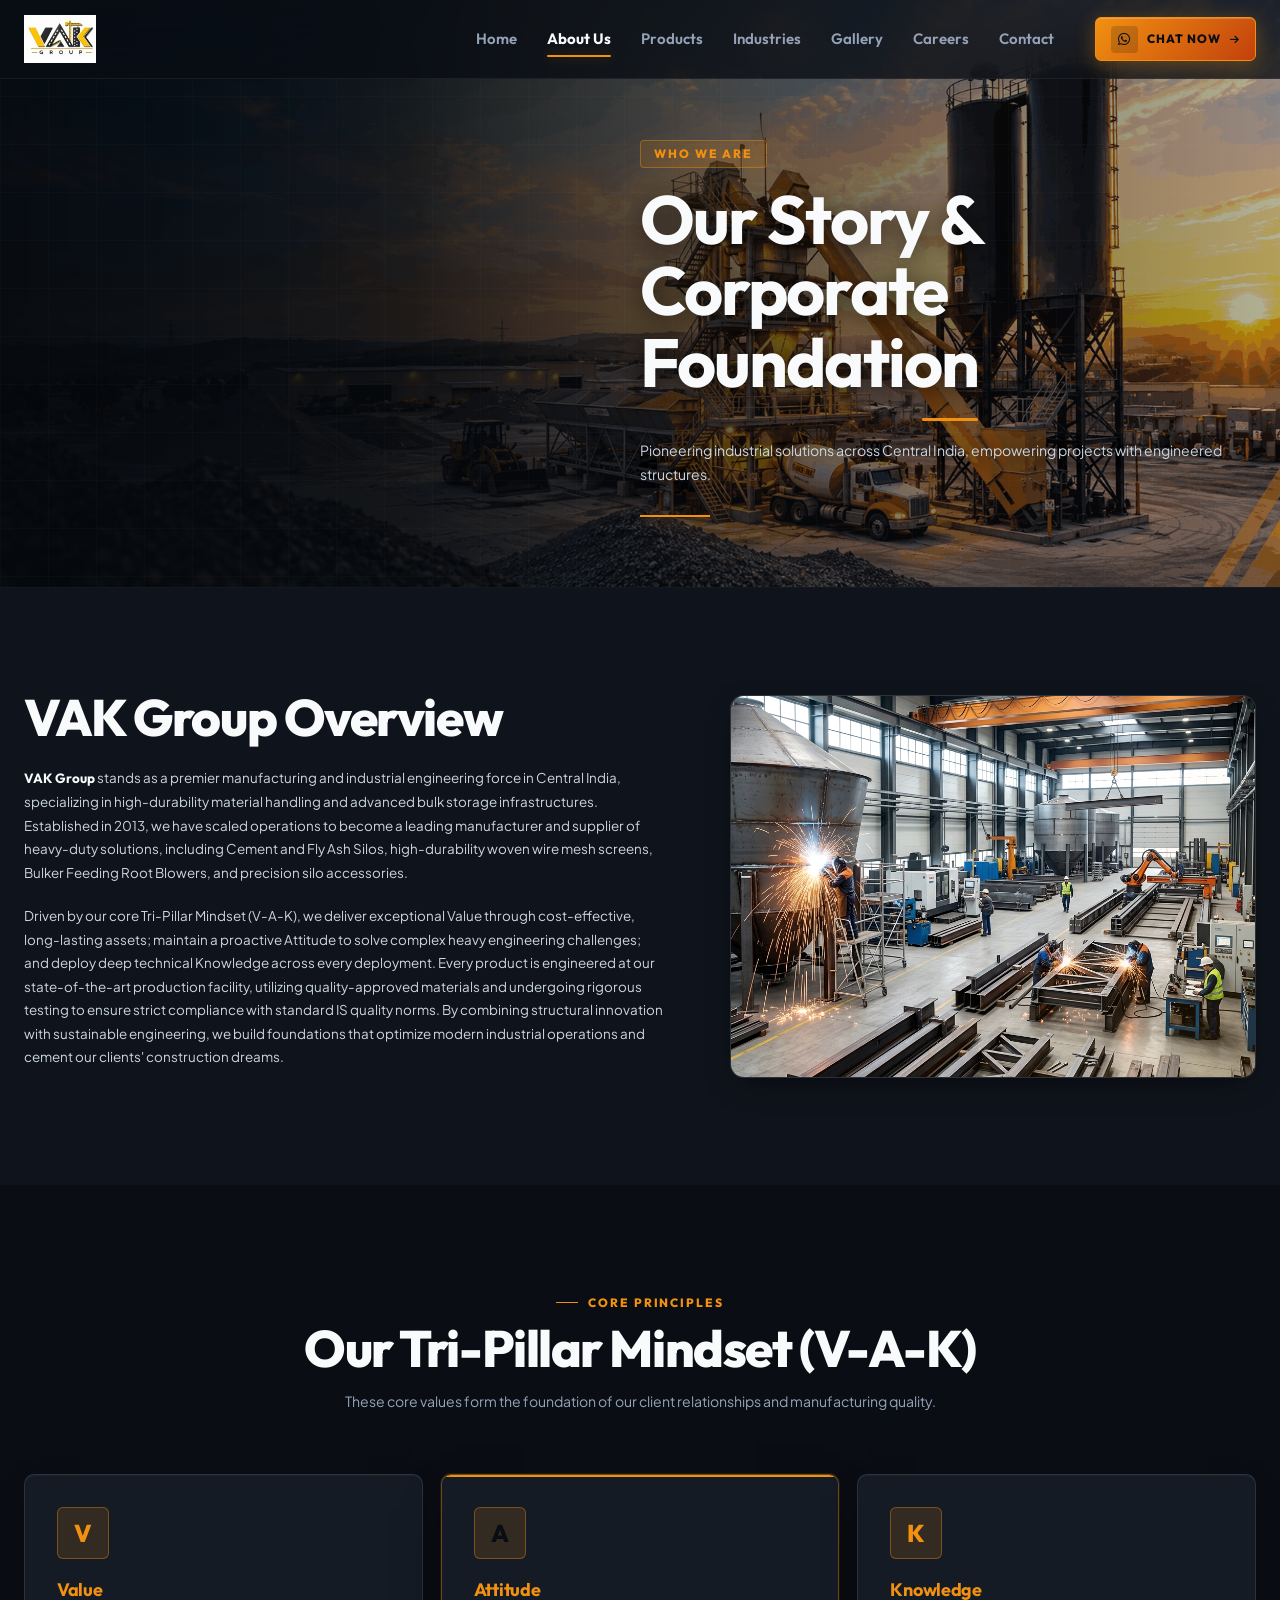
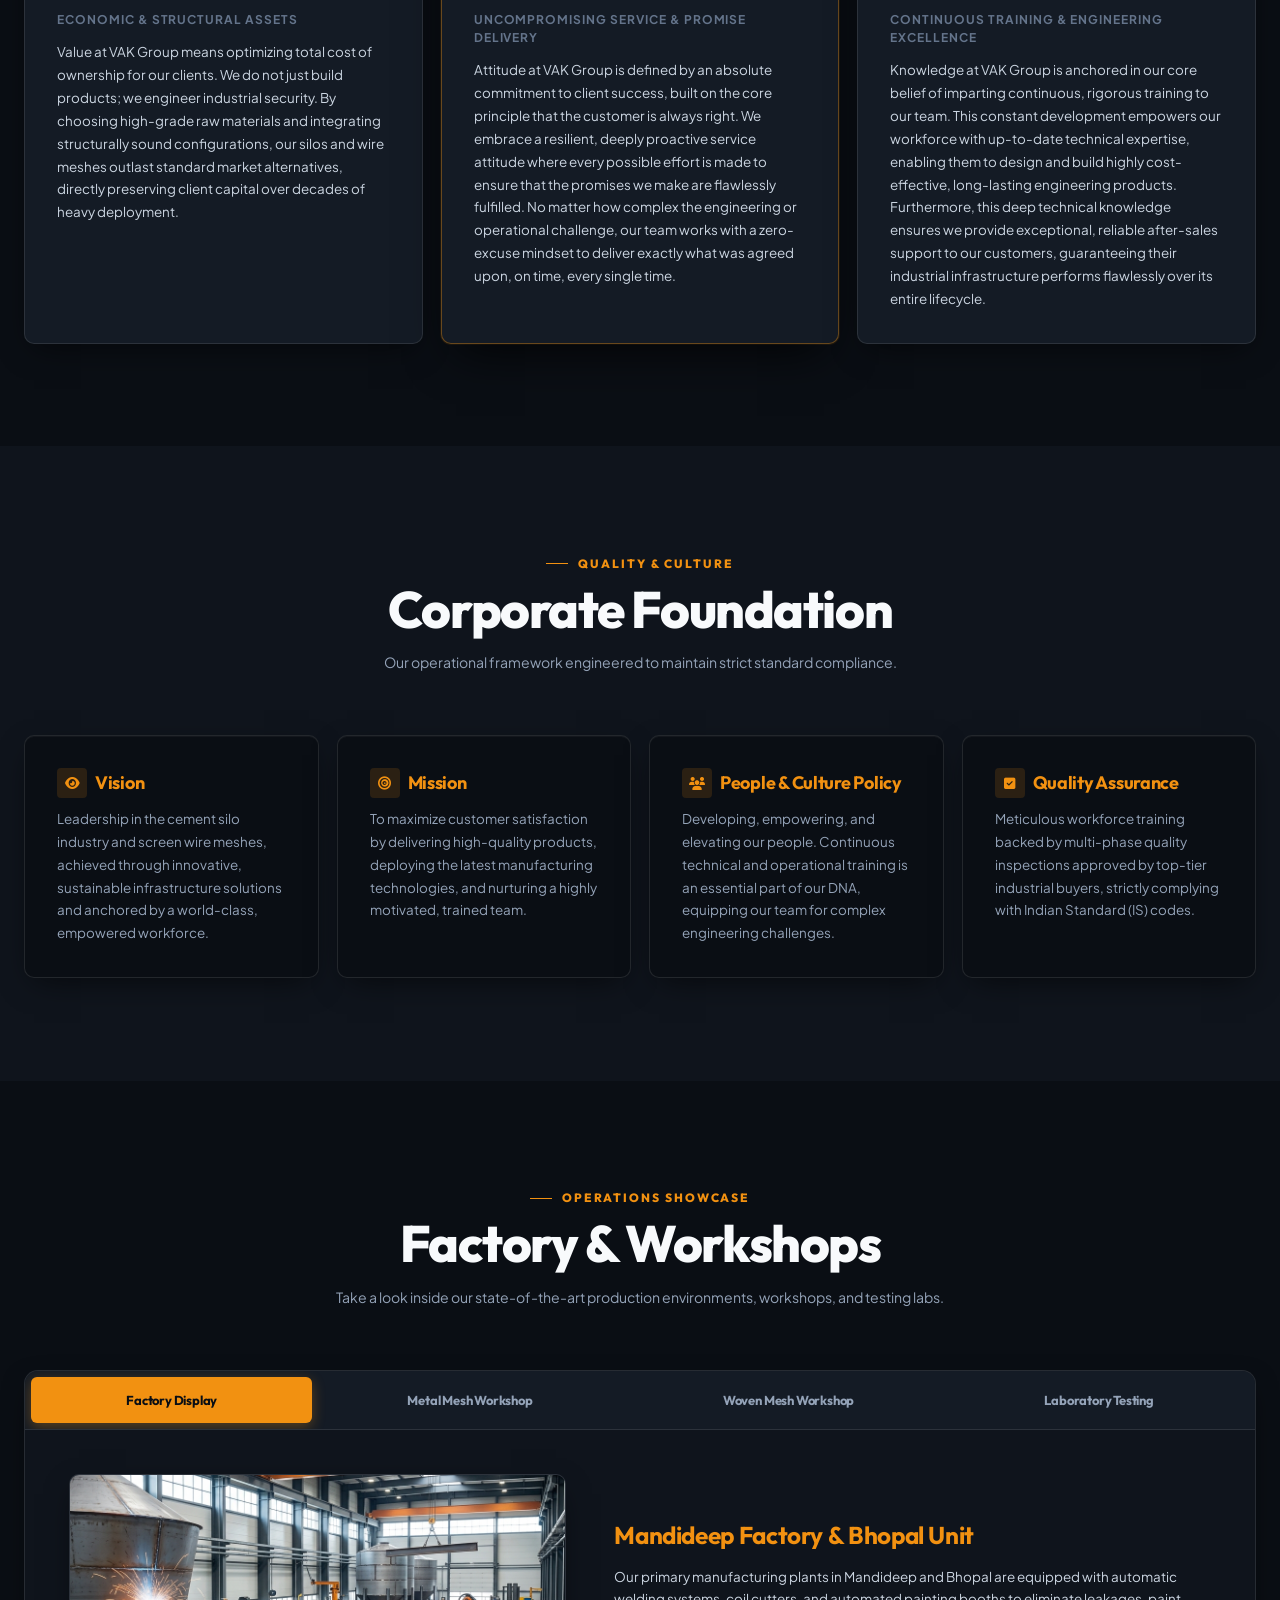
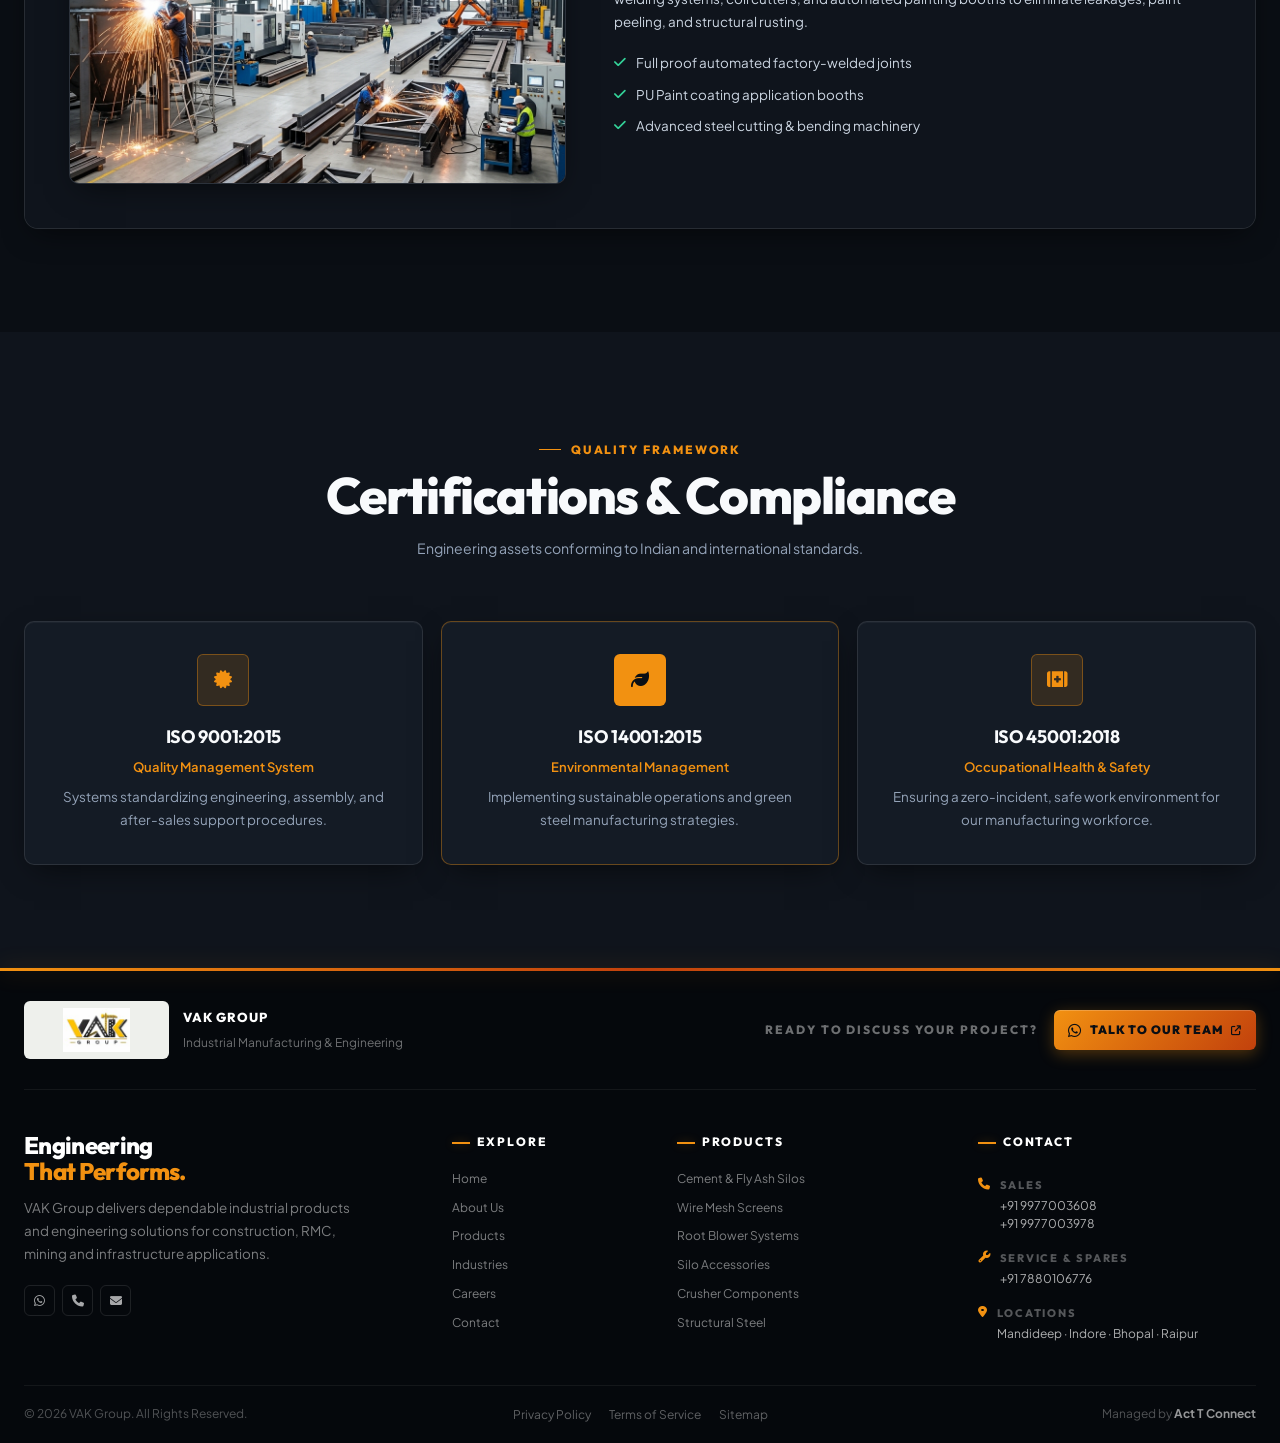
<file: about.html>
<!DOCTYPE html>
<html lang="en">
<head>
    <meta charset="UTF-8">
    <meta name="viewport" content="width=device-width, initial-scale=1.0">
    <title>About Us | VAK Group - Material Handling & Bulk Storage</title>
    <meta name="description" content="Learn about VAK Group, established in 2013, and our Tri-Pillar Mindset (Value, Attitude, Knowledge) driving B2B heavy engineering solutions in Central India.">
    <!-- Font Awesome CDN -->
    <link rel="stylesheet" href="https://cdnjs.cloudflare.com/ajax/libs/font-awesome/6.4.0/css/all.min.css">
    <!-- Custom CSS -->
    <link rel="stylesheet" href="css/dark.css">
    <link rel="stylesheet" href="css/about.css">
</head>
<body>






   <header class="header" id="mainHeader">

    <div class="nav-container">

<!-- LOGO -->
<a href="index.html"
   class="logo-wrapper"
   aria-label="VAK Group Industries">

    <img
        src="images/logo.jpg"
        alt="VAK Group Industries"
        class="logo-image"
    >

</a>


        <!-- DESKTOP NAVIGATION -->
        <nav class="desktop-nav">

            <a href="index.html" class="nav-link ">
                Home
            </a>

            <a href="about.html" class="nav-link active">
                About Us
            </a>

            <a href="products.html" class="nav-link">
                Products
            </a>

            <a href="industries.html" class="nav-link">
                Industries
            </a>

            <a href="gallery.html" class="nav-link">
                Gallery
            </a>

            <a href="careers.html" class="nav-link">
                Careers
            </a>

            <a href="contact.html" class="nav-link">
                Contact
            </a>

        </nav>


        <!-- DESKTOP CTA -->
        <a
            href="#"
            onclick="enquireProduct('General Website Inquiry'); return false;"
            class="nav-cta"
        >
            <span class="cta-whatsapp">
                <i class="fab fa-whatsapp"></i>
            </span>

            <span>Chat Now</span>

            <i class="fas fa-arrow-right cta-arrow"></i>
        </a>


        <!-- MOBILE TOGGLE -->
        <button
            class="menu-toggle"
            id="menuToggle"
            type="button"
            aria-label="Toggle Menu"
            aria-expanded="false"
        >
            <span></span>
            <span></span>
            <span></span>
        </button>

    </div>


    <div class="mobile-menu" id="navMenu">

        <div class="mobile-menu-inner">

            <a href="index.html" class="mobile-nav-link ">
                <span class="menu-number">01</span>
                <span>Home</span>
                <i class="fas fa-arrow-right"></i>
            </a>

            <a href="about.html" class="mobile-nav-link active">
                <span class="menu-number">02</span>
                <span>About Us</span>
                <i class="fas fa-arrow-right"></i>
            </a>

            <a href="products.html" class="mobile-nav-link">
                <span class="menu-number">03</span>
                <span>Products</span>
                <i class="fas fa-arrow-right"></i>
            </a>

            <a href="industries.html" class="mobile-nav-link">
                <span class="menu-number">04</span>
                <span>Industries</span>
                <i class="fas fa-arrow-right"></i>
            </a>

            <a href="gallery.html" class="mobile-nav-link">
                <span class="menu-number">05</span>
                <span>Gallery</span>
                <i class="fas fa-arrow-right"></i>
            </a>

            <a href="careers.html" class="mobile-nav-link">
                <span class="menu-number">06</span>
                <span>Careers</span>
                <i class="fas fa-arrow-right"></i>
            </a>

            <a href="contact.html" class="mobile-nav-link">
                <span class="menu-number">07</span>
                <span>Contact</span>
                <i class="fas fa-arrow-right"></i>
            </a>


            <!-- MOBILE CTA -->
            <a
                href="#"
                onclick="enquireProduct('General Website Inquiry'); return false;"
                class="mobile-cta"
            >
                <span>
                    <i class="fab fa-whatsapp"></i>
                    Chat Now
                </span>

                <i class="fas fa-arrow-right"></i>
            </a>

        </div>

    </div>

</header>






<section class="hero about-hero" id="aboutHero">

    <div class="about-hero-overlay"></div>

    <div class="about-hero-content">

        <span class="hero-tag">
            Who We Are
        </span>

        <h1 class="hero-title">
            Our Story &amp; Corporate Foundation
        </h1>

        <p class="hero-desc">
            Pioneering industrial solutions across Central India,
            empowering projects with engineered structures.
        </p>

        <div class="about-hero-line"></div>

    </div>

</section>

    <!-- Detailed About Us Section -->
    <section class="section section-alt" id="companyIntro">
        <div class="section-container" style="display: grid; grid-template-columns: 1.1fr 0.9fr; gap: 50px; align-items: center;">
            <div>
                <h2 class="section-title" style="text-align: left; margin-bottom: 20px;">VAK Group Overview</h2>
                <p style="margin-bottom: 20px; font-size: 1.05rem; line-height: 1.7; color: var(--text-primary);">
                    <strong>VAK Group</strong> stands as a premier manufacturing and industrial engineering force in Central India, specializing in high-durability material handling and advanced bulk storage infrastructures. Established in 2013, we have scaled operations to become a leading manufacturer and supplier of heavy-duty solutions, including Cement and Fly Ash Silos, high-durability woven wire mesh screens, Bulker Feeding Root Blowers, and precision silo accessories.
                </p>
                <p style="font-size: 1.05rem; line-height: 1.7;">
                    Driven by our core Tri-Pillar Mindset (V-A-K), we deliver exceptional Value through cost-effective, long-lasting assets; maintain a proactive Attitude to solve complex heavy engineering challenges; and deploy deep technical Knowledge across every deployment. Every product is engineered at our state-of-the-art production facility, utilizing quality-approved materials and undergoing rigorous testing to ensure strict compliance with standard IS quality norms. By combining structural innovation with sustainable engineering, we build foundations that optimize modern industrial operations and cement our clients' construction dreams.
                </p>
            </div>
            <div class="hero-visual">
                <div class="hero-image-wrapper">
                    <img src="images/factory_workshop.png" alt="VAK Group Mandideep Factory Floor" width="550" height="400">
                </div>
            </div>
        </div>
    </section>

    <!-- Tri-Pillar Mindset Section -->
    <section class="section" id="triPillarMindset">
        <div class="section-container">
            <div class="section-header">
                <span class="section-tag">Core Principles</span>
                <h2 class="section-title">Our Tri-Pillar Mindset (V-A-K)</h2>
                <p class="section-desc">These core values form the foundation of our client relationships and manufacturing quality.</p>
            </div>
            
            <div class="cards-grid" style="grid-template-columns: repeat(auto-fit, minmax(320px, 1fr));">
                <!-- Value Card -->
                <div class="card">
                    <div class="card-icon" style="background: rgba(242, 145, 17, 0.15); color: var(--accent-color); font-weight: 800; font-size: 1.8rem; font-family: var(--font-heading);">V</div>
                    <h3 class="card-title" style="color: var(--accent-color);">Value</h3>
                    <p class="card-desc" style="font-size: 0.85rem; text-transform: uppercase; margin-bottom: 12px; font-weight: 700; color: var(--text-muted);">Economic & Structural Assets</p>
                    <p class="card-desc" style="color: var(--text-primary);">
                        Value at VAK Group means optimizing total cost of ownership for our clients. We do not just build products; we engineer industrial security. By choosing high-grade raw materials and integrating structurally sound configurations, our silos and wire meshes outlast standard market alternatives, directly preserving client capital over decades of heavy deployment.
                    </p>
                </div>
                
                <!-- Attitude Card -->
                <div class="card" style="border-color: var(--accent-color); box-shadow: 0 0 15px var(--accent-glow);">
                    <div class="card-icon" style="background: var(--accent-color); color: #000; font-weight: 800; font-size: 1.8rem; font-family: var(--font-heading);">A</div>
                    <h3 class="card-title" style="color: var(--accent-color);">Attitude</h3>
                    <p class="card-desc" style="font-size: 0.85rem; text-transform: uppercase; margin-bottom: 12px; font-weight: 700; color: var(--text-muted);">Uncompromising Service & Promise Delivery</p>
                    <p class="card-desc" style="color: var(--text-primary);">
                        Attitude at VAK Group is defined by an absolute commitment to client success, built on the core principle that the customer is always right. We embrace a resilient, deeply proactive service attitude where every possible effort is made to ensure that the promises we make are flawlessly fulfilled. No matter how complex the engineering or operational challenge, our team works with a zero-excuse mindset to deliver exactly what was agreed upon, on time, every single time.
                    </p>
                </div>
                
                <!-- Knowledge Card -->
                <div class="card">
                    <div class="card-icon" style="background: rgba(242, 145, 17, 0.15); color: var(--accent-color); font-weight: 800; font-size: 1.8rem; font-family: var(--font-heading);">K</div>
                    <h3 class="card-title" style="color: var(--accent-color);">Knowledge</h3>
                    <p class="card-desc" style="font-size: 0.85rem; text-transform: uppercase; margin-bottom: 12px; font-weight: 700; color: var(--text-muted);">Continuous Training & Engineering Excellence</p>
                    <p class="card-desc" style="color: var(--text-primary);">
                        Knowledge at VAK Group is anchored in our core belief of imparting continuous, rigorous training to our team. This constant development empowers our workforce with up-to-date technical expertise, enabling them to design and build highly cost-effective, long-lasting engineering products. Furthermore, this deep technical knowledge ensures we provide exceptional, reliable after-sales support to our customers, guaranteeing their industrial infrastructure performs flawlessly over its entire lifecycle.
                    </p>
                </div>
            </div>
        </div>
    </section>

    <!-- Corporate Foundation Section -->
    <section class="section section-alt" id="foundationDetails">
        <div class="section-container">
            <div class="section-header">
                <span class="section-tag">Quality & Culture</span>
                <h2 class="section-title">Corporate Foundation</h2>
                <p class="section-desc">Our operational framework engineered to maintain strict standard compliance.</p>
            </div>
            
            <div class="cards-grid" style="grid-template-columns: repeat(auto-fit, minmax(250px, 1fr));">
                <div class="card" style="background: var(--bg-primary);">
                    <h3 class="card-title" style="color: var(--accent-color); font-size: 1.15rem; margin-bottom: 10px;"><i class="fas fa-eye" style="margin-right: 8px;"></i> Vision</h3>
                    <p class="card-desc">Leadership in the cement silo industry and screen wire meshes, achieved through innovative, sustainable infrastructure solutions and anchored by a world-class, empowered workforce.</p>
                </div>
                <div class="card" style="background: var(--bg-primary);">
                    <h3 class="card-title" style="color: var(--accent-color); font-size: 1.15rem; margin-bottom: 10px;"><i class="fas fa-bullseye" style="margin-right: 8px;"></i> Mission</h3>
                    <p class="card-desc">To maximize customer satisfaction by delivering high-quality products, deploying the latest manufacturing technologies, and nurturing a highly motivated, trained team.</p>
                </div>
                <div class="card" style="background: var(--bg-primary);">
                    <h3 class="card-title" style="color: var(--accent-color); font-size: 1.15rem; margin-bottom: 10px;"><i class="fas fa-users" style="margin-right: 8px;"></i> People & Culture Policy</h3>
                    <p class="card-desc">Developing, empowering, and elevating our people. Continuous technical and operational training is an essential part of our DNA, equipping our team for complex engineering challenges.</p>
                </div>
                <div class="card" style="background: var(--bg-primary);">
                    <h3 class="card-title" style="color: var(--accent-color); font-size: 1.15rem; margin-bottom: 10px;"><i class="fas fa-square-check" style="margin-right: 8px;"></i> Quality Assurance</h3>
                    <p class="card-desc">Meticulous workforce training backed by multi-phase quality inspections approved by top-tier industrial buyers, strictly complying with Indian Standard (IS) codes.</p>
                </div>
            </div>
        </div>
    </section>

    <!-- Factory & Workshop Tabs Section -->
    <section class="section" id="workshopShowcase">
        <div class="section-container">
            <div class="section-header">
                <span class="section-tag">Operations Showcase</span>
                <h2 class="section-title">Factory & Workshops</h2>
                <p class="section-desc">Take a look inside our state-of-the-art production environments, workshops, and testing labs.</p>
            </div>
            
            <div class="tab-container">
                <div class="tab-nav">
                    <button class="tab-btn active" data-tab="factoryShow">Factory Display</button>
                    <button class="tab-btn" data-tab="metalMesh">Metal Mesh Workshop</button>
                    <button class="tab-btn" data-tab="wovenMesh">Woven Mesh Workshop</button>
                    <button class="tab-btn" data-tab="testingLab">Laboratory Testing</button>
                </div>
                
                <!-- Factory Tab -->
                <div class="tab-content active" id="factoryShow">
                    <div style="display: grid; grid-template-columns: 1fr 1.2fr; gap: 40px; align-items: center;">
                        <img src="images/factory_workshop.png" alt="Factory Floor Display" style="border-radius: 8px; border: 1px solid var(--border-color);">
                        <div>
                            <h3 style="font-size: 1.6rem; color: var(--accent-color); margin-bottom: 15px;">Mandideep Factory & Bhopal Unit</h3>
                            <p style="margin-bottom: 15px;">Our primary manufacturing plants in Mandideep and Bhopal are equipped with automatic welding systems, coil cutters, and automated painting booths to eliminate leakages, paint peeling, and structural rusting.</p>
                            <ul style="list-style: none; display: flex; flex-direction: column; gap: 10px;">
                                <li><i class="fas fa-check" style="color: #4ade80; margin-right: 10px;"></i> Full proof automated factory-welded joints</li>
                                <li><i class="fas fa-check" style="color: #4ade80; margin-right: 10px;"></i> PU Paint coating application booths</li>
                                <li><i class="fas fa-check" style="color: #4ade80; margin-right: 10px;"></i> Advanced steel cutting & bending machinery</li>
                            </ul>
                        </div>
                    </div>
                </div>

                <!-- Metal Mesh Tab -->
                <div class="tab-content" id="metalMesh">
                    <div style="display: grid; grid-template-columns: 1fr 1.2fr; gap: 40px; align-items: center;">
                        <img src="images/wire_mesh.png" alt="Metal Mesh Workshop" style="border-radius: 8px; border: 1px solid var(--border-color);">
                        <div>
                            <h3 style="font-size: 1.6rem; color: var(--accent-color); margin-bottom: 15px;">Metal Mesh & Screen Panel Workshop</h3>
                            <p style="margin-bottom: 15px;">Dedicated section for designing and manufacturing screen panels, anti-clog wire meshes, Knap-ex screens, and polyurethane screen systems for mineral screening and aggregate crushers.</p>
                            <ul style="list-style: none; display: flex; flex-direction: column; gap: 10px;">
                                <li><i class="fas fa-check" style="color: #4ade80; margin-right: 10px;"></i> Specialized weaving looms for lock-crimp and flat-top styles</li>
                                <li><i class="fas fa-check" style="color: #4ade80; margin-right: 10px;"></i> High tensile spring steel wire raw materials</li>
                                <li><i class="fas fa-check" style="color: #4ade80; margin-right: 10px;"></i> Custom aperture size tolerances strictly controlled</li>
                            </ul>
                        </div>
                    </div>
                </div>

                <!-- Woven Mesh Tab -->
                <div class="tab-content" id="wovenMesh">
                    <div style="display: grid; grid-template-columns: 1fr 1.2fr; gap: 40px; align-items: center;">
                        <img src="images/wire_mesh.png" alt="Woven Mesh Production" style="border-radius: 8px; border: 1px solid var(--border-color);">
                        <div>
                            <h3 style="font-size: 1.6rem; color: var(--accent-color); margin-bottom: 15px;">Woven Mesh Production Lines</h3>
                            <p style="margin-bottom: 15px;">Our heavy-duty weaving section handles heavy wire diameters, creating wear-resistant screening products used by major mining groups and quarry operators across Central India.</p>
                            <ul style="list-style: none; display: flex; flex-direction: column; gap: 10px;">
                                <li><i class="fas fa-check" style="color: #4ade80; margin-right: 10px;"></i> Manganese steel and high carbon wire options</li>
                                <li><i class="fas fa-check" style="color: #4ade80; margin-right: 10px;"></i> Anti-Clog wave configurations (A & B styles)</li>
                                <li><i class="fas fa-check" style="color: #4ade80; margin-right: 10px;"></i> Reinforced hooks for quick screen tensioning</li>
                            </ul>
                        </div>
                    </div>
                </div>

                <!-- Testing Lab Tab -->
                <div class="tab-content" id="testingLab">
                    <div style="display: grid; grid-template-columns: 1fr 1.2fr; gap: 40px; align-items: center;">
                        <img src="images/factory_workshop.png" alt="Quality Control Laboratory" style="border-radius: 8px; border: 1px solid var(--border-color);">
                        <div>
                            <h3 style="font-size: 1.6rem; color: var(--accent-color); margin-bottom: 15px;">Laboratory & Quality Testing</h3>
                            <p style="margin-bottom: 15px;">Strict metallurgical and stress-testing processes. Every batch of steel plates, wire rolls, and accessories undergoes comprehensive inspections to guarantee field durability.</p>
                            <ul style="list-style: none; display: flex; flex-direction: column; gap: 10px;">
                                <li><i class="fas fa-check" style="color: #4ade80; margin-right: 10px;"></i> Tensile strength testing for spring steel wires</li>
                                <li><i class="fas fa-check" style="color: #4ade80; margin-right: 10px;"></i> Weld penetration ultrasound checking for silo shells</li>
                                <li><i class="fas fa-check" style="color: #4ade80; margin-right: 10px;"></i> PU paint thickness (DFT) checks</li>
                            </ul>
                        </div>
                    </div>
                </div>
            </div>
        </div>
    </section>

    <!-- Certifications Section -->
    <section class="section section-alt" id="certifications">
        <div class="section-container">
            <div class="section-header">
                <span class="section-tag">Quality Framework</span>
                <h2 class="section-title">Certifications & Compliance</h2>
                <p class="section-desc">Engineering assets conforming to Indian and international standards.</p>
            </div>
            
            <div class="cards-grid" style="grid-template-columns: repeat(auto-fit, minmax(280px, 1fr)); text-align: center;">
                <div class="card">
                    <div class="card-icon" style="margin: 0 auto 20px auto;"><i class="fas fa-certificate"></i></div>
                    <h3 class="card-title">ISO 9001:2015</h3>
                    <p class="card-desc" style="color: var(--accent-color); font-weight: 600; margin-bottom: 8px;">Quality Management System</p>
                    <p class="card-desc">Systems standardizing engineering, assembly, and after-sales support procedures.</p>
                </div>
                <div class="card" style="border-color: var(--accent-color);">
                    <div class="card-icon" style="margin: 0 auto 20px auto; background: var(--accent-color); color: #000;"><i class="fas fa-leaf"></i></div>
                    <h3 class="card-title">ISO 14001:2015</h3>
                    <p class="card-desc" style="color: var(--accent-color); font-weight: 600; margin-bottom: 8px;">Environmental Management</p>
                    <p class="card-desc">Implementing sustainable operations and green steel manufacturing strategies.</p>
                </div>
                <div class="card">
                    <div class="card-icon" style="margin: 0 auto 20px auto;"><i class="fas fa-kit-medical"></i></div>
                    <h3 class="card-title">ISO 45001:2018</h3>
                    <p class="card-desc" style="color: var(--accent-color); font-weight: 600; margin-bottom: 8px;">Occupational Health & Safety</p>
                    <p class="card-desc">Ensuring a zero-incident, safe work environment for our manufacturing workforce.</p>
                </div>
            </div>
        </div>
    </section>





<footer class="site-footer">

    <!-- Accent line -->
    <div class="footer-accent"></div>

    <div class="footer-container">

        <!-- =====================
             TOP BRAND ROW
        ====================== -->
        <div class="footer-top">

            <div class="footer-brand">

                <div class="footer-logo">
                    <img
                        src="images/VAK_logo.jpg"
                        alt="VAK Group"
                    >
                </div>

                <div class="footer-brand-text">
                    <span>VAK GROUP</span>
                    <p>
                        Industrial Manufacturing & Engineering
                    </p>
                </div>

            </div>


            <div class="footer-connect">

                <span>READY TO DISCUSS YOUR PROJECT?</span>

                <a
                    href="https://wa.me/919977003608"
                    target="_blank"
                    rel="noreferrer"
                    class="footer-whatsapp"
                >
                    <i class="fab fa-whatsapp"></i>
                    Talk to Our Team
                    <i class="fas fa-arrow-up-right-from-square"></i>
                </a>

            </div>

        </div>


        <!-- =====================
             MAIN FOOTER
        ====================== -->
        <div class="footer-main">


            <!-- Company -->
            <div class="footer-company">

                <h3>
                    Engineering
                    <span>That Performs.</span>
                </h3>

                <p>
                    VAK Group delivers dependable industrial products
                    and engineering solutions for construction, RMC,
                    mining and infrastructure applications.
                </p>

                <div class="footer-social">

                    <a
                        href="https://wa.me/919977003608"
                        target="_blank"
                        rel="noreferrer"
                        aria-label="WhatsApp"
                    >
                        <i class="fab fa-whatsapp"></i>
                    </a>

                    <a
                        href="tel:+919977003608"
                        aria-label="Phone"
                    >
                        <i class="fas fa-phone"></i>
                    </a>

                    <a
                        href="mailto:sales@vakgroup.com"
                        aria-label="Email"
                    >
                        <i class="fas fa-envelope"></i>
                    </a>

                </div>

            </div>


            <!-- Navigation -->
            <div class="footer-column">

                <h4>EXPLORE</h4>

                <a href="#">Home</a>
                <a href="#about">About Us</a>
                <a href="#products">Products</a>
                <a href="#industries">Industries</a>
                <a href="#careers">Careers</a>
                <a href="#contact">Contact</a>

            </div>


            <!-- Products -->
            <div class="footer-column">

                <h4>PRODUCTS</h4>

                <a href="#products">
                    Cement & Fly Ash Silos
                </a>

                <a href="#products">
                    Wire Mesh Screens
                </a>

                <a href="#products">
                    Root Blower Systems
                </a>

                <a href="#products">
                    Silo Accessories
                </a>

                <a href="#products">
                    Crusher Components
                </a>

                <a href="#products">
                    Structural Steel
                </a>

            </div>


            <!-- Contact -->
            <div class="footer-column footer-contact">

                <h4>CONTACT</h4>

                <div class="footer-contact-item">

                    <i class="fas fa-phone"></i>

                    <div>
                        <span>SALES</span>

                        <a href="tel:+919977003608">
                            +91 9977003608
                        </a>

                        <a href="tel:+919977003978">
                            +91 9977003978
                        </a>
                    </div>

                </div>


                <div class="footer-contact-item">

                    <i class="fas fa-wrench"></i>

                    <div>
                        <span>SERVICE & SPARES</span>

                        <a href="tel:+917880106776">
                            +91 7880106776
                        </a>
                    </div>

                </div>


                <div class="footer-contact-item">

                    <i class="fas fa-location-dot"></i>

                    <div>
                        <span>LOCATIONS</span>

                        <p>
                            Mandideep · Indore · Bhopal · Raipur
                        </p>
                    </div>

                </div>

            </div>

        </div>


        <!-- =====================
             BOTTOM
        ====================== -->
        <div class="footer-bottom">

            <p>
                © 2026 VAK Group. All Rights Reserved.
            </p>

            <div class="footer-bottom-links">

                <a href="#">
                    Privacy Policy
                </a>

                <a href="#">
                    Terms of Service
                </a>

                <a href="#">
                    Sitemap
                </a>

            </div>

            <p class="footer-managed">
                Managed by
                <a
                    href="https://acttconnect.com"
                    target="_blank"
                    rel="noopener noreferrer"
                >
                    Act T Connect
                </a>
            </p>

        </div>

    </div>

</footer>



    <!-- Main JavaScript -->
    <script src="js/main.js"></script>
</body>
</html>
</file>
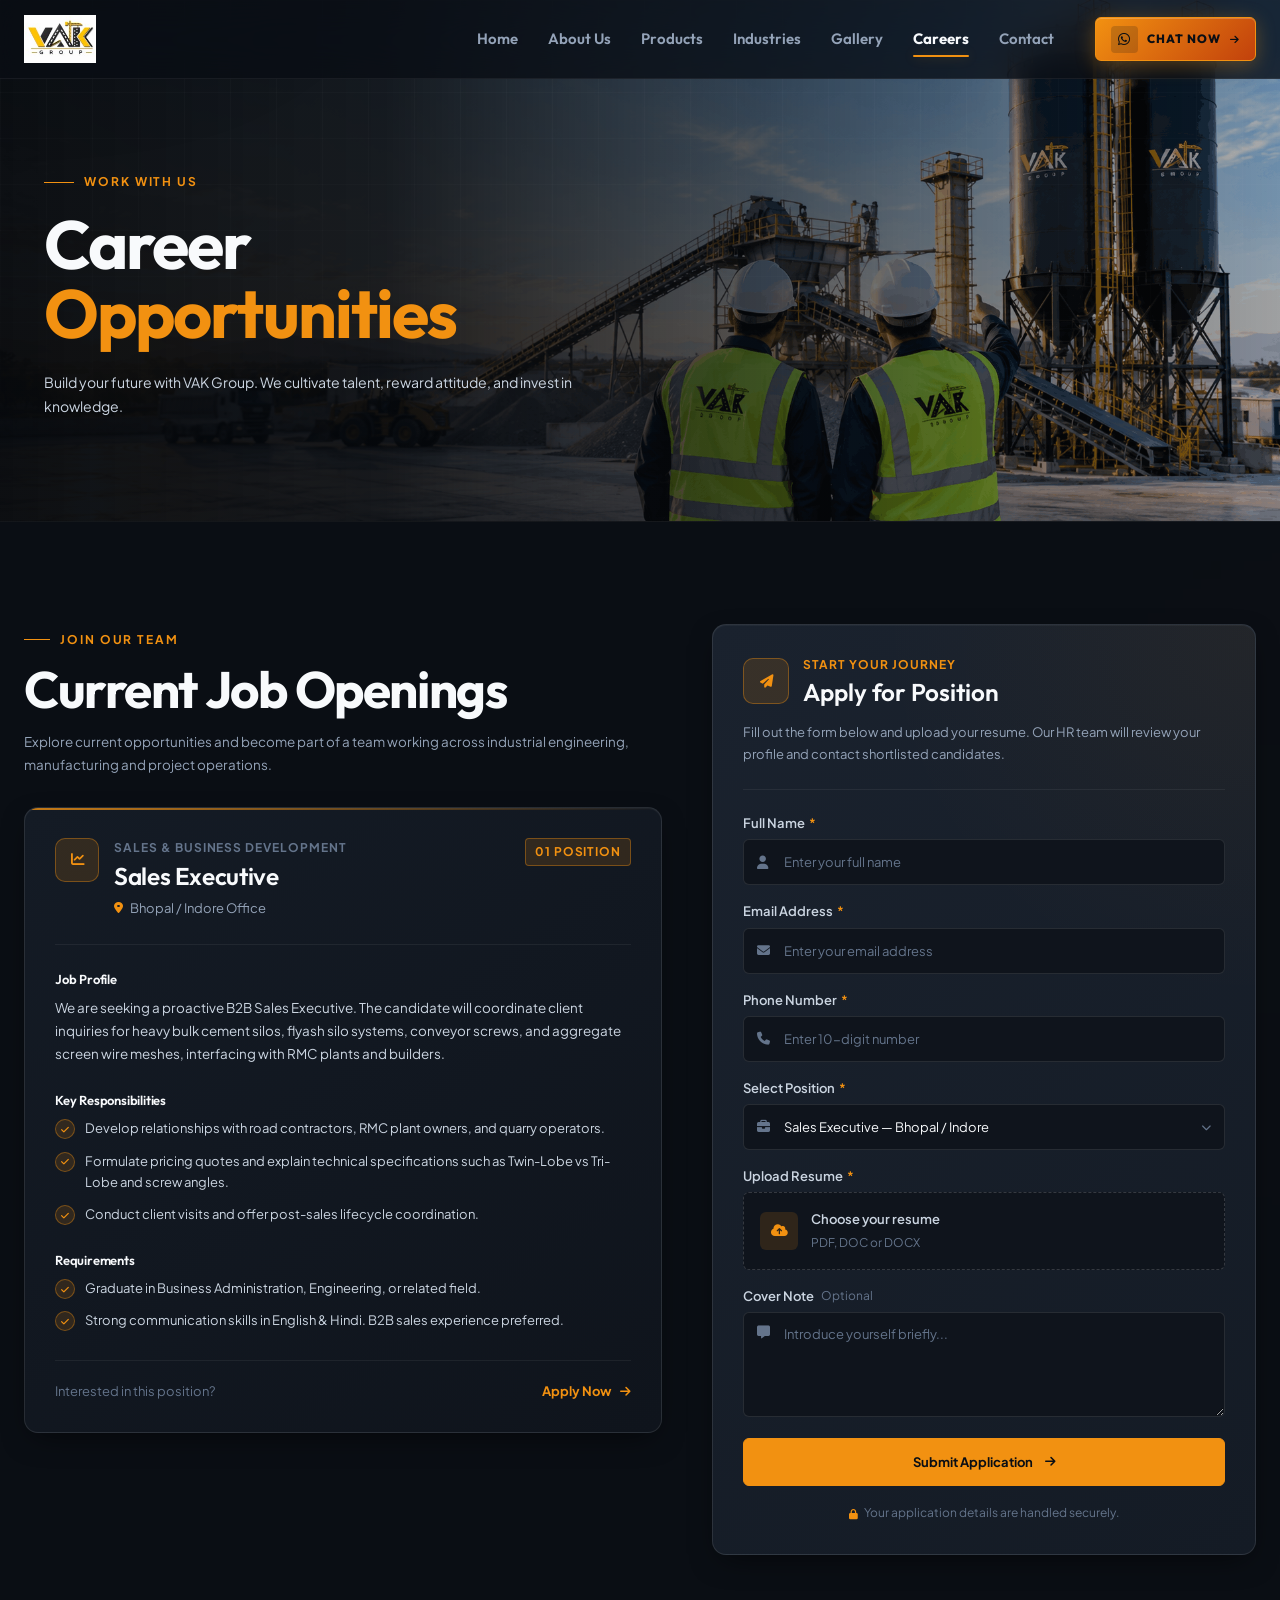
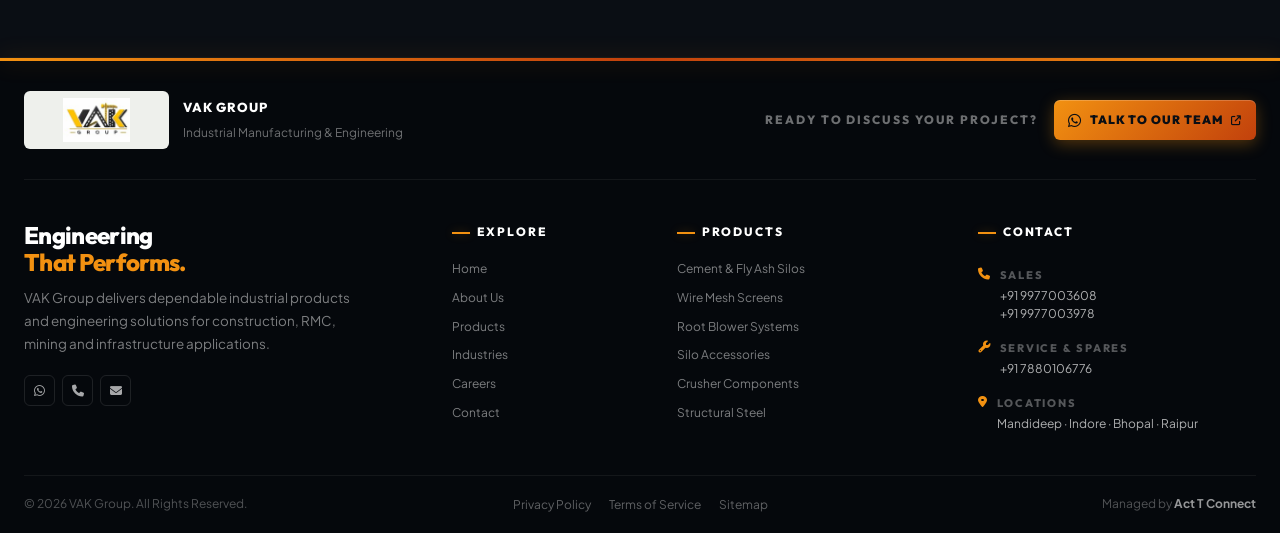
<file: careers.html>
<!DOCTYPE html>
<html lang="en">
<head>
    <meta charset="UTF-8">
    <meta name="viewport" content="width=device-width, initial-scale=1.0">
    <title>Careers | VAK Group - Heavy Engineering Jobs</title>
    <meta name="description" content="Join VAK Group, Central India's leading industrial manufacturer. Explore current B2B engineering and sales openings.">
    <!-- Font Awesome CDN -->
    <link rel="stylesheet" href="https://cdnjs.cloudflare.com/ajax/libs/font-awesome/6.4.0/css/all.min.css">
    <!-- Custom CSS -->
    <!-- <link rel="stylesheet" href="css/style.css"> -->
     <link rel="stylesheet" href="css/dark.css">
     <link rel="stylesheet" href="css/careers.css">
</head>
<body>


 
   <header class="header" id="mainHeader">

    <div class="nav-container">

<!-- LOGO -->
<a href="index.html"
   class="logo-wrapper"
   aria-label="VAK Group Industries">

    <img
        src="images/logo.jpg"
        alt="VAK Group Industries"
        class="logo-image"
    >

</a>


        <!-- DESKTOP NAVIGATION -->
        <nav class="desktop-nav">

            <a href="index.html" class="nav-link ">
                Home
            </a>

            <a href="about.html" class="nav-link">
                About Us
            </a>

            <a href="products.html" class="nav-link">
                Products
            </a>

            <a href="industries.html" class="nav-link">
                Industries
            </a>

            <a href="gallery.html" class="nav-link">
                Gallery
            </a>

            <a href="careers.html" class="nav-link active">
                Careers
            </a>

            <a href="contact.html" class="nav-link">
                Contact
            </a>

        </nav>


        <!-- DESKTOP CTA -->
        <a
            href="#"
            onclick="enquireProduct('General Website Inquiry'); return false;"
            class="nav-cta"
        >
            <span class="cta-whatsapp">
                <i class="fab fa-whatsapp"></i>
            </span>

            <span>Chat Now</span>

            <i class="fas fa-arrow-right cta-arrow"></i>
        </a>


        <!-- MOBILE TOGGLE -->
        <button
            class="menu-toggle"
            id="menuToggle"
            type="button"
            aria-label="Toggle Menu"
            aria-expanded="false"
        >
            <span></span>
            <span></span>
            <span></span>
        </button>

    </div>


    <div class="mobile-menu" id="navMenu">

        <div class="mobile-menu-inner">

            <a href="index.html" class="mobile-nav-link">
                <span class="menu-number">01</span>
                <span>Home</span>
                <i class="fas fa-arrow-right"></i>
            </a>

            <a href="about.html" class="mobile-nav-link">
                <span class="menu-number">02</span>
                <span>About Us</span>
                <i class="fas fa-arrow-right"></i>
            </a>

            <a href="products.html" class="mobile-nav-link">
                <span class="menu-number">03</span>
                <span>Products</span>
                <i class="fas fa-arrow-right"></i>
            </a>

            <a href="industries.html" class="mobile-nav-link">
                <span class="menu-number">04</span>
                <span>Industries</span>
                <i class="fas fa-arrow-right"></i>
            </a>

            <a href="gallery.html" class="mobile-nav-link">
                <span class="menu-number">05</span>
                <span>Gallery</span>
                <i class="fas fa-arrow-right"></i>
            </a>

            <a href="careers.html" class="mobile-nav-link  active">
                <span class="menu-number">06</span>
                <span>Careers</span>
                <i class="fas fa-arrow-right"></i>
            </a>

            <a href="contact.html" class="mobile-nav-link">
                <span class="menu-number">07</span>
                <span>Contact</span>
                <i class="fas fa-arrow-right"></i>
            </a>


            <!-- MOBILE CTA -->
            <a
                href="#"
                onclick="enquireProduct('General Website Inquiry'); return false;"
                class="mobile-cta"
            >
                <span>
                    <i class="fab fa-whatsapp"></i>
                    Chat Now
                </span>

                <i class="fas fa-arrow-right"></i>
            </a>

        </div>

    </div>

</header>

<!-- =========================================================
     CAREERS HERO
     ========================================================= -->

<section class="new-careers-hero" id="new-careers-hero">

    <div class="new-careers-hero-overlay"></div>

    <div class="new-careers-hero-inner">

        <span class="new-careers-hero-eyebrow">
            Work With Us
        </span>

        <h1 class="new-careers-hero-title">
            Career
            <span>Opportunities</span>
        </h1>

        <p class="new-careers-hero-description">
            Build your future with VAK Group. We cultivate talent,
            reward attitude, and invest in knowledge.
        </p>

    </div>

</section>


<!-- =========================================================
     CAREERS CONTENT
     ========================================================= -->

<section class="new-careers-section" id="new-careers-section">

    <div class="new-careers-container">

        <div class="new-careers-layout">


            <!-- =================================================
                 LEFT — JOB OPENINGS
                 ================================================= -->

            <div class="new-careers-openings">

                <div class="new-careers-heading-block">

                    <span class="new-careers-section-label">
                        Join Our Team
                    </span>

                    <h2 class="new-careers-section-title">
                        Current Job Openings
                    </h2>

                    <p class="new-careers-section-description">
                        Explore current opportunities and become part
                        of a team working across industrial engineering,
                        manufacturing and project operations.
                    </p>

                </div>


                <!-- Job Card -->
                <article class="new-careers-job-card">

                    <div class="new-careers-job-top">

                        <div class="new-careers-job-heading">

                            <div class="new-careers-job-icon">
                                <i class="fas fa-chart-line"></i>
                            </div>

                            <div>

                                <span class="new-careers-job-department">
                                    Sales & Business Development
                                </span>

                                <h3 class="new-careers-job-title">
                                    Sales Executive
                                </h3>

                                <div class="new-careers-job-location">
                                    <i class="fas fa-location-dot"></i>
                                    Bhopal / Indore Office
                                </div>

                            </div>

                        </div>

                        <span class="new-careers-position-badge">
                            01 POSITION
                        </span>

                    </div>


                    <div class="new-careers-divider"></div>


                    <!-- Job Profile -->
                    <div class="new-careers-job-section">

                        <h4 class="new-careers-job-subtitle">
                            Job Profile
                        </h4>

                        <p class="new-careers-job-text">
                            We are seeking a proactive B2B Sales Executive.
                            The candidate will coordinate client inquiries
                            for heavy bulk cement silos, flyash silo systems,
                            conveyor screws, and aggregate screen wire meshes,
                            interfacing with RMC plants and builders.
                        </p>

                    </div>


                    <!-- Responsibilities -->
                    <div class="new-careers-job-section">

                        <h4 class="new-careers-job-subtitle">
                            Key Responsibilities
                        </h4>

                        <ul class="new-careers-list">

                            <li>
                                <span class="new-careers-check">
                                    <i class="fas fa-check"></i>
                                </span>

                                <span>
                                    Develop relationships with road contractors,
                                    RMC plant owners, and quarry operators.
                                </span>
                            </li>

                            <li>
                                <span class="new-careers-check">
                                    <i class="fas fa-check"></i>
                                </span>

                                <span>
                                    Formulate pricing quotes and explain technical
                                    specifications such as Twin-Lobe vs Tri-Lobe
                                    and screw angles.
                                </span>
                            </li>

                            <li>
                                <span class="new-careers-check">
                                    <i class="fas fa-check"></i>
                                </span>

                                <span>
                                    Conduct client visits and offer post-sales
                                    lifecycle coordination.
                                </span>
                            </li>

                        </ul>

                    </div>


                    <!-- Requirements -->
                    <div class="new-careers-job-section">

                        <h4 class="new-careers-job-subtitle">
                            Requirements
                        </h4>

                        <ul class="new-careers-list">

                            <li>
                                <span class="new-careers-check">
                                    <i class="fas fa-check"></i>
                                </span>

                                <span>
                                    Graduate in Business Administration,
                                    Engineering, or related field.
                                </span>
                            </li>

                            <li>
                                <span class="new-careers-check">
                                    <i class="fas fa-check"></i>
                                </span>

                                <span>
                                    Strong communication skills in English
                                    & Hindi. B2B sales experience preferred.
                                </span>
                            </li>

                        </ul>

                    </div>


                    <div class="new-careers-job-footer">

                        <span class="new-careers-job-footer-text">
                            Interested in this position?
                        </span>

                        <a
                            href="#new-application-card"
                            class="new-careers-apply-link"
                        >
                            Apply Now
                            <i class="fas fa-arrow-right"></i>
                        </a>

                    </div>

                </article>

            </div>


            <!-- =================================================
                 RIGHT — APPLICATION FORM
                 ================================================= -->

            <aside
                class="new-careers-application-card"
                id="new-application-card"
            >

                <div class="new-careers-application-header">

                    <div class="new-careers-application-icon">
                        <i class="fas fa-paper-plane"></i>
                    </div>

                    <div>

                        <span class="new-careers-application-label">
                            Start Your Journey
                        </span>

                        <h3 class="new-careers-application-title">
                            Apply for Position
                        </h3>

                    </div>

                </div>


                <p class="new-careers-application-description">
                    Fill out the form below and upload your resume.
                    Our HR team will review your profile and contact
                    shortlisted candidates.
                </p>


                <div class="new-careers-form-divider"></div>


                <form
                    class="new-careers-form"
                    id="new-job-application-form"
                    onsubmit="event.preventDefault(); alert('Thank you for applying. VAK Group HR team will review your application.'); this.reset();"
                >

                    <!-- Full Name -->
                    <div class="new-careers-form-group">

                        <label
                            class="new-careers-form-label"
                            for="new-applicant-name"
                        >
                            Full Name
                            <span>*</span>
                        </label>

                        <div class="new-careers-input-wrap">

                            <i class="fas fa-user"></i>

                            <input
                                type="text"
                                id="new-applicant-name"
                                class="new-careers-form-control"
                                placeholder="Enter your full name"
                                required
                            >

                        </div>

                    </div>


                    <!-- Email -->
                    <div class="new-careers-form-group">

                        <label
                            class="new-careers-form-label"
                            for="new-applicant-email"
                        >
                            Email Address
                            <span>*</span>
                        </label>

                        <div class="new-careers-input-wrap">

                            <i class="fas fa-envelope"></i>

                            <input
                                type="email"
                                id="new-applicant-email"
                                class="new-careers-form-control"
                                placeholder="Enter your email address"
                                required
                            >

                        </div>

                    </div>


                    <!-- Phone -->
                    <div class="new-careers-form-group">

                        <label
                            class="new-careers-form-label"
                            for="new-applicant-phone"
                        >
                            Phone Number
                            <span>*</span>
                        </label>

                        <div class="new-careers-input-wrap">

                            <i class="fas fa-phone"></i>

                            <input
                                type="tel"
                                id="new-applicant-phone"
                                class="new-careers-form-control"
                                placeholder="Enter 10-digit number"
                                required
                            >

                        </div>

                    </div>


                    <!-- Position -->
                    <div class="new-careers-form-group">

                        <label
                            class="new-careers-form-label"
                            for="new-applied-position"
                        >
                            Select Position
                            <span>*</span>
                        </label>

                        <div class="new-careers-input-wrap">

                            <i class="fas fa-briefcase"></i>

                            <select
                                id="new-applied-position"
                                class="new-careers-form-control new-careers-select"
                                required
                            >
                                <option value="Sales Executive">
                                    Sales Executive — Bhopal / Indore
                                </option>

                                <option value="Mechanical Engineer">
                                    Mechanical Design Engineer — Bhopal
                                </option>

                                <option value="Factory Welder">
                                    Automatic Welding Specialist — Mandideep
                                </option>

                                <option value="Other">
                                    Other / General Profile
                                </option>
                            </select>

                        </div>

                    </div>


                    <!-- Resume -->
                    <div class="new-careers-form-group">

                        <label
                            class="new-careers-form-label"
                            for="new-resume-upload"
                        >
                            Upload Resume
                            <span>*</span>
                        </label>

                        <label
                            class="new-careers-file-upload"
                            for="new-resume-upload"
                        >

                            <i class="fas fa-cloud-arrow-up"></i>

                            <span>
                                <strong>
                                    Choose your resume
                                </strong>

                                <small>
                                    PDF, DOC or DOCX
                                </small>
                            </span>

                        </label>

                        <input
                            type="file"
                            id="new-resume-upload"
                            class="new-careers-file-input"
                            accept=".pdf,.doc,.docx"
                            required
                        >

                    </div>


                    <!-- Cover Note -->
                    <div class="new-careers-form-group">

                        <label
                            class="new-careers-form-label"
                            for="new-applicant-cover"
                        >
                            Cover Note
                            <small>Optional</small>
                        </label>

                        <div class="new-careers-input-wrap new-careers-textarea-wrap">

                            <i class="fas fa-message"></i>

                            <textarea
                                id="new-applicant-cover"
                                class="new-careers-form-control new-careers-textarea"
                                placeholder="Introduce yourself briefly..."
                            ></textarea>

                        </div>

                    </div>


                    <!-- Submit -->
                    <button
                        type="submit"
                        class="new-careers-submit"
                    >

                        <span>
                            Submit Application
                        </span>

                        <i class="fas fa-arrow-right"></i>

                    </button>


                    <p class="new-careers-form-note">
                        <i class="fas fa-lock"></i>
                        Your application details are handled securely.
                    </p>

                </form>

            </aside>

        </div>

    </div>

</section>






<footer class="site-footer">

    <!-- Accent line -->
    <div class="footer-accent"></div>

    <div class="footer-container">

        <!-- =====================
             TOP BRAND ROW
        ====================== -->
        <div class="footer-top">

            <div class="footer-brand">

                <div class="footer-logo">
                    <img
                        src="images/VAK_logo.jpg"
                        alt="VAK Group"
                    >
                </div>

                <div class="footer-brand-text">
                    <span>VAK GROUP</span>
                    <p>
                        Industrial Manufacturing & Engineering
                    </p>
                </div>

            </div>


            <div class="footer-connect">

                <span>READY TO DISCUSS YOUR PROJECT?</span>

                <a
                    href="https://wa.me/919977003608"
                    target="_blank"
                    rel="noreferrer"
                    class="footer-whatsapp"
                >
                    <i class="fab fa-whatsapp"></i>
                    Talk to Our Team
                    <i class="fas fa-arrow-up-right-from-square"></i>
                </a>

            </div>

        </div>


        <!-- =====================
             MAIN FOOTER
        ====================== -->
        <div class="footer-main">


            <!-- Company -->
            <div class="footer-company">

                <h3>
                    Engineering
                    <span>That Performs.</span>
                </h3>

                <p>
                    VAK Group delivers dependable industrial products
                    and engineering solutions for construction, RMC,
                    mining and infrastructure applications.
                </p>

                <div class="footer-social">

                    <a
                        href="https://wa.me/919977003608"
                        target="_blank"
                        rel="noreferrer"
                        aria-label="WhatsApp"
                    >
                        <i class="fab fa-whatsapp"></i>
                    </a>

                    <a
                        href="tel:+919977003608"
                        aria-label="Phone"
                    >
                        <i class="fas fa-phone"></i>
                    </a>

                    <a
                        href="mailto:sales@vakgroup.com"
                        aria-label="Email"
                    >
                        <i class="fas fa-envelope"></i>
                    </a>

                </div>

            </div>


            <!-- Navigation -->
            <div class="footer-column">

                <h4>EXPLORE</h4>

                <a href="#">Home</a>
                <a href="#about">About Us</a>
                <a href="#products">Products</a>
                <a href="#industries">Industries</a>
                <a href="#careers">Careers</a>
                <a href="#contact">Contact</a>

            </div>


            <!-- Products -->
            <div class="footer-column">

                <h4>PRODUCTS</h4>

                <a href="#products">
                    Cement & Fly Ash Silos
                </a>

                <a href="#products">
                    Wire Mesh Screens
                </a>

                <a href="#products">
                    Root Blower Systems
                </a>

                <a href="#products">
                    Silo Accessories
                </a>

                <a href="#products">
                    Crusher Components
                </a>

                <a href="#products">
                    Structural Steel
                </a>

            </div>


            <!-- Contact -->
            <div class="footer-column footer-contact">

                <h4>CONTACT</h4>

                <div class="footer-contact-item">

                    <i class="fas fa-phone"></i>

                    <div>
                        <span>SALES</span>

                        <a href="tel:+919977003608">
                            +91 9977003608
                        </a>

                        <a href="tel:+919977003978">
                            +91 9977003978
                        </a>
                    </div>

                </div>


                <div class="footer-contact-item">

                    <i class="fas fa-wrench"></i>

                    <div>
                        <span>SERVICE & SPARES</span>

                        <a href="tel:+917880106776">
                            +91 7880106776
                        </a>
                    </div>

                </div>


                <div class="footer-contact-item">

                    <i class="fas fa-location-dot"></i>

                    <div>
                        <span>LOCATIONS</span>

                        <p>
                            Mandideep · Indore · Bhopal · Raipur
                        </p>
                    </div>

                </div>

            </div>

        </div>


        <!-- =====================
             BOTTOM
        ====================== -->
        <div class="footer-bottom">

            <p>
                © 2026 VAK Group. All Rights Reserved.
            </p>

            <div class="footer-bottom-links">

                <a href="#">
                    Privacy Policy
                </a>

                <a href="#">
                    Terms of Service
                </a>

                <a href="#">
                    Sitemap
                </a>

            </div>

            <p class="footer-managed">
                Managed by
                <a
                    href="https://acttconnect.com"
                    target="_blank"
                    rel="noopener noreferrer"
                >
                    Act T Connect
                </a>
            </p>

        </div>

    </div>

</footer>

    <!-- Main JavaScript -->
    <script src="js/main.js"></script>
</body>
</html>
</file>
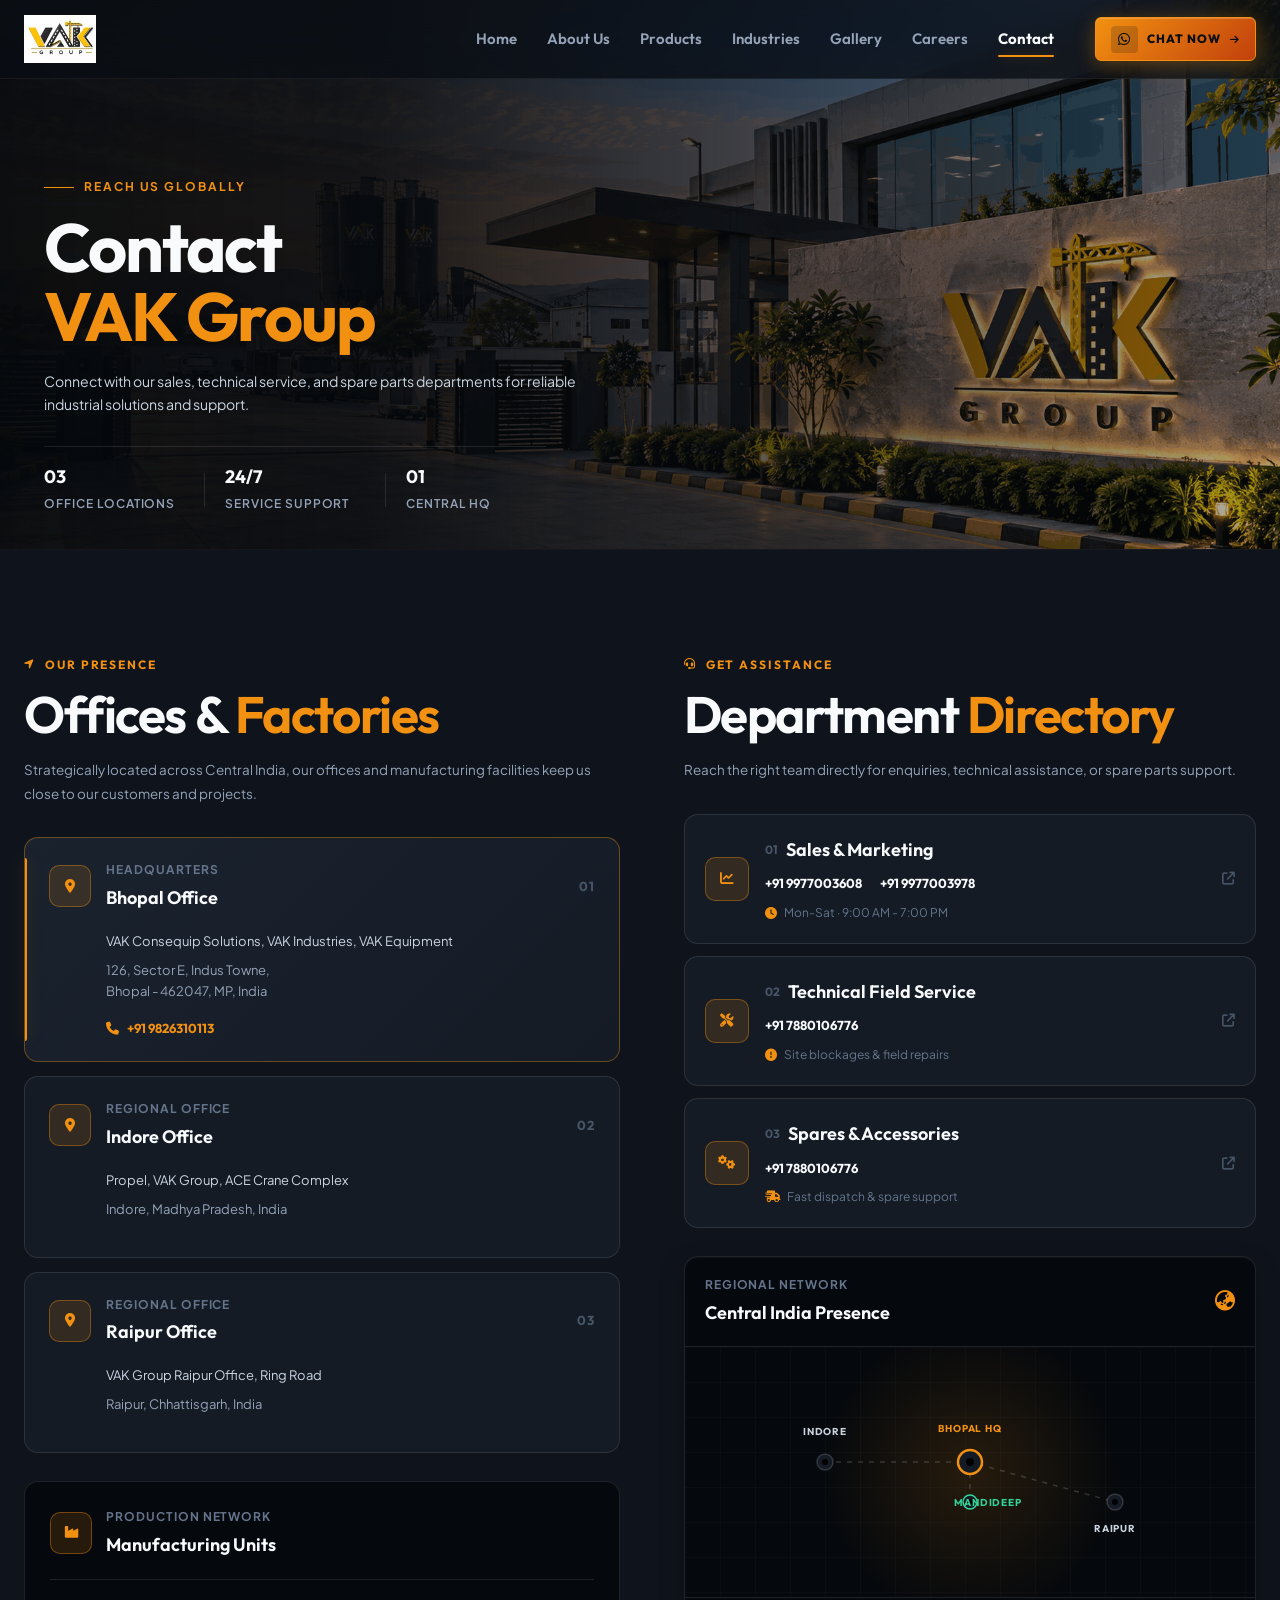
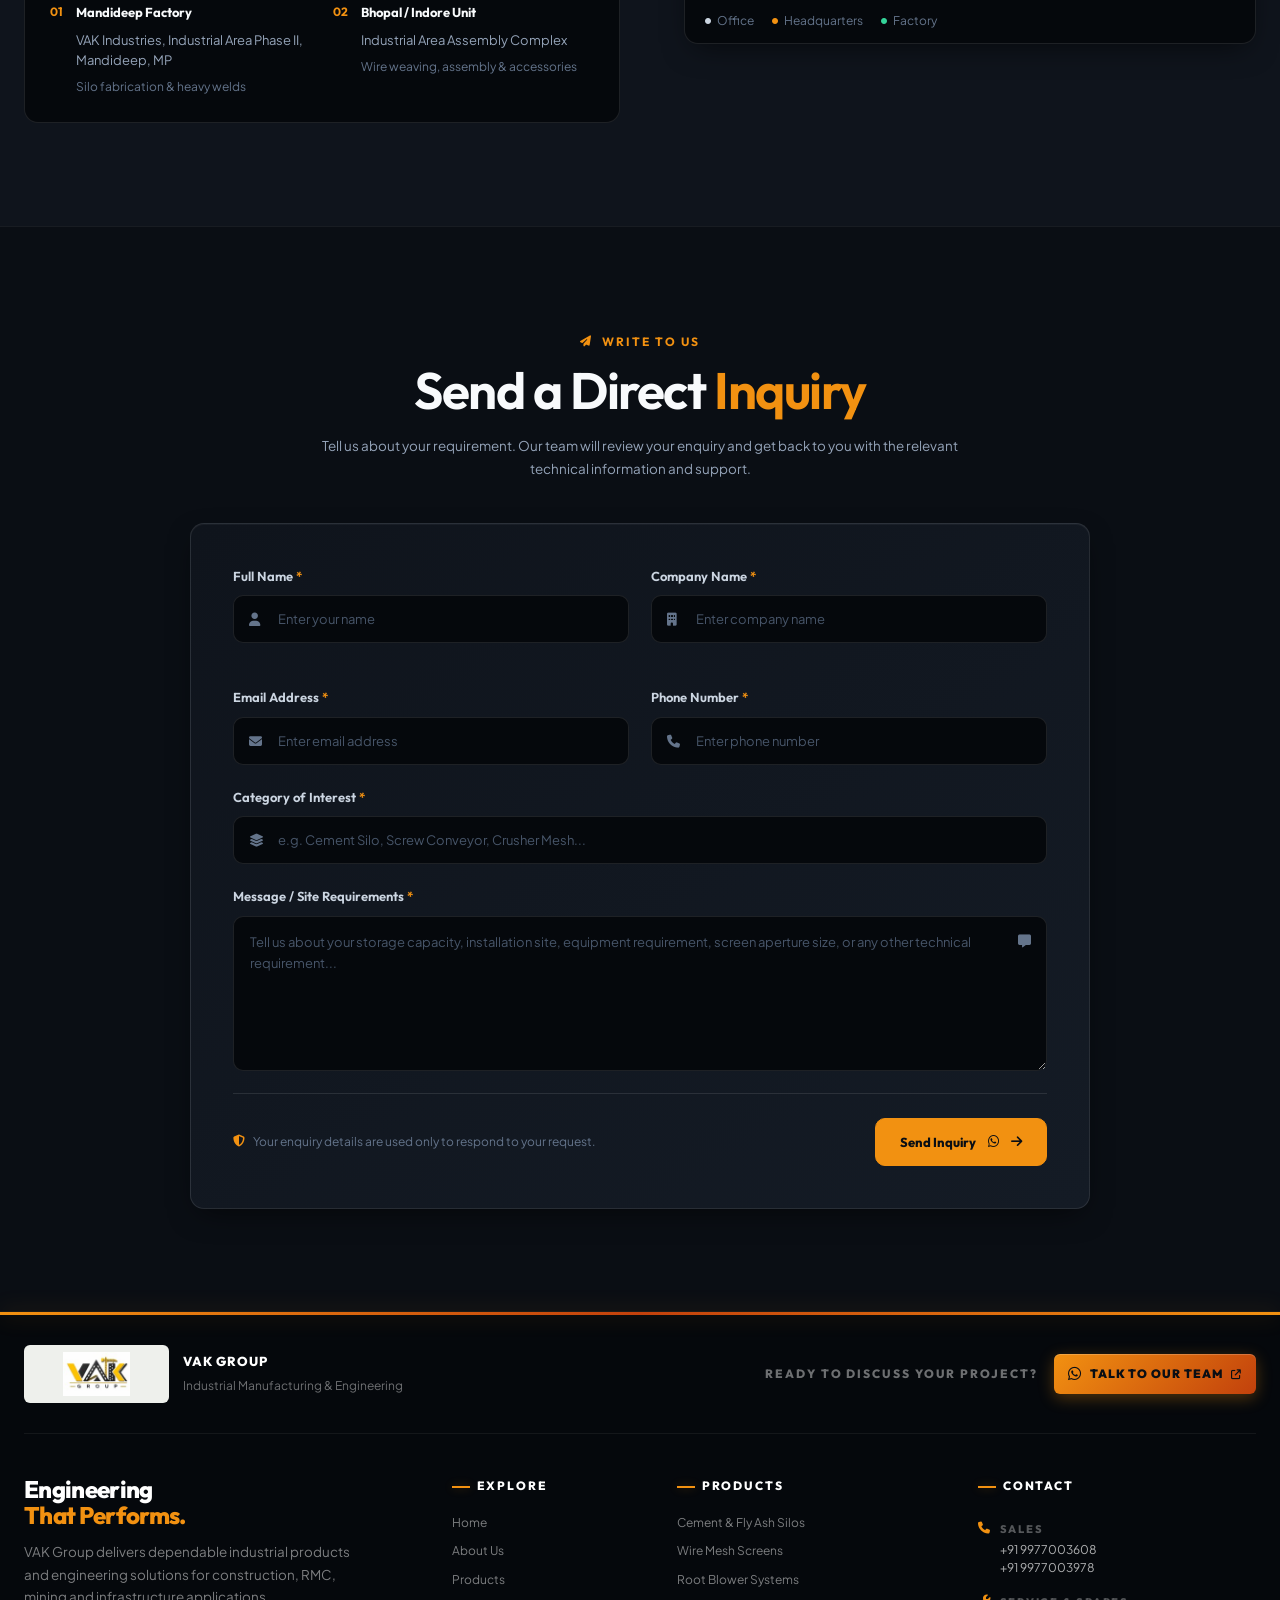
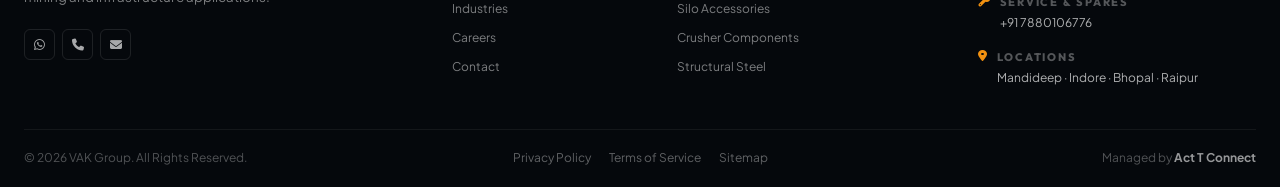
<file: contact.html>
<!DOCTYPE html>
<html lang="en">
<head>
    <meta charset="UTF-8">
    <meta name="viewport" content="width=device-width, initial-scale=1.0">
    <title>Contact Us | VAK Group - Silos & Heavy Engineering</title>
    <meta name="description" content="Get in touch with VAK Group. Sales, Service, and Spares support contact numbers. Office locations in Bhopal, Indore, Raipur, and Mandideep Factory.">
    <!-- Font Awesome CDN -->
    <link rel="stylesheet" href="https://cdnjs.cloudflare.com/ajax/libs/font-awesome/6.4.0/css/all.min.css">
    <!-- Custom CSS -->
    <!-- <link rel="stylesheet" href="css/style.css"> -->
     <link rel="stylesheet" href="css/dark.css">
     <link rel="stylesheet" href="css/contact.css">

</head>
<body>



   <header class="header" id="mainHeader">

    <div class="nav-container">

<!-- LOGO -->
<a href="index.html"
   class="logo-wrapper"
   aria-label="VAK Group Industries">

    <img
        src="images/logo.jpg"
        alt="VAK Group Industries"
        class="logo-image"
    >

</a>


        <!-- DESKTOP NAVIGATION -->
        <nav class="desktop-nav">

            <a href="index.html" class="nav-link ">
                Home
            </a>

            <a href="about.html" class="nav-link">
                About Us
            </a>

            <a href="products.html" class="nav-link">
                Products
            </a>

            <a href="industries.html" class="nav-link">
                Industries
            </a>

            <a href="gallery.html" class="nav-link">
                Gallery
            </a>

            <a href="careers.html" class="nav-link">
                Careers
            </a>

            <a href="contact.html" class="nav-link active">
                Contact
            </a>

        </nav>


        <!-- DESKTOP CTA -->
        <a
            href="#"
            onclick="enquireProduct('General Website Inquiry'); return false;"
            class="nav-cta"
        >
            <span class="cta-whatsapp">
                <i class="fab fa-whatsapp"></i>
            </span>

            <span>Chat Now</span>

            <i class="fas fa-arrow-right cta-arrow"></i>
        </a>


        <!-- MOBILE TOGGLE -->
        <button
            class="menu-toggle"
            id="menuToggle"
            type="button"
            aria-label="Toggle Menu"
            aria-expanded="false"
        >
            <span></span>
            <span></span>
            <span></span>
        </button>

    </div>


    <div class="mobile-menu" id="navMenu">

        <div class="mobile-menu-inner">

            <a href="index.html" class="mobile-nav-link">
                <span class="menu-number">01</span>
                <span>Home</span>
                <i class="fas fa-arrow-right"></i>
            </a>

            <a href="about.html" class="mobile-nav-link">
                <span class="menu-number">02</span>
                <span>About Us</span>
                <i class="fas fa-arrow-right"></i>
            </a>

            <a href="products.html" class="mobile-nav-link">
                <span class="menu-number">03</span>
                <span>Products</span>
                <i class="fas fa-arrow-right"></i>
            </a>

            <a href="industries.html" class="mobile-nav-link">
                <span class="menu-number">04</span>
                <span>Industries</span>
                <i class="fas fa-arrow-right"></i>
            </a>

            <a href="gallery.html" class="mobile-nav-link">
                <span class="menu-number">05</span>
                <span>Gallery</span>
                <i class="fas fa-arrow-right"></i>
            </a>

            <a href="careers.html" class="mobile-nav-link">
                <span class="menu-number">06</span>
                <span>Careers</span>
                <i class="fas fa-arrow-right"></i>
            </a>

            <a href="contact.html" class="mobile-nav-link  active">
                <span class="menu-number">07</span>
                <span>Contact</span>
                <i class="fas fa-arrow-right"></i>
            </a>


            <!-- MOBILE CTA -->
            <a
                href="#"
                onclick="enquireProduct('General Website Inquiry'); return false;"
                class="mobile-cta"
            >
                <span>
                    <i class="fab fa-whatsapp"></i>
                    Chat Now
                </span>

                <i class="fas fa-arrow-right"></i>
            </a>

        </div>

    </div>

</header>


<!-- ============================================
     CONTACT HERO
============================================= -->
<!-- =============================================
     CONTACT HERO
============================================= -->

<section class="new-contact-hero" id="new-contact-hero">

    <div class="new-contact-hero-inner">

        <div class="new-contact-hero-content">

            <span class="new-contact-eyebrow">
                <span class="new-contact-eyebrow-line"></span>
                Reach Us Globally
            </span>

            <h1 class="new-contact-hero-title">
                Contact <span>VAK Group</span>
            </h1>

            <p class="new-contact-hero-description">
                Connect with our sales, technical service, and spare parts
                departments for reliable industrial solutions and support.
            </p>

        </div>

        <div class="new-contact-hero-meta">

            <div class="new-contact-meta-item">
                <span class="new-contact-meta-value">03</span>
                <span class="new-contact-meta-label">
                    Office Locations
                </span>
            </div>

            <div class="new-contact-meta-divider"></div>

            <div class="new-contact-meta-item">
                <span class="new-contact-meta-value">24/7</span>
                <span class="new-contact-meta-label">
                    Service Support
                </span>
            </div>

            <div class="new-contact-meta-divider"></div>

            <div class="new-contact-meta-item">
                <span class="new-contact-meta-value">01</span>
                <span class="new-contact-meta-label">
                    Central HQ
                </span>
            </div>

        </div>

    </div>

</section>

<!-- ============================================
     CONTACT INFORMATION
============================================= -->
<section class="new-contact-info-section" id="new-contact-info">
    <div class="new-contact-container">

        <div class="new-contact-info-grid">

            <!-- LEFT : LOCATIONS -->
            <div class="new-contact-locations">

                <div class="new-contact-section-heading">
                    <span class="new-contact-section-label">
                        <i class="fas fa-location-arrow"></i>
                        Our Presence
                    </span>

                    <h2 class="new-contact-section-title">
                        Offices &amp; <span>Factories</span>
                    </h2>

                    <p class="new-contact-section-description">
                        Strategically located across Central India, our offices
                        and manufacturing facilities keep us close to our
                        customers and projects.
                    </p>
                </div>


                <!-- LOCATION CARD -->
                <article class="new-contact-location-card new-contact-location-featured">

                    <div class="new-contact-location-top">

                        <div class="new-contact-location-icon">
                            <i class="fas fa-location-dot"></i>
                        </div>

                        <div class="new-contact-location-heading">
                            <span class="new-contact-location-type">
                                Headquarters
                            </span>

                            <h3>Bhopal Office</h3>
                        </div>

                        <span class="new-contact-location-number">01</span>

                    </div>

                    <div class="new-contact-location-body">

                        <p>
                            VAK Consequip Solutions, VAK Industries,
                            VAK Equipment
                        </p>

                        <p>
                            126, Sector E, Indus Towne,<br>
                            Bhopal - 462047, MP, India
                        </p>

                        <a href="tel:+919826310113" class="new-contact-location-phone">
                            <i class="fas fa-phone"></i>
                            <span>+91 9826310113</span>
                        </a>

                    </div>

                </article>


                <!-- LOCATION CARD -->
                <article class="new-contact-location-card">

                    <div class="new-contact-location-top">

                        <div class="new-contact-location-icon">
                            <i class="fas fa-location-dot"></i>
                        </div>

                        <div class="new-contact-location-heading">
                            <span class="new-contact-location-type">
                                Regional Office
                            </span>

                            <h3>Indore Office</h3>
                        </div>

                        <span class="new-contact-location-number">02</span>

                    </div>

                    <div class="new-contact-location-body">

                        <p>
                            Propel, VAK Group, ACE Crane Complex
                        </p>

                        <p>
                            Indore, Madhya Pradesh, India
                        </p>

                    </div>

                </article>


                <!-- LOCATION CARD -->
                <article class="new-contact-location-card">

                    <div class="new-contact-location-top">

                        <div class="new-contact-location-icon">
                            <i class="fas fa-location-dot"></i>
                        </div>

                        <div class="new-contact-location-heading">
                            <span class="new-contact-location-type">
                                Regional Office
                            </span>

                            <h3>Raipur Office</h3>
                        </div>

                        <span class="new-contact-location-number">03</span>

                    </div>

                    <div class="new-contact-location-body">

                        <p>
                            VAK Group Raipur Office, Ring Road
                        </p>

                        <p>
                            Raipur, Chhattisgarh, India
                        </p>

                    </div>

                </article>


                <!-- MANUFACTURING -->
                <div class="new-contact-manufacturing">

                    <div class="new-contact-manufacturing-header">

                        <div class="new-contact-manufacturing-icon">
                            <i class="fas fa-industry"></i>
                        </div>

                        <div>
                            <span>Production Network</span>
                            <h3>Manufacturing Units</h3>
                        </div>

                    </div>

                    <div class="new-contact-manufacturing-grid">

                        <div class="new-contact-unit">
                            <span class="new-contact-unit-number">01</span>

                            <div>
                                <h4>Mandideep Factory</h4>
                                <p>
                                    VAK Industries, Industrial Area Phase II,
                                    Mandideep, MP
                                </p>
                                <small>
                                    Silo fabrication &amp; heavy welds
                                </small>
                            </div>
                        </div>

                        <div class="new-contact-unit">
                            <span class="new-contact-unit-number">02</span>

                            <div>
                                <h4>Bhopal / Indore Unit</h4>
                                <p>
                                    Industrial Area Assembly Complex
                                </p>
                                <small>
                                    Wire weaving, assembly &amp; accessories
                                </small>
                            </div>
                        </div>

                    </div>

                </div>

            </div>


            <!-- RIGHT : DEPARTMENTS -->
            <div class="new-contact-departments">

                <div class="new-contact-section-heading">
                    <span class="new-contact-section-label">
                        <i class="fas fa-headset"></i>
                        Get Assistance
                    </span>

                    <h2 class="new-contact-section-title">
                        Department <span>Directory</span>
                    </h2>

                    <p class="new-contact-section-description">
                        Reach the right team directly for enquiries,
                        technical assistance, or spare parts support.
                    </p>
                </div>


                <div class="new-contact-department-list">

                    <!-- SALES -->
                    <article class="new-contact-department-card">

                        <div class="new-contact-department-icon">
                            <i class="fas fa-chart-line"></i>
                        </div>

                        <div class="new-contact-department-content">

                            <div class="new-contact-department-heading">
                                <span>01</span>
                                <h3>Sales &amp; Marketing</h3>
                            </div>

                            <div class="new-contact-phone-list">

                                <a href="tel:+919977003608">
                                    +91 9977003608
                                </a>

                                <a href="tel:+919977003978">
                                    +91 9977003978
                                </a>

                            </div>

                            <span class="new-contact-department-note">
                                <i class="fas fa-clock"></i>
                                Mon-Sat · 9:00 AM - 7:00 PM
                            </span>

                        </div>

                        <i class="fas fa-arrow-up-right-from-square new-contact-department-arrow"></i>

                    </article>


                    <!-- SERVICE -->
                    <article class="new-contact-department-card">

                        <div class="new-contact-department-icon">
                            <i class="fas fa-screwdriver-wrench"></i>
                        </div>

                        <div class="new-contact-department-content">

                            <div class="new-contact-department-heading">
                                <span>02</span>
                                <h3>Technical Field Service</h3>
                            </div>

                            <div class="new-contact-phone-list">

                                <a href="tel:+917880106776">
                                    +91 7880106776
                                </a>

                            </div>

                            <span class="new-contact-department-note">
                                <i class="fas fa-circle-exclamation"></i>
                                Site blockages &amp; field repairs
                            </span>

                        </div>

                        <i class="fas fa-arrow-up-right-from-square new-contact-department-arrow"></i>

                    </article>


                    <!-- SPARES -->
                    <article class="new-contact-department-card">

                        <div class="new-contact-department-icon">
                            <i class="fas fa-gears"></i>
                        </div>

                        <div class="new-contact-department-content">

                            <div class="new-contact-department-heading">
                                <span>03</span>
                                <h3>Spares &amp; Accessories</h3>
                            </div>

                            <div class="new-contact-phone-list">

                                <a href="tel:+917880106776">
                                    +91 7880106776
                                </a>

                            </div>

                            <span class="new-contact-department-note">
                                <i class="fas fa-truck-fast"></i>
                                Fast dispatch &amp; spare support
                            </span>

                        </div>

                        <i class="fas fa-arrow-up-right-from-square new-contact-department-arrow"></i>

                    </article>

                </div>


                <!-- MAP -->
                <div class="new-contact-map">

                    <div class="new-contact-map-header">
                        <div>
                            <span>Regional Network</span>
                            <h3>Central India Presence</h3>
                        </div>

                        <i class="fas fa-globe-asia"></i>
                    </div>

                    <div class="new-contact-map-canvas">

                        <svg
                            viewBox="0 0 500 230"
                            class="new-contact-map-svg"
                            aria-label="VAK Group Central India locations"
                        >

                            <!-- Routes -->
                            <path
                                d="M105 105 L250 105 L395 145"
                                class="new-contact-map-route"
                            />

                            <path
                                d="M250 105 L250 145"
                                class="new-contact-map-route"
                            />

                            <!-- Indore -->
                            <g class="new-contact-map-node new-contact-map-node-muted">
                                <circle cx="105" cy="105" r="8"></circle>
                                <circle cx="105" cy="105" r="3"></circle>

                                <text x="105" y="78">
                                    INDORE
                                </text>
                            </g>

                            <!-- Bhopal -->
                            <g class="new-contact-map-node new-contact-map-node-main">
                                <circle cx="250" cy="105" r="12"></circle>
                                <circle cx="250" cy="105" r="4"></circle>

                                <text x="250" y="75">
                                    BHOPAL HQ
                                </text>
                            </g>

                            <!-- Mandideep -->
                            <g class="new-contact-map-node new-contact-map-node-factory">
                                <circle cx="250" cy="145" r="7"></circle>
                                <circle cx="250" cy="145" r="3"></circle>

                                <text x="268" y="149">
                                    MANDIDEEP
                                </text>
                            </g>

                            <!-- Raipur -->
                            <g class="new-contact-map-node new-contact-map-node-muted">
                                <circle cx="395" cy="145" r="8"></circle>
                                <circle cx="395" cy="145" r="3"></circle>

                                <text x="395" y="175">
                                    RAIPUR
                                </text>
                            </g>

                        </svg>

                    </div>

                    <div class="new-contact-map-footer">
                        <span>
                            <i class="fas fa-circle"></i>
                            Office
                        </span>

                        <span>
                            <i class="fas fa-circle"></i>
                            Headquarters
                        </span>

                        <span>
                            <i class="fas fa-circle"></i>
                            Factory
                        </span>
                    </div>

                </div>

            </div>

        </div>

    </div>
</section>


<!-- ============================================
     CONTACT FORM
============================================= -->
<section class="new-contact-form-section" id="new-contact-form">

    <div class="new-contact-form-container">

        <div class="new-contact-form-header">

            <span class="new-contact-section-label">
                <i class="fas fa-paper-plane"></i>
                Write To Us
            </span>

            <h2 class="new-contact-form-title">
                Send a Direct <span>Inquiry</span>
            </h2>

            <p class="new-contact-form-description">
                Tell us about your requirement. Our team will review your
                enquiry and get back to you with the relevant technical
                information and support.
            </p>

        </div>


        <div class="new-contact-form-card">

           <form
    id="new-contact-form-element"
>

    <div class="new-contact-form-grid">

        <!-- Full Name -->
        <div class="new-contact-form-group">
            <label for="new-contact-name">
                Full Name <span>*</span>
            </label>

            <div class="new-contact-input-wrap">
                <i class="fas fa-user"></i>

                <input
                    type="text"
                    id="new-contact-name"
                    class="new-contact-form-control"
                    placeholder="Enter your name"
                    required
                >
            </div>
        </div>


        <!-- Company -->
        <div class="new-contact-form-group">
            <label for="new-contact-company">
                Company Name <span>*</span>
            </label>

            <div class="new-contact-input-wrap">
                <i class="fas fa-building"></i>

                <input
                    type="text"
                    id="new-contact-company"
                    class="new-contact-form-control"
                    placeholder="Enter company name"
                    required
                >
            </div>
        </div>


        <!-- Email -->
        <div class="new-contact-form-group">
            <label for="new-contact-email">
                Email Address <span>*</span>
            </label>

            <div class="new-contact-input-wrap">
                <i class="fas fa-envelope"></i>

                <input
                    type="email"
                    id="new-contact-email"
                    class="new-contact-form-control"
                    placeholder="Enter email address"
                    required
                >
            </div>
        </div>


        <!-- Phone -->
        <div class="new-contact-form-group">
            <label for="new-contact-phone">
                Phone Number <span>*</span>
            </label>

            <div class="new-contact-input-wrap">
                <i class="fas fa-phone"></i>

                <input
                    type="tel"
                    id="new-contact-phone"
                    class="new-contact-form-control"
                    placeholder="Enter phone number"
                    required
                >
            </div>
        </div>

    </div>


    <!-- Category of Interest - TEXT INPUT -->
    <div class="new-contact-form-group">

        <label for="new-contact-interest">
            Category of Interest <span>*</span>
        </label>

        <div class="new-contact-input-wrap">
            <i class="fas fa-layer-group"></i>

            <input
                type="text"
                id="new-contact-interest"
                class="new-contact-form-control"
                placeholder="e.g. Cement Silo, Screw Conveyor, Crusher Mesh..."
                required
            >

        </div>

    </div>


    <!-- Message -->
    <div class="new-contact-form-group">

        <label for="new-contact-message">
            Message / Site Requirements <span>*</span>
        </label>

        <div class="new-contact-textarea-wrap">

            <textarea
                id="new-contact-message"
                class="new-contact-textarea"
                placeholder="Tell us about your storage capacity, installation site, equipment requirement, screen aperture size, or any other technical requirement..."
                required
            ></textarea>

            <span class="new-contact-textarea-icon">
                <i class="fas fa-message"></i>
            </span>

        </div>

    </div>


    <!-- Bottom -->
    <div class="new-contact-form-bottom">

        <p class="new-contact-form-note">
            <i class="fas fa-shield-halved"></i>

            Your enquiry details are used only to respond to your request.
        </p>


        <button
            type="submit"
            class="new-contact-submit"
        >

            <span>
                Send Inquiry
            </span>

            <i class="fab fa-whatsapp"></i>

            <i class="fas fa-arrow-right"></i>

        </button>

    </div>

</form>

        </div>

    </div>

</section>





<script>
document.addEventListener("DOMContentLoaded", function () {

    const contactForm = document.getElementById(
        "new-contact-form-element"
    );

    if (!contactForm) return;


    contactForm.addEventListener("submit", function (event) {

        event.preventDefault();


        // Get form values
        const name = document
            .getElementById("new-contact-name")
            .value
            .trim();

        const company = document
            .getElementById("new-contact-company")
            .value
            .trim();

        const email = document
            .getElementById("new-contact-email")
            .value
            .trim();

        const phone = document
            .getElementById("new-contact-phone")
            .value
            .trim();

        const interest = document
            .getElementById("new-contact-interest")
            .value
            .trim();

        const message = document
            .getElementById("new-contact-message")
            .value
            .trim();


        // Validate
        if (
            !name ||
            !company ||
            !email ||
            !phone ||
            !interest ||
            !message
        ) {

            alert("Please fill in all required fields.");

            return;
        }


        // Create WhatsApp message
        const whatsappMessage = `Hello VAK Group,

I would like to make an enquiry.

━━━━━━━━━━━━━━━━━━
CUSTOMER DETAILS
━━━━━━━━━━━━━━━━━━

Name: ${name}

Company: ${company}

Email: ${email}

Phone: ${phone}

Category of Interest:
${interest}

━━━━━━━━━━━━━━━━━━
REQUIREMENTS
━━━━━━━━━━━━━━━━━━

${message}

━━━━━━━━━━━━━━━━━━

Please contact me regarding this enquiry.

Thank you.`;



        // VAK Group WhatsApp Number
        const whatsappNumber = "919977003608";


        // Create WhatsApp URL
        const whatsappURL =
            "https://wa.me/" +
            whatsappNumber +
            "?text=" +
            encodeURIComponent(whatsappMessage);


        // Open WhatsApp
        window.open(
            whatsappURL,
            "_blank"
        );


        // Reset form
        contactForm.reset();

    });

});

</script>


    <!-- Footer -->
<footer class="site-footer">

    <!-- Accent line -->
    <div class="footer-accent"></div>

    <div class="footer-container">

        <!-- =====================
             TOP BRAND ROW
        ====================== -->
        <div class="footer-top">

            <div class="footer-brand">

                <div class="footer-logo">
                    <img
                        src="images/VAK_logo.jpg"
                        alt="VAK Group"
                    >
                </div>

                <div class="footer-brand-text">
                    <span>VAK GROUP</span>
                    <p>
                        Industrial Manufacturing & Engineering
                    </p>
                </div>

            </div>


            <div class="footer-connect">

                <span>READY TO DISCUSS YOUR PROJECT?</span>

                <a
                    href="https://wa.me/919977003608"
                    target="_blank"
                    rel="noreferrer"
                    class="footer-whatsapp"
                >
                    <i class="fab fa-whatsapp"></i>
                    Talk to Our Team
                    <i class="fas fa-arrow-up-right-from-square"></i>
                </a>

            </div>

        </div>


        <!-- =====================
             MAIN FOOTER
        ====================== -->
        <div class="footer-main">


            <!-- Company -->
            <div class="footer-company">

                <h3>
                    Engineering
                    <span>That Performs.</span>
                </h3>

                <p>
                    VAK Group delivers dependable industrial products
                    and engineering solutions for construction, RMC,
                    mining and infrastructure applications.
                </p>

                <div class="footer-social">

                    <a
                        href="https://wa.me/919977003608"
                        target="_blank"
                        rel="noreferrer"
                        aria-label="WhatsApp"
                    >
                        <i class="fab fa-whatsapp"></i>
                    </a>

                    <a
                        href="tel:+919977003608"
                        aria-label="Phone"
                    >
                        <i class="fas fa-phone"></i>
                    </a>

                    <a
                        href="mailto:sales@vakgroup.com"
                        aria-label="Email"
                    >
                        <i class="fas fa-envelope"></i>
                    </a>

                </div>

            </div>


            <!-- Navigation -->
            <div class="footer-column">

                <h4>EXPLORE</h4>

                <a href="#">Home</a>
                <a href="#about">About Us</a>
                <a href="#products">Products</a>
                <a href="#industries">Industries</a>
                <a href="#careers">Careers</a>
                <a href="#contact">Contact</a>

            </div>


            <!-- Products -->
            <div class="footer-column">

                <h4>PRODUCTS</h4>

                <a href="#products">
                    Cement & Fly Ash Silos
                </a>

                <a href="#products">
                    Wire Mesh Screens
                </a>

                <a href="#products">
                    Root Blower Systems
                </a>

                <a href="#products">
                    Silo Accessories
                </a>

                <a href="#products">
                    Crusher Components
                </a>

                <a href="#products">
                    Structural Steel
                </a>

            </div>


            <!-- Contact -->
            <div class="footer-column footer-contact">

                <h4>CONTACT</h4>

                <div class="footer-contact-item">

                    <i class="fas fa-phone"></i>

                    <div>
                        <span>SALES</span>

                        <a href="tel:+919977003608">
                            +91 9977003608
                        </a>

                        <a href="tel:+919977003978">
                            +91 9977003978
                        </a>
                    </div>

                </div>


                <div class="footer-contact-item">

                    <i class="fas fa-wrench"></i>

                    <div>
                        <span>SERVICE & SPARES</span>

                        <a href="tel:+917880106776">
                            +91 7880106776
                        </a>
                    </div>

                </div>


                <div class="footer-contact-item">

                    <i class="fas fa-location-dot"></i>

                    <div>
                        <span>LOCATIONS</span>

                        <p>
                            Mandideep · Indore · Bhopal · Raipur
                        </p>
                    </div>

                </div>

            </div>

        </div>


        <!-- =====================
             BOTTOM
        ====================== -->
        <div class="footer-bottom">

            <p>
                © 2026 VAK Group. All Rights Reserved.
            </p>

            <div class="footer-bottom-links">

                <a href="#">
                    Privacy Policy
                </a>

                <a href="#">
                    Terms of Service
                </a>

                <a href="#">
                    Sitemap
                </a>

            </div>

            <p class="footer-managed">
                Managed by
                <a
                    href="https://acttconnect.com"
                    target="_blank"
                    rel="noopener noreferrer"
                >
                    Act T Connect
                </a>
            </p>

        </div>

    </div>

</footer>


    <!-- Main JavaScript -->
    <script src="js/main.js"></script>
</body>
</html>
</file>
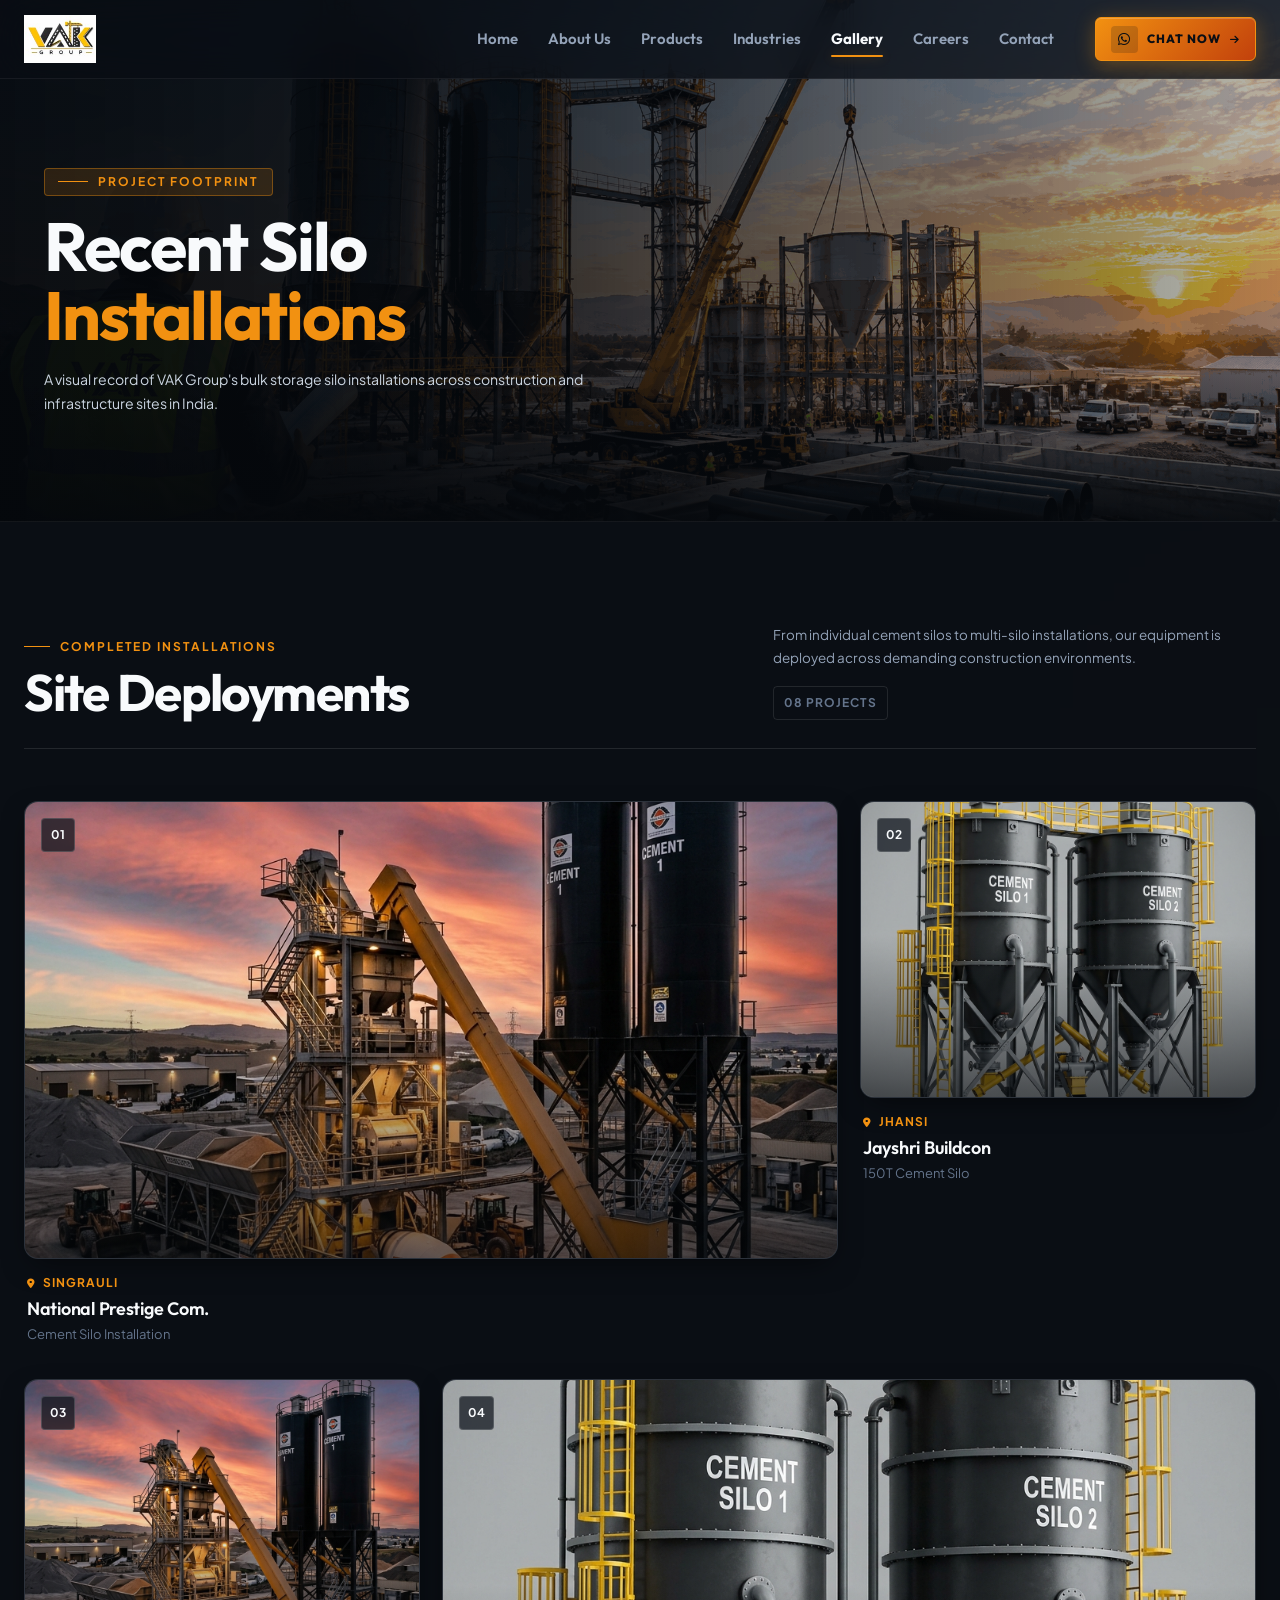
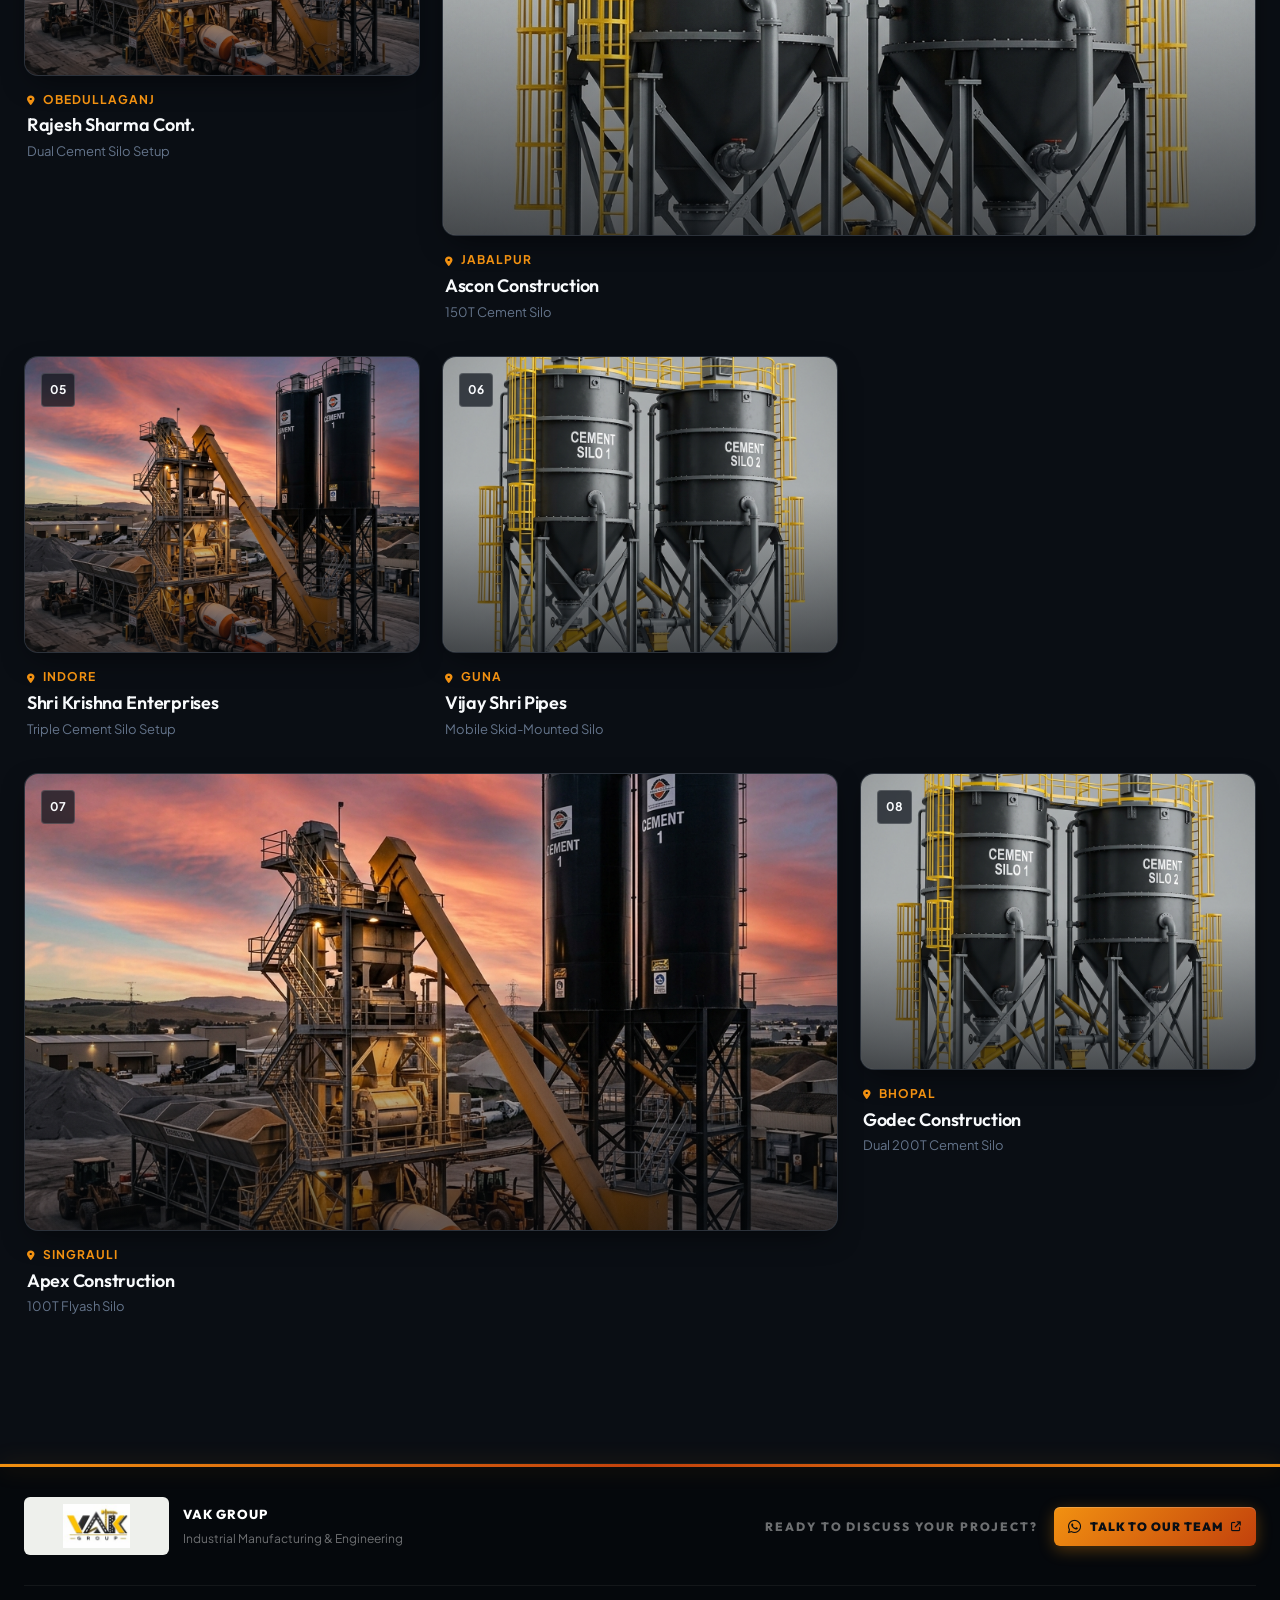
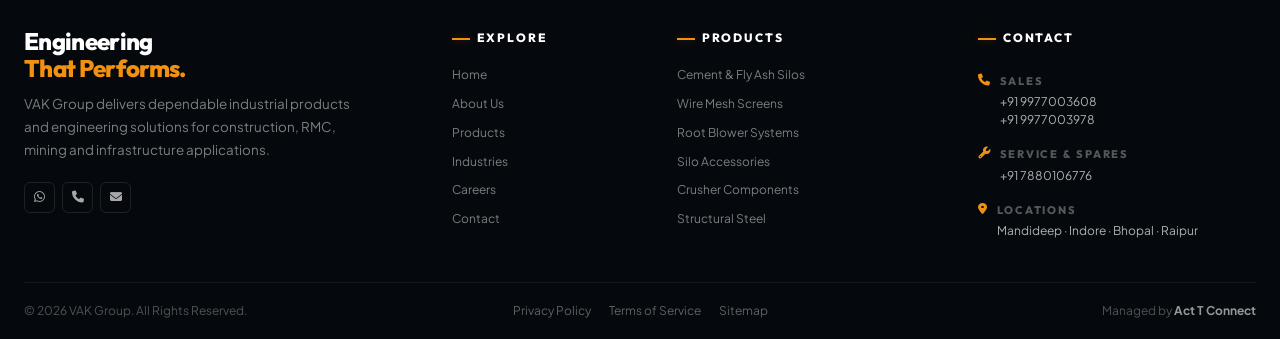
<file: gallery.html>
<!DOCTYPE html>
<html lang="en">
<head>
    <meta charset="UTF-8">
    <meta name="viewport" content="width=device-width, initial-scale=1.0">
    <title>Installation Gallery | VAK Group - Silos & Screen Installations</title>
    <meta name="description" content="View our portfolio of recent cement and flyash silo installations at Singrauli, Jhansi, Indore, Bhopal, Guna, and Jabalpur.">
    <!-- Font Awesome CDN -->
    <link rel="stylesheet" href="https://cdnjs.cloudflare.com/ajax/libs/font-awesome/6.4.0/css/all.min.css">
    <!-- Custom CSS -->
    <!-- <link rel="stylesheet" href="css/style.css"> -->
     <link rel="stylesheet" href="css/dark.css">
     <link rel="stylesheet" href="css/gallery.css">
</head>
<body>


   <header class="header" id="mainHeader">

    <div class="nav-container">

<!-- LOGO -->
<a href="index.html"
   class="logo-wrapper"
   aria-label="VAK Group Industries">

    <img
        src="images/logo.jpg"
        alt="VAK Group Industries"
        class="logo-image"
    >

</a>


        <!-- DESKTOP NAVIGATION -->
        <nav class="desktop-nav">

            <a href="index.html" class="nav-link ">
                Home
            </a>

            <a href="about.html" class="nav-link">
                About Us
            </a>

            <a href="products.html" class="nav-link">
                Products
            </a>

            <a href="industries.html" class="nav-link">
                Industries
            </a>

            <a href="gallery.html" class="nav-link active">
                Gallery
            </a>

            <a href="careers.html" class="nav-link">
                Careers
            </a>

            <a href="contact.html" class="nav-link">
                Contact
            </a>

        </nav>


        <!-- DESKTOP CTA -->
        <a
            href="#"
            onclick="enquireProduct('General Website Inquiry'); return false;"
            class="nav-cta"
        >
            <span class="cta-whatsapp">
                <i class="fab fa-whatsapp"></i>
            </span>

            <span>Chat Now</span>

            <i class="fas fa-arrow-right cta-arrow"></i>
        </a>


        <!-- MOBILE TOGGLE -->
        <button
            class="menu-toggle"
            id="menuToggle"
            type="button"
            aria-label="Toggle Menu"
            aria-expanded="false"
        >
            <span></span>
            <span></span>
            <span></span>
        </button>

    </div>


    <div class="mobile-menu" id="navMenu">

        <div class="mobile-menu-inner">

            <a href="index.html" class="mobile-nav-link">
                <span class="menu-number">01</span>
                <span>Home</span>
                <i class="fas fa-arrow-right"></i>
            </a>

            <a href="about.html" class="mobile-nav-link">
                <span class="menu-number">02</span>
                <span>About Us</span>
                <i class="fas fa-arrow-right"></i>
            </a>

            <a href="products.html" class="mobile-nav-link">
                <span class="menu-number">03</span>
                <span>Products</span>
                <i class="fas fa-arrow-right"></i>
            </a>

            <a href="industries.html" class="mobile-nav-link">
                <span class="menu-number">04</span>
                <span>Industries</span>
                <i class="fas fa-arrow-right"></i>
            </a>

            <a href="gallery.html" class="mobile-nav-link  active">
                <span class="menu-number">05</span>
                <span>Gallery</span>
                <i class="fas fa-arrow-right"></i>
            </a>

            <a href="careers.html" class="mobile-nav-link">
                <span class="menu-number">06</span>
                <span>Careers</span>
                <i class="fas fa-arrow-right"></i>
            </a>

            <a href="contact.html" class="mobile-nav-link">
                <span class="menu-number">07</span>
                <span>Contact</span>
                <i class="fas fa-arrow-right"></i>
            </a>


            <!-- MOBILE CTA -->
            <a
                href="#"
                onclick="enquireProduct('General Website Inquiry'); return false;"
                class="mobile-cta"
            >
                <span>
                    <i class="fab fa-whatsapp"></i>
                    Chat Now
                </span>

                <i class="fas fa-arrow-right"></i>
            </a>

        </div>

    </div>

</header>

    <!-- =========================================================
     GALLERY HERO
     ========================================================= -->

<section class="new-gallery-hero" id="new-gallery-hero">
    <div class="new-gallery-hero-inner">

        <div class="new-gallery-hero-content">

            <span class="new-gallery-eyebrow">
                Project Footprint
            </span>

            <h1 class="new-gallery-title">
                Recent Silo
                <span>Installations</span>
            </h1>

            <p class="new-gallery-description">
                A visual record of VAK Group's bulk storage silo
                installations across construction and infrastructure
                sites in India.
            </p>

        </div>

    </div>
</section>


<!-- =========================================================
     PROJECT GALLERY
     ========================================================= -->

<section class="new-gallery-section" id="new-gallery-section">

    <div class="new-gallery-container">

        <!-- Section Intro -->
        <div class="new-gallery-intro">

            <div class="new-gallery-intro-left">

                <span class="new-gallery-label">
                    Completed Installations
                </span>

                <h2 class="new-gallery-heading">
                    Site Deployments
                </h2>

            </div>

            <div class="new-gallery-intro-right">

                <p class="new-gallery-intro-text">
                    From individual cement silos to multi-silo
                    installations, our equipment is deployed across
                    demanding construction environments.
                </p>

                <span class="new-gallery-count">
                    08 PROJECTS
                </span>

            </div>

        </div>


        <!-- Gallery -->
        <div class="new-gallery-grid" id="new-installations-gallery">


            <!-- =================================================
                 PROJECT 01
                 ================================================= -->

            <article
                class="new-gallery-item new-gallery-item-large"
                data-src="images/hero_silos.png"
                data-caption="Cement Silo setup at Singrauli for National Prestige Com."
            >

                <div class="new-gallery-image-wrap">

                    <img
                        class="new-gallery-image"
                        src="images/hero_silos.png"
                        alt="National Prestige Com. Cement Silo Installation at Singrauli"
                        loading="lazy"
                    >

                    <div class="new-gallery-image-number">
                        01
                    </div>

                    <div class="new-gallery-view">
                        <span>View Project</span>
                        <i class="fas fa-arrow-up-right-from-square"></i>
                    </div>

                </div>

                <div class="new-gallery-info">

                    <div class="new-gallery-location">
                        <i class="fas fa-location-dot"></i>
                        Singrauli
                    </div>

                    <h3 class="new-gallery-project-title">
                        National Prestige Com.
                    </h3>

                    <p class="new-gallery-project-type">
                        Cement Silo Installation
                    </p>

                </div>

            </article>


            <!-- =================================================
                 PROJECT 02
                 ================================================= -->

            <article
                class="new-gallery-item"
                data-src="images/silo_tank.png"
                data-caption="Cement Silo 150T at Jhansi for Jayshri Buildcon"
            >

                <div class="new-gallery-image-wrap">

                    <img
                        class="new-gallery-image"
                        src="images/silo_tank.png"
                        alt="Jayshri Buildcon Cement Silo Installation at Jhansi"
                        loading="lazy"
                    >

                    <div class="new-gallery-image-number">
                        02
                    </div>

                    <div class="new-gallery-view">
                        <span>View Project</span>
                        <i class="fas fa-arrow-up-right-from-square"></i>
                    </div>

                </div>

                <div class="new-gallery-info">

                    <div class="new-gallery-location">
                        <i class="fas fa-location-dot"></i>
                        Jhansi
                    </div>

                    <h3 class="new-gallery-project-title">
                        Jayshri Buildcon
                    </h3>

                    <p class="new-gallery-project-type">
                        150T Cement Silo
                    </p>

                </div>

            </article>


            <!-- =================================================
                 PROJECT 03
                 ================================================= -->

            <article
                class="new-gallery-item"
                data-src="images/hero_silos.png"
                data-caption="Dual Cement Silo setup at Obedullaganj for Rajesh Sharma Cont."
            >

                <div class="new-gallery-image-wrap">

                    <img
                        class="new-gallery-image"
                        src="images/hero_silos.png"
                        alt="Rajesh Sharma Construction Cement Silo Installation at Obedullaganj"
                        loading="lazy"
                    >

                    <div class="new-gallery-image-number">
                        03
                    </div>

                    <div class="new-gallery-view">
                        <span>View Project</span>
                        <i class="fas fa-arrow-up-right-from-square"></i>
                    </div>

                </div>

                <div class="new-gallery-info">

                    <div class="new-gallery-location">
                        <i class="fas fa-location-dot"></i>
                        Obedullaganj
                    </div>

                    <h3 class="new-gallery-project-title">
                        Rajesh Sharma Cont.
                    </h3>

                    <p class="new-gallery-project-type">
                        Dual Cement Silo Setup
                    </p>

                </div>

            </article>


            <!-- =================================================
                 PROJECT 04
                 ================================================= -->

            <article
                class="new-gallery-item new-gallery-item-wide"
                data-src="images/silo_tank.png"
                data-caption="150T Cement Silo at Dindori Jabalpur for Ascon Construction"
            >

                <div class="new-gallery-image-wrap">

                    <img
                        class="new-gallery-image"
                        src="images/silo_tank.png"
                        alt="Ascon Construction Cement Silo Installation at Jabalpur"
                        loading="lazy"
                    >

                    <div class="new-gallery-image-number">
                        04
                    </div>

                    <div class="new-gallery-view">
                        <span>View Project</span>
                        <i class="fas fa-arrow-up-right-from-square"></i>
                    </div>

                </div>

                <div class="new-gallery-info">

                    <div class="new-gallery-location">
                        <i class="fas fa-location-dot"></i>
                        Jabalpur
                    </div>

                    <h3 class="new-gallery-project-title">
                        Ascon Construction
                    </h3>

                    <p class="new-gallery-project-type">
                        150T Cement Silo
                    </p>

                </div>

            </article>


            <!-- =================================================
                 PROJECT 05
                 ================================================= -->

            <article
                class="new-gallery-item"
                data-src="images/hero_silos.png"
                data-caption="Triple Cement Silo setup at Indore for Shri Krishna Enterprises"
            >

                <div class="new-gallery-image-wrap">

                    <img
                        class="new-gallery-image"
                        src="images/hero_silos.png"
                        alt="Shri Krishna Enterprises Triple Cement Silo Installation at Indore"
                        loading="lazy"
                    >

                    <div class="new-gallery-image-number">
                        05
                    </div>

                    <div class="new-gallery-view">
                        <span>View Project</span>
                        <i class="fas fa-arrow-up-right-from-square"></i>
                    </div>

                </div>

                <div class="new-gallery-info">

                    <div class="new-gallery-location">
                        <i class="fas fa-location-dot"></i>
                        Indore
                    </div>

                    <h3 class="new-gallery-project-title">
                        Shri Krishna Enterprises
                    </h3>

                    <p class="new-gallery-project-type">
                        Triple Cement Silo Setup
                    </p>

                </div>

            </article>


            <!-- =================================================
                 PROJECT 06
                 ================================================= -->

            <article
                class="new-gallery-item"
                data-src="images/silo_tank.png"
                data-caption="Mobile Skid-mounted Cement Silo at Guna for Vijay Shri Pipes"
            >

                <div class="new-gallery-image-wrap">

                    <img
                        class="new-gallery-image"
                        src="images/silo_tank.png"
                        alt="Vijay Shri Pipes Mobile Cement Silo Installation at Guna"
                        loading="lazy"
                    >

                    <div class="new-gallery-image-number">
                        06
                    </div>

                    <div class="new-gallery-view">
                        <span>View Project</span>
                        <i class="fas fa-arrow-up-right-from-square"></i>
                    </div>

                </div>

                <div class="new-gallery-info">

                    <div class="new-gallery-location">
                        <i class="fas fa-location-dot"></i>
                        Guna
                    </div>

                    <h3 class="new-gallery-project-title">
                        Vijay Shri Pipes
                    </h3>

                    <p class="new-gallery-project-type">
                        Mobile Skid-Mounted Silo
                    </p>

                </div>

            </article>


            <!-- =================================================
                 PROJECT 07
                 ================================================= -->

            <article
                class="new-gallery-item new-gallery-item-large"
                data-src="images/hero_silos.png"
                data-caption="100T Flyash Silo at Singrauli for Apex Construction"
            >

                <div class="new-gallery-image-wrap">

                    <img
                        class="new-gallery-image"
                        src="images/hero_silos.png"
                        alt="Apex Construction Flyash Silo Installation at Singrauli"
                        loading="lazy"
                    >

                    <div class="new-gallery-image-number">
                        07
                    </div>

                    <div class="new-gallery-view">
                        <span>View Project</span>
                        <i class="fas fa-arrow-up-right-from-square"></i>
                    </div>

                </div>

                <div class="new-gallery-info">

                    <div class="new-gallery-location">
                        <i class="fas fa-location-dot"></i>
                        Singrauli
                    </div>

                    <h3 class="new-gallery-project-title">
                        Apex Construction
                    </h3>

                    <p class="new-gallery-project-type">
                        100T Flyash Silo
                    </p>

                </div>

            </article>


            <!-- =================================================
                 PROJECT 08
                 ================================================= -->

            <article
                class="new-gallery-item"
                data-src="images/silo_tank.png"
                data-caption="Dual Cement Silo 200T setup at Bhopal for Godec Construction"
            >

                <div class="new-gallery-image-wrap">

                    <img
                        class="new-gallery-image"
                        src="images/silo_tank.png"
                        alt="Godec Construction Dual Cement Silo Installation at Bhopal"
                        loading="lazy"
                    >

                    <div class="new-gallery-image-number">
                        08
                    </div>

                    <div class="new-gallery-view">
                        <span>View Project</span>
                        <i class="fas fa-arrow-up-right-from-square"></i>
                    </div>

                </div>

                <div class="new-gallery-info">

                    <div class="new-gallery-location">
                        <i class="fas fa-location-dot"></i>
                        Bhopal
                    </div>

                    <h3 class="new-gallery-project-title">
                        Godec Construction
                    </h3>

                    <p class="new-gallery-project-type">
                        Dual 200T Cement Silo
                    </p>

                </div>

            </article>

        </div>

    </div>

</section>






<br>
<br>



    <footer class="site-footer">

    <!-- Accent line -->
    <div class="footer-accent"></div>

    <div class="footer-container">

        <!-- =====================
             TOP BRAND ROW
        ====================== -->
        <div class="footer-top">

            <div class="footer-brand">

                <div class="footer-logo">
                    <img
                        src="images/VAK_logo.jpg"
                        alt="VAK Group"
                    >
                </div>

                <div class="footer-brand-text">
                    <span>VAK GROUP</span>
                    <p>
                        Industrial Manufacturing & Engineering
                    </p>
                </div>

            </div>


            <div class="footer-connect">

                <span>READY TO DISCUSS YOUR PROJECT?</span>

                <a
                    href="https://wa.me/919977003608"
                    target="_blank"
                    rel="noreferrer"
                    class="footer-whatsapp"
                >
                    <i class="fab fa-whatsapp"></i>
                    Talk to Our Team
                    <i class="fas fa-arrow-up-right-from-square"></i>
                </a>

            </div>

        </div>


        <!-- =====================
             MAIN FOOTER
        ====================== -->
        <div class="footer-main">


            <!-- Company -->
            <div class="footer-company">

                <h3>
                    Engineering
                    <span>That Performs.</span>
                </h3>

                <p>
                    VAK Group delivers dependable industrial products
                    and engineering solutions for construction, RMC,
                    mining and infrastructure applications.
                </p>

                <div class="footer-social">

                    <a
                        href="https://wa.me/919977003608"
                        target="_blank"
                        rel="noreferrer"
                        aria-label="WhatsApp"
                    >
                        <i class="fab fa-whatsapp"></i>
                    </a>

                    <a
                        href="tel:+919977003608"
                        aria-label="Phone"
                    >
                        <i class="fas fa-phone"></i>
                    </a>

                    <a
                        href="mailto:sales@vakgroup.com"
                        aria-label="Email"
                    >
                        <i class="fas fa-envelope"></i>
                    </a>

                </div>

            </div>


            <!-- Navigation -->
            <div class="footer-column">

                <h4>EXPLORE</h4>

                <a href="#">Home</a>
                <a href="#about">About Us</a>
                <a href="#products">Products</a>
                <a href="#industries">Industries</a>
                <a href="#careers">Careers</a>
                <a href="#contact">Contact</a>

            </div>


            <!-- Products -->
            <div class="footer-column">

                <h4>PRODUCTS</h4>

                <a href="#products">
                    Cement & Fly Ash Silos
                </a>

                <a href="#products">
                    Wire Mesh Screens
                </a>

                <a href="#products">
                    Root Blower Systems
                </a>

                <a href="#products">
                    Silo Accessories
                </a>

                <a href="#products">
                    Crusher Components
                </a>

                <a href="#products">
                    Structural Steel
                </a>

            </div>


            <!-- Contact -->
            <div class="footer-column footer-contact">

                <h4>CONTACT</h4>

                <div class="footer-contact-item">

                    <i class="fas fa-phone"></i>

                    <div>
                        <span>SALES</span>

                        <a href="tel:+919977003608">
                            +91 9977003608
                        </a>

                        <a href="tel:+919977003978">
                            +91 9977003978
                        </a>
                    </div>

                </div>


                <div class="footer-contact-item">

                    <i class="fas fa-wrench"></i>

                    <div>
                        <span>SERVICE & SPARES</span>

                        <a href="tel:+917880106776">
                            +91 7880106776
                        </a>
                    </div>

                </div>


                <div class="footer-contact-item">

                    <i class="fas fa-location-dot"></i>

                    <div>
                        <span>LOCATIONS</span>

                        <p>
                            Mandideep · Indore · Bhopal · Raipur
                        </p>
                    </div>

                </div>

            </div>

        </div>


        <!-- =====================
             BOTTOM
        ====================== -->
        <div class="footer-bottom">

            <p>
                © 2026 VAK Group. All Rights Reserved.
            </p>

            <div class="footer-bottom-links">

                <a href="#">
                    Privacy Policy
                </a>

                <a href="#">
                    Terms of Service
                </a>

                <a href="#">
                    Sitemap
                </a>

            </div>

            <p class="footer-managed">
                Managed by
                <a
                    href="https://acttconnect.com"
                    target="_blank"
                    rel="noopener noreferrer"
                >
                    Act T Connect
                </a>
            </p>

        </div>

    </div>

</footer>


    <!-- Main JavaScript -->
    <script src="js/main.js"></script>
</body>
</html>
</file>
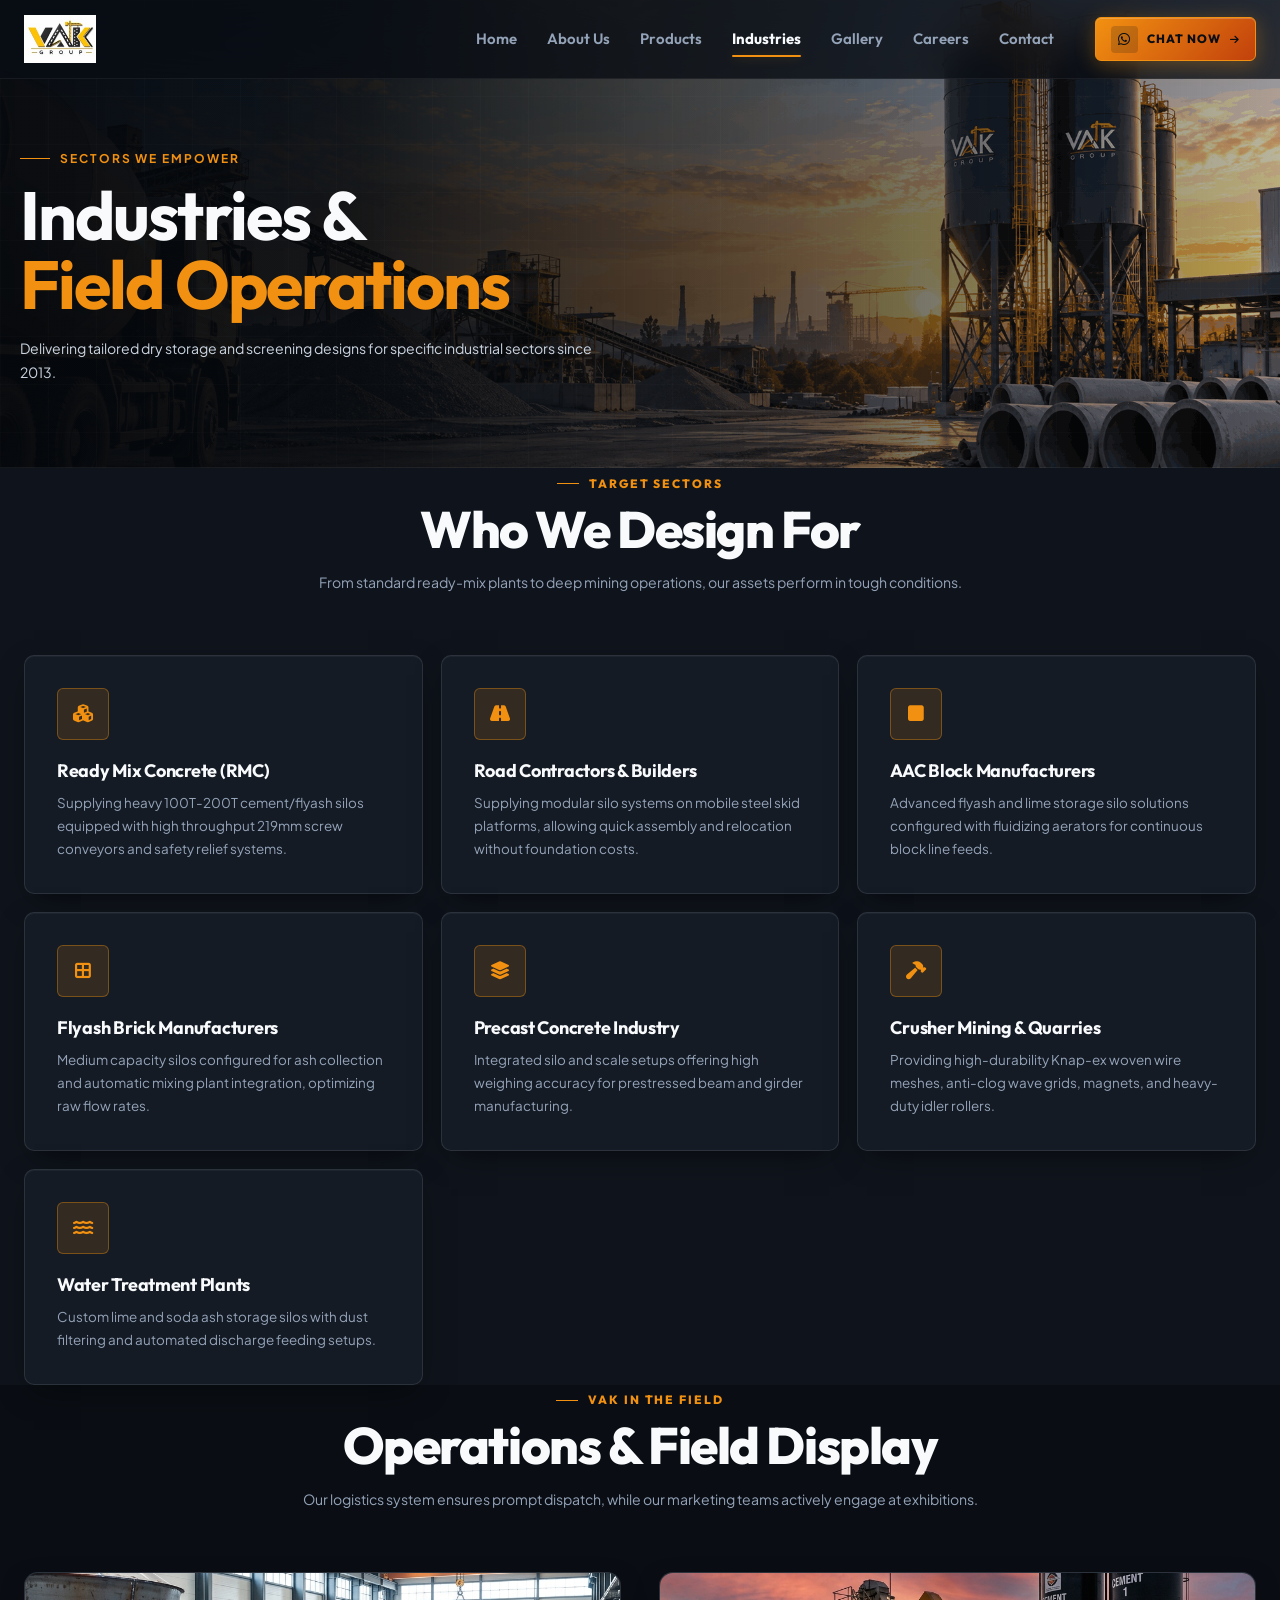
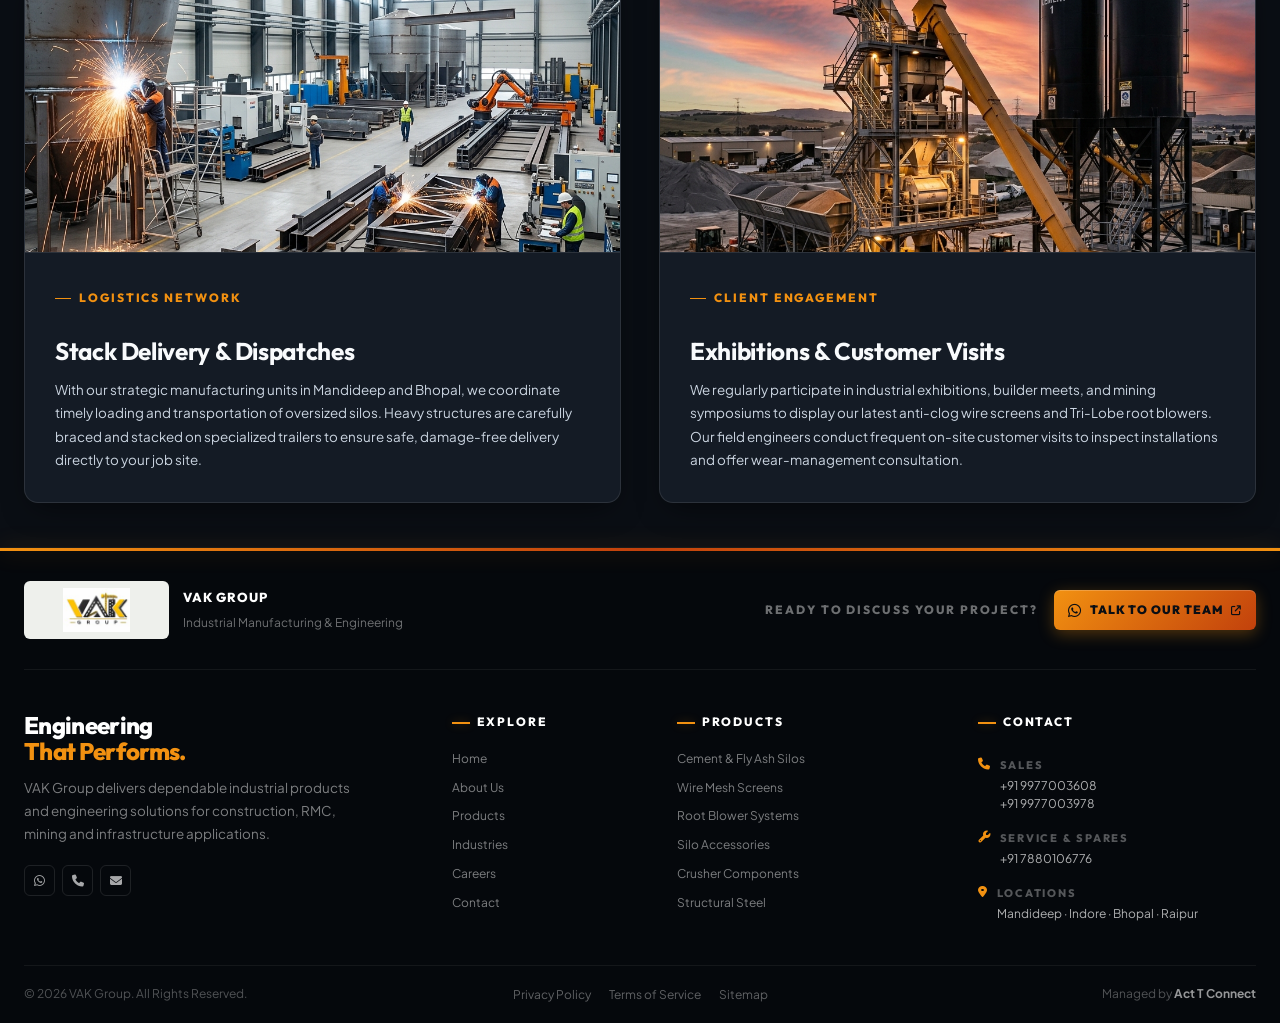
<file: industries.html>
<!DOCTYPE html>
<html lang="en">
<head>
    <meta charset="UTF-8">
    <meta name="viewport" content="width=device-width, initial-scale=1.0">
    <title>Industries Serviced | VAK Group - Infrastructure Solutions</title>
    <meta name="description" content="Discover how VAK Group supports ready mix concrete (RMC), road contractors, builders, AAC block factories, flyash bricks, precast, and crusher mining sectors.">
    <!-- Font Awesome CDN -->
    <link rel="stylesheet" href="https://cdnjs.cloudflare.com/ajax/libs/font-awesome/6.4.0/css/all.min.css">
    <!-- Custom CSS -->
    <!-- <link rel="stylesheet" href="css/style.css"> -->
     <link rel="stylesheet" href="css/dark.css">
     <link rel="stylesheet" href="css/industries.css">
</head>
<body>



   <header class="header" id="mainHeader">

    <div class="nav-container">

<!-- LOGO -->
<a href="index.html"
   class="logo-wrapper"
   aria-label="VAK Group Industries">

    <img
        src="images/logo.jpg"
        alt="VAK Group Industries"
        class="logo-image"
    >

</a>


        <!-- DESKTOP NAVIGATION -->
        <nav class="desktop-nav">

            <a href="index.html" class="nav-link ">
                Home
            </a>

            <a href="about.html" class="nav-link">
                About Us
            </a>

            <a href="products.html" class="nav-link">
                Products
            </a>

            <a href="industries.html" class="nav-link active">
                Industries
            </a>

            <a href="gallery.html" class="nav-link">
                Gallery
            </a>

            <a href="careers.html" class="nav-link">
                Careers
            </a>

            <a href="contact.html" class="nav-link">
                Contact
            </a>

        </nav>


        <!-- DESKTOP CTA -->
        <a
            href="#"
            onclick="enquireProduct('General Website Inquiry'); return false;"
            class="nav-cta"
        >
            <span class="cta-whatsapp">
                <i class="fab fa-whatsapp"></i>
            </span>

            <span>Chat Now</span>

            <i class="fas fa-arrow-right cta-arrow"></i>
        </a>


        <!-- MOBILE TOGGLE -->
        <button
            class="menu-toggle"
            id="menuToggle"
            type="button"
            aria-label="Toggle Menu"
            aria-expanded="false"
        >
            <span></span>
            <span></span>
            <span></span>
        </button>

    </div>


    <div class="mobile-menu" id="navMenu">

        <div class="mobile-menu-inner">

            <a href="index.html" class="mobile-nav-link ">
                <span class="menu-number">01</span>
                <span>Home</span>
                <i class="fas fa-arrow-right"></i>
            </a>

            <a href="about.html" class="mobile-nav-link">
                <span class="menu-number">02</span>
                <span>About Us</span>
                <i class="fas fa-arrow-right"></i>
            </a>

            <a href="products.html" class="mobile-nav-link">
                <span class="menu-number">03</span>
                <span>Products</span>
                <i class="fas fa-arrow-right"></i>
            </a>

            <a href="industries.html" class="mobile-nav-link active">
                <span class="menu-number">04</span>
                <span>Industries</span>
                <i class="fas fa-arrow-right"></i>
            </a>

            <a href="gallery.html" class="mobile-nav-link">
                <span class="menu-number">05</span>
                <span>Gallery</span>
                <i class="fas fa-arrow-right"></i>
            </a>

            <a href="careers.html" class="mobile-nav-link">
                <span class="menu-number">06</span>
                <span>Careers</span>
                <i class="fas fa-arrow-right"></i>
            </a>

            <a href="contact.html" class="mobile-nav-link">
                <span class="menu-number">07</span>
                <span>Contact</span>
                <i class="fas fa-arrow-right"></i>
            </a>


            <!-- MOBILE CTA -->
            <a
                href="#"
                onclick="enquireProduct('General Website Inquiry'); return false;"
                class="mobile-cta"
            >
                <span>
                    <i class="fab fa-whatsapp"></i>
                    Chat Now
                </span>

                <i class="fas fa-arrow-right"></i>
            </a>

        </div>

    </div>

</header>


<!-- =============================================
     INDUSTRIES HERO
============================================= -->

<section class="new-industries-hero" id="industriesHero">

    <div class="new-industries-hero-inner">

        <div class="new-industries-hero-content">

            <span class="new-industries-eyebrow">
                <span class="new-industries-eyebrow-line"></span>
                Sectors We Empower
            </span>

            <h1 class="new-industries-title">
                Industries &
                <span>Field Operations</span>
            </h1>

            <p class="new-industries-description">
                Delivering tailored dry storage and screening designs
                for specific industrial sectors since 2013.
            </p>

        </div>

    </div>

</section>

    <!-- Industries Grid -->
    <section class="section section-alt" id="industriesGridSection">
        <div class="section-container">
            <div class="section-header">
                <span class="section-tag">Target Sectors</span>
                <h2 class="section-title">Who We Design For</h2>
                <p class="section-desc">From standard ready-mix plants to deep mining operations, our assets perform in tough conditions.</p>
            </div>
            
            <div class="cards-grid">
                <!-- RMC -->
                <div class="card">
                    <div class="card-icon"><i class="fas fa-cubes"></i></div>
                    <h3 class="card-title">Ready Mix Concrete (RMC)</h3>
                    <p class="card-desc">Supplying heavy 100T-200T cement/flyash silos equipped with high throughput 219mm screw conveyors and safety relief systems.</p>
                </div>
                
                <!-- Road Builder -->
                <div class="card">
                    <div class="card-icon"><i class="fas fa-road"></i></div>
                    <h3 class="card-title">Road Contractors & Builders</h3>
                    <p class="card-desc">Supplying modular silo systems on mobile steel skid platforms, allowing quick assembly and relocation without foundation costs.</p>
                </div>
                
                <!-- AAC block -->
                <div class="card">
                    <div class="card-icon"><i class="fas fa-square"></i></div>
                    <h3 class="card-title">AAC Block Manufacturers</h3>
                    <p class="card-desc">Advanced flyash and lime storage silo solutions configured with fluidizing aerators for continuous block line feeds.</p>
                </div>
                
                <!-- Flyash brick -->
                <div class="card">
                    <div class="card-icon"><i class="fas fa-border-all"></i></div>
                    <h3 class="card-title">Flyash Brick Manufacturers</h3>
                    <p class="card-desc">Medium capacity silos configured for ash collection and automatic mixing plant integration, optimizing raw flow rates.</p>
                </div>

                <!-- Precast -->
                <div class="card">
                    <div class="card-icon"><i class="fas fa-layer-group"></i></div>
                    <h3 class="card-title">Precast Concrete Industry</h3>
                    <p class="card-desc">Integrated silo and scale setups offering high weighing accuracy for prestressed beam and girder manufacturing.</p>
                </div>

                <!-- Crusher Mining -->
                <div class="card">
                    <div class="card-icon"><i class="fas fa-hammer"></i></div>
                    <h3 class="card-title">Crusher Mining & Quarries</h3>
                    <p class="card-desc">Providing high-durability Knap-ex woven wire meshes, anti-clog wave grids, magnets, and heavy-duty idler rollers.</p>
                </div>

                <!-- Water Treatment -->
                <div class="card">
                    <div class="card-icon"><i class="fas fa-water"></i></div>
                    <h3 class="card-title">Water Treatment Plants</h3>
                    <p class="card-desc">Custom lime and soda ash storage silos with dust filtering and automated discharge feeding setups.</p>
                </div>
            </div>
        </div>
    </section>

    <!-- Operations & Field Display (Dispatches and Visits) -->
    <section class="section" id="fieldOperations">
        <div class="section-container">
            <div class="section-header">
                <span class="section-tag">VAK in the Field</span>
                <h2 class="section-title">Operations & Field Display</h2>
                <p class="section-desc">Our logistics system ensures prompt dispatch, while our marketing teams actively engage at exhibitions.</p>
            </div>
            
            <div style="display: grid; grid-template-columns: 1fr 1fr; gap: 40px;">
                <!-- Stack Delivery/Dispatches -->
                <div class="card" style="padding: 0; overflow: hidden; display: flex; flex-direction: column;">
                    <img src="images/factory_workshop.png" alt="Silo Dispatch Stack Delivery" style="height: 250px; object-fit: cover; border-bottom: 1px solid var(--border-color);">
                    <div style="padding: 30px; flex-grow: 1;">
                        <span class="section-tag" style="font-size: 0.75rem; margin-bottom: 5px;">Logistics Network</span>
                        <h3 class="card-title" style="margin-bottom: 10px;">Stack Delivery & Dispatches</h3>
                        <p class="card-desc" style="color: var(--text-primary); font-size: 0.95rem;">
                            With our strategic manufacturing units in Mandideep and Bhopal, we coordinate timely loading and transportation of oversized silos. Heavy structures are carefully braced and stacked on specialized trailers to ensure safe, damage-free delivery directly to your job site.
                        </p>
                    </div>
                </div>

                <!-- Exhibition & Meetups -->
                <div class="card" style="padding: 0; overflow: hidden; display: flex; flex-direction: column;">
                    <img src="images/hero_silos.png" alt="Customer Visit Exhibition Meetup" style="height: 250px; object-fit: cover; border-bottom: 1px solid var(--border-color);">
                    <div style="padding: 30px; flex-grow: 1;">
                        <span class="section-tag" style="font-size: 0.75rem; margin-bottom: 5px;">Client Engagement</span>
                        <h3 class="card-title" style="margin-bottom: 10px;">Exhibitions & Customer Visits</h3>
                        <p class="card-desc" style="color: var(--text-primary); font-size: 0.95rem;">
                            We regularly participate in industrial exhibitions, builder meets, and mining symposiums to display our latest anti-clog wire screens and Tri-Lobe root blowers. Our field engineers conduct frequent on-site customer visits to inspect installations and offer wear-management consultation.
                        </p>
                    </div>
                </div>
            </div>
        </div>
    </section>




<br>
<br>




    <footer class="site-footer">

    <!-- Accent line -->
    <div class="footer-accent"></div>

    <div class="footer-container">

        <!-- =====================
             TOP BRAND ROW
        ====================== -->
        <div class="footer-top">

            <div class="footer-brand">

                <div class="footer-logo">
                    <img
                        src="images/VAK_logo.jpg"
                        alt="VAK Group"
                    >
                </div>

                <div class="footer-brand-text">
                    <span>VAK GROUP</span>
                    <p>
                        Industrial Manufacturing & Engineering
                    </p>
                </div>

            </div>


            <div class="footer-connect">

                <span>READY TO DISCUSS YOUR PROJECT?</span>

                <a
                    href="https://wa.me/919977003608"
                    target="_blank"
                    rel="noreferrer"
                    class="footer-whatsapp"
                >
                    <i class="fab fa-whatsapp"></i>
                    Talk to Our Team
                    <i class="fas fa-arrow-up-right-from-square"></i>
                </a>

            </div>

        </div>


        <!-- =====================
             MAIN FOOTER
        ====================== -->
        <div class="footer-main">


            <!-- Company -->
            <div class="footer-company">

                <h3>
                    Engineering
                    <span>That Performs.</span>
                </h3>

                <p>
                    VAK Group delivers dependable industrial products
                    and engineering solutions for construction, RMC,
                    mining and infrastructure applications.
                </p>

                <div class="footer-social">

                    <a
                        href="https://wa.me/919977003608"
                        target="_blank"
                        rel="noreferrer"
                        aria-label="WhatsApp"
                    >
                        <i class="fab fa-whatsapp"></i>
                    </a>

                    <a
                        href="tel:+919977003608"
                        aria-label="Phone"
                    >
                        <i class="fas fa-phone"></i>
                    </a>

                    <a
                        href="mailto:sales@vakgroup.com"
                        aria-label="Email"
                    >
                        <i class="fas fa-envelope"></i>
                    </a>

                </div>

            </div>


            <!-- Navigation -->
            <div class="footer-column">

                <h4>EXPLORE</h4>

                <a href="#">Home</a>
                <a href="#about">About Us</a>
                <a href="#products">Products</a>
                <a href="#industries">Industries</a>
                <a href="#careers">Careers</a>
                <a href="#contact">Contact</a>

            </div>


            <!-- Products -->
            <div class="footer-column">

                <h4>PRODUCTS</h4>

                <a href="#products">
                    Cement & Fly Ash Silos
                </a>

                <a href="#products">
                    Wire Mesh Screens
                </a>

                <a href="#products">
                    Root Blower Systems
                </a>

                <a href="#products">
                    Silo Accessories
                </a>

                <a href="#products">
                    Crusher Components
                </a>

                <a href="#products">
                    Structural Steel
                </a>

            </div>


            <!-- Contact -->
            <div class="footer-column footer-contact">

                <h4>CONTACT</h4>

                <div class="footer-contact-item">

                    <i class="fas fa-phone"></i>

                    <div>
                        <span>SALES</span>

                        <a href="tel:+919977003608">
                            +91 9977003608
                        </a>

                        <a href="tel:+919977003978">
                            +91 9977003978
                        </a>
                    </div>

                </div>


                <div class="footer-contact-item">

                    <i class="fas fa-wrench"></i>

                    <div>
                        <span>SERVICE & SPARES</span>

                        <a href="tel:+917880106776">
                            +91 7880106776
                        </a>
                    </div>

                </div>


                <div class="footer-contact-item">

                    <i class="fas fa-location-dot"></i>

                    <div>
                        <span>LOCATIONS</span>

                        <p>
                            Mandideep · Indore · Bhopal · Raipur
                        </p>
                    </div>

                </div>

            </div>

        </div>


        <!-- =====================
             BOTTOM
        ====================== -->
        <div class="footer-bottom">

            <p>
                © 2026 VAK Group. All Rights Reserved.
            </p>

            <div class="footer-bottom-links">

                <a href="#">
                    Privacy Policy
                </a>

                <a href="#">
                    Terms of Service
                </a>

                <a href="#">
                    Sitemap
                </a>

            </div>

            <p class="footer-managed">
                Managed by
                <a
                    href="https://acttconnect.com"
                    target="_blank"
                    rel="noopener noreferrer"
                >
                    Act T Connect
                </a>
            </p>

        </div>

    </div>

</footer>

    <!-- Main JavaScript -->
    <script src="js/main.js"></script>
</body>
</html>
</file>
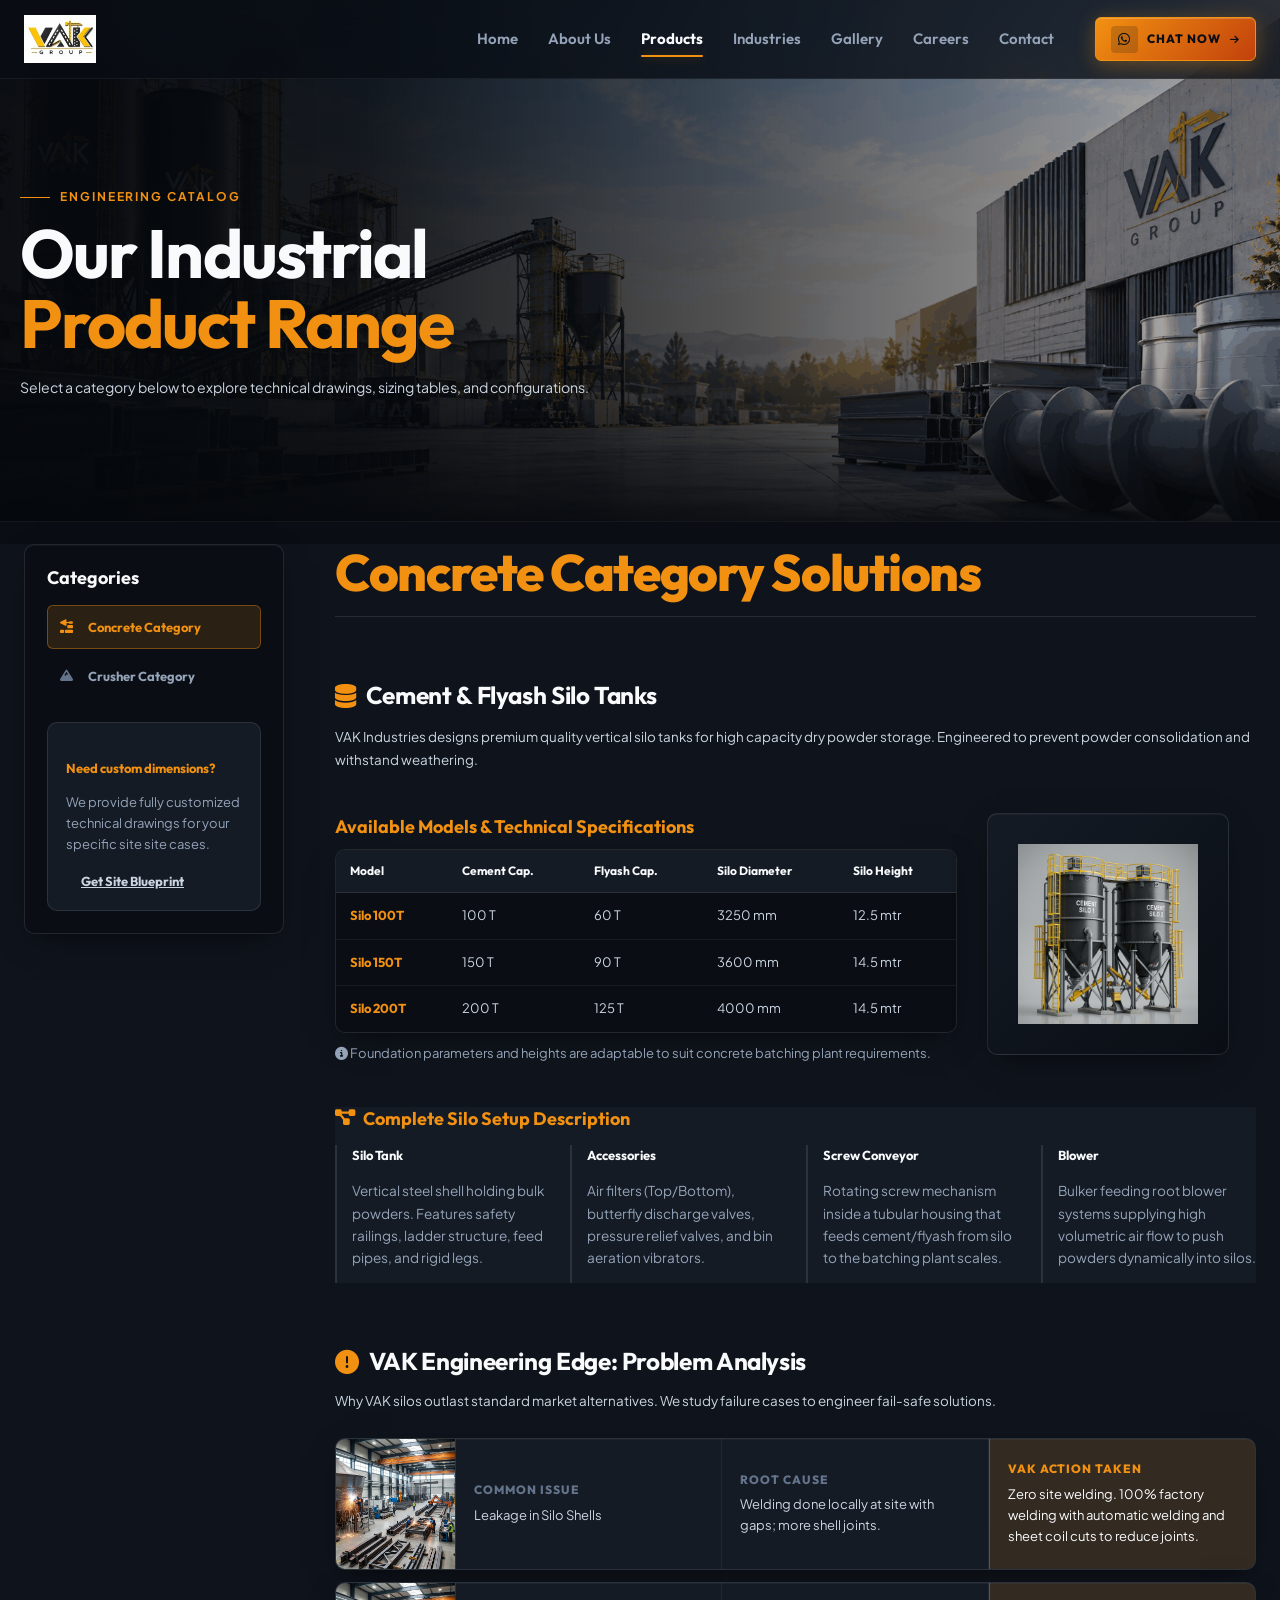
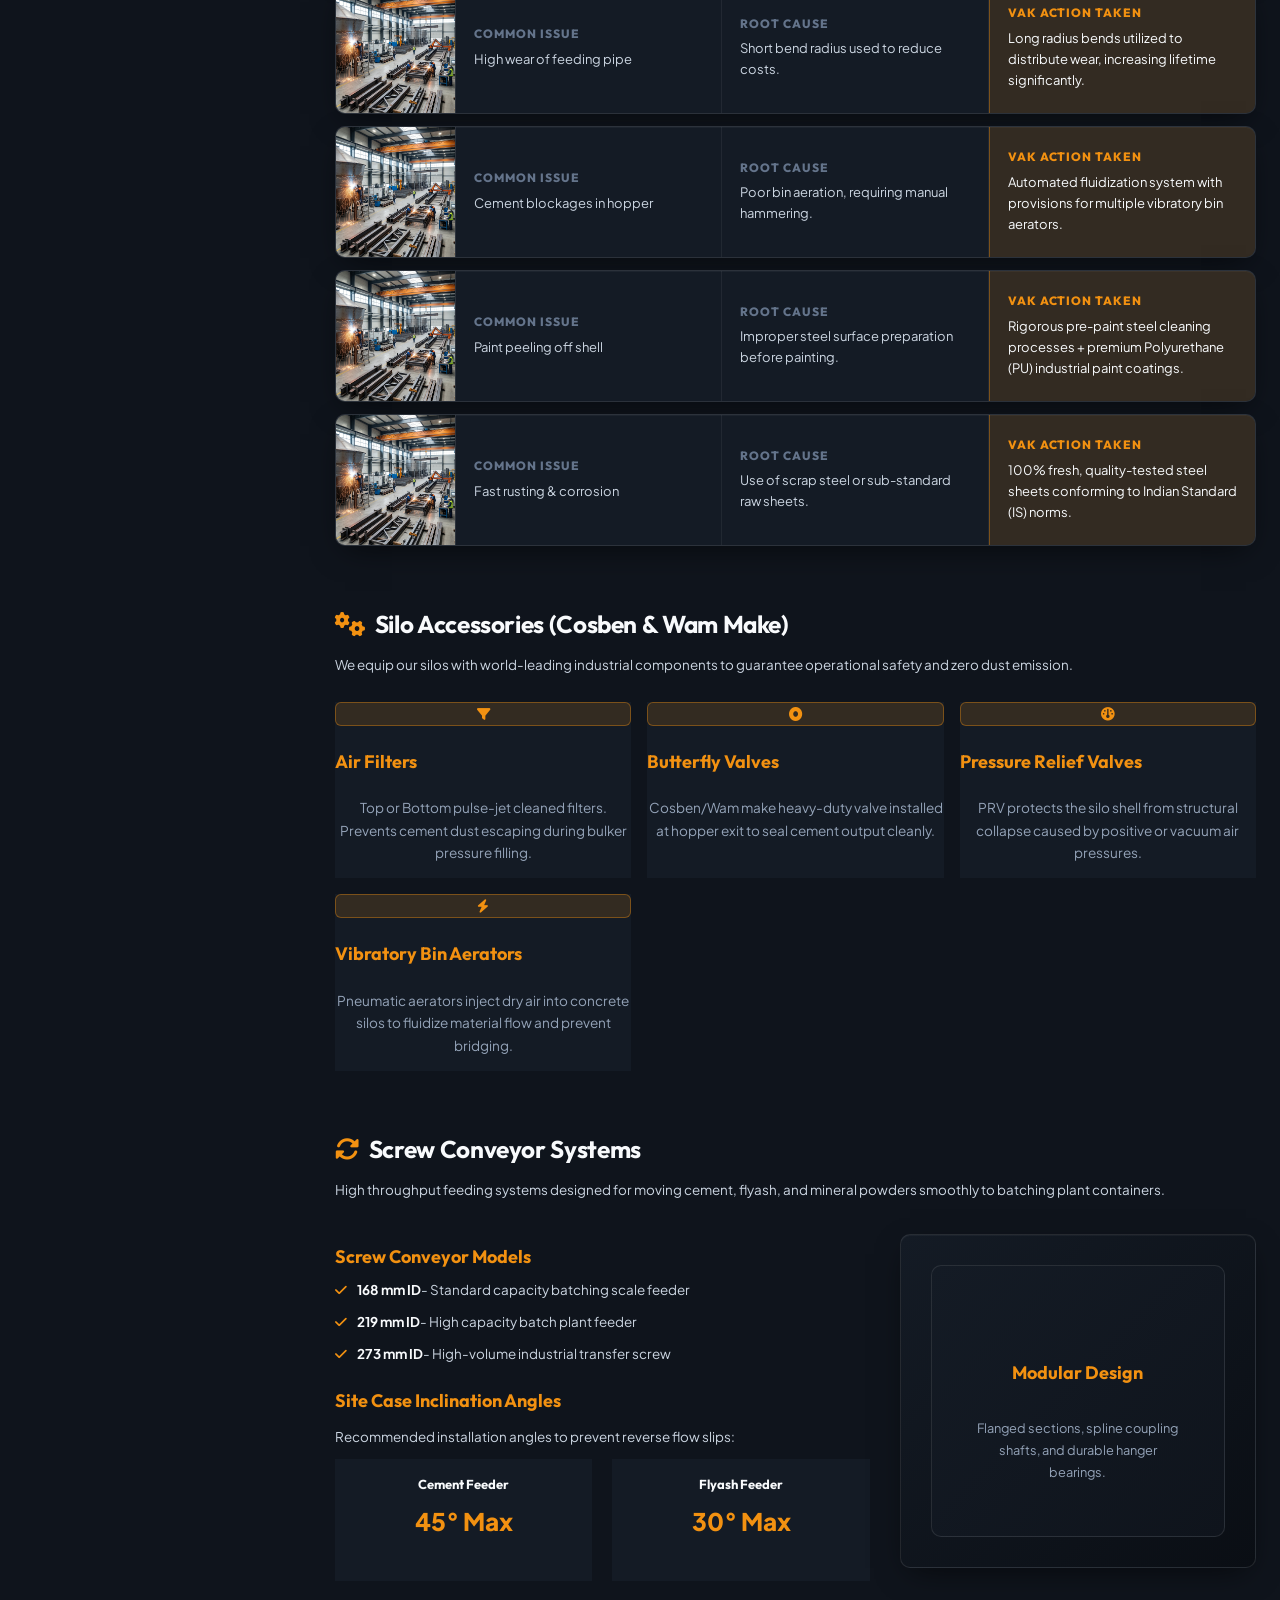
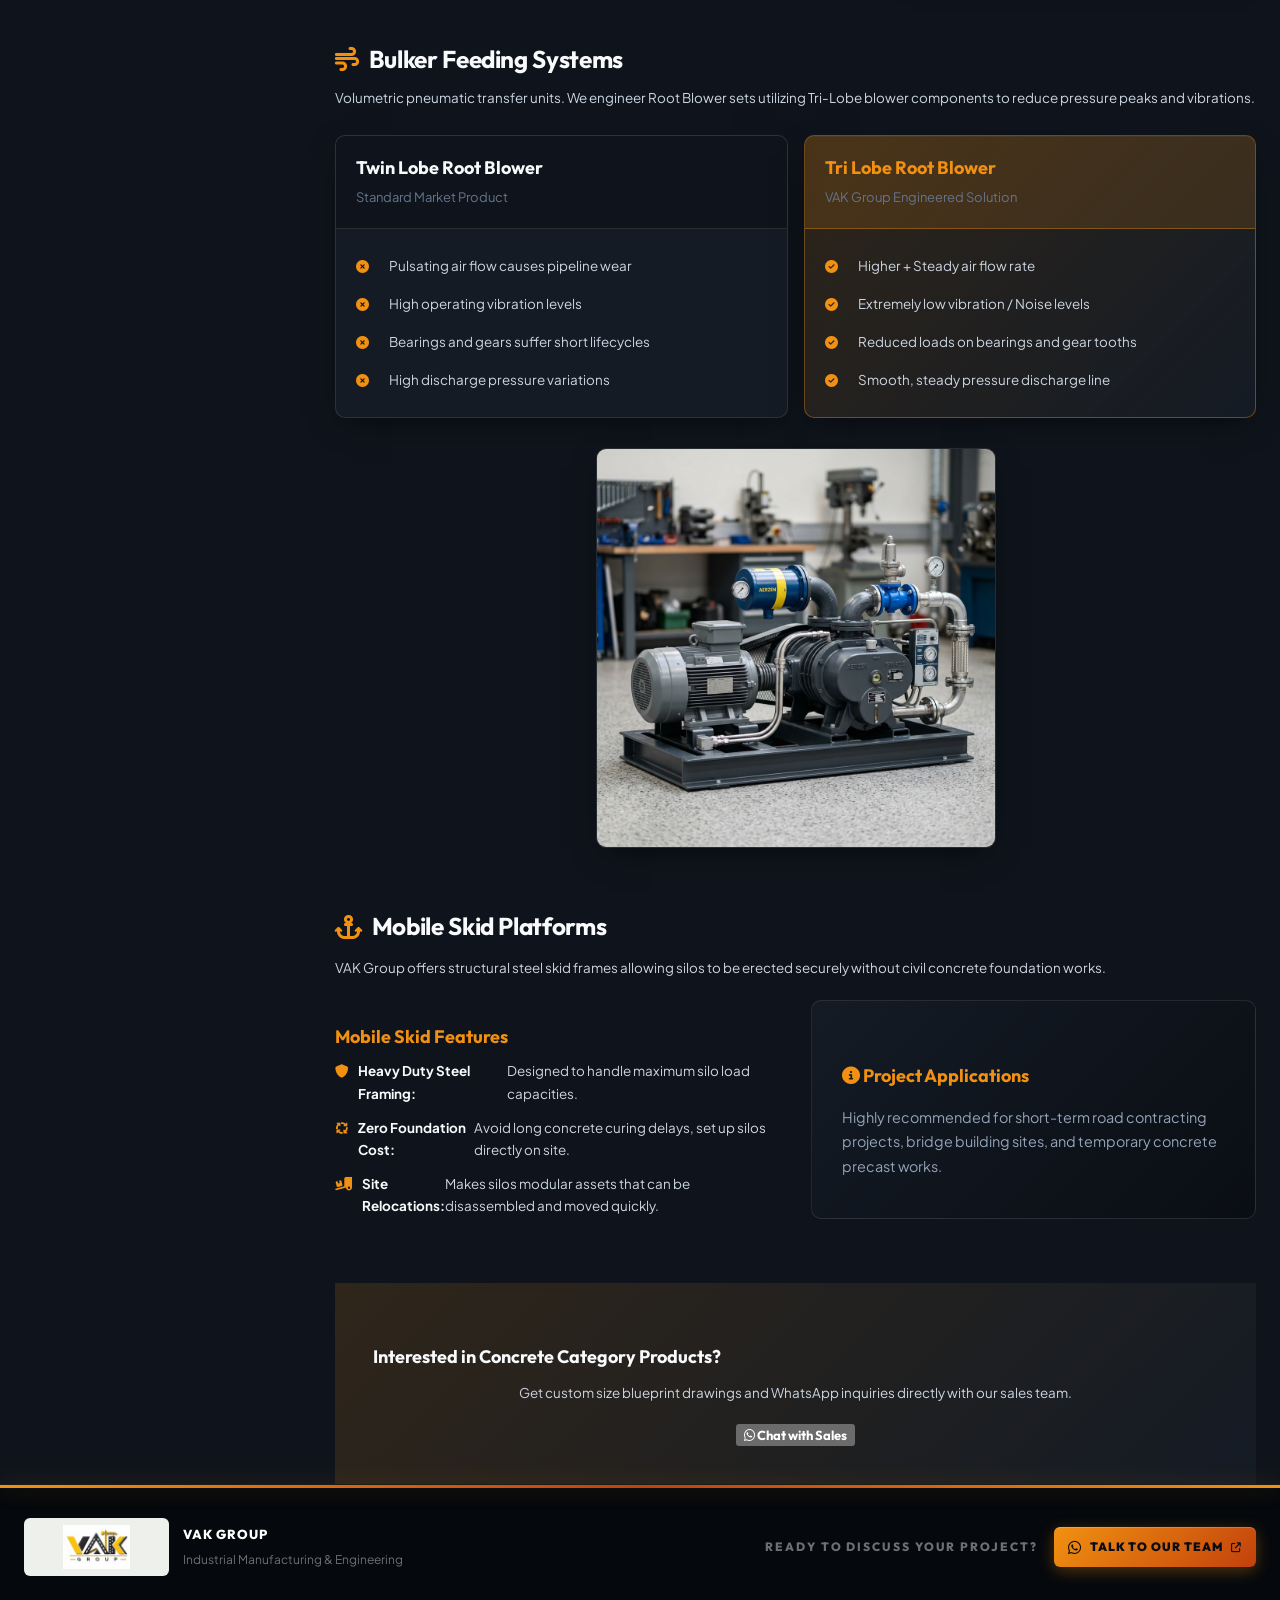
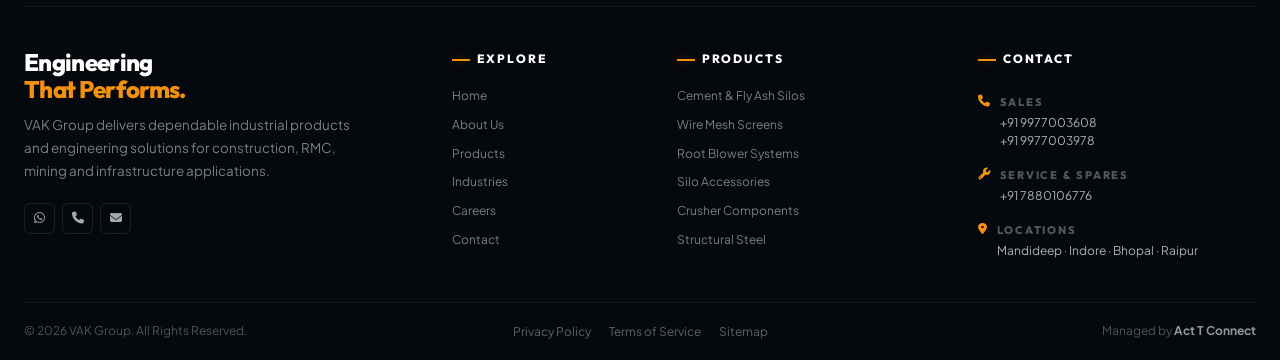
<file: products.html>
<!DOCTYPE html>
<html lang="en">
<head>
    <meta charset="UTF-8">
    <meta name="viewport" content="width=device-width, initial-scale=1.0">
    <title>Products | VAK Group - Concrete Silos & Crusher Screens</title>
    <meta name="description" content="Explore our complete line of industrial bulk cement/flyash storage silos, screw conveyors, bulker root blowers, and high durability screen wire meshes.">
    <!-- Font Awesome CDN -->
    <link rel="stylesheet" href="https://cdnjs.cloudflare.com/ajax/libs/font-awesome/6.4.0/css/all.min.css">
    <!-- Custom CSS -->
    <!-- <link rel="stylesheet" href="css/style.css"> -->
     <link rel="stylesheet" href="css/dark.css">
     <link rel="stylesheet" href="css/product.css">
</head>
<body>



   <header class="header" id="mainHeader">

    <div class="nav-container">

<!-- LOGO -->
<a href="index.html"
   class="logo-wrapper"
   aria-label="VAK Group Industries">

    <img
        src="images/logo.jpg"
        alt="VAK Group Industries"
        class="logo-image"
    >

</a>


        <!-- DESKTOP NAVIGATION -->
        <nav class="desktop-nav">

            <a href="index.html" class="nav-link">
                Home
            </a>

            <a href="about.html" class="nav-link">
                About Us
            </a>

            <a href="products.html" class="nav-link  active">
                Products
            </a>

            <a href="industries.html" class="nav-link">
                Industries
            </a>

            <a href="gallery.html" class="nav-link">
                Gallery
            </a>

            <a href="careers.html" class="nav-link">
                Careers
            </a>

            <a href="contact.html" class="nav-link">
                Contact
            </a>

        </nav>


        <!-- DESKTOP CTA -->
        <a
            href="#"
            onclick="enquireProduct('General Website Inquiry'); return false;"
            class="nav-cta"
        >
            <span class="cta-whatsapp">
                <i class="fab fa-whatsapp"></i>
            </span>

            <span>Chat Now</span>

            <i class="fas fa-arrow-right cta-arrow"></i>
        </a>


        <!-- MOBILE TOGGLE -->
        <button
            class="menu-toggle"
            id="menuToggle"
            type="button"
            aria-label="Toggle Menu"
            aria-expanded="false"
        >
            <span></span>
            <span></span>
            <span></span>
        </button>

    </div>


    <div class="mobile-menu" id="navMenu">

        <div class="mobile-menu-inner">

            <a href="index.html" class="mobile-nav-link ">
                <span class="menu-number">01</span>
                <span>Home</span>
                <i class="fas fa-arrow-right"></i>
            </a>

            <a href="about.html" class="mobile-nav-link">
                <span class="menu-number">02</span>
                <span>About Us</span>
                <i class="fas fa-arrow-right"></i>
            </a>

            <a href="products.html" class="mobile-nav-link active">
                <span class="menu-number">03</span>
                <span>Products</span>
                <i class="fas fa-arrow-right"></i>
            </a>

            <a href="industries.html" class="mobile-nav-link">
                <span class="menu-number">04</span>
                <span>Industries</span>
                <i class="fas fa-arrow-right"></i>
            </a>

            <a href="gallery.html" class="mobile-nav-link">
                <span class="menu-number">05</span>
                <span>Gallery</span>
                <i class="fas fa-arrow-right"></i>
            </a>

            <a href="careers.html" class="mobile-nav-link">
                <span class="menu-number">06</span>
                <span>Careers</span>
                <i class="fas fa-arrow-right"></i>
            </a>

            <a href="contact.html" class="mobile-nav-link">
                <span class="menu-number">07</span>
                <span>Contact</span>
                <i class="fas fa-arrow-right"></i>
            </a>


            <!-- MOBILE CTA -->
            <a
                href="#"
                onclick="enquireProduct('General Website Inquiry'); return false;"
                class="mobile-cta"
            >
                <span>
                    <i class="fab fa-whatsapp"></i>
                    Chat Now
                </span>

                <i class="fas fa-arrow-right"></i>
            </a>

        </div>

    </div>

</header>



<!-- =============================================
     PRODUCTS HERO
============================================= -->

<section class="new-products-hero" id="productsHero">

    <div class="new-products-hero-inner">

        <div class="new-products-hero-content">

            <span class="new-products-eyebrow">
                <span class="new-products-eyebrow-line"></span>
                Engineering Catalog
            </span>

            <h1 class="new-products-title">
                Our Industrial
                <span>Product Range</span>
            </h1>

            <p class="new-products-description">
                Select a category below to explore technical drawings,
                sizing tables, and configurations.
            </p>

        </div>

    </div>

</section>


<br>
    <!-- Products Layout -->
    <section class="section section-alt" id="productsCatalog">
        <div class="section-container sidebar-layout">
            
            <!-- Left Sidebar Menu -->
            <aside class="sidebar-menu" id="productSidebar">
                <h3 class="sidebar-title">Categories</h3>
                <ul class="sidebar-links">
                    <li><button class="sidebar-btn active" data-category="concreteCategory"><i class="fas fa-trowel-bricks" style="margin-right: 8px;"></i> Concrete Category</button></li>
                    <li><button class="sidebar-btn" data-category="crusherCategory"><i class="fas fa-mountain" style="margin-right: 8px;"></i> Crusher Category</button></li>
                </ul>
                <div style="margin-top: 30px; padding: 15px; border: 1px solid var(--border-color); border-radius: 6px; background: var(--bg-primary);">
                    <h4 style="font-size: 0.9rem; color: var(--accent-color); margin-bottom: 8px;">Need custom dimensions?</h4>
                    <p style="font-size: 0.8rem; margin-bottom: 15px;">We provide fully customized technical drawings for your specific site site cases.</p>
                    <a href="contact.html" class="btn btn-primary" style="font-size: 0.8rem; padding: 8px 15px; width: 100%;">Get Site Blueprint</a>
                </div>
            </aside>

            <!-- Main Content Area -->
            <div class="main-products-content" id="productsMain">

                <!-- CONCRETE CATEGORY -->
                <div class="product-category-section" id="concreteCategory" style="display: block;">
                    <h2 style="font-size: 2.2rem; color: var(--accent-color); margin-bottom: 10px; border-bottom: 2px solid var(--border-color); padding-bottom: 15px;">Concrete Category Solutions</h2>
                    
                    <!-- 1. Silo Tanks -->
                    <div style="margin: 40px 0;">
                        <h3 style="font-size: 1.6rem; margin-bottom: 15px; display: flex; align-items: center; gap: 10px;"><i class="fas fa-database"></i> Cement & Flyash Silo Tanks</h3>
                        <p style="margin-bottom: 20px;">VAK Industries designs premium quality vertical silo tanks for high capacity dry powder storage. Engineered to prevent powder consolidation and withstand weathering.</p>
                        
                        <div style="display: grid; grid-template-columns: 1.1fr 0.9fr; gap: 30px; align-items: center;">
                            <div>
                                <h4 style="color: var(--accent-color); margin-bottom: 10px;">Available Models & Technical Specifications</h4>
                                <div class="spec-table-wrapper">
                                    <table class="spec-table">
                                        <thead>
                                            <tr>
                                                <th>Model</th>
                                                <th>Cement Cap.</th>
                                                <th>Flyash Cap.</th>
                                                <th>Silo Diameter</th>
                                                <th>Silo Height</th>
                                            </tr>
                                        </thead>
                                        <tbody>
                                            <tr>
                                                <td><b>Silo 100T</b></td>
                                                <td>100 T</td>
                                                <td>60 T</td>
                                                <td>3250 mm</td>
                                                <td>12.5 mtr</td>
                                            </tr>
                                            <tr>
                                                <td><b>Silo 150T</b></td>
                                                <td>150 T</td>
                                                <td>90 T</td>
                                                <td>3600 mm</td>
                                                <td>14.5 mtr</td>
                                            </tr>
                                            <tr>
                                                <td><b>Silo 200T</b></td>
                                                <td>200 T</td>
                                                <td>125 T</td>
                                                <td>4000 mm</td>
                                                <td>14.5 mtr</td>
                                            </tr>
                                        </tbody>
                                    </table>
                                </div>
                                <p style="font-size: 0.85rem; color: var(--text-secondary); margin-top: 10px;"><i class="fas fa-circle-info"></i> Foundation parameters and heights are adaptable to suit concrete batching plant requirements.</p>
                            </div>
                            <div class="hero-visual">
                                <div class="hero-image-wrapper">
                                    <img src="images/silo_tank.png" alt="Silo Tank Diagram & Specifications">
                                </div>
                            </div>
                        </div>

                        <!-- Interactive Silo setup descriptors -->
                        <div class="card" style="margin-top: 30px; background: var(--bg-tertiary);">
                            <h4 style="color: var(--accent-color); margin-bottom: 15px;"><i class="fas fa-diagram-project"></i> Complete Silo Setup Description</h4>
                            <div style="display: grid; grid-template-columns: repeat(auto-fit, minmax(200px, 1fr)); gap: 20px;">
                                <div style="border-left: 2px solid var(--border-color); padding-left: 15px;">
                                    <h5 style="color: var(--text-primary); margin-bottom: 5px;">Silo Tank</h5>
                                    <p style="font-size: 0.85rem;">Vertical steel shell holding bulk powders. Features safety railings, ladder structure, feed pipes, and rigid legs.</p>
                                </div>
                                <div style="border-left: 2px solid var(--border-color); padding-left: 15px;">
                                    <h5 style="color: var(--text-primary); margin-bottom: 5px;">Accessories</h5>
                                    <p style="font-size: 0.85rem;">Air filters (Top/Bottom), butterfly discharge valves, pressure relief valves, and bin aeration vibrators.</p>
                                </div>
                                <div style="border-left: 2px solid var(--border-color); padding-left: 15px;">
                                    <h5 style="color: var(--text-primary); margin-bottom: 5px;">Screw Conveyor</h5>
                                    <p style="font-size: 0.85rem;">Rotating screw mechanism inside a tubular housing that feeds cement/flyash from silo to the batching plant scales.</p>
                                </div>
                                <div style="border-left: 2px solid var(--border-color); padding-left: 15px;">
                                    <h5 style="color: var(--text-primary); margin-bottom: 5px;">Blower</h5>
                                    <p style="font-size: 0.85rem;">Bulker feeding root blower systems supplying high volumetric air flow to push powders dynamically into silos.</p>
                                </div>
                            </div>
                        </div>
                    </div>

                    <!-- 2. Problem Analysis (The Engineering Edge) -->
                    <div style="margin: 50px 0;">
                        <h3 style="font-size: 1.6rem; margin-bottom: 10px; display: flex; align-items: center; gap: 10px;"><i class="fas fa-circle-exclamation"></i> VAK Engineering Edge: Problem Analysis</h3>
                        <p style="margin-bottom: 25px;">Why VAK silos outlast standard market alternatives. We study failure cases to engineer fail-safe solutions.</p>
                        
                        <div class="analysis-grid">
                            <!-- Issue 1 -->
                            <div class="analysis-item">
                                <img src="images/factory_workshop.png" alt="Leakage Analysis" class="analysis-img">
                                <div class="analysis-col">
                                    <h4>Common Issue</h4>
                                    <p>Leakage in Silo Shells</p>
                                </div>
                                <div class="analysis-col">
                                    <h4>Root Cause</h4>
                                    <p>Welding done locally at site with gaps; more shell joints.</p>
                                </div>
                                <div class="analysis-col action">
                                    <h4>VAK Action Taken</h4>
                                    <p>Zero site welding. 100% factory welding with automatic welding and sheet coil cuts to reduce joints.</p>
                                </div>
                            </div>

                            <!-- Issue 2 -->
                            <div class="analysis-item">
                                <img src="images/factory_workshop.png" alt="Feeding pipe wear" class="analysis-img">
                                <div class="analysis-col">
                                    <h4>Common Issue</h4>
                                    <p>High wear of feeding pipe</p>
                                </div>
                                <div class="analysis-col">
                                    <h4>Root Cause</h4>
                                    <p>Short bend radius used to reduce costs.</p>
                                </div>
                                <div class="analysis-col action">
                                    <h4>VAK Action Taken</h4>
                                    <p>Long radius bends utilized to distribute wear, increasing lifetime significantly.</p>
                                </div>
                            </div>

                            <!-- Issue 3 -->
                            <div class="analysis-item">
                                <img src="images/factory_workshop.png" alt="Cement flow issue" class="analysis-img">
                                <div class="analysis-col">
                                    <h4>Common Issue</h4>
                                    <p>Cement blockages in hopper</p>
                                </div>
                                <div class="analysis-col">
                                    <h4>Root Cause</h4>
                                    <p>Poor bin aeration, requiring manual hammering.</p>
                                </div>
                                <div class="analysis-col action">
                                    <h4>VAK Action Taken</h4>
                                    <p>Automated fluidization system with provisions for multiple vibratory bin aerators.</p>
                                </div>
                            </div>

                            <!-- Issue 4 -->
                            <div class="analysis-item">
                                <img src="images/factory_workshop.png" alt="Paint peeloff" class="analysis-img">
                                <div class="analysis-col">
                                    <h4>Common Issue</h4>
                                    <p>Paint peeling off shell</p>
                                </div>
                                <div class="analysis-col">
                                    <h4>Root Cause</h4>
                                    <p>Improper steel surface preparation before painting.</p>
                                </div>
                                <div class="analysis-col action">
                                    <h4>VAK Action Taken</h4>
                                    <p>Rigorous pre-paint steel cleaning processes + premium Polyurethane (PU) industrial paint coatings.</p>
                                </div>
                            </div>

                            <!-- Issue 5 -->
                            <div class="analysis-item">
                                <img src="images/factory_workshop.png" alt="Fast Rusting" class="analysis-img">
                                <div class="analysis-col">
                                    <h4>Common Issue</h4>
                                    <p>Fast rusting & corrosion</p>
                                </div>
                                <div class="analysis-col">
                                    <h4>Root Cause</h4>
                                    <p>Use of scrap steel or sub-standard raw sheets.</p>
                                </div>
                                <div class="analysis-col action">
                                    <h4>VAK Action Taken</h4>
                                    <p>100% fresh, quality-tested steel sheets conforming to Indian Standard (IS) norms.</p>
                                </div>
                            </div>
                        </div>
                    </div>

                    <!-- 3. Silo Accessories -->
                    <div style="margin: 40px 0;">
                        <h3 style="font-size: 1.6rem; margin-bottom: 15px; display: flex; align-items: center; gap: 10px;"><i class="fas fa-gears"></i> Silo Accessories (Cosben & Wam Make)</h3>
                        <p style="margin-bottom: 25px;">We equip our silos with world-leading industrial components to guarantee operational safety and zero dust emission.</p>
                        
                        <div class="cards-grid" style="grid-template-columns: repeat(auto-fit, minmax(220px, 1fr));">
                            <div class="card" style="text-align: center;">
                                <div class="card-icon" style="margin: 0 auto 15px auto;"><i class="fas fa-filter"></i></div>
                                <h4 class="card-title">Air Filters</h4>
                                <p class="card-desc" style="font-size: 0.85rem;">Top or Bottom pulse-jet cleaned filters. Prevents cement dust escaping during bulker pressure filling.</p>
                            </div>
                            <div class="card" style="text-align: center;">
                                <div class="card-icon" style="margin: 0 auto 15px auto;"><i class="fas fa-circle-dot"></i></div>
                                <h4 class="card-title">Butterfly Valves</h4>
                                <p class="card-desc" style="font-size: 0.85rem;">Cosben/Wam make heavy-duty valve installed at hopper exit to seal cement output cleanly.</p>
                            </div>
                            <div class="card" style="text-align: center;">
                                <div class="card-icon" style="margin: 0 auto 15px auto;"><i class="fas fa-gauge"></i></div>
                                <h4 class="card-title">Pressure Relief Valves</h4>
                                <p class="card-desc" style="font-size: 0.85rem;">PRV protects the silo shell from structural collapse caused by positive or vacuum air pressures.</p>
                            </div>
                            <div class="card" style="text-align: center;">
                                <div class="card-icon" style="margin: 0 auto 15px auto;"><i class="fas fa-bolt"></i></div>
                                <h4 class="card-title">Vibratory Bin Aerators</h4>
                                <p class="card-desc" style="font-size: 0.85rem;">Pneumatic aerators inject dry air into concrete silos to fluidize material flow and prevent bridging.</p>
                            </div>
                        </div>
                    </div>

                    <!-- 4. Screw Conveyors -->
                    <div style="margin: 40px 0;">
                        <h3 style="font-size: 1.6rem; margin-bottom: 15px; display: flex; align-items: center; gap: 10px;"><i class="fas fa-rotate"></i> Screw Conveyor Systems</h3>
                        <p style="margin-bottom: 20px;">High throughput feeding systems designed for moving cement, flyash, and mineral powders smoothly to batching plant containers.</p>
                        
                        <div style="display: grid; grid-template-columns: 1.2fr 0.8fr; gap: 30px; align-items: center;">
                            <div>
                                <h4 style="color: var(--accent-color); margin-bottom: 10px;">Screw Conveyor Models</h4>
                                <ul style="list-style: none; margin-bottom: 20px; display: flex; flex-direction: column; gap: 10px;">
                                    <li><i class="fas fa-check" style="color: var(--accent-color); margin-right: 10px;"></i> <b>168 mm ID</b> - Standard capacity batching scale feeder</li>
                                    <li><i class="fas fa-check" style="color: var(--accent-color); margin-right: 10px;"></i> <b>219 mm ID</b> - High capacity batch plant feeder</li>
                                    <li><i class="fas fa-check" style="color: var(--accent-color); margin-right: 10px;"></i> <b>273 mm ID</b> - High-volume industrial transfer screw</li>
                                </ul>
                                <h4 style="color: var(--accent-color); margin-bottom: 10px;">Site Case Inclination Angles</h4>
                                <p style="margin-bottom: 10px;">Recommended installation angles to prevent reverse flow slips:</p>
                                <div style="display: flex; gap: 20px;">
                                    <div class="card" style="padding: 15px 25px; text-align: center; flex: 1;">
                                        <h5 style="color: var(--text-primary);">Cement Feeder</h5>
                                        <p style="font-size: 1.5rem; color: var(--accent-color); font-weight: 700; margin-top: 5px;">45° Max</p>
                                    </div>
                                    <div class="card" style="padding: 15px 25px; text-align: center; flex: 1;">
                                        <h5 style="color: var(--text-primary);">Flyash Feeder</h5>
                                        <p style="font-size: 1.5rem; color: var(--accent-color); font-weight: 700; margin-top: 5px;">30° Max</p>
                                    </div>
                                </div>
                            </div>
                            <div class="hero-visual">
                                <div class="hero-image-wrapper">
                                    <!-- Simple styled preview representing screw conveyor -->
                                    <div style="background: linear-gradient(135deg, var(--bg-tertiary), var(--border-color)); padding: 40px; border-radius: 8px; text-align: center; border: 1px solid var(--border-color);">
                                        <i class="fas fa-arrow-right-left" style="font-size: 3rem; color: var(--accent-color); margin-bottom: 15px;"></i>
                                        <h5 style="color: var(--text-primary);">Modular Design</h5>
                                        <p style="font-size: 0.8rem; margin-top: 5px;">Flanged sections, spline coupling shafts, and durable hanger bearings.</p>
                                    </div>
                                </div>
                            </div>
                        </div>
                    </div>

                    <!-- 5. Bulker Feeding System -->
                    <div style="margin: 50px 0;">
                        <h3 style="font-size: 1.6rem; margin-bottom: 10px; display: flex; align-items: center; gap: 10px;"><i class="fas fa-wind"></i> Bulker Feeding Systems</h3>
                        <p style="margin-bottom: 25px;">Volumetric pneumatic transfer units. We engineer Root Blower sets utilizing Tri-Lobe blower components to reduce pressure peaks and vibrations.</p>
                        
                        <div class="comparison-container">
                            <div class="comparison-box">
                                <div class="comparison-header">
                                    <h4>Twin Lobe Root Blower</h4>
                                    <p>Standard Market Product</p>
                                </div>
                                <ul class="comparison-list">
                                    <li class="con"><i class="fas fa-circle-xmark"></i> Pulsating air flow causes pipeline wear</li>
                                    <li class="con"><i class="fas fa-circle-xmark"></i> High operating vibration levels</li>
                                    <li class="con"><i class="fas fa-circle-xmark"></i> Bearings and gears suffer short lifecycles</li>
                                    <li class="con"><i class="fas fa-circle-xmark"></i> High discharge pressure variations</li>
                                </ul>
                            </div>
                            <div class="comparison-box premium">
                                <div class="comparison-header">
                                    <h4>Tri Lobe Root Blower</h4>
                                    <p>VAK Group Engineered Solution</p>
                                </div>
                                <ul class="comparison-list">
                                    <li class="pro"><i class="fas fa-circle-check"></i> Higher + Steady air flow rate</li>
                                    <li class="pro"><i class="fas fa-circle-check"></i> Extremely low vibration / Noise levels</li>
                                    <li class="pro"><i class="fas fa-circle-check"></i> Reduced loads on bearings and gear tooths</li>
                                    <li class="pro"><i class="fas fa-circle-check"></i> Smooth, steady pressure discharge line</li>
                                </ul>
                            </div>
                        </div>
                        <div style="text-align: center; margin-top: 30px;">
                            <img src="images/root_blower.png" alt="Tri-Lobe Root Blower Assembly" style="max-width: 400px; margin: 0 auto; border-radius: 8px; border: 1px solid var(--border-color);">
                        </div>
                    </div>

                    <!-- 6. Skid Platforms -->
                    <div style="margin: 40px 0;">
                        <h3 style="font-size: 1.6rem; margin-bottom: 15px; display: flex; align-items: center; gap: 10px;"><i class="fas fa-anchor"></i> Mobile Skid Platforms</h3>
                        <p style="margin-bottom: 20px;">VAK Group offers structural steel skid frames allowing silos to be erected securely without civil concrete foundation works.</p>
                        
                        <div style="display: grid; grid-template-columns: 1fr 1fr; gap: 30px; align-items: center;">
                            <div>
                                <h4 style="color: var(--accent-color); margin-bottom: 12px;">Mobile Skid Features</h4>
                                <ul style="list-style: none; display: flex; flex-direction: column; gap: 12px;">
                                    <li><i class="fas fa-shield" style="color: var(--accent-color); margin-right: 10px;"></i> <b>Heavy Duty Steel Framing:</b> Designed to handle maximum silo load capacities.</li>
                                    <li><i class="fas fa-arrows-spin" style="color: var(--accent-color); margin-right: 10px;"></i> <b>Zero Foundation Cost:</b> Avoid long concrete curing delays, set up silos directly on site.</li>
                                    <li><i class="fas fa-truck-ramp-box" style="color: var(--accent-color); margin-right: 10px;"></i> <b>Site Relocations:</b> Makes silos modular assets that can be disassembled and moved quickly.</li>
                                </ul>
                            </div>
                            <div class="hero-visual">
                                <div style="background: linear-gradient(135deg, var(--bg-tertiary), var(--bg-primary)); border: 1px solid var(--border-color); padding: 30px; border-radius: 8px; width: 100%;">
                                    <h5 style="color: var(--accent-color); margin-bottom: 10px;"><i class="fas fa-circle-info"></i> Project Applications</h5>
                                    <p style="font-size: 0.9rem; margin-bottom: 10px;">Highly recommended for short-term road contracting projects, bridge building sites, and temporary concrete precast works.</p>
                                </div>
                            </div>
                        </div>
                    </div>

                    <!-- CTA WhatsApp Concrete Category -->
                    <div class="card" style="text-align: center; border-color: var(--accent-color); background: rgba(242, 145, 17, 0.05); margin-top: 5px;">
                        <h4 style="color: var(--text-primary); margin-bottom: 10px;">Interested in Concrete Category Products?</h4>
                        <p style="margin-bottom: 20px; font-size: 0.95rem;">Get custom size blueprint drawings and WhatsApp inquiries directly with our sales team.</p>
                        <button onclick="enquireProduct('Concrete Category Inquiry')" class="btn btn-primary"><i class="fab fa-whatsapp"></i> Chat with Sales</button>
                    </div>

                </div>

                <!-- CRUSHER CATEGORY -->
                <div class="product-category-section" id="crusherCategory" style="display: none;">
                    <h2 style="font-size: 2.2rem; color: var(--accent-color); margin-bottom: 10px; border-bottom: 2px solid var(--border-color); padding-bottom: 15px;">Crusher & Screen Category</h2>
                    
                    <p style="margin-bottom: 30px;">Established screen media and crusher engineering parts. Formulated to optimize aggregate sizing, minimize blinding, and extend screen lifecycles in heavy mining environments.</p>

                    <div style="text-align: center; margin-bottom: 40px;">
                        <img src="images/wire_mesh.png" alt="Woven Wire Screen Mesh" style="max-width: 500px; margin: 0 auto; border-radius: 8px; border: 1px solid var(--border-color);">
                    </div>

                    <div class="cards-grid" style="grid-template-columns: repeat(auto-fit, minmax(260px, 1fr));">
                        
                        <div class="card">
                            <div class="card-icon"><i class="fas fa-border-all"></i></div>
                            <h3 class="card-title">Anti-Clog Wire Mesh</h3>
                            <p class="card-desc">Specially woven wave wires preventing screen blinding and plugging when processing sticky or damp minerals.</p>
                        </div>

                        <div class="card">
                            <div class="card-icon"><i class="fas fa-bolt-lightning"></i></div>
                            <h3 class="card-title">Anti-Clog Buster</h3>
                            <p class="card-desc">Polyurethane flex-strips providing high frequency micro-vibrations to eject stuck aggregates from screening paths.</p>
                        </div>

                        <div class="card">
                            <div class="card-icon"><i class="fas fa-magnet"></i></div>
                            <h3 class="card-title">Suspended Magnets</h3>
                            <p class="card-desc">Heavy tramp metal separators placed over conveyor belts to protect crushers from steel bolts and rods.</p>
                        </div>

                        <div class="card">
                            <div class="card-icon"><i class="fas fa-chart-line"></i></div>
                            <h3 class="card-title">Efficiency Improvements</h3>
                            <p class="card-desc">Aggregate flow controls, customized chute designs, and screen media setups designed to boost tonnage limits.</p>
                        </div>

                        <div class="card">
                            <div class="card-icon"><i class="fas fa-ellipsis-vertical"></i></div>
                            <h3 class="card-title">Opel Make Rollers</h3>
                            <p class="card-desc">High precision conveyor idlers with triple-sealed bearings preventing dust intrusion and shell wear.</p>
                        </div>

                        <div class="card">
                            <div class="card-icon"><i class="fas fa-grid-3"></i></div>
                            <h3 class="card-title">Knapex Wiremesh</h3>
                            <p class="card-desc">Manganese wire grids configured for aggregate quarries. Unlocks wear lifetimes outlasting standard wire meshes.</p>
                        </div>

                        <div class="card">
                            <div class="card-icon"><i class="fas fa-dharmachakra"></i></div>
                            <h3 class="card-title">Motorised Pulleys</h3>
                            <p class="card-desc">Conveyor drive pulleys with internally housed gear motors, eliminating exposed chain drives and belts.</p>
                        </div>

                        <div class="card">
                            <div class="card-icon"><i class="fas fa-engine"></i></div>
                            <h3 class="card-title">Geared Motors</h3>
                            <p class="card-desc">Heavy duty industrial speed reduction gear motors configured for conveyor belt feeders and screen drives.</p>
                        </div>

                        <div class="card">
                            <div class="card-icon"><i class="fas fa-arrows-spin"></i></div>
                            <h3 class="card-title">Vibro Motors</h3>
                            <p class="card-desc">Dual shaft rotary vibration motors designed for screen panels, hopper discharge plates, and vibratory feeders.</p>
                        </div>

                        <div class="card">
                            <div class="card-icon"><i class="fas fa-bridge"></i></div>
                            <h3 class="card-title">Steel Bridges</h3>
                            <p class="card-desc">Modular structural walkways, conveyor supporting trusses, and steel bridges engineered to site spans.</p>
                        </div>

                        <div class="card">
                            <div class="card-icon"><i class="fas fa-square-minus"></i></div>
                            <h3 class="card-title">Insert Plates</h3>
                            <p class="card-desc">Wear-resistant lining plates placed in drop chutes to protect steel structures from heavy stone drops.</p>
                        </div>

                        <div class="card">
                            <div class="card-icon"><i class="fas fa-inbox"></i></div>
                            <h3 class="card-title">Cable Trays</h3>
                            <p class="card-desc">Heavy steel galvanized ladder and perforated cable trays designed for safe industrial electrical routing.</p>
                        </div>

                    </div>

                    <!-- Spares Section -->
                    <div style="margin: 50px 0 30px 0;">
                        <h3 style="font-size: 1.6rem; margin-bottom: 20px; text-align: center;"><i class="fas fa-screwdriver-wrench"></i> Crusher & Silo Spare Parts</h3>
                        <div class="spares-grid">
                            <div class="spare-card">
                                <h4 class="spare-title">Aerator Nozzles</h4>
                                <span class="spare-category">Silo Spares</span>
                            </div>
                            <div class="spare-card">
                                <h4 class="spare-title">PRV Springs & Seals</h4>
                                <span class="spare-category">Silo Spares</span>
                            </div>
                            <div class="spare-card">
                                <h4 class="spare-title">Conveyor Hanger Bearings</h4>
                                <span class="spare-category">Screw Spares</span>
                            </div>
                            <div class="spare-card">
                                <h4 class="spare-title">Wire Screen Hooks</h4>
                                <span class="spare-category">Mesh Spares</span>
                            </div>
                            <div class="spare-card">
                                <h4 class="spare-title">Butterfly Valve Sleeves</h4>
                                <span class="spare-category">Valve Spares</span>
                            </div>
                        </div>
                    </div>

                    <!-- CTA WhatsApp Crusher Category -->
                    <div class="card" style="text-align: center; border-color: var(--accent-color); background: rgba(242, 145, 17, 0.05);">
                        <h4 style="color: var(--text-primary); margin-bottom: 10px;">Interested in Crusher Category Products?</h4>
                        <p style="margin-bottom: 20px; font-size: 0.95rem;">Talk directly with our screen weavers and engineers on WhatsApp for quick quotes.</p>
                        <button onclick="enquireProduct('Crusher Category Inquiry')" class="btn btn-primary" style="background-color:rgb(242, 144, 17) !important;"><i class="fab fa-whatsapp"></i> Chat with Sales</button>
                    </div>

                </div>

            </div>

        </div>
    </section>



    
<footer class="site-footer">

    <!-- Accent line -->
    <div class="footer-accent"></div>

    <div class="footer-container">

        <!-- =====================
             TOP BRAND ROW
        ====================== -->
        <div class="footer-top">

            <div class="footer-brand">

                <div class="footer-logo">
                    <img
                        src="images/VAK_logo.jpg"
                        alt="VAK Group"
                    >
                </div>

                <div class="footer-brand-text">
                    <span>VAK GROUP</span>
                    <p>
                        Industrial Manufacturing & Engineering
                    </p>
                </div>

            </div>


            <div class="footer-connect">

                <span>READY TO DISCUSS YOUR PROJECT?</span>

                <a
                    href="https://wa.me/919977003608"
                    target="_blank"
                    rel="noreferrer"
                    class="footer-whatsapp"
                >
                    <i class="fab fa-whatsapp"></i>
                    Talk to Our Team
                    <i class="fas fa-arrow-up-right-from-square"></i>
                </a>

            </div>

        </div>


        <!-- =====================
             MAIN FOOTER
        ====================== -->
        <div class="footer-main">


            <!-- Company -->
            <div class="footer-company">

                <h3>
                    Engineering
                    <span>That Performs.</span>
                </h3>

                <p>
                    VAK Group delivers dependable industrial products
                    and engineering solutions for construction, RMC,
                    mining and infrastructure applications.
                </p>

                <div class="footer-social">

                    <a
                        href="https://wa.me/919977003608"
                        target="_blank"
                        rel="noreferrer"
                        aria-label="WhatsApp"
                    >
                        <i class="fab fa-whatsapp"></i>
                    </a>

                    <a
                        href="tel:+919977003608"
                        aria-label="Phone"
                    >
                        <i class="fas fa-phone"></i>
                    </a>

                    <a
                        href="mailto:sales@vakgroup.com"
                        aria-label="Email"
                    >
                        <i class="fas fa-envelope"></i>
                    </a>

                </div>

            </div>


            <!-- Navigation -->
            <div class="footer-column">

                <h4>EXPLORE</h4>

                <a href="#">Home</a>
                <a href="#about">About Us</a>
                <a href="#products">Products</a>
                <a href="#industries">Industries</a>
                <a href="#careers">Careers</a>
                <a href="#contact">Contact</a>

            </div>


            <!-- Products -->
            <div class="footer-column">

                <h4>PRODUCTS</h4>

                <a href="#products">
                    Cement & Fly Ash Silos
                </a>

                <a href="#products">
                    Wire Mesh Screens
                </a>

                <a href="#products">
                    Root Blower Systems
                </a>

                <a href="#products">
                    Silo Accessories
                </a>

                <a href="#products">
                    Crusher Components
                </a>

                <a href="#products">
                    Structural Steel
                </a>

            </div>


            <!-- Contact -->
            <div class="footer-column footer-contact">

                <h4>CONTACT</h4>

                <div class="footer-contact-item">

                    <i class="fas fa-phone"></i>

                    <div>
                        <span>SALES</span>

                        <a href="tel:+919977003608">
                            +91 9977003608
                        </a>

                        <a href="tel:+919977003978">
                            +91 9977003978
                        </a>
                    </div>

                </div>


                <div class="footer-contact-item">

                    <i class="fas fa-wrench"></i>

                    <div>
                        <span>SERVICE & SPARES</span>

                        <a href="tel:+917880106776">
                            +91 7880106776
                        </a>
                    </div>

                </div>


                <div class="footer-contact-item">

                    <i class="fas fa-location-dot"></i>

                    <div>
                        <span>LOCATIONS</span>

                        <p>
                            Mandideep · Indore · Bhopal · Raipur
                        </p>
                    </div>

                </div>

            </div>

        </div>


        <!-- =====================
             BOTTOM
        ====================== -->
        <div class="footer-bottom">

            <p>
                © 2026 VAK Group. All Rights Reserved.
            </p>

            <div class="footer-bottom-links">

                <a href="#">
                    Privacy Policy
                </a>

                <a href="#">
                    Terms of Service
                </a>

                <a href="#">
                    Sitemap
                </a>

            </div>

            <p class="footer-managed">
                Managed by
                <a
                    href="https://acttconnect.com"
                    target="_blank"
                    rel="noopener noreferrer"
                >
                    Act T Connect
                </a>
            </p>

        </div>

    </div>

</footer>

    <!-- Main JavaScript -->
    <script src="js/main.js"></script>
</body>
</html>
</file>
<file: css/dark.css>
@import url('https://fonts.googleapis.com/css2?family=Outfit:wght@300;400;500;600;700;800&family=Plus+Jakarta+Sans:wght@300;400;500;600;700&display=swap');

/* =========================================================
   DESIGN TOKENS — the single source of truth
   Every size, space, radius and colour below flows from here.
========================================================= */

:root {
    color-scheme: dark;

    /* --- Layered backgrounds (deep → elevated) --- */
    --bg-deep:        #05080c;
    --bg-primary:     #0a0e14;
    --bg-secondary:   #0f141c;
    --bg-tertiary:    #141b25;
    --bg-elevated:    #1a222e;
    --bg-hover:       #1f2836;
    --bg-glass:       rgba(15, 20, 28, 0.72);

    /* --- Borders (subtle → strong) --- */
    --border-subtle:  rgba(255, 255, 255, 0.06);
    --border-color:   rgba(255, 255, 255, 0.10);
    --border-strong:  rgba(255, 255, 255, 0.16);
    --border-accent:  rgba(242, 145, 17, 0.38);

    /* --- Text (bright → dim) --- */
    --text-primary:   #f8fafc;
    --text-secondary: #cbd5e1;
    --text-tertiary:  #94a3b8;
    --text-muted:     #64748b;
    --text-dim:       #475569;

    /* --- Brand accent --- */
    --accent-color:   #f29111;
    --accent-hover:   #fbbf24;
    --accent-deep:    #c2410c;
    --accent-soft:    rgba(242, 145, 17, 0.14);
    --accent-glow:    rgba(242, 145, 17, 0.32);

    /* --- Supporting accents --- */
    --accent-cyan:          #22d3ee;
    --accent-cyan-soft:     rgba(34, 211, 238, 0.14);
    --accent-emerald:       #34d399;
    --accent-emerald-soft:  rgba(52, 211, 153, 0.14);
    --accent-violet:        #a78bfa;
    --accent-violet-soft:   rgba(167, 139, 250, 0.14);

    --on-accent: #0a0e14;

    /* --- Typography scale (fluid) --- */
    --fs-eyebrow: 12px;
    --fs-meta:    12px;
    --fs-small:   13px;
    --fs-body:    clamp(13px, 1.05vw, 15px);
    --fs-lead:    clamp(14px, 1.1vw, 16px);

    --fs-h4:      clamp(18px, 1.4vw, 21px);
    --fs-h3:      clamp(22px, 1.9vw, 28px);
    --fs-h2:      clamp(30px, 4vw, 54px);
    --fs-h1:      clamp(36px, 5.4vw, 68px);

    --fs-display: clamp(48px, 4.5vw, 64px);

    /* --- Letter-spacing scale --- */
    --tr-tight:   -0.028em;
    --tr-snug:    -0.015em;
    --tr-normal:  0;
    --tr-wide:    0.08em;
    --tr-wider:   0.16em;

    /* --- Layout rhythm --- */
    --container-max: 1280px;
    --nav-max:       1320px;
    --container-pad: 24px;
    --section-y:     clamp(72px, 8vw, 110px);

    /* --- Radius scale --- */
    --r-xs: 4px;
    --r-sm: 6px;
    --r-md: 10px;
    --r-lg: 14px;

    /* --- Shadows --- */
    --card-shadow:
        0 1px 0 rgba(255, 255, 255, 0.04) inset,
        0 10px 30px -10px rgba(0, 0, 0, 0.65);

    --hover-shadow:
        0 20px 45px -15px rgba(0, 0, 0, 0.85),
        0 0 0 1px rgba(242, 145, 17, 0.10);

    /* --- Fonts --- */
    --font-heading: 'Outfit', sans-serif;
    --font-body:    'Plus Jakarta Sans', sans-serif;

    --transition-smooth: all 0.3s cubic-bezier(0.4, 0, 0.2, 1);
}

/* =========================================================
   BASE
========================================================= */

*,
*::before,
*::after { box-sizing: border-box; }

html {
    background: var(--bg-deep);
    -webkit-text-size-adjust: 100%;
}

body {
    margin: 0;
    background: var(--bg-primary);
    color: var(--text-secondary);
    font-family: var(--font-body);
    font-size: var(--fs-body);
    line-height: 1.65;
    letter-spacing: var(--tr-normal);
    -webkit-font-smoothing: antialiased;
    text-rendering: optimizeLegibility;
}

p, li {
    font-size: var(--fs-body);
    line-height: 1.7;
}

img, svg { display: block; max-width: 100%; }

a { color: inherit; }

/* =========================================================
   GLOBAL SECTION RHYTHM
========================================================= */

.industries-premium,
.why-vak-section,
.projects-section,
.products-section,
.foundation-section,
.partners-section,
.careers-section,
.contact-section {
    padding-top:    var(--section-y);
    padding-bottom: var(--section-y);
}

/* =========================================================
   CONTAINERS
========================================================= */

.industries-wrap,
.why-vak-container,
.projects-container,
.products-container,
.foundation-container,
.partners-container,
.careers-container,
.contact-container,
.footer-container {
    width: min(var(--container-max), calc(100% - (var(--container-pad) * 2)));
    margin-inline: auto;
}

.nav-container {
    width: min(var(--nav-max), calc(100% - (var(--container-pad) * 2)));
}

/* =========================================================
   HEADER
========================================================= */

.header {
    position: fixed;
    top: 0;
    left: 0;
    right: 0;

    width: 100%;
    z-index: 9999;

    background: rgba(10, 14, 20, 0.78);

    border-bottom: 1px solid var(--border-subtle);

    backdrop-filter: blur(20px) saturate(140%);
    -webkit-backdrop-filter: blur(20px) saturate(140%);

    transition:
        background 0.3s ease,
        box-shadow 0.3s ease,
        border-color 0.3s ease;
}

.header.scrolled {
    background: rgba(10, 14, 20, 0.94);
    border-bottom-color: var(--border-color);
    box-shadow: 0 10px 40px -10px rgba(0, 0, 0, 0.8);
}

.nav-container {
    height: 78px;
    margin: 0 auto;
    display: flex;
    align-items: center;
    position: relative;
}

/* =========================================================
   LOGO
========================================================= */

.logo-wrapper {
    display: flex;
    align-items: center;
    flex-shrink: 0;
    text-decoration: none;
    transition: var(--transition-smooth);
}

.logo-wrapper:hover { transform: translateY(-1px); }

.logo-svg {
    width: 190px;
    height: 50px;
    overflow: visible;
}

/* =========================================================
   DESKTOP NAVIGATION
========================================================= */

.desktop-nav {
    display: flex;
    align-items: center;
    margin-left: auto;
    margin-right: 28px;
    gap: 4px;
}

.nav-link {
    position: relative;
    height: 44px;
    padding: 0 13px;

    display: flex;
    align-items: center;
    justify-content: center;

    color: var(--text-tertiary);
    text-decoration: none;

    font-family: var(--font-heading);
    font-size: 15px;
    font-weight: 600;
    letter-spacing: var(--tr-normal);

    white-space: nowrap;

    border-radius: var(--r-sm);

    transition:
        color 0.25s ease,
        background 0.25s ease;
}

.nav-link:hover {
    color: var(--text-primary);
    background: rgba(255, 255, 255, 0.045);
}

.nav-link::after {
    content: "";
    position: absolute;
    left: 13px;
    right: 13px;
    bottom: 4px;

    height: 2px;
    background: var(--accent-color);
    border-radius: 10px;

    transform: scaleX(0);
    transform-origin: center;

    box-shadow: 0 0 12px var(--accent-glow);

    transition: transform 0.25s ease;
}

.nav-link:hover::after,
.nav-link.active::after { transform: scaleX(1); }

.nav-link.active {
    color: var(--text-primary);
    font-weight: 700;
}

/* =========================================================
   DESKTOP CTA
========================================================= */

.nav-cta {
    height: 44px;
    display: inline-flex;
    align-items: center;
    justify-content: center;
    gap: 9px;
    padding: 0 15px;

    background: linear-gradient(135deg, var(--accent-color), var(--accent-deep));
    color: var(--on-accent);

    border: 1px solid var(--accent-color);
    border-radius: var(--r-sm);

    text-decoration: none;

    font-family: var(--font-heading);
    font-size: 12px;
    font-weight: 800;
    letter-spacing: var(--tr-wide);
    text-transform: uppercase;

    white-space: nowrap;

    box-shadow:
        0 4px 20px var(--accent-glow),
        inset 0 1px 0 rgba(255, 255, 255, 0.20);

    transition: var(--transition-smooth);
}

.nav-cta:hover {
    background: linear-gradient(135deg, var(--accent-hover), var(--accent-color));
    border-color: var(--accent-hover);
    color: var(--on-accent);
    transform: translateY(-2px);
    box-shadow:
        0 10px 30px var(--accent-glow),
        inset 0 1px 0 rgba(255, 255, 255, 0.25);
}

.cta-whatsapp {
    width: 27px;
    height: 27px;
    display: inline-flex;
    align-items: center;
    justify-content: center;
    background: rgba(10, 14, 20, 0.18);
    border-radius: var(--r-xs);
    font-size: 14px;
    transition: background 0.25s ease;
}

.nav-cta:hover .cta-whatsapp { background: rgba(10, 14, 20, 0.26); }

.cta-arrow {
    font-size: 10px;
    transition: transform 0.25s ease;
}

.nav-cta:hover .cta-arrow { transform: translateX(3px); }

/* =========================================================
   MOBILE MENU BUTTON
========================================================= */

.menu-toggle {
    display: none;
    width: 44px;
    height: 44px;
    margin-left: auto;
    padding: 0;

    border: 1px solid var(--border-color);
    border-radius: var(--r-sm);

    background: var(--bg-tertiary);
    cursor: pointer;

    align-items: center;
    justify-content: center;
    flex-direction: column;
    gap: 5px;

    transition:
        background 0.25s ease,
        border-color 0.25s ease;
}

.menu-toggle:hover {
    background: var(--bg-elevated);
    border-color: var(--border-strong);
}

.menu-toggle span {
    width: 19px;
    height: 2px;
    display: block;
    background: var(--text-primary);
    border-radius: 2px;
    transition:
        transform 0.25s ease,
        opacity 0.2s ease;
}

.menu-toggle.active span:nth-child(1) { transform: translateY(7px) rotate(45deg); }
.menu-toggle.active span:nth-child(2) { opacity: 0; }
.menu-toggle.active span:nth-child(3) { transform: translateY(-7px) rotate(-45deg); }

/* =========================================================
   MOBILE MENU
========================================================= */

.mobile-menu { display: none; }

/* =========================================================
   TABLET NAV
========================================================= */

@media (max-width: 1150px) {
    .logo-svg { width: 170px; height: auto; }
    .desktop-nav { margin-right: 15px; }
    .nav-link { padding: 0 9px; font-size: 12px; }
    .nav-cta { padding: 0 12px; }
}

/* =========================================================
   MOBILE NAV
========================================================= */

@media (max-width: 900px) {

    .nav-container { height: 70px; }

    .desktop-nav,
    .nav-cta { display: none; }

    .logo-svg { width: 160px; height: auto; }

    .menu-toggle { display: flex; }

    .mobile-menu {
        display: block;
        position: absolute;
        top: 70px;
        left: 10px;
        right: 10px;

        background: rgba(15, 20, 28, 0.98);
        border: 1px solid var(--border-color);
        border-radius: var(--r-lg);

        box-shadow:
            0 25px 60px rgba(0, 0, 0, 0.75),
            inset 0 1px 0 rgba(255, 255, 255, 0.04);

        opacity: 0;
        visibility: hidden;
        transform: translateY(-10px);

        backdrop-filter: blur(20px);

        transition:
            opacity 0.25s ease,
            visibility 0.25s ease,
            transform 0.25s ease;
    }

    .mobile-menu.open {
        opacity: 1;
        visibility: visible;
        transform: translateY(0);
    }

    .mobile-menu-inner { padding: 8px; }

    .mobile-nav-link {
        height: 48px;
        display: flex;
        align-items: center;
        padding: 0 12px;

        color: var(--text-tertiary);
        text-decoration: none;

        border-radius: var(--r-sm);

        transition:
            background 0.2s ease,
            color 0.2s ease;
    }

    .mobile-nav-link:hover,
    .mobile-nav-link.active {
        color: var(--text-primary);
        background: rgba(255, 255, 255, 0.05);
    }

    .menu-number {
        width: 32px;
        flex-shrink: 0;
        color: var(--accent-color);
        font-family: var(--font-heading);
        font-size: 11px;
        font-weight: 800;
        letter-spacing: var(--tr-wide);
    }

    .mobile-nav-link > span:nth-child(2) {
        flex: 1;
        font-family: var(--font-heading);
        font-size: 13px;
        font-weight: 700;
        text-transform: uppercase;
        letter-spacing: var(--tr-wide);
    }

    .mobile-nav-link > i {
        color: var(--text-dim);
        font-size: 10px;
        opacity: 0.5;
        transition:
            transform 0.2s ease,
            color 0.2s ease;
    }

    .mobile-nav-link:hover > i {
        color: var(--accent-color);
        transform: translateX(3px);
    }

    .mobile-cta {
        height: 46px;
        margin-top: 7px;
        padding: 0 15px;

        display: flex;
        align-items: center;
        justify-content: space-between;

        background: linear-gradient(135deg, var(--accent-color), var(--accent-deep));
        color: var(--on-accent);

        border: 1px solid var(--accent-color);
        border-radius: var(--r-sm);

        text-decoration: none;

        font-family: var(--font-heading);
        font-size: 12px;
        font-weight: 800;
        text-transform: uppercase;
        letter-spacing: var(--tr-wide);

        box-shadow: 0 4px 16px var(--accent-glow);

        transition: var(--transition-smooth);
    }

    .mobile-cta:hover {
        background: linear-gradient(135deg, var(--accent-hover), var(--accent-color));
        border-color: var(--accent-hover);
        color: var(--on-accent);
    }

    .mobile-cta span {
        display: flex;
        align-items: center;
        gap: 8px;
    }

    .mobile-cta span i { font-size: 15px; }

    .mobile-cta > i {
        font-size: 10px;
        transition: transform 0.2s ease;
    }

    .mobile-cta:hover > i { transform: translateX(3px); }
}

@media (max-width: 480px) {
    .nav-container { height: 66px; }
    .logo-svg { width: 145px; }
    .menu-toggle { width: 42px; height: 42px; }
    .mobile-menu { top: 66px; left: 8px; right: 8px; }
    .mobile-menu-inner { padding: 7px; }
    .mobile-nav-link { height: 46px; }
}

@media (max-width: 360px) {
    .logo-svg { width: 135px; }
    .mobile-menu { left: 6px; right: 6px; }
}

/* =========================================================
   HERO SLIDER
========================================================= */

.hero-slider {
    position: relative;
    width: 100%;
    height: 100vh;
    min-height: 720px;
    overflow: hidden;
    background: var(--bg-deep);
    color: #ffffff;
}

.hero-slides {
    position: absolute;
    inset: 0;
    width: 100%;
    height: 100%;
}

.hero-slide {
    position: absolute;
    inset: 0;
    width: 100%;
    height: 100%;
    opacity: 0;
    visibility: hidden;
    transition:
        opacity 1s ease,
        visibility 1s ease;
}

.hero-slide.active {
    opacity: 1;
    visibility: visible;
    z-index: 2;
}

.hero-bg {
    position: absolute;
    inset: 0;
    width: 100%;
    height: 100%;
    object-fit: cover;
    object-position: center center;
    transform: scale(1.06);
    filter: saturate(0.85) contrast(1.05);
    transition: transform 7s cubic-bezier(0.2, 0.6, 0.2, 1);
}

.hero-slide.active .hero-bg { transform: scale(1); }

.hero-overlay {
    position: absolute;
    inset: 0;
    z-index: 1;

    background:
        linear-gradient(
            90deg,
            rgba(5, 8, 12, 0.98) 0%,
            rgba(5, 8, 12, 0.92) 20%,
            rgba(5, 8, 12, 0.72) 45%,
            rgba(5, 8, 12, 0.42) 72%,
            rgba(5, 8, 12, 0.24) 100%
        ),
        radial-gradient(
            circle at 15% 55%,
            rgba(242, 145, 17, 0.14),
            transparent 42%
        );
}

.hero-slide::after {
    content: "";
    position: absolute;
    left: 0;
    right: 0;
    bottom: 0;
    height: 240px;
    z-index: 2;
    pointer-events: none;
    background: linear-gradient(to top, rgba(5, 8, 12, 0.95), rgba(5, 8, 12, 0));
}

.hero-container {
    position: relative;
    z-index: 4;
    width: min(1180px, calc(100% - 48px));
    height: 100%;
    margin: 0 auto;
    display: flex;
    align-items: center;
}

.hero-content {
    width: 100%;
    max-width: 760px;
    padding-top: 45px;
}

/* --- Eyebrow --- */

.hero-eyebrow {
    display: flex;
    align-items: center;
    gap: 10px;
    margin-bottom: 24px;

    color: var(--accent-color);

    font-family: var(--font-heading);
    font-size: 11px;
    font-weight: 800;
    line-height: 1.4;
    letter-spacing: var(--tr-wider);
    text-transform: uppercase;
}

.hero-eyebrow > span:first-child {
    width: 30px;
    height: 2px;
    flex-shrink: 0;
    background: var(--accent-color);
    box-shadow: 0 0 14px var(--accent-glow);
}

.hero-eyebrow > span:last-child { display: block; }

/* --- Title --- */

.hero-title {
    max-width: 760px;
    margin: 0 0 24px;
    color: #ffffff;

    font-family: var(--font-heading);
    font-size: var(--fs-h1);
    font-weight: 800;
    line-height: 1.02;
    letter-spacing: var(--tr-tight);

    text-shadow: 0 4px 40px rgba(0, 0, 0, 0.5);
    text-wrap: balance;
}

.hero-title span {
    background: linear-gradient(135deg, var(--accent-hover), var(--accent-color) 60%, var(--accent-deep));
    -webkit-background-clip: text;
    -webkit-text-fill-color: transparent;
    background-clip: text;
}

/* --- Description --- */

.hero-description {
    max-width: 610px;
    margin: 0;
    color: rgba(255, 255, 255, 0.72);

    font-family: var(--font-body);
    font-size: var(--fs-lead);
    font-weight: 400;
    line-height: 1.75;
}

/* --- Actions --- */

.hero-actions {
    display: flex;
    align-items: center;
    gap: 10px;
    margin-top: 30px;
}

.hero-btn {
    min-height: 48px;
    display: inline-flex;
    align-items: center;
    justify-content: center;
    gap: 8px;
    padding: 0 18px;

    border-radius: var(--r-sm);

    font-family: var(--font-heading);
    font-size: 12px;
    font-weight: 800;
    letter-spacing: var(--tr-wide);
    text-transform: uppercase;
    text-decoration: none;

    transition: var(--transition-smooth);
}

.hero-btn-primary {
    background: linear-gradient(135deg, var(--accent-color), var(--accent-deep));
    color: var(--on-accent);
    border: 1px solid var(--accent-color);
    box-shadow:
        0 8px 30px var(--accent-glow),
        inset 0 1px 0 rgba(255, 255, 255, 0.22);
}

.hero-btn-primary:hover {
    background: linear-gradient(135deg, var(--accent-hover), var(--accent-color));
    border-color: var(--accent-hover);
    color: var(--on-accent);
    transform: translateY(-2px);
    box-shadow:
        0 14px 40px var(--accent-glow),
        inset 0 1px 0 rgba(255, 255, 255, 0.28);
}

.hero-btn-primary i:first-child { font-size: 15px; }

.hero-btn-primary i:last-child {
    font-size: 10px;
    margin-left: 3px;
    transition: transform 0.2s ease;
}

.hero-btn-primary:hover i:last-child { transform: translateX(3px); }

.hero-btn-secondary {
    color: #ffffff;
    background: rgba(255, 255, 255, 0.06);
    border: 1px solid rgba(255, 255, 255, 0.22);
    backdrop-filter: blur(10px);
    -webkit-backdrop-filter: blur(10px);
}

.hero-btn-secondary:hover {
    background: rgba(255, 255, 255, 0.13);
    border-color: rgba(255, 255, 255, 0.42);
    transform: translateY(-2px);
}

.hero-btn-secondary i { font-size: 10px; }

/* --- Feature bar --- */

.hero-features {
    width: 100%;
    max-width: 720px;
    margin-top: 38px;
    display: grid;
    grid-template-columns: repeat(3, 1fr);
    border-top: 1px solid rgba(255, 255, 255, 0.14);
}

.hero-feature {
    min-height: 72px;
    display: flex;
    align-items: center;
    gap: 11px;
    padding: 15px 20px 12px 0;
    border-right: 1px solid rgba(255, 255, 255, 0.10);
}

.hero-feature:nth-child(2) { padding-left: 20px; }
.hero-feature:nth-child(3) { padding-left: 20px; border-right: none; }

.feature-icon {
    width: 35px;
    height: 35px;
    flex-shrink: 0;
    display: flex;
    align-items: center;
    justify-content: center;

    color: var(--accent-color);
    background: var(--accent-soft);
    border: 1px solid var(--border-accent);
    border-radius: var(--r-sm);

    font-size: 13px;

    box-shadow: 0 0 20px rgba(242, 145, 17, 0.10);
    transition: var(--transition-smooth);
}

.hero-feature:hover .feature-icon {
    background: var(--accent-color);
    color: var(--on-accent);
    border-color: var(--accent-color);
    box-shadow: 0 0 30px var(--accent-glow);
}

.hero-feature strong {
    display: block;
    margin-bottom: 3px;
    color: #ffffff;
    font-family: var(--font-heading);
    font-size: 13px;
    font-weight: 700;
    line-height: 1.3;
}

.hero-feature small {
    display: block;
    color: rgba(255, 255, 255, 0.55);
    font-family: var(--font-body);
    font-size: 11.5px;
    line-height: 1.45;
}

/* --- Slider controls --- */

.hero-slider-controls {
    position: absolute;
    z-index: 10;
    right: max(5%, 40px);
    bottom: 42px;
    display: flex;
    align-items: center;
    gap: 10px;
}

.hero-arrow {
    width: 38px;
    height: 38px;
    display: flex;
    align-items: center;
    justify-content: center;
    padding: 0;

    color: #ffffff;
    background: rgba(255, 255, 255, 0.06);
    border: 1px solid rgba(255, 255, 255, 0.20);
    border-radius: 50%;

    cursor: pointer;
    backdrop-filter: blur(10px);

    transition: var(--transition-smooth);
}

.hero-arrow:hover {
    color: var(--on-accent);
    background: var(--accent-color);
    border-color: var(--accent-color);
    transform: translateY(-2px);
    box-shadow: 0 8px 20px var(--accent-glow);
}

.hero-arrow i { font-size: 11px; }

.hero-dots {
    display: flex;
    align-items: center;
    gap: 6px;
    margin: 0 3px;
}

.hero-dot {
    width: 7px;
    height: 7px;
    padding: 0;
    border: none;
    background: rgba(255, 255, 255, 0.30);
    border-radius: 50%;
    cursor: pointer;
    transition: var(--transition-smooth);
}

.hero-dot:hover { background: rgba(255, 255, 255, 0.7); }

.hero-dot.active {
    width: 25px;
    background: var(--accent-color);
    border-radius: 10px;
    box-shadow: 0 0 14px var(--accent-glow);
}

.hero-counter {
    position: absolute;
    z-index: 10;
    left: max(5%, 40px);
    bottom: 43px;

    display: flex;
    align-items: center;
    gap: 9px;

    font-family: var(--font-heading);
    font-size: 11px;
    font-weight: 700;
    letter-spacing: var(--tr-wide);

    color: rgba(255, 255, 255, 0.36);
}

.hero-counter span:first-child {
    color: var(--accent-color);
    font-size: 14px;
}

.hero-counter i {
    width: 25px;
    height: 1px;
    background: rgba(255, 255, 255, 0.20);
}

.hero-scroll {
    position: absolute;
    z-index: 10;
    right: 22px;
    top: 50%;
    display: flex;
    align-items: center;
    flex-direction: column;
    gap: 9px;
    transform: translateY(-50%);
}

.hero-scroll span {
    color: rgba(255, 255, 255, 0.40);
    font-family: var(--font-heading);
    font-size: 9px;
    font-weight: 700;
    letter-spacing: var(--tr-wider);
    writing-mode: vertical-rl;
    text-transform: uppercase;
}

.hero-scroll div {
    width: 1px;
    height: 35px;
    background: rgba(255, 255, 255, 0.18);
}

.hero-scroll i {
    color: var(--accent-color);
    font-size: 10px;
}

/* --- Hero tablet --- */

@media (max-width: 1100px) {
    .hero-content { max-width: 700px; }
    .hero-feature { padding-right: 14px; }
    .hero-feature:nth-child(2),
    .hero-feature:nth-child(3) { padding-left: 14px; }
}

/* --- Hero mobile --- */

@media (max-width: 768px) {

    .hero-slider { height: auto; min-height: 730px; overflow: hidden; }
    .hero-bg { object-position: 68% center; }

    .hero-overlay {
        background:
            linear-gradient(
                180deg,
                rgba(5, 8, 12, 0.88) 0%,
                rgba(5, 8, 12, 0.92) 42%,
                rgba(5, 8, 12, 0.97) 100%
            ),
            radial-gradient(
                circle at 50% 30%,
                rgba(242, 145, 17, 0.10),
                transparent 55%
            );
    }

    .hero-slide::after {
        height: 260px;
        background: linear-gradient(to top, rgba(5, 8, 12, 0.97), transparent);
    }

    .hero-container {
        width: 100%;
        min-height: 730px;
        padding: 0 20px;
        align-items: flex-start;
    }

    .hero-content {
        width: 100%;
        max-width: 100%;
        padding-top: 105px;
        padding-bottom: 95px;
    }

    .hero-eyebrow {
        width: 100%;
        gap: 8px;
        margin-bottom: 17px;
        font-size: 10px;
        letter-spacing: var(--tr-wide);
    }

    .hero-eyebrow > span:first-child { width: 22px; }
    .hero-eyebrow > span:last-child { white-space: nowrap; overflow: hidden; text-overflow: ellipsis; }

    .hero-title {
        width: 100%;
        max-width: 100%;
        margin: 0;
        font-size: clamp(32px, 9.5vw, 44px);
        line-height: 1.05;
        letter-spacing: -0.02em;
    }

    .hero-title > span { white-space: normal; display: inline; }

    .hero-description {
        width: 100%;
        max-width: 360px;
        margin: 18px 0 0;
        font-size: 14px;
        line-height: 1.7;
    }

    .hero-actions {
        width: 100%;
        flex-direction: column;
        gap: 8px;
        margin-top: 22px;
    }

    .hero-btn {
        width: 100%;
        min-height: 46px;
        padding: 0 16px;
        font-size: 12px;
    }

    .hero-features {
        width: 100%;
        max-width: 100%;
        margin-top: 27px;
        display: flex;
        flex-direction: column;
        border-top: 1px solid rgba(255, 255, 255, 0.14);
    }

    .hero-feature,
    .hero-feature:nth-child(2),
    .hero-feature:nth-child(3) {
        width: 100%;
        min-height: 0;
        padding: 10px 0;
        margin: 0;
        border-right: none;
        border-bottom: 1px solid rgba(255, 255, 255, 0.10);
    }

    .hero-feature:last-child { border-bottom: none; }

    .feature-icon {
        width: 38px;
        height: 38px;
        border-radius: var(--r-sm);
        font-size: 13px;
    }

    .hero-feature > div:last-child { min-width: 0; }
    .hero-feature strong { font-size: 13px; }
    .hero-feature small { font-size: 12px; white-space: normal; }

    .hero-slider-controls {
        left: 50%;
        right: auto;
        bottom: 13px;
        transform: translateX(-50%);
    }

    .hero-arrow { width: 40px; height: 40px; flex-shrink: 0; }
    .hero-dot.active { width: 27px; }
    .hero-counter,
    .hero-scroll { display: none; }
}

@media (max-width: 480px) {
    .hero-container { padding-left: 18px; padding-right: 18px; }
    .hero-content { padding-top: 96px; padding-bottom: 90px; }
    .hero-title { font-size: clamp(30px, 9vw, 38px); }
    .hero-description { font-size: 13px; }
    .hero-btn { min-height: 45px; }
    .hero-arrow { width: 38px; height: 38px; }
}

@media (max-width: 360px) {
    .hero-title { font-size: 30px; }
    .hero-description { font-size: 13px; }
    .hero-arrow { width: 34px; height: 34px; }
    .hero-dot.active { width: 22px; }
}

/* =========================================================
   INDUSTRIES
========================================================= */

.industries-premium {
    position: relative;
    width: 100%;

    background:
        radial-gradient(circle at 82% 8%, rgba(242, 145, 17, 0.075), transparent 28%),
        var(--bg-primary);

    color: var(--text-primary);
    overflow: hidden;

    border-top: 1px solid var(--border-subtle);
    border-bottom: 1px solid var(--border-subtle);
}

.industries-premium::before {
    content: "";
    position: absolute;
    inset: 0;

    background-image:
        linear-gradient(rgba(255, 255, 255, 0.018) 1px, transparent 1px),
        linear-gradient(90deg, rgba(255, 255, 255, 0.018) 1px, transparent 1px);
    background-size: 60px 60px;

    mask-image: linear-gradient(to bottom, black 0%, rgba(0, 0, 0, 0.7) 45%, transparent 100%);
    -webkit-mask-image: linear-gradient(to bottom, black 0%, rgba(0, 0, 0, 0.7) 45%, transparent 100%);

    pointer-events: none;
}

.industries-premium::after {
    content: "";
    position: absolute;
    width: 700px;
    height: 700px;
    right: -350px;
    top: 80px;
    border-radius: 50%;

    background: radial-gradient(
        circle,
        rgba(242, 145, 17, 0.10) 0%,
        rgba(242, 145, 17, 0.035) 30%,
        transparent 68%
    );

    pointer-events: none;
}

.industries-wrap { position: relative; z-index: 2; }

/* --- Section header --- */

.industries-top {
    display: grid;
    grid-template-columns: minmax(0, 1.45fr) minmax(330px, 0.55fr);
    align-items: end;
    column-gap: 100px;
    margin-bottom: 60px;
}

.industries-kicker {
    display: inline-flex;
    align-items: center;
    gap: 10px;
    margin-bottom: 14px;

    color: var(--accent-color);
    font-family: var(--font-heading);
    font-size: var(--fs-eyebrow);
    font-weight: 800;
    letter-spacing: var(--tr-wider);
    text-transform: uppercase;
}

.industries-kicker span {
    width: 28px;
    height: 2px;
    flex-shrink: 0;
    background: var(--accent-color);
    box-shadow: 0 0 12px var(--accent-glow);
}

.industries-heading h2 {
    margin: 0;
    max-width: 850px;

    color: var(--text-primary);
    font-family: var(--font-heading);
    font-size: var(--fs-h2);
    font-weight: 800;
    line-height: 1.06;
    letter-spacing: var(--tr-tight);
    text-wrap: balance;
}

.industries-heading h2 em {
    color: var(--accent-color);
    font-style: normal;
}

.industries-description {
    position: relative;
    max-width: 430px;
    padding-left: 24px;
}

.description-line {
    position: absolute;
    left: 0;
    top: 2px;
    width: 2px;
    height: 82px;
    background: var(--accent-color);
    box-shadow: 0 0 16px var(--accent-glow);
}

.industries-description p {
    margin: 0 0 25px;
    color: var(--text-tertiary);
    font-family: var(--font-body);
    font-size: var(--fs-body);
    line-height: 1.75;
}

.industry-count {
    display: flex;
    align-items: baseline;
    gap: 9px;

    color: var(--text-primary);
    font-family: var(--font-heading);
    font-size: clamp(26px, 2.4vw, 32px);
    font-weight: 800;
    letter-spacing: var(--tr-tight);
    font-variant-numeric: tabular-nums;
}

.industry-count small {
    color: var(--text-muted);
    font-size: 11px;
    font-weight: 800;
    letter-spacing: var(--tr-wider);
    text-transform: uppercase;
}

/* --- Bento grid --- */

.industry-bento {
    display: grid;
    grid-template-columns:
        minmax(0, 1.45fr)
        minmax(0, 0.775fr)
        minmax(0, 0.775fr);
    grid-template-rows: 300px 270px 150px;
    gap: 16px;
}

/* --- Featured card --- */

.industry-feature {
    position: relative;
    grid-column: 1;
    grid-row: 1 / 3;
    min-height: 0;
    padding: 40px;

    display: flex;
    flex-direction: column;
    justify-content: flex-end;

    overflow: hidden;

    border: 1px solid var(--border-strong);
    border-radius: var(--r-lg);
    background: var(--bg-tertiary);
    color: #ffffff;

    isolation: isolate;

    transition:
        transform 0.4s cubic-bezier(0.2, 0.7, 0.2, 1),
        border-color 0.35s ease,
        box-shadow 0.35s ease;
}

.industry-feature:hover {
    transform: translateY(-6px);
    border-color: var(--border-accent);
    box-shadow:
        0 30px 70px -25px rgba(0, 0, 0, 0.9),
        0 0 0 1px rgba(242, 145, 17, 0.08),
        0 0 70px -30px var(--accent-glow);
}

.industry-feature-bg {
    position: absolute;
    inset: 0;
    z-index: -3;

    background:
        radial-gradient(circle at 82% 15%, rgba(242, 145, 17, 0.25), transparent 36%),
        radial-gradient(circle at 15% 85%, rgba(34, 211, 238, 0.08), transparent 40%),
        linear-gradient(145deg, #18222e 0%, #101720 48%, #090e15 100%);

    transition: transform 0.8s cubic-bezier(0.2, 0.7, 0.2, 1);
}

.industry-feature:hover .industry-feature-bg { transform: scale(1.045); }

.industry-feature::after {
    content: "";
    position: absolute;
    inset: 0;
    z-index: -1;

    background: linear-gradient(
        to top,
        rgba(5, 8, 12, 0.95) 0%,
        rgba(5, 8, 12, 0.50) 48%,
        rgba(5, 8, 12, 0.05) 100%
    );
}

.industry-grid-pattern {
    position: absolute;
    inset: 0;
    z-index: -2;
    opacity: 0.13;

    background-image:
        linear-gradient(rgba(255, 255, 255, 0.09) 1px, transparent 1px),
        linear-gradient(90deg, rgba(255, 255, 255, 0.09) 1px, transparent 1px);
    background-size: 38px 38px;

    mask-image: linear-gradient(135deg, black, transparent 75%);
    -webkit-mask-image: linear-gradient(135deg, black, transparent 75%);
}

.industry-feature::before {
    content: "";
    position: absolute;
    left: 0;
    top: 0;
    width: 100px;
    height: 3px;

    background: linear-gradient(90deg, var(--accent-color), var(--accent-deep), transparent);
    box-shadow: 0 0 20px var(--accent-glow);

    transition: width 0.4s ease;
}

.industry-feature:hover::before { width: 190px; }

.industry-feature-number {
    position: absolute;
    top: 20px;
    right: 28px;

    color: rgba(255, 255, 255, 0.045);
    font-family: var(--font-heading);
    font-size: 150px;
    font-weight: 800;
    line-height: 0.85;
    letter-spacing: var(--tr-tight);
    font-variant-numeric: tabular-nums;

    pointer-events: none;
}

.industry-feature-icon {
    position: absolute;
    top: 34px;
    left: 36px;
    width: 50px;
    height: 50px;

    display: grid;
    place-items: center;

    border: 1px solid var(--border-accent);
    border-radius: var(--r-md);
    background: var(--accent-soft);
    color: var(--accent-color);

    font-size: 17px;
    box-shadow: 0 0 25px rgba(242, 145, 17, 0.10);

    transition:
        transform 0.3s ease,
        background 0.3s ease,
        color 0.3s ease;
}

.industry-feature:hover .industry-feature-icon {
    background: var(--accent-color);
    color: var(--on-accent);
    transform: translateY(-3px) rotate(-4deg);
    box-shadow: 0 0 30px var(--accent-glow);
}

.industry-feature-content {
    position: relative;
    z-index: 4;
    max-width: 680px;
}

.industry-feature-content > span {
    display: block;
    margin-bottom: 11px;
    color: var(--accent-color);

    font-family: var(--font-heading);
    font-size: 10px;
    font-weight: 800;
    letter-spacing: var(--tr-wider);
    text-transform: uppercase;
}

.industry-feature-content h3 {
    margin: 0 0 16px;
    color: #ffffff;

    font-family: var(--font-heading);
    font-size: clamp(28px, 3.4vw, 44px);
    font-weight: 800;
    line-height: 1.04;
    letter-spacing: var(--tr-tight);
}

.industry-feature-content h3 strong {
    display: block;
    margin-top: 8px;

    color: var(--text-secondary);
    font-size: var(--fs-lead);
    font-weight: 500;
    line-height: 1.3;
    letter-spacing: var(--tr-normal);
}

.industry-feature-content p {
    max-width: 530px;
    margin: 0;

    color: rgba(255, 255, 255, 0.60);
    font-family: var(--font-body);
    font-size: var(--fs-body);
    line-height: 1.75;
}

.industry-feature-content a {
    display: inline-flex;
    align-items: center;
    gap: 10px;

    margin-top: 23px;
    padding-bottom: 8px;

    border-bottom: 1px solid rgba(255, 255, 255, 0.22);

    color: #ffffff;
    text-decoration: none;

    font-family: var(--font-heading);
    font-size: 12px;
    font-weight: 800;
    letter-spacing: var(--tr-wide);
    text-transform: uppercase;

    transition:
        gap 0.3s ease,
        color 0.3s ease,
        border-color 0.3s ease;
}

.industry-feature-content a:hover {
    gap: 17px;
    color: var(--accent-color);
    border-color: var(--accent-color);
}

.industry-feature-content a i { color: var(--accent-color); }

.industry-feature-label {
    position: absolute;
    right: 28px;
    bottom: 23px;

    display: flex;
    flex-direction: column;
    align-items: flex-end;
    gap: 3px;

    color: rgba(255, 255, 255, 0.24);
    font-family: var(--font-heading);
    font-size: 10px;
    font-weight: 700;
    letter-spacing: var(--tr-wider);
    text-transform: uppercase;
}

/* --- Mini cards --- */

.industry-mini {
    position: relative;
    min-width: 0;
    padding: 18px;

    display: flex;
    flex-direction: column;
    overflow: hidden;

    background: linear-gradient(145deg, var(--bg-tertiary), var(--bg-secondary));
    border: 1px solid var(--border-color);
    border-radius: var(--r-md);

    transition:
        transform 0.35s cubic-bezier(0.2, 0.7, 0.2, 1),
        border-color 0.3s ease,
        background 0.3s ease,
        box-shadow 0.35s ease;
}

.industry-mini:hover {
    transform: translateY(-5px);
    background: linear-gradient(145deg, var(--bg-elevated), var(--bg-tertiary));
    border-color: var(--border-accent);
    box-shadow:
        0 25px 55px -22px rgba(0, 0, 0, 0.9),
        0 0 30px -15px var(--accent-glow);
}

.industry-mini::before {
    content: "";
    position: absolute;
    left: 0;
    top: 0;
    width: 0;
    height: 3px;

    background: linear-gradient(90deg, var(--accent-color), var(--accent-deep));
    box-shadow: 0 0 16px var(--accent-glow);

    transition: width 0.35s ease;
}

.industry-mini:hover::before { width: 75px; }

.mini-top {
    display: flex;
    align-items: center;
    justify-content: space-between;
    margin-bottom: 28px;
}

.mini-top > span {
    color: var(--text-dim);
    font-family: var(--font-heading);
    font-size: 10px;
    font-weight: 800;
    letter-spacing: var(--tr-wide);
}

.mini-top > div {
    width: 40px;
    height: 40px;
    display: grid;
    place-items: center;

    border: 1px solid var(--border-color);
    border-radius: var(--r-sm);
    background: var(--accent-soft);
    color: var(--accent-color);
    font-size: 13px;

    transition:
        transform 0.3s ease,
        background 0.3s ease,
        color 0.3s ease,
        border-color 0.3s ease;
}

.industry-mini:hover .mini-top > div {
    background: var(--accent-color);
    color: var(--on-accent);
    border-color: var(--accent-color);
    transform: translateY(-2px);
    box-shadow: 0 0 22px var(--accent-glow);
}

.mini-category {
    display: block;
    margin-bottom: 8px;
    color: var(--accent-color);

    font-family: var(--font-heading);
    font-size: 10px;
    font-weight: 800;
    letter-spacing: var(--tr-wide);
    text-transform: uppercase;
}

.industry-mini h3 {
    margin: 0 0 10px;
    color: var(--text-primary);

    font-family: var(--font-heading);
    font-size: var(--fs-h4);
    font-weight: 700;
    line-height: 1.28;
    letter-spacing: var(--tr-snug);
}

.industry-mini h3 span {
    display: block;
    margin-top: 3px;
    color: var(--text-tertiary);
    font-weight: 500;
}

.industry-mini p {
    max-width: 330px;
    margin: 0;

    color: var(--text-tertiary);
    font-family: var(--font-body);
    font-size: var(--fs-body);
    line-height: 1.7;
}

.mini-bottom {
    position: absolute;
    left: 26px;
    right: 26px;
    bottom: 16px;

    padding-top: 10px;
    display: flex;
    align-items: center;
    justify-content: space-between;

    border-top: 1px solid var(--border-subtle);

    color: var(--text-dim);
    font-family: var(--font-heading);
    font-size: 10px;
    font-weight: 800;
    letter-spacing: var(--tr-wide);
    text-transform: uppercase;
}

.mini-bottom i {
    color: var(--accent-color);
    font-size: 11px;
    transition: transform 0.3s ease;
}

.industry-mini:hover .mini-bottom i { transform: translate(3px, -3px); }

.industry-mini:nth-child(2) { grid-column: 2; grid-row: 1; }
.industry-mini:nth-child(3) { grid-column: 3; grid-row: 1; }
.industry-mini:nth-child(4) { grid-column: 2; grid-row: 2; }
.industry-mini:nth-child(5) { grid-column: 3; grid-row: 2; }

/* --- Mining row --- */

.industry-mining {
    position: relative;
    grid-column: 1 / -1;
    grid-row: 3;
    min-width: 0;
    padding: 25px 32px;

    display: grid;
    grid-template-columns: 45px 55px minmax(0, 1fr) 50px;
    align-items: center;
    gap: 20px;
    overflow: hidden;

    border: 1px solid var(--border-accent);
    border-radius: var(--r-md);

    background:
        radial-gradient(circle at 85% 50%, rgba(242, 145, 17, 0.20), transparent 32%),
        linear-gradient(120deg, #171d25, #111820 55%, #0d131a);

    color: #ffffff;
    box-shadow: 0 15px 40px -25px rgba(0, 0, 0, 0.9);

    transition:
        transform 0.35s ease,
        border-color 0.3s ease,
        box-shadow 0.35s ease;
}

.industry-mining:hover {
    transform: translateY(-4px);
    border-color: rgba(242, 145, 17, 0.65);
    box-shadow:
        0 25px 55px -22px rgba(0, 0, 0, 0.95),
        0 0 40px -20px var(--accent-glow);
}

.industry-mining::before {
    content: "";
    position: absolute;
    width: 300px;
    height: 300px;
    right: -110px;
    top: -125px;

    border: 1px solid rgba(242, 145, 17, 0.18);
    border-radius: 50%;

    box-shadow:
        0 0 0 25px rgba(242, 145, 17, 0.025),
        0 0 0 55px rgba(242, 145, 17, 0.018);

    pointer-events: none;
}

.mining-number {
    color: rgba(255, 255, 255, 0.16);
    font-family: var(--font-heading);
    font-size: 28px;
    font-weight: 800;
    line-height: 1;
    letter-spacing: var(--tr-tight);
    font-variant-numeric: tabular-nums;
}

.mining-icon {
    width: 50px;
    height: 50px;
    display: grid;
    place-items: center;

    border: 1px solid var(--border-accent);
    border-radius: var(--r-md);
    background: var(--accent-soft);
    color: var(--accent-color);
    font-size: 17px;

    transition:
        transform 0.3s ease,
        background 0.3s ease;
}

.industry-mining:hover .mining-icon {
    background: var(--accent-color);
    color: var(--on-accent);
    transform: rotate(-4deg);
}

.mining-content {
    min-width: 0;
    position: relative;
    z-index: 2;
}

.mining-content > span {
    display: block;
    margin-bottom: 4px;
    color: var(--accent-color);

    font-family: var(--font-heading);
    font-size: 10px;
    font-weight: 800;
    letter-spacing: var(--tr-wider);
    text-transform: uppercase;
}

.mining-content h3 {
    margin: 0 0 6px;
    color: var(--text-primary);

    font-family: var(--font-heading);
    font-size: var(--fs-h4);
    font-weight: 700;
    line-height: 1.28;
    letter-spacing: var(--tr-snug);
}

.mining-content p {
    max-width: 700px;
    margin: 0;

    color: var(--text-tertiary);
    font-family: var(--font-body);
    font-size: var(--fs-body);
    line-height: 1.6;
}

.mining-arrow {
    position: relative;
    z-index: 3;
    width: 44px;
    height: 44px;
    display: grid;
    place-items: center;
    justify-self: end;

    border: 1px solid var(--border-color);
    border-radius: 50%;
    color: var(--text-secondary);

    transition:
        transform 0.3s ease,
        background 0.3s ease,
        border-color 0.3s ease,
        color 0.3s ease;
}

.industry-mining:hover .mining-arrow {
    transform: translateX(5px);
    background: var(--accent-color);
    border-color: var(--accent-color);
    color: var(--on-accent);
}

/* --- Section footer --- */

.industries-footer {
    margin-top: 28px;
    display: flex;
    align-items: center;
    justify-content: space-between;
    gap: 30px;
}

.industries-footer > div {
    display: flex;
    align-items: center;
    gap: 13px;
}

.footer-line {
    width: 36px;
    height: 2px;
    flex-shrink: 0;
    background: var(--accent-color);
    box-shadow: 0 0 14px var(--accent-glow);
}

.industries-footer p {
    margin: 0;
    color: var(--text-tertiary);
    font-family: var(--font-body);
    font-size: var(--fs-meta);
    line-height: 1.5;
}

.industries-footer strong { color: var(--text-primary); }

.industries-footer a {
    display: inline-flex;
    align-items: center;
    gap: 9px;

    color: var(--text-primary);
    text-decoration: none;

    font-family: var(--font-heading);
    font-size: 12px;
    font-weight: 800;
    letter-spacing: var(--tr-wide);
    text-transform: uppercase;

    transition:
        color 0.25s ease,
        gap 0.25s ease;
}

.industries-footer a:hover {
    gap: 14px;
    color: var(--accent-color);
}

.industries-footer a i { color: var(--accent-color); }

/* --- Industries responsive --- */

@media (min-width: 1600px) {
    .industry-bento {
        grid-template-columns:
            minmax(0, 1.5fr)
            minmax(0, 0.75fr)
            minmax(0, 0.75fr);
        grid-template-rows: 325px 285px 155px;
        gap: 18px;
    }

    .industry-feature { padding: 45px; }
    .industry-mini { padding: 18px; }
}

@media (max-width: 1100px) {
    .industries-top {
        grid-template-columns: 1fr 0.75fr;
        gap: 50px;
        margin-bottom: 45px;
    }

    .industry-bento {
        grid-template-columns: 1fr 1fr;
        grid-template-rows: 430px 250px 250px 145px;
    }

    .industry-feature {
        grid-column: 1 / -1;
        grid-row: 1;
        padding: 35px;
    }

    .industry-mini:nth-child(2) { grid-column: 1; grid-row: 2; }
    .industry-mini:nth-child(3) { grid-column: 2; grid-row: 2; }
    .industry-mini:nth-child(4) { grid-column: 1; grid-row: 3; }
    .industry-mini:nth-child(5) { grid-column: 2; grid-row: 3; }

    .industry-mining {
        grid-column: 1 / -1;
        grid-row: 4;
    }
}

@media (max-width: 820px) {
    .industries-top {
        grid-template-columns: 1fr;
        gap: 28px;
    }

    .industries-description { max-width: 560px; }
}

@media (max-width: 700px) {

    .industries-top {
        display: block;
        margin-bottom: 35px;
    }

    .industries-kicker {
        gap: 9px;
        margin-bottom: 15px;
    }

    .industries-kicker span { width: 23px; }

    .industries-description {
        margin-top: 25px;
        padding-left: 17px;
        max-width: 100%;
    }

    .description-line { height: 74px; }

    .industries-description p {
        margin-bottom: 15px;
        font-size: var(--fs-body);
        line-height: 1.75;
    }

    .industry-bento {
        display: flex;
        flex-direction: column;
        gap: 10px;
    }

    .industry-feature {
        min-height: 430px;
        padding: 25px;
        border-radius: var(--r-md);
    }

    .industry-feature-number {
        top: 18px;
        right: 18px;
        font-size: 90px;
    }

    .industry-feature-icon {
        top: 23px;
        left: 23px;
        width: 43px;
        height: 43px;
        font-size: 14px;
    }

    .industry-feature-content h3 {
        font-size: clamp(28px, 9vw, 38px);
        line-height: 1.05;
    }

    .industry-feature-content h3 strong { font-size: 14px; }

    .industry-feature-label { display: none; }

    .industry-mini {
        min-height: 220px;
        padding: 21px;
        border-radius: var(--r-md);
    }

    .mini-top { margin-bottom: 21px; }
    .mini-top > span { font-size: 10px; }

    .mini-top > div {
        width: 36px;
        height: 36px;
        font-size: 12px;
    }

    .industry-mini h3 { font-size: 20px; }

    .mini-bottom { left: 21px; right: 21px; bottom: 14px; }

    .industry-mining {
        min-height: 155px;
        padding: 20px;
        grid-template-columns: 32px 44px minmax(0, 1fr);
        gap: 11px;
    }

    .mining-number { font-size: 20px; }

    .mining-icon {
        width: 42px;
        height: 42px;
        font-size: 14px;
    }

    .mining-content h3 { font-size: 19px; }
    .mining-arrow { display: none; }

    .industries-footer {
        display: block;
        margin-top: 22px;
    }

    .industries-footer > div { margin-bottom: 17px; }
}

@media (max-width: 480px) {
    .industries-description { margin-top: 22px; }

    .industry-feature {
        min-height: 405px;
        padding: 22px;
    }

    .industry-feature-number { font-size: 80px; }

    .industry-feature-icon {
        top: 20px;
        left: 20px;
        width: 40px;
        height: 40px;
    }

    .industry-feature-content h3 { font-size: 30px; }
    .industry-feature-content h3 strong { font-size: 13px; }

    .industry-mini {
        min-height: 215px;
        padding: 20px;
    }

    .industry-mining {
        min-height: 150px;
        padding: 18px;
    }
}

@media (max-width: 360px) {
    .industries-heading h2 { font-size: 30px; }

    .industry-feature {
        min-height: 390px;
        padding: 20px;
    }

    .industry-feature-content h3 { font-size: 28px; }
    .industry-feature-content p { font-size: 13px; }

    .industry-mini {
        min-height: 205px;
        padding: 18px;
    }

    .industry-mini h3 { font-size: 18px; }

    .industry-mining {
        grid-template-columns: 28px 40px 1fr;
        gap: 9px;
        min-height: 145px;
    }

    .mining-icon { width: 39px; height: 39px; }
    .mining-content h3 { font-size: 17px; }
}

/* =========================================================
   WHY CHOOSE VAK
========================================================= */

.why-vak-section {
    position: relative;
    background: linear-gradient(180deg, var(--bg-primary) 0%, var(--bg-secondary) 100%);
    border-top: 1px solid var(--border-subtle);
    overflow: hidden;
}

.why-vak-section::before {
    content: "";
    position: absolute;
    width: 500px;
    height: 500px;
    right: -280px;
    top: -250px;
    border-radius: 50%;

    background: radial-gradient(circle, rgba(242, 145, 17, 0.08), transparent 70%);
    pointer-events: none;
}

.why-vak-container { position: relative; z-index: 2; }

.why-vak-header {
    display: flex;
    align-items: flex-end;
    justify-content: space-between;
    gap: 60px;
    margin-bottom: 55px;
}

.why-vak-eyebrow {
    display: inline-flex;
    align-items: center;
    gap: 10px;
    margin-bottom: 14px;

    color: var(--accent-color);
    font-family: var(--font-heading);
    font-size: var(--fs-eyebrow);
    font-weight: 800;
    letter-spacing: var(--tr-wider);
    text-transform: uppercase;
}

.why-vak-eyebrow span {
    width: 28px;
    height: 2px;
    background: var(--accent-color);
    box-shadow: 0 0 14px var(--accent-glow);
}

.why-vak-heading h2 {
    margin: 0;
    color: var(--text-primary);

    font-family: var(--font-heading);
    font-size: var(--fs-h2);
    font-weight: 800;
    line-height: 1.06;
    letter-spacing: var(--tr-tight);
    text-wrap: balance;
}

.why-vak-heading h2 span { color: var(--accent-color); }

.why-vak-intro {
    width: 390px;
    margin: 0;
    padding-left: 20px;

    border-left: 2px solid var(--accent-color);

    color: var(--text-tertiary);
    font-family: var(--font-body);
    font-size: var(--fs-body);
    line-height: 1.8;
}

.why-vak-grid {
    display: grid;
    grid-template-columns: repeat(3, 1fr);

    border-top: 1px solid var(--border-color);
    border-left: 1px solid var(--border-color);
    border-radius: var(--r-md);
    overflow: hidden;
}

.why-vak-item {
    position: relative;
    min-height: 285px;
    padding: 28px 30px;

    background: var(--bg-tertiary);
    border-right: 1px solid var(--border-color);
    border-bottom: 1px solid var(--border-color);
    overflow: hidden;

    transition:
        background .3s ease,
        transform .3s ease,
        box-shadow .3s ease;
}

.why-vak-item:hover {
    z-index: 2;
    background: var(--bg-elevated);
    transform: translateY(-4px);
    box-shadow:
        0 22px 45px -20px rgba(0, 0, 0, 0.9),
        0 0 0 1px rgba(242, 145, 17, 0.08);
}

.why-vak-number {
    position: absolute;
    top: 24px;
    right: 27px;

    color: rgba(255, 255, 255, 0.05);
    font-family: var(--font-heading);
    font-size: 50px;
    font-weight: 800;
    line-height: 1;
    letter-spacing: var(--tr-tight);
    font-variant-numeric: tabular-nums;
}

.why-vak-icon {
    width: 52px;
    height: 52px;
    display: flex;
    align-items: center;
    justify-content: center;
    margin-bottom: 27px;

    background: var(--accent-soft);
    border: 1px solid var(--border-accent);
    border-radius: var(--r-md);
    color: var(--accent-color);

    font-size: 17px;
    box-shadow: 0 0 20px rgba(242, 145, 17, 0.10);

    transition:
        background .3s ease,
        color .3s ease,
        transform .3s ease,
        box-shadow .3s ease;
}

.why-vak-item:hover .why-vak-icon {
    background: var(--accent-color);
    color: var(--on-accent);
    transform: translateY(-2px);
    box-shadow: 0 0 30px var(--accent-glow);
}

.why-vak-content { position: relative; z-index: 2; }

.why-vak-content h3 {
    max-width: 260px;
    margin: 0 0 10px;
    color: var(--text-primary);

    font-family: var(--font-heading);
    font-size: var(--fs-h4);
    font-weight: 700;
    line-height: 1.28;
    letter-spacing: var(--tr-snug);
}

.why-vak-content p {
    max-width: 330px;
    margin: 0;

    color: var(--text-tertiary);
    font-family: var(--font-body);
    font-size: var(--fs-body);
    line-height: 1.7;
}

.why-vak-line {
    position: absolute;
    left: 30px;
    bottom: 0;
    width: 0;
    height: 3px;

    background: linear-gradient(90deg, var(--accent-color), var(--accent-deep));
    box-shadow: 0 0 14px var(--accent-glow);

    transition: width .35s ease;
}

.why-vak-item:hover .why-vak-line { width: 55px; }

.why-vak-bottom {
    min-height: 85px;
    margin-top: 24px;
    padding: 14px 20px;

    display: grid;
    grid-template-columns: 1fr 1fr 1fr auto;
    align-items: center;
    gap: 20px;

    background: var(--bg-tertiary);
    border: 1px solid var(--border-color);
    border-radius: var(--r-md);
    box-shadow: var(--card-shadow);
}

.why-vak-trust {
    display: flex;
    align-items: center;
    gap: 10px;
}

.trust-check {
    width: 32px;
    height: 32px;
    flex-shrink: 0;
    display: flex;
    align-items: center;
    justify-content: center;

    border-radius: 50%;
    background: var(--accent-soft);
    border: 1px solid var(--border-accent);
    color: var(--accent-color);
    font-size: 12px;
}

.why-vak-trust strong {
    display: block;
    margin-bottom: 2px;
    color: var(--text-primary);

    font-family: var(--font-heading);
    font-size: var(--fs-meta);
    font-weight: 800;
}

.why-vak-trust span {
    display: block;
    color: var(--text-muted);
    font-family: var(--font-body);
    font-size: var(--fs-meta);
}

.why-vak-button {
    min-height: 43px;
    padding: 0 17px;

    display: inline-flex;
    align-items: center;
    justify-content: center;
    gap: 9px;

    background: linear-gradient(135deg, var(--accent-color), var(--accent-deep));
    color: var(--on-accent);
    text-decoration: none;

    border-radius: var(--r-sm);

    font-family: var(--font-heading);
    font-size: 12px;
    font-weight: 800;
    letter-spacing: var(--tr-wide);
    text-transform: uppercase;

    box-shadow:
        0 4px 16px var(--accent-glow),
        inset 0 1px 0 rgba(255, 255, 255, 0.20);

    transition:
        background .25s ease,
        transform .25s ease,
        box-shadow .25s ease;
}

.why-vak-button:hover {
    background: linear-gradient(135deg, var(--accent-hover), var(--accent-color));
    transform: translateY(-2px);
    box-shadow:
        0 10px 26px var(--accent-glow),
        inset 0 1px 0 rgba(255, 255, 255, 0.25);
}

.why-vak-button i {
    font-size: 10px;
    transition: transform .25s ease;
}

.why-vak-button:hover i { transform: translateX(4px); }

@media (max-width: 1000px) {
    .why-vak-header { gap: 40px; }
    .why-vak-intro { width: 340px; }
    .why-vak-grid { grid-template-columns: repeat(2, 1fr); }
    .why-vak-bottom { grid-template-columns: 1fr 1fr; }
    .why-vak-button { width: 100%; }
}

@media (max-width: 700px) {
    .why-vak-header { display: block; margin-bottom: 35px; }

    .why-vak-intro {
        width: 100%;
        margin-top: 18px;
        padding-left: 15px;
        font-size: var(--fs-body);
        line-height: 1.7;
    }

    .why-vak-grid { grid-template-columns: 1fr; }

    .why-vak-item {
        min-height: 235px;
        padding: 22px 20px;
    }

    .why-vak-item:hover { transform: none; box-shadow: none; }

    .why-vak-number { top: 17px; right: 19px; font-size: 44px; }

    .why-vak-icon {
        width: 44px;
        height: 44px;
        margin-bottom: 21px;
        font-size: 15px;
    }

    .why-vak-content h3 { font-size: 19px; }
    .why-vak-line { left: 20px; }

    .why-vak-bottom {
        display: flex;
        flex-direction: column;
        align-items: stretch;
        gap: 0;
        padding: 8px 15px;
    }

    .why-vak-trust {
        padding: 10px 0;
        border-bottom: 1px solid var(--border-subtle);
    }

    .why-vak-trust:last-of-type { border-bottom: none; }

    .why-vak-button {
        margin-top: 8px;
        min-height: 44px;
    }
}

@media (max-width: 420px) {
    .why-vak-heading h2 { font-size: 30px; }

    .why-vak-item {
        min-height: 225px;
        padding: 20px 17px;
    }

    .why-vak-number { font-size: 40px; }
    .why-vak-icon { width: 42px; height: 42px; margin-bottom: 19px; }
    .why-vak-content h3 { font-size: 18px; }
}

/* =========================================================
   PROJECTS
========================================================= */

.projects-section {
    position: relative;
    background: var(--bg-primary);
    color: var(--text-primary);
    overflow: hidden;
    border-top: 1px solid var(--border-subtle);
}

.projects-section::before {
    content: "";
    position: absolute;
    width: 600px;
    height: 600px;
    border-radius: 50%;

    background: radial-gradient(circle, rgba(34, 211, 238, 0.06), transparent 68%);
    top: -300px;
    right: -220px;
    pointer-events: none;
}

.projects-container { position: relative; z-index: 1; }

.projects-header {
    display: flex;
    align-items: flex-end;
    justify-content: space-between;
    gap: 40px;

    padding-bottom: 38px;
    margin-bottom: 45px;
    border-bottom: 1px solid var(--border-color);
}

.projects-heading { max-width: 680px; }

.projects-eyebrow {
    display: inline-flex;
    align-items: center;
    gap: 10px;
    margin-bottom: 14px;

    color: var(--accent-color);
    font-family: var(--font-heading);
    font-size: var(--fs-eyebrow);
    font-weight: 800;
    letter-spacing: var(--tr-wider);
    text-transform: uppercase;
}

.projects-eyebrow span {
    width: 28px;
    height: 2px;
    background: var(--accent-color);
    box-shadow: 0 0 12px var(--accent-glow);
    flex-shrink: 0;
}

.projects-heading h2 {
    margin: 0 0 18px;
    color: var(--text-primary);

    font-family: var(--font-heading);
    font-size: var(--fs-h2);
    line-height: 1.06;
    letter-spacing: var(--tr-tight);
    font-weight: 800;
    text-wrap: balance;
}

.projects-heading h2 em {
    font-style: normal;
    color: var(--accent-color);
}

.projects-heading p {
    max-width: 620px;
    margin: 0;

    color: var(--text-tertiary);
    font-family: var(--font-body);
    font-size: var(--fs-body);
    line-height: 1.75;
}

/* --- Filters --- */

.projects-filters {
    display: flex;
    flex-wrap: wrap;
    justify-content: flex-end;
    gap: 8px;
    flex-shrink: 0;
}

.project-filter {
    padding: 10px 15px;
    border: 1px solid var(--border-color);
    border-radius: var(--r-sm);
    background: var(--bg-tertiary);

    font-family: var(--font-heading);
    font-size: 12px;
    font-weight: 800;
    letter-spacing: var(--tr-wide);
    text-transform: uppercase;

    color: var(--text-tertiary);
    cursor: pointer;

    transition:
        background 0.25s ease,
        color 0.25s ease,
        border-color 0.25s ease,
        transform 0.25s ease;
}

.project-filter:hover {
    border-color: var(--border-accent);
    color: var(--text-primary);
    background: var(--bg-elevated);
}

.project-filter.active {
    background: linear-gradient(135deg, var(--accent-color), var(--accent-deep));
    border-color: var(--accent-color);
    color: var(--on-accent);
    box-shadow: 0 4px 16px var(--accent-glow);
}

/* --- Featured project --- */

.featured-project {
    display: grid;
    grid-template-columns: 1.35fr 0.65fr;
    min-height: 500px;

    background: var(--bg-tertiary);
    border: 1px solid var(--border-color);
    border-radius: var(--r-lg);
    overflow: hidden;
    cursor: pointer;

    transition:
        transform 0.35s ease,
        box-shadow 0.35s ease,
        border-color 0.35s ease;
}

.featured-project:hover {
    transform: translateY(-4px);
    border-color: var(--border-accent);
    box-shadow:
        0 30px 60px -25px rgba(0, 0, 0, 0.9),
        0 0 0 1px rgba(242, 145, 17, 0.08);
}

.featured-image {
    position: relative;
    min-height: 500px;
    overflow: hidden;
    background: var(--bg-deep);
}

.featured-image img {
    width: 100%;
    height: 100%;
    object-fit: cover;
    transition: transform 0.7s ease;
    filter: saturate(0.9) contrast(1.05);
}

.featured-project:hover .featured-image img { transform: scale(1.035); }

.featured-overlay {
    position: absolute;
    inset: 0;
    background: linear-gradient(180deg, rgba(0, 0, 0, 0.02) 30%, rgba(5, 8, 12, 0.55) 100%);
}

.featured-number {
    position: absolute;
    top: 25px;
    left: 25px;
    padding: 8px 11px;

    background: rgba(5, 8, 12, 0.82);
    color: #ffffff;

    font-family: var(--font-heading);
    font-size: 12px;
    font-weight: 900;
    letter-spacing: var(--tr-wide);

    border: 1px solid rgba(255, 255, 255, 0.10);
    backdrop-filter: blur(8px);
}

.featured-expand {
    position: absolute;
    right: 25px;
    bottom: 25px;
    width: 44px;
    height: 44px;

    display: flex;
    align-items: center;
    justify-content: center;

    background: var(--accent-color);
    color: var(--on-accent);
    border-radius: var(--r-sm);
    font-size: 13px;

    box-shadow: 0 8px 24px var(--accent-glow);
    transition: transform 0.25s ease;
}

.featured-project:hover .featured-expand { transform: scale(1.08); }

.featured-info {
    display: flex;
    flex-direction: column;
    justify-content: center;
    padding: 55px;

    background: linear-gradient(135deg, var(--bg-tertiary), var(--bg-secondary));
}

.featured-meta {
    display: flex;
    flex-direction: column;
    align-items: flex-start;
    gap: 10px;
    margin-bottom: 26px;
}

.project-category {
    display: inline-block;
    padding: 6px 9px;

    background: var(--accent-soft);
    color: var(--accent-color);
    border: 1px solid var(--border-accent);
    border-radius: var(--r-xs);

    font-family: var(--font-heading);
    font-size: 11px;
    font-weight: 900;
    text-transform: uppercase;
    letter-spacing: var(--tr-wide);
}

.project-location {
    display: flex;
    align-items: center;
    gap: 7px;

    font-family: var(--font-body);
    font-size: var(--fs-meta);
    color: var(--text-muted);
}

.project-location i { color: var(--accent-color); }

.featured-info h3 {
    margin: 0 0 18px;
    color: var(--text-primary);

    font-family: var(--font-heading);
    font-size: var(--fs-h3);
    line-height: 1.15;
    font-weight: 800;
    letter-spacing: var(--tr-tight);
}

.featured-info p {
    margin: 0;
    color: var(--text-tertiary);

    font-family: var(--font-body);
    font-size: var(--fs-body);
    line-height: 1.75;
}

.featured-bottom {
    display: flex;
    align-items: center;
    justify-content: space-between;

    margin-top: 40px;
    padding-top: 20px;
    border-top: 1px solid var(--border-color);
}

.featured-bottom span {
    display: flex;
    align-items: center;
    gap: 10px;

    font-family: var(--font-heading);
    font-size: 13px;
    font-weight: 800;
    color: var(--text-primary);

    transition: color 0.25s ease;
}

.featured-project:hover .featured-bottom span { color: var(--accent-color); }

.featured-bottom span i { transition: transform 0.25s ease; }
.featured-project:hover .featured-bottom span i { transform: translateX(5px); }

.featured-bottom small {
    font-family: var(--font-heading);
    font-size: var(--fs-meta);
    font-weight: 900;
    letter-spacing: var(--tr-wide);
    color: var(--text-dim);
}

/* --- Projects list --- */

.projects-list {
    margin-top: 35px;
    border-top: 1px solid var(--border-color);
}

.project-row {
    display: grid;
    grid-template-columns: 170px 55px minmax(0, 1fr) 50px;
    align-items: center;
    gap: 25px;
    padding: 25px 0;

    border-bottom: 1px solid var(--border-color);
    cursor: pointer;

    transition:
        background 0.3s ease,
        padding 0.3s ease;
}

.project-row:hover {
    padding-left: 10px;
    padding-right: 10px;
    background: rgba(255, 255, 255, 0.02);
}

.project-row-image {
    position: relative;
    width: 170px;
    height: 110px;
    overflow: hidden;
    border-radius: var(--r-sm);
    background: var(--bg-deep);
}

.project-row-image img {
    width: 100%;
    height: 100%;
    object-fit: cover;
    transition: transform 0.5s ease;
    filter: saturate(0.9) contrast(1.05);
}

.project-row:hover .project-row-image img { transform: scale(1.06); }

.row-image-overlay {
    position: absolute;
    inset: 0;
    display: flex;
    align-items: center;
    justify-content: center;
    background: rgba(5, 8, 12, 0.62);
    color: #ffffff;
    opacity: 0;
    transition: opacity 0.25s ease;
}

.project-row:hover .row-image-overlay { opacity: 1; }

.project-row-number {
    font-family: var(--font-heading);
    font-size: 13px;
    font-weight: 900;
    color: var(--text-dim);
    font-variant-numeric: tabular-nums;
}

.project-row-content { min-width: 0; }

.project-row-top {
    display: flex;
    align-items: center;
    flex-wrap: wrap;
    gap: 18px;
    margin-bottom: 7px;
}

.project-row-top > span {
    font-family: var(--font-heading);
    font-size: 10px;
    font-weight: 900;
    text-transform: uppercase;
    letter-spacing: var(--tr-wide);
    color: var(--accent-color);
}

.project-row-top small {
    display: flex;
    align-items: center;
    gap: 5px;
    font-family: var(--font-body);
    font-size: var(--fs-meta);
    color: var(--text-muted);
}

.project-row-top small i { color: var(--accent-color); }

.project-row-content h3 {
    margin: 0 0 7px;

    font-family: var(--font-heading);
    font-size: var(--fs-h4);
    line-height: 1.35;
    font-weight: 700;
    letter-spacing: var(--tr-snug);
    color: var(--text-primary);

    transition: color 0.25s ease;
}

.project-row:hover .project-row-content h3 { color: var(--accent-color); }

.project-row-content p {
    max-width: 700px;
    margin: 0;

    font-family: var(--font-body);
    font-size: var(--fs-body);
    line-height: 1.65;
    color: var(--text-tertiary);
}

.project-row-arrow {
    width: 42px;
    height: 42px;
    display: flex;
    align-items: center;
    justify-content: center;

    border: 1px solid var(--border-color);
    border-radius: var(--r-sm);
    color: var(--text-muted);

    transition:
        background 0.25s ease,
        border-color 0.25s ease,
        color 0.25s ease,
        transform 0.25s ease;
}

.project-row:hover .project-row-arrow {
    background: var(--accent-color);
    border-color: var(--accent-color);
    color: var(--on-accent);
    transform: translateX(3px);
    box-shadow: 0 6px 18px var(--accent-glow);
}

.projects-footer {
    display: flex;
    justify-content: flex-end;
    padding-top: 35px;
}

.projects-footer-text {
    max-width: 650px;
    text-align: right;
}

.projects-footer-text > span {
    font-family: var(--font-heading);
    font-size: var(--fs-meta);
    font-weight: 900;
    letter-spacing: var(--tr-wider);
    color: var(--text-dim);
}

.projects-footer-text p {
    margin: 6px 0 0;
    font-family: var(--font-body);
    font-size: var(--fs-body);
    line-height: 1.6;
    color: var(--text-tertiary);
}

/* --- Lightbox --- */

.project-lightbox {
    position: fixed;
    inset: 0;
    z-index: 9999;
    display: none;
    align-items: center;
    justify-content: center;
    padding: 25px;
    background: rgba(3, 6, 10, 0.88);
    backdrop-filter: blur(12px);
}

.project-lightbox.show { display: flex; }

.lightbox-content {
    position: relative;
    width: min(1000px, 100%);
    max-height: 92vh;
    overflow: hidden;

    background: var(--bg-tertiary);
    border: 1px solid var(--border-strong);
    border-radius: var(--r-lg);

    box-shadow:
        0 40px 100px rgba(0, 0, 0, 0.85),
        0 0 0 1px rgba(242, 145, 17, 0.06);

    animation: lightboxIn 0.25s ease;
}

@keyframes lightboxIn {
    from { opacity: 0; transform: translateY(15px) scale(0.98); }
    to   { opacity: 1; transform: translateY(0)   scale(1); }
}

.lightbox-close {
    position: absolute;
    top: 15px;
    right: 15px;
    z-index: 3;
    width: 40px;
    height: 40px;

    display: flex;
    align-items: center;
    justify-content: center;

    border: 0;
    border-radius: var(--r-sm);
    background: rgba(5, 8, 12, 0.85);
    color: #ffffff;
    cursor: pointer;

    transition: background 0.25s ease, color 0.25s ease;
}

.lightbox-close:hover {
    background: var(--accent-color);
    color: var(--on-accent);
}

.lightbox-image {
    height: 560px;
    background: var(--bg-deep);
}

.lightbox-image img {
    width: 100%;
    height: 100%;
    object-fit: contain;
}

.lightbox-details {
    display: flex;
    justify-content: space-between;
    align-items: flex-start;
    gap: 30px;
    padding: 25px 30px;
}

.lightbox-main { min-width: 0; }

.lightbox-category {
    display: inline-block;
    margin-bottom: 9px;
    padding: 5px 8px;

    background: var(--accent-soft);
    color: var(--accent-color);
    border: 1px solid var(--border-accent);
    border-radius: var(--r-xs);

    font-family: var(--font-heading);
    font-size: 11px;
    font-weight: 900;
    text-transform: uppercase;
    letter-spacing: var(--tr-wide);
}

.lightbox-details h3 {
    margin: 0 0 8px;
    font-family: var(--font-heading);
    font-size: var(--fs-h4);
    line-height: 1.3;
    font-weight: 700;
    color: var(--text-primary);
}

.lightbox-details p {
    max-width: 650px;
    margin: 0;
    font-family: var(--font-body);
    font-size: var(--fs-body);
    line-height: 1.65;
    color: var(--text-tertiary);
}

.lightbox-location {
    display: flex;
    align-items: center;
    gap: 8px;
    flex-shrink: 0;
    padding-top: 8px;
    font-family: var(--font-body);
    font-size: var(--fs-meta);
    color: var(--text-muted);
}

.lightbox-location i { color: var(--accent-color); }

/* --- Projects responsive --- */

@media (max-width: 950px) {
    .projects-header { align-items: flex-start; }
    .projects-filters { justify-content: flex-start; }

    .featured-project { grid-template-columns: 1fr 0.8fr; }
    .featured-info { padding: 40px; }

    .project-row {
        grid-template-columns: 140px 40px minmax(0, 1fr) 42px;
        gap: 18px;
    }

    .project-row-image { width: 140px; height: 100px; }
}

@media (max-width: 700px) {
    .projects-header {
        display: block;
        padding-bottom: 28px;
        margin-bottom: 30px;
    }

    .projects-filters {
        justify-content: flex-start;
        margin-top: 25px;
        gap: 6px;
    }

    .featured-project { display: block; min-height: auto; }
    .featured-image { height: 280px; min-height: 280px; }
    .featured-number { top: 15px; left: 15px; }
    .featured-expand { right: 15px; bottom: 15px; }
    .featured-info { padding: 28px 22px; }
    .featured-meta { margin-bottom: 20px; }
    .featured-info h3 { font-size: 22px; }
    .featured-bottom { margin-top: 28px; }

    .project-row {
        grid-template-columns: 85px minmax(0, 1fr) 32px;
        gap: 14px;
        padding: 20px 0;
    }

    .project-row:hover { padding-left: 0; padding-right: 0; }
    .project-row-image { width: 85px; height: 75px; }
    .project-row-number { display: none; }

    .project-row-top { display: block; margin-bottom: 5px; }
    .project-row-top > span { display: block; margin-bottom: 4px; }
    .project-row-content h3 { margin: 0; font-size: 16px; }
    .project-row-content p { display: none; }

    .project-row-arrow { width: 32px; height: 32px; font-size: 11px; }

    .projects-footer { justify-content: flex-start; padding-top: 25px; }
    .projects-footer-text { text-align: left; }

    .project-lightbox { padding: 12px; }
    .lightbox-content { max-height: 94vh; }
    .lightbox-image { height: 300px; }
    .lightbox-details { display: block; padding: 20px; }
    .lightbox-details h3 { font-size: 18px; }
    .lightbox-location { margin-top: 15px; padding-top: 0; }
}

/* =========================================================
   PRODUCTS
========================================================= */

.products-section {
    background: var(--bg-secondary);
    color: var(--text-primary);
    border-top: 1px solid var(--border-subtle);
}

.products-header {
    display: flex;
    justify-content: space-between;
    align-items: flex-end;
    gap: 50px;
    margin-bottom: 38px;
}

.products-eyebrow {
    display: inline-block;
    margin-bottom: 14px;

    font-family: var(--font-heading);
    font-size: var(--fs-eyebrow);
    font-weight: 800;
    letter-spacing: var(--tr-wider);
    text-transform: uppercase;
    color: var(--accent-color);
}

.products-title {
    margin: 0;

    font-family: var(--font-heading);
    font-size: var(--fs-h2);
    line-height: 1.06;
    letter-spacing: var(--tr-tight);
    font-weight: 800;
    color: var(--text-primary);
    text-wrap: balance;
}

.products-title span { color: var(--text-muted); }

.products-header-right { max-width: 420px; }

.products-header-right p {
    margin: 0 0 18px;
    color: var(--text-secondary);
    font-size: var(--fs-body);
    line-height: 1.7;
}

.products-view-all {
    display: inline-flex;
    align-items: center;
    gap: 9px;

    color: var(--text-primary);
    text-decoration: none;

    font-size: 13px;
    font-weight: 700;

    transition: var(--transition-smooth);
}

.products-view-all:hover { color: var(--accent-color); }
.products-view-all i { transition: transform .3s ease; }
.products-view-all:hover i { transform: translateX(4px); }

.products-toolbar {
    display: flex;
    justify-content: space-between;
    align-items: center;
    gap: 20px;

    padding: 14px 0;
    border-top: 1px solid var(--border-color);
    border-bottom: 1px solid var(--border-color);
    margin-bottom: 30px;
}

.product-filters {
    display: flex;
    align-items: center;
    gap: 6px;
    flex-wrap: wrap;
}

.product-filter {
    border: 0;
    background: transparent;
    padding: 8px 13px;
    border-radius: var(--r-sm);

    color: var(--text-muted);
    font-family: var(--font-body);
    font-size: 12px;
    font-weight: 700;
    letter-spacing: var(--tr-wide);
    text-transform: uppercase;

    cursor: pointer;
    transition: var(--transition-smooth);
}

.product-filter:hover {
    color: var(--text-primary);
    background: rgba(255, 255, 255, 0.04);
}

.product-filter.active {
    background: linear-gradient(135deg, var(--accent-color), var(--accent-deep));
    color: var(--on-accent);
    box-shadow: 0 4px 14px var(--accent-glow);
}

.product-search {
    display: flex;
    align-items: center;
    gap: 9px;
    width: 220px;
    padding: 9px 12px;

    background: var(--bg-tertiary);
    border: 1px solid var(--border-color);
    border-radius: var(--r-sm);

    transition: border-color .25s ease, box-shadow .25s ease;
}

.product-search:focus-within {
    border-color: var(--accent-color);
    box-shadow: 0 0 0 3px rgba(242, 145, 17, 0.12);
}

.product-search i {
    color: var(--text-muted);
    font-size: 12px;
}

.product-search input {
    width: 100%;
    border: 0;
    outline: none;
    background: transparent;

    color: var(--text-primary);
    font-family: var(--font-body);
    font-size: 13px;
}

.product-search input::placeholder { color: var(--text-dim); }

.products-grid {
    display: grid;
    grid-template-columns: repeat(4, 1fr);
    gap: 20px;
}

.product-card {
    background: var(--bg-tertiary);
    border: 1px solid var(--border-color);
    border-radius: var(--r-md);
    overflow: hidden;
    box-shadow: var(--card-shadow);

    transition:
        transform .3s ease,
        box-shadow .3s ease,
        border-color .3s ease;
}

.product-card:hover {
    transform: translateY(-4px);
    border-color: var(--border-accent);
    box-shadow:
        0 25px 50px -20px rgba(0, 0, 0, 0.85),
        0 0 0 1px rgba(242, 145, 17, 0.08);
}

.product-image {
    position: relative;
    height: 205px;
    background: var(--bg-deep);
    overflow: hidden;
}

.product-image img {
    width: 100%;
    height: 100%;
    object-fit: cover;
    transition: transform .5s ease;
    filter: saturate(0.92) contrast(1.04);
}

.product-card:hover .product-image img { transform: scale(1.04); }

.product-tag {
    position: absolute;
    top: 12px;
    left: 12px;
    padding: 5px 8px;

    background: rgba(5, 8, 12, 0.85);
    border: 1px solid rgba(255, 255, 255, 0.10);
    border-radius: var(--r-xs);

    color: var(--text-primary);
    font-size: 10px;
    font-weight: 800;
    letter-spacing: var(--tr-wide);
    text-transform: uppercase;

    backdrop-filter: blur(6px);
}

.product-details {
    position: absolute;
    right: 12px;
    bottom: 12px;
    width: 34px;
    height: 34px;

    border: 0;
    border-radius: 50%;
    background: var(--accent-color);
    color: var(--on-accent);
    cursor: pointer;
    opacity: 0;
    transform: translateY(8px);

    box-shadow: 0 6px 20px var(--accent-glow);
    transition: .3s ease;
}

.product-card:hover .product-details {
    opacity: 1;
    transform: translateY(0);
}

.product-content { padding: 18px; }

.product-category {
    display: block;
    margin-bottom: 7px;
    color: var(--accent-color);
    font-size: 10px;
    font-weight: 800;
    text-transform: uppercase;
    letter-spacing: var(--tr-wide);
}

.product-content h3 {
    margin: 0 0 10px;
    font-family: var(--font-heading);
    font-size: var(--fs-h4);
    line-height: 1.28;
    font-weight: 700;
    letter-spacing: var(--tr-snug);
    color: var(--text-primary);
}

.product-content p {
    margin: 0 0 16px;
    color: var(--text-tertiary);
    font-size: var(--fs-body);
    line-height: 1.6;
    min-height: 40px;
}

.product-link {
    display: inline-flex;
    align-items: center;
    gap: 7px;
    padding: 0;

    border: 0;
    background: transparent;

    color: var(--text-primary);
    font-family: var(--font-body);
    font-size: 13px;
    font-weight: 800;
    cursor: pointer;
}

.product-link i {
    font-size: 10px;
    transition: transform .3s ease;
}

.product-link:hover { color: var(--accent-color); }
.product-link:hover i { transform: translateX(4px); }

.products-empty {
    display: none;
    text-align: center;
    padding: 60px 20px;
    color: var(--text-muted);
}

.products-empty i {
    font-size: 30px;
    margin-bottom: 12px;
}

.products-empty h3 {
    margin: 0 0 5px;
    color: var(--text-primary);
}

.products-empty p {
    margin: 0;
    font-size: 13px;
}

.products-bottom {
    margin-top: 38px;
    padding: 25px 28px;

    display: flex;
    justify-content: space-between;
    align-items: center;
    gap: 25px;

    background: linear-gradient(135deg, #161e2a, #0c1119);
    border: 1px solid var(--border-strong);
    border-radius: var(--r-lg);

    color: var(--text-primary);
    box-shadow: var(--card-shadow);
}

.products-bottom span {
    font-family: var(--font-heading);
    font-size: 12px;
    font-weight: 800;
    letter-spacing: var(--tr-wider);
    text-transform: uppercase;
    color: var(--accent-color);
}

.products-bottom h3 {
    margin: 5px 0 0;
    font-family: var(--font-heading);
    font-size: var(--fs-h4);
    font-weight: 700;
}

.products-cta {
    flex-shrink: 0;
    display: inline-flex;
    align-items: center;
    gap: 9px;
    padding: 11px 17px;

    background: linear-gradient(135deg, var(--accent-color), var(--accent-deep));
    color: var(--on-accent);
    border-radius: var(--r-sm);
    text-decoration: none;

    font-family: var(--font-heading);
    font-size: 12px;
    font-weight: 800;
    letter-spacing: var(--tr-wide);
    text-transform: uppercase;

    box-shadow:
        0 4px 18px var(--accent-glow),
        inset 0 1px 0 rgba(255, 255, 255, 0.20);

    transition: var(--transition-smooth);
}

.products-cta:hover {
    background: linear-gradient(135deg, var(--accent-hover), var(--accent-color));
    transform: translateY(-2px);
    box-shadow: 0 10px 28px var(--accent-glow);
}

/* --- Product modal --- */

.product-modal {
    position: fixed;
    inset: 0;
    z-index: 9999;
    display: none;
    align-items: center;
    justify-content: center;
    padding: 25px;
}

.product-modal.active { display: flex; }

.product-modal-overlay {
    position: absolute;
    inset: 0;
    background: rgba(3, 6, 10, .78);
    backdrop-filter: blur(8px);
}

.product-modal-box {
    position: relative;
    z-index: 2;
    width: min(900px, 100%);
    max-height: 90vh;
    overflow: auto;

    display: grid;
    grid-template-columns: .9fr 1.1fr;

    background: var(--bg-tertiary);
    border: 1px solid var(--border-strong);
    border-radius: var(--r-lg);

    box-shadow:
        0 40px 100px rgba(0, 0, 0, 0.85),
        0 0 0 1px rgba(242, 145, 17, 0.06);
}

.product-modal-close {
    position: absolute;
    top: 14px;
    right: 14px;
    z-index: 3;
    width: 34px;
    height: 34px;

    border: 0;
    border-radius: 50%;
    background: rgba(5, 8, 12, .9);
    color: var(--text-primary);
    cursor: pointer;

    transition: background .25s ease, color .25s ease;
}

.product-modal-close:hover {
    background: var(--accent-color);
    color: var(--on-accent);
}

.product-modal-image {
    min-height: 420px;
    background: var(--bg-deep);
}

.product-modal-image img {
    width: 100%;
    height: 100%;
    object-fit: cover;
}

.product-modal-content { padding: 38px; }

.modal-tag {
    display: inline-block;
    padding: 5px 8px;

    background: var(--accent-soft);
    color: var(--accent-hover);
    border: 1px solid var(--border-accent);
    border-radius: var(--r-xs);

    font-size: 11px;
    font-weight: 800;
    letter-spacing: var(--tr-wide);
    text-transform: uppercase;
}

.modal-category {
    display: block;
    margin-top: 15px;
    color: var(--accent-color);
    font-size: 11px;
    font-weight: 800;
    letter-spacing: var(--tr-wide);
    text-transform: uppercase;
}

.product-modal-content h2 {
    margin: 8px 0 12px;
    font-family: var(--font-heading);
    font-size: var(--fs-h3);
    line-height: 1.15;
    font-weight: 800;
    letter-spacing: var(--tr-tight);
    color: var(--text-primary);
}

.product-modal-content > p {
    color: var(--text-secondary);
    font-size: var(--fs-body);
    line-height: 1.7;
}

.modal-meta {
    display: grid;
    grid-template-columns: 1fr 1fr;
    gap: 10px;
    margin: 22px 0;
}

.modal-meta div {
    padding: 12px;
    background: var(--bg-secondary);
    border: 1px solid var(--border-color);
    border-radius: var(--r-sm);
}

.modal-meta span {
    display: block;
    margin-bottom: 4px;
    color: var(--text-muted);
    font-size: 11px;
    font-weight: 800;
    letter-spacing: var(--tr-wide);
    text-transform: uppercase;
}

.modal-meta strong {
    font-size: 13px;
    color: var(--text-primary);
}

.modal-specifications h4 {
    margin: 0 0 10px;
    font-size: 13px;
    color: var(--text-primary);
}

.modal-specifications ul {
    margin: 0;
    padding-left: 17px;
}

.modal-specifications li {
    margin-bottom: 6px;
    color: var(--text-secondary);
    font-size: var(--fs-body);
    line-height: 1.55;
}

.modal-quote {
    display: inline-flex;
    align-items: center;
    gap: 9px;
    margin-top: 20px;
    padding: 11px 16px;

    background: linear-gradient(135deg, var(--accent-color), var(--accent-deep));
    color: var(--on-accent);
    border-radius: var(--r-sm);
    text-decoration: none;

    font-family: var(--font-heading);
    font-size: 12px;
    font-weight: 800;
    letter-spacing: var(--tr-wide);
    text-transform: uppercase;

    box-shadow: 0 4px 16px var(--accent-glow);
}

/* --- Products responsive --- */

@media (max-width: 1100px) {
    .products-grid { grid-template-columns: repeat(3, 1fr); }
}

@media (max-width: 768px) {
    .products-header { display: block; margin-bottom: 25px; }

    .products-header-right { margin-top: 16px; }
    .products-header-right p { font-size: var(--fs-body); margin-bottom: 12px; }

    .products-toolbar { display: block; padding: 12px 0; margin-bottom: 20px; }

    .product-filters {
        gap: 4px;
        overflow-x: auto;
        flex-wrap: nowrap;
        padding-bottom: 8px;
    }

    .product-filter { flex-shrink: 0; padding: 7px 10px; font-size: 11px; }

    .product-search { width: 100%; margin-top: 8px; }

    .products-grid {
        grid-template-columns: repeat(2, 1fr);
        gap: 12px;
    }

    .product-image { height: 145px; }
    .product-content { padding: 13px; }
    .product-content h3 { font-size: 17px; }
    .product-content p { font-size: var(--fs-body); min-height: auto; margin-bottom: 12px; }

    .product-details {
        opacity: 1;
        width: 30px;
        height: 30px;
        right: 8px;
        bottom: 8px;
        transform: none;
    }

    .products-bottom {
        display: block;
        margin-top: 25px;
        padding: 20px;
    }

    .products-cta { margin-top: 15px; }

    .product-modal { padding: 12px; }

    .product-modal-box {
        display: block;
        max-height: 94vh;
    }

    .product-modal-image { height: 230px; min-height: 230px; }
    .product-modal-content { padding: 24px 20px; }
    .product-modal-content h2 { font-size: 22px; }
}

@media (max-width: 480px) {
    .products-grid { grid-template-columns: 1fr; }
    .product-image { height: 190px; }
}

/* =========================================================
   FOUNDATION
========================================================= */

.foundation-section {
    background: var(--bg-primary);
    color: var(--text-primary);
    border-top: 1px solid var(--border-subtle);
}

.foundation-container {
    display: grid;
    grid-template-columns: .75fr 1.25fr;
    gap: 90px;
    align-items: start;
}

.foundation-intro {
    position: sticky;
    top: 100px;
}

.foundation-eyebrow {
    display: inline-block;
    margin-bottom: 15px;

    font-family: var(--font-heading);
    font-size: var(--fs-eyebrow);
    font-weight: 800;
    letter-spacing: var(--tr-wider);
    text-transform: uppercase;
    color: var(--accent-color);
}

.foundation-intro h2 {
    margin: 0;
    font-family: var(--font-heading);
    font-size: var(--fs-h2);
    line-height: 1.06;
    letter-spacing: var(--tr-tight);
    font-weight: 800;
    color: var(--text-primary);
    text-wrap: balance;
}

.foundation-intro h2 span {
    display: block;
    color: var(--accent-color);
}

.foundation-intro > p {
    max-width: 390px;
    margin: 22px 0 0;
    color: var(--text-secondary);
    font-size: var(--fs-body);
    line-height: 1.75;
}

.foundation-line {
    width: 55px;
    height: 3px;
    margin-top: 28px;
    background: linear-gradient(90deg, var(--accent-color), var(--accent-deep));
    box-shadow: 0 0 16px var(--accent-glow);
}

.foundation-label {
    display: block;
    margin-top: 15px;
    color: var(--text-muted);
    font-size: var(--fs-meta);
    font-weight: 800;
    letter-spacing: var(--tr-wider);
    text-transform: uppercase;
}

.foundation-list { border-top: 1px solid var(--border-color); }

.foundation-item {
    display: grid;
    grid-template-columns: 35px 46px 1fr;
    gap: 18px;
    align-items: start;

    padding: 24px 0;
    border-bottom: 1px solid var(--border-color);

    transition: var(--transition-smooth);
}

.foundation-item:hover { padding-left: 8px; }

.foundation-number {
    padding-top: 5px;
    color: var(--text-dim);
    font-family: var(--font-heading);
    font-size: 13px;
    font-weight: 700;
    font-variant-numeric: tabular-nums;
}

.foundation-icon {
    width: 46px;
    height: 46px;
    display: flex;
    align-items: center;
    justify-content: center;

    border-radius: var(--r-sm);
    background: var(--accent-soft);
    border: 1px solid var(--border-accent);
    color: var(--accent-color);
    font-size: 17px;

    box-shadow: 0 0 20px rgba(242, 145, 17, 0.08);
    transition: var(--transition-smooth);
}

.foundation-item:hover .foundation-icon {
    background: var(--accent-color);
    color: var(--on-accent);
    box-shadow: 0 0 30px var(--accent-glow);
}

.foundation-content h3 {
    margin: 2px 0 7px;
    font-family: var(--font-heading);
    font-size: var(--fs-h4);
    line-height: 1.28;
    font-weight: 700;
    letter-spacing: var(--tr-snug);
    color: var(--text-primary);
}

.foundation-content p {
    max-width: 650px;
    margin: 0;
    color: var(--text-tertiary);
    font-size: var(--fs-body);
    line-height: 1.65;
}

@media (max-width: 900px) {
    .foundation-container {
        grid-template-columns: 1fr;
        gap: 45px;
    }

    .foundation-intro { position: static; }
}

@media (max-width: 600px) {
    .foundation-container { gap: 30px; }

    .foundation-intro h2 { font-size: 34px; }

    .foundation-intro > p {
        margin-top: 16px;
        font-size: var(--fs-body);
        line-height: 1.65;
    }

    .foundation-line { margin-top: 20px; }

    .foundation-item {
        grid-template-columns: 28px 40px 1fr;
        gap: 12px;
        padding: 19px 0;
    }

    .foundation-icon { width: 40px; height: 40px; font-size: 14px; }

    .foundation-content h3 { font-size: 17px; margin-top: 1px; }
    .foundation-content p { font-size: var(--fs-body); line-height: 1.6; }
}

/* =========================================================
   PARTNERS
========================================================= */

.partners-section {
    position: relative;
    background: var(--bg-deep);
    color: #ffffff;
    overflow: hidden;

    border-top: 1px solid var(--border-subtle);
    border-bottom: 1px solid var(--border-subtle);
}

.partners-header {
    display: flex;
    justify-content: space-between;
    align-items: flex-end;
    gap: 60px;
    margin-bottom: 35px;
}

.partners-heading { flex-shrink: 0; }

.partners-eyebrow {
    display: inline-flex;
    align-items: center;
    gap: 8px;
    margin-bottom: 12px;

    color: var(--accent-color);
    font-family: var(--font-heading);
    font-size: var(--fs-eyebrow);
    font-weight: 800;
    letter-spacing: var(--tr-wider);
    text-transform: uppercase;
}

.partners-eyebrow i { font-size: 12px; }

.partners-heading h2 {
    margin: 0;
    font-family: var(--font-heading);
    font-size: var(--fs-h2);
    line-height: 1.06;
    letter-spacing: var(--tr-tight);
    font-weight: 800;
    color: #ffffff;
    text-wrap: balance;
}

.partners-heading h2 span { color: var(--accent-color); }

.partners-header > p {
    max-width: 410px;
    margin: 0 0 2px;
    color: rgba(255, 255, 255, .62);
    font-size: var(--fs-body);
    line-height: 1.7;
}

.partners-marquee {
    position: relative;
    width: 100%;
    overflow: hidden;
    padding: 20px 0;

    border-top: 1px solid var(--border-subtle);
    border-bottom: 1px solid var(--border-subtle);
}

.partners-track {
    display: flex;
    align-items: center;
    width: max-content;
    gap: 14px;
    animation: partnerScroll 40s linear infinite;
}

.partners-marquee:hover .partners-track { animation-play-state: paused; }

.partner-logo {
    width: 175px;
    height: 92px;
    flex-shrink: 0;

    display: flex;
    align-items: center;
    justify-content: center;
    padding: 16px;

    background: #eef0ec;
    border: 1px solid rgba(255, 255, 255, .10);
    border-radius: var(--r-sm);

    transition:
        transform .3s ease,
        border-color .3s ease,
        box-shadow .3s ease;
}

.partner-logo:hover {
    transform: translateY(-3px);
    border-color: var(--accent-color);
    box-shadow: 0 12px 30px -10px var(--accent-glow);
}

.partner-logo img {
    width: 100%;
    height: 100%;
    object-fit: contain;
    transition: transform .3s ease;
}

.partner-logo:hover img { transform: scale(1.04); }

.partners-fade {
    position: absolute;
    top: 0;
    bottom: 0;
    width: 120px;
    z-index: 2;
    pointer-events: none;
}

.partners-fade-left {
    left: 0;
    background: linear-gradient(to right, var(--bg-deep), rgba(5, 8, 12, 0));
}

.partners-fade-right {
    right: 0;
    background: linear-gradient(to left, var(--bg-deep), rgba(5, 8, 12, 0));
}

@keyframes partnerScroll {
    from { transform: translateX(0); }
    to   { transform: translateX(calc(-50% - 7px)); }
}

.partners-footer {
    display: flex;
    justify-content: space-between;
    align-items: center;
    gap: 20px;
    margin-top: 25px;
}

.partners-footer span {
    display: inline-flex;
    align-items: center;
    gap: 7px;

    color: var(--accent-color);
    font-family: var(--font-heading);
    font-size: var(--fs-meta);
    font-weight: 800;
    letter-spacing: var(--tr-wider);
    text-transform: uppercase;
}

.partners-footer span i { font-size: 12px; }

.partners-footer p {
    margin: 0;
    color: rgba(255, 255, 255, .46);
    font-size: var(--fs-meta);
}

@media (max-width: 850px) {
    .partners-header { display: block; margin-bottom: 28px; }

    .partners-header > p { margin-top: 15px; max-width: 600px; }

    .partner-logo { width: 155px; height: 82px; }
}

@media (max-width: 600px) {
    .partners-header > p { font-size: var(--fs-body); line-height: 1.6; }

    .partners-marquee { padding: 16px 0; }

    .partner-logo { width: 135px; height: 72px; padding: 12px; }
    .partners-fade { width: 55px; }

    .partners-footer { display: block; margin-top: 20px; }
    .partners-footer p { margin-top: 7px; }
}

/* =========================================================
   CAREERS
========================================================= */

.careers-section {
    background: var(--bg-primary);
    color: var(--text-secondary);
    border-top: 1px solid var(--border-subtle);
}

.careers-header {
    display: flex;
    justify-content: space-between;
    align-items: flex-end;
    gap: 60px;
    margin-bottom: 35px;
}

.careers-eyebrow {
    display: inline-flex;
    align-items: center;
    gap: 8px;
    margin-bottom: 12px;

    color: var(--accent-color);
    font-family: var(--font-heading);
    font-size: var(--fs-eyebrow);
    font-weight: 800;
    letter-spacing: var(--tr-wider);
    text-transform: uppercase;
}

.careers-header h2 {
    margin: 0;
    max-width: 650px;
    font-family: var(--font-heading);
    font-size: var(--fs-h2);
    line-height: 1.06;
    letter-spacing: var(--tr-tight);
    font-weight: 800;
    color: var(--text-primary);
    text-wrap: balance;
}

.careers-header h2 span { color: var(--accent-color); }

.careers-header > p {
    max-width: 390px;
    margin: 0 0 2px;
    color: var(--text-tertiary);
    font-size: var(--fs-body);
    line-height: 1.7;
}

.career-highlights {
    display: grid;
    grid-template-columns: repeat(3, 1fr);
    gap: 12px;
    margin-bottom: 45px;
}

.career-highlight {
    display: flex;
    align-items: center;
    gap: 14px;
    padding: 16px 18px;

    background: var(--bg-tertiary);
    border: 1px solid var(--border-color);
    border-radius: var(--r-md);

    transition: var(--transition-smooth);
}

.career-highlight:hover {
    border-color: var(--border-accent);
    background: var(--bg-elevated);
    transform: translateY(-2px);
}

.career-highlight > i {
    width: 38px;
    height: 38px;
    flex-shrink: 0;

    display: flex;
    align-items: center;
    justify-content: center;

    background: var(--accent-soft);
    border: 1px solid var(--border-accent);
    border-radius: var(--r-sm);
    color: var(--accent-color);
    font-size: 14px;
}

.career-highlight strong {
    display: block;
    margin-bottom: 3px;
    color: var(--text-primary);
    font-family: var(--font-heading);
    font-size: 13px;
    font-weight: 700;
}

.career-highlight span {
    display: block;
    color: var(--text-tertiary);
    font-size: var(--fs-meta);
    line-height: 1.4;
}

.careers-title-row {
    display: flex;
    justify-content: space-between;
    align-items: flex-end;
    gap: 30px;

    margin-bottom: 18px;
    padding-bottom: 14px;
    border-bottom: 1px solid var(--border-color);
}

.careers-title-row > div > span {
    color: var(--accent-color);
    font-family: var(--font-heading);
    font-size: var(--fs-meta);
    font-weight: 800;
    letter-spacing: var(--tr-wider);
    text-transform: uppercase;
}

.careers-title-row h3 {
    margin: 5px 0 0;
    font-family: var(--font-heading);
    font-size: var(--fs-h4);
    font-weight: 700;
    letter-spacing: var(--tr-snug);
    color: var(--text-primary);
}

.careers-title-row p {
    margin: 0;
    color: var(--text-muted);
    font-size: var(--fs-meta);
}

.career-jobs {
    display: flex;
    flex-direction: column;
    gap: 10px;
}

.career-job {
    display: grid;
    grid-template-columns: 46px 1fr auto;
    align-items: center;
    gap: 18px;
    padding: 18px;

    background: var(--bg-tertiary);
    border: 1px solid var(--border-color);
    border-radius: var(--r-md);

    transition: var(--transition-smooth);
}

.career-job:hover {
    background: var(--bg-elevated);
    border-color: var(--border-accent);
    transform: translateY(-2px);
    box-shadow: 0 15px 35px -15px rgba(0, 0, 0, 0.85);
}

.career-job-icon {
    width: 46px;
    height: 46px;
    display: flex;
    align-items: center;
    justify-content: center;

    background: var(--accent-soft);
    border: 1px solid var(--border-accent);
    color: var(--accent-color);
    border-radius: var(--r-sm);
    font-size: 16px;
}

.career-job-top {
    display: flex;
    align-items: center;
    gap: 8px;
    margin-bottom: 5px;
}

.career-status {
    padding: 3px 7px;

    background: linear-gradient(135deg, var(--accent-color), var(--accent-deep));
    color: var(--on-accent);
    border-radius: var(--r-xs);

    font-family: var(--font-heading);
    font-size: 10px;
    font-weight: 900;
    text-transform: uppercase;
    letter-spacing: var(--tr-wide);
}

.career-type {
    color: var(--text-muted);
    font-family: var(--font-heading);
    font-size: var(--fs-meta);
    font-weight: 700;
    letter-spacing: var(--tr-wide);
    text-transform: uppercase;
}

.career-job-content h4 {
    margin: 0 0 5px;
    font-family: var(--font-heading);
    font-size: var(--fs-h4);
    font-weight: 700;
    letter-spacing: var(--tr-snug);
    color: var(--text-primary);
}

.career-location {
    display: flex;
    align-items: center;
    gap: 6px;
    margin-bottom: 5px;
    color: var(--text-tertiary);
    font-size: var(--fs-meta);
}

.career-location i { color: var(--accent-color); }

.career-job-content p {
    margin: 0;
    color: var(--text-muted);
    font-size: var(--fs-body);
    line-height: 1.55;
}

.career-apply {
    display: inline-flex;
    align-items: center;
    gap: 8px;
    padding: 10px 15px;

    background: linear-gradient(135deg, var(--accent-color), var(--accent-deep));
    color: var(--on-accent);
    border-radius: var(--r-sm);
    text-decoration: none;

    font-family: var(--font-heading);
    font-size: 12px;
    font-weight: 900;
    letter-spacing: var(--tr-wide);
    text-transform: uppercase;

    box-shadow:
        0 4px 14px var(--accent-glow),
        inset 0 1px 0 rgba(255, 255, 255, 0.20);

    transition: var(--transition-smooth);
}

.career-apply:hover {
    background: linear-gradient(135deg, var(--accent-hover), var(--accent-color));
    color: var(--on-accent);
    transform: translateY(-2px);
    box-shadow: 0 10px 26px var(--accent-glow);
}

.career-bottom {
    display: flex;
    align-items: center;
    justify-content: space-between;
    gap: 20px;

    margin-top: 25px;
    padding-top: 20px;
    border-top: 1px solid var(--border-color);
}

.career-bottom span {
    display: inline-flex;
    align-items: center;
    gap: 7px;

    color: var(--accent-color);
    font-family: var(--font-heading);
    font-size: var(--fs-meta);
    font-weight: 800;
    letter-spacing: var(--tr-wider);
    text-transform: uppercase;
}

.career-bottom p {
    margin: 0;
    color: var(--text-muted);
    font-size: var(--fs-meta);
}

.career-bottom a {
    display: inline-flex;
    align-items: center;
    gap: 7px;
    color: var(--text-primary);
    text-decoration: none;
    font-size: var(--fs-meta);
    font-weight: 800;
}

.career-bottom a:hover { color: var(--accent-color); }

@media (max-width: 850px) {
    .careers-header { display: block; }
    .careers-header > p { margin-top: 15px; }
    .career-highlights { grid-template-columns: 1fr; gap: 8px; }
}

@media (max-width: 600px) {
    .careers-header > p { font-size: var(--fs-body); line-height: 1.6; }

    .career-highlights { margin-bottom: 32px; }
    .career-highlight { padding: 13px; }
    .career-highlight > i { width: 34px; height: 34px; }

    .careers-title-row { display: block; }
    .careers-title-row p { margin-top: 7px; }

    .career-job {
        grid-template-columns: 38px 1fr;
        gap: 12px;
        padding: 14px;
    }

    .career-job-icon { width: 38px; height: 38px; font-size: 13px; }
    .career-job-content h4 { font-size: 17px; }

    .career-apply {
        grid-column: 1 / -1;
        width: 100%;
        justify-content: center;
    }

    .career-bottom { display: block; }
    .career-bottom p { margin: 7px 0 10px; }
}

/* =========================================================
   CONTACT
========================================================= */

.contact-section {
    background: linear-gradient(180deg, var(--bg-primary), var(--bg-secondary));
    color: var(--text-secondary);
    border-top: 1px solid var(--border-subtle);
}

.contact-header {
    display: flex;
    justify-content: space-between;
    align-items: flex-end;
    gap: 60px;
    margin-bottom: 38px;
}

.contact-eyebrow {
    display: inline-flex;
    align-items: center;
    gap: 8px;
    margin-bottom: 12px;

    color: var(--accent-color);
    font-family: var(--font-heading);
    font-size: var(--fs-eyebrow);
    font-weight: 800;
    letter-spacing: var(--tr-wider);
    text-transform: uppercase;
}

.contact-header h2 {
    margin: 0;
    font-family: var(--font-heading);
    font-size: var(--fs-h2);
    line-height: 1.06;
    letter-spacing: var(--tr-tight);
    font-weight: 800;
    color: var(--text-primary);
    text-wrap: balance;
}

.contact-header h2 span { color: var(--accent-color); }

.contact-header > p {
    max-width: 400px;
    margin: 0 0 2px;
    color: var(--text-tertiary);
    font-size: var(--fs-body);
    line-height: 1.7;
}

.contact-layout {
    display: grid;
    grid-template-columns: .75fr 1.25fr;
    gap: 50px;
    align-items: start;
}

.contact-info { padding-top: 5px; }

.contact-info-head { margin-bottom: 22px; }

.contact-info-head > span {
    color: var(--accent-color);
    font-family: var(--font-heading);
    font-size: var(--fs-meta);
    font-weight: 800;
    letter-spacing: var(--tr-wider);
    text-transform: uppercase;
}

.contact-info-head h3 {
    margin: 6px 0 0;
    font-family: var(--font-heading);
    font-size: var(--fs-h4);
    font-weight: 700;
    letter-spacing: var(--tr-snug);
    color: var(--text-primary);
}

.contact-info-item,
.contact-location {
    position: relative;
    display: flex;
    align-items: center;
    gap: 14px;
    padding: 17px 0;

    border-bottom: 1px solid var(--border-color);
    text-decoration: none;
    color: inherit;

    transition: var(--transition-smooth);
}

.contact-info-item:hover,
.contact-location:hover { padding-left: 6px; }

.contact-info-icon {
    width: 42px;
    height: 42px;
    flex-shrink: 0;

    display: flex;
    align-items: center;
    justify-content: center;

    border-radius: var(--r-sm);
    background: var(--accent-soft);
    border: 1px solid var(--border-accent);
    color: var(--accent-color);
    font-size: 14px;

    transition: var(--transition-smooth);
}

.contact-info-item:hover .contact-info-icon,
.contact-location:hover .contact-info-icon {
    background: var(--accent-color);
    color: var(--on-accent);
}

.contact-info-item > div:nth-child(2),
.contact-location > div:nth-child(2) { min-width: 0; }

.contact-info-item small,
.contact-location small {
    display: block;
    margin-bottom: 4px;
    color: var(--text-muted);
    font-family: var(--font-heading);
    font-size: var(--fs-meta);
    font-weight: 800;
    letter-spacing: var(--tr-wider);
    text-transform: uppercase;
}

.contact-info-item strong,
.contact-location strong {
    display: block;
    color: var(--text-primary);
    font-family: var(--font-heading);
    font-size: 14px;
    font-weight: 700;
}

.contact-info-item span,
.contact-location span {
    display: block;
    margin-top: 3px;
    color: var(--text-tertiary);
    font-size: var(--fs-meta);
}

.contact-info-arrow {
    margin-left: auto;
    color: var(--text-muted);
    font-size: 11px;
    transition: .3s ease;
}

.contact-info-item:hover .contact-info-arrow {
    color: var(--accent-color);
    transform: translate(3px, -3px);
}

.contact-availability {
    display: flex;
    align-items: center;
    gap: 9px;
    margin-top: 20px;
    color: var(--text-tertiary);
    font-size: var(--fs-meta);
}

.contact-availability > i {
    color: var(--accent-emerald);
    filter: drop-shadow(0 0 6px rgba(52, 211, 153, 0.5));
}

.contact-availability strong {
    color: var(--text-primary);
    margin-left: 4px;
}

.contact-form-box {
    padding: 30px;
    background: var(--bg-tertiary);
    border: 1px solid var(--border-color);
    border-radius: var(--r-lg);
    box-shadow: var(--card-shadow);
}

.contact-form-header {
    display: flex;
    justify-content: space-between;
    align-items: center;
    margin-bottom: 8px;
}

.contact-form-header > div:first-child > span {
    color: var(--accent-color);
    font-family: var(--font-heading);
    font-size: var(--fs-meta);
    font-weight: 800;
    letter-spacing: var(--tr-wider);
    text-transform: uppercase;
}

.contact-form-header h3 {
    margin: 5px 0 0;
    font-family: var(--font-heading);
    font-size: var(--fs-h4);
    font-weight: 700;
    letter-spacing: var(--tr-snug);
    color: var(--text-primary);
}

.contact-whatsapp-icon {
    width: 42px;
    height: 42px;
    display: flex;
    align-items: center;
    justify-content: center;

    background: rgba(34, 197, 94, 0.10);
    border: 1px solid rgba(34, 197, 94, 0.28);
    border-radius: 50%;
    color: #22c55e;
    font-size: 19px;

    box-shadow: 0 0 20px rgba(34, 197, 94, 0.12);
}

.contact-form-description {
    margin: 0 0 22px;
    color: var(--text-tertiary);
    font-size: var(--fs-body);
    line-height: 1.6;
}

.contact-form-grid {
    display: grid;
    grid-template-columns: 1fr 1fr;
    gap: 14px;
}

.contact-field { margin-bottom: 14px; }

.contact-field label {
    display: block;
    margin-bottom: 6px;
    color: var(--text-secondary);

    font-family: var(--font-heading);
    font-size: var(--fs-meta);
    font-weight: 800;
    text-transform: uppercase;
    letter-spacing: var(--tr-wide);
}

.contact-field input,
.contact-field select,
.contact-field textarea {
    width: 100%;
    padding: 11px 12px;

    background: var(--bg-secondary);
    border: 1px solid var(--border-strong);
    border-radius: var(--r-sm);
    outline: none;

    color: var(--text-primary);
    font-family: var(--font-body);
    font-size: 13px;

    transition: .25s ease;
}

.contact-field input,
.contact-field select { height: 42px; }

.contact-field textarea {
    resize: vertical;
    min-height: 80px;
}

.contact-field input:focus,
.contact-field select:focus,
.contact-field textarea:focus {
    border-color: var(--accent-color);
    box-shadow: 0 0 0 3px rgba(242, 145, 17, .14);
    background: var(--bg-tertiary);
}

.contact-field input::placeholder,
.contact-field textarea::placeholder { color: var(--text-dim); }

.contact-submit {
    width: 100%;
    height: 46px;

    display: flex;
    align-items: center;
    justify-content: center;
    gap: 9px;

    border: 0;
    border-radius: var(--r-sm);

    background: linear-gradient(135deg, var(--accent-color), var(--accent-deep));
    color: var(--on-accent);

    font-family: var(--font-heading);
    font-size: 12px;
    font-weight: 900;
    text-transform: uppercase;
    letter-spacing: var(--tr-wide);
    cursor: pointer;

    box-shadow:
        0 6px 22px var(--accent-glow),
        inset 0 1px 0 rgba(255, 255, 255, 0.20);

    transition: var(--transition-smooth);
}

.contact-submit:hover {
    background: linear-gradient(135deg, var(--accent-hover), var(--accent-color));
    color: var(--on-accent);
    transform: translateY(-2px);
    box-shadow:
        0 12px 30px var(--accent-glow),
        inset 0 1px 0 rgba(255, 255, 255, 0.25);
}

.contact-submit > i:first-child { font-size: 17px; }
.contact-submit > i:last-child  { font-size: 10px; }

.contact-form-note {
    display: flex;
    align-items: center;
    justify-content: center;
    gap: 5px;
    margin: 10px 0 0;
    color: var(--text-muted);
    font-size: var(--fs-meta);
}

.contact-bottom {
    display: flex;
    align-items: center;
    justify-content: space-between;
    gap: 20px;

    margin-top: 28px;
    padding-top: 18px;
    border-top: 1px solid var(--border-color);
}

.contact-bottom > span {
    display: inline-flex;
    align-items: center;
    gap: 6px;

    color: var(--accent-color);
    font-family: var(--font-heading);
    font-size: var(--fs-meta);
    font-weight: 800;
    letter-spacing: var(--tr-wider);
    text-transform: uppercase;
}

.contact-bottom p {
    margin: 0;
    color: var(--text-muted);
    font-size: var(--fs-meta);
}

.contact-bottom a {
    display: inline-flex;
    align-items: center;
    gap: 7px;
    color: var(--text-primary);
    text-decoration: none;
    font-size: var(--fs-meta);
    font-weight: 800;
}

.contact-bottom a:hover { color: var(--accent-color); }

@media (max-width: 900px) {
    .contact-header { display: block; }
    .contact-header > p { margin-top: 15px; }
    .contact-layout { grid-template-columns: 1fr; gap: 35px; }
}

@media (max-width: 600px) {
    .contact-header > p { font-size: var(--fs-body); line-height: 1.6; }

    .contact-layout { gap: 28px; }

    .contact-info-item,
    .contact-location { padding: 14px 0; }

    .contact-info-icon { width: 38px; height: 38px; }

    .contact-form-box { padding: 20px 16px; }
    .contact-form-grid { grid-template-columns: 1fr; gap: 0; }

    .contact-bottom { display: block; }
    .contact-bottom p { margin: 7px 0; }
}

/* =========================================================
   FOOTER
========================================================= */

.site-footer {
    position: relative;
    background: var(--bg-deep);
    color: #ffffff;
    border-top: 1px solid var(--border-subtle);
}

.footer-accent {
    width: 100%;
    height: 3px;
    background: linear-gradient(90deg, var(--accent-color), var(--accent-deep) 50%, var(--accent-color));
    box-shadow: 0 0 22px var(--accent-glow);
}

.footer-top {
    display: flex;
    align-items: center;
    justify-content: space-between;
    gap: 40px;

    padding: 30px 0;
    border-bottom: 1px solid var(--border-subtle);
}

.footer-brand {
    display: flex;
    align-items: center;
    gap: 14px;
}

.footer-logo {
    width: 145px;
    height: 58px;

    display: flex;
    align-items: center;
    justify-content: center;

    padding: 7px 12px;
    background: #eef0ec;
    border-radius: var(--r-sm);
}

.footer-logo img {
    width: 100%;
    height: 100%;
    object-fit: contain;
}

.footer-brand-text span {
    display: block;
    color: #ffffff;

    font-family: var(--font-heading);
    font-size: 13px;
    font-weight: 800;
    letter-spacing: var(--tr-wide);
}

.footer-brand-text p {
    margin: 4px 0 0;
    color: rgba(255, 255, 255, .42);
    font-size: var(--fs-meta);
}

.footer-connect {
    display: flex;
    align-items: center;
    gap: 16px;
}

.footer-connect > span {
    color: rgba(255, 255, 255, .42);
    font-family: var(--font-heading);
    font-size: var(--fs-meta);
    font-weight: 800;
    letter-spacing: var(--tr-wider);
    text-transform: uppercase;
}

.footer-whatsapp {
    display: inline-flex;
    align-items: center;
    gap: 8px;
    padding: 10px 14px;

    background: linear-gradient(135deg, var(--accent-color), var(--accent-deep));
    color: var(--on-accent);
    border-radius: var(--r-sm);
    text-decoration: none;

    font-family: var(--font-heading);
    font-size: 12px;
    font-weight: 900;
    letter-spacing: var(--tr-wide);
    text-transform: uppercase;

    box-shadow:
        0 4px 16px var(--accent-glow),
        inset 0 1px 0 rgba(255, 255, 255, 0.20);

    transition: var(--transition-smooth);
}

.footer-whatsapp:hover {
    background: linear-gradient(135deg, var(--accent-hover), var(--accent-color));
    transform: translateY(-2px);
    box-shadow: 0 10px 26px var(--accent-glow);
}

.footer-whatsapp i:first-child { font-size: 15px; }
.footer-whatsapp i:last-child  { font-size: 10px; }

.footer-main {
    display: grid;
    grid-template-columns: 1.5fr .7fr 1fr 1.1fr;
    gap: 48px;
    padding: 42px 0;
}

.footer-company h3 {
    margin: 0 0 12px;
    font-family: var(--font-heading);
    font-size: 24px;
    line-height: 1.1;
    letter-spacing: var(--tr-tight);
    font-weight: 800;
}

.footer-company h3 span {
    display: block;
    color: var(--accent-color);
}

.footer-company > p {
    max-width: 330px;
    margin: 0;
    color: rgba(255, 255, 255, .48);
    font-size: var(--fs-body);
    line-height: 1.7;
}

.footer-social {
    display: flex;
    gap: 7px;
    margin-top: 20px;
}

.footer-social a {
    width: 31px;
    height: 31px;
    display: flex;
    align-items: center;
    justify-content: center;

    border: 1px solid var(--border-color);
    border-radius: var(--r-sm);
    color: rgba(255, 255, 255, .65);
    text-decoration: none;
    font-size: 12px;

    transition: var(--transition-smooth);
}

.footer-social a:hover {
    background: var(--accent-color);
    border-color: var(--accent-color);
    color: var(--on-accent);
    box-shadow: 0 0 18px var(--accent-glow);
}

.footer-column {
    display: flex;
    flex-direction: column;
    gap: 9px;
}

.footer-column h4 {
    margin: 0 0 8px;
    color: #ffffff;
    font-family: var(--font-heading);
    font-size: var(--fs-meta);
    font-weight: 800;
    letter-spacing: var(--tr-wider);
    text-transform: uppercase;
}

.footer-column h4::before {
    content: "";
    display: inline-block;
    width: 18px;
    height: 2px;
    margin-right: 7px;
    vertical-align: middle;
    background: var(--accent-color);
    box-shadow: 0 0 10px var(--accent-glow);
}

.footer-column > a {
    color: rgba(255, 255, 255, .48);
    text-decoration: none;
    font-size: var(--fs-meta);
    transition: var(--transition-smooth);
}

.footer-column > a:hover {
    color: var(--accent-color);
    padding-left: 3px;
}

.footer-contact { gap: 16px; }

.footer-contact-item {
    display: flex;
    align-items: flex-start;
    gap: 10px;
}

.footer-contact-item > i {
    margin-top: 2px;
    color: var(--accent-color);
    font-size: 12px;
}

.footer-contact-item div { min-width: 0; }

.footer-contact-item span {
    display: block;
    margin-bottom: 3px;
    color: rgba(255, 255, 255, .32);
    font-family: var(--font-heading);
    font-size: 11px;
    font-weight: 800;
    letter-spacing: var(--tr-wider);
    text-transform: uppercase;
}

.footer-contact-item a,
.footer-contact-item p {
    display: block;
    margin: 0;
    color: rgba(255, 255, 255, .68);
    text-decoration: none;
    font-size: var(--fs-meta);
    line-height: 1.5;
}

.footer-contact-item a:hover { color: var(--accent-color); }

.footer-bottom {
    display: grid;
    grid-template-columns: 1fr auto 1fr;
    align-items: center;
    gap: 20px;

    padding: 18px 0;
    border-top: 1px solid var(--border-subtle);
}

.footer-bottom p {
    margin: 0;
    color: rgba(255, 255, 255, .30);
    font-size: var(--fs-meta);
}

.footer-bottom-links {
    display: flex;
    gap: 18px;
}

.footer-bottom-links a {
    color: rgba(255, 255, 255, .36);
    text-decoration: none;
    font-size: var(--fs-meta);
    transition: .25s ease;
}

.footer-bottom-links a:hover { color: var(--accent-color); }

.footer-managed { text-align: right; }

.footer-managed a {
    color: rgba(255, 255, 255, .58);
    text-decoration: none;
    font-weight: 700;
}

.footer-managed a:hover { color: var(--accent-color); }

@media (max-width: 950px) {
    .footer-main {
        grid-template-columns: 1.2fr 1fr 1fr;
        gap: 35px;
    }

    .footer-company { grid-column: 1 / -1; }

    .footer-bottom { grid-template-columns: 1fr 1fr; }
    .footer-bottom-links { justify-content: flex-end; }
    .footer-managed { text-align: left; }
}

@media (max-width: 600px) {
    .footer-top { display: block; padding: 25px 0; }
    .footer-brand { align-items: flex-start; }
    .footer-logo { width: 125px; height: 50px; }

    .footer-connect { display: block; margin-top: 20px; }
    .footer-connect > span { display: block; margin-bottom: 9px; }

    .footer-whatsapp { width: fit-content; }

    .footer-main {
        grid-template-columns: 1fr 1fr;
        gap: 32px 25px;
        padding: 32px 0;
    }

    .footer-company { grid-column: 1 / -1; }
    .footer-company h3 { font-size: 22px; }
    .footer-company > p { font-size: var(--fs-body); }

    .footer-bottom { display: block; padding: 16px 0; }

    .footer-bottom-links {
        justify-content: flex-start;
        flex-wrap: wrap;
        gap: 10px 15px;
        margin: 10px 0;
    }

    .footer-managed { text-align: left; }
}

/* =========================================================
   RESPONSIVE SANITY + REDUCED MOTION
========================================================= */

@media (max-width: 900px) {
    :root { --container-pad: 20px; }
}

@media (max-width: 600px) {
    :root {
        --container-pad: 16px;
        --section-y:     64px;
    }
}

@media (prefers-reduced-motion: reduce) {
    .hero-slide,
    .hero-bg,
    .hero-btn,
    .hero-arrow,
    .hero-dot,
    *,
    *::before,
    *::after {
        animation-duration: 0.01ms !important;
        animation-iteration-count: 1 !important;
        transition-duration: 0.01ms !important;
    }
}












.logo-wrapper {
    display: inline-flex;
    align-items: center;
    flex-shrink: 0;

    text-decoration: none;
}

.logo-image {
    display: block;

    width: auto;
    height: 48px;

    max-width: 220px;

    object-fit: contain;

    transition: var(--transition-smooth);
}

.logo-wrapper:hover .logo-image {
    opacity: 0.9;
}


/* =========================================
   TABLET
========================================= */

@media (max-width: 768px) {

    .logo-image {
        height: 42px;
        max-width: 195px;
    }

}


/* =========================================
   MOBILE
========================================= */

@media (max-width: 480px) {

    .logo-image {
        height: 38px;
        max-width: 175px;
    }

}






/* =========================================================
   MOBILE MENU TOGGLE
========================================================= */

.menu-toggle {
    width: 44px;
    height: 44px;

    display: none;

    align-items: center;
    justify-content: center;
    flex-direction: column;

    gap: 5px;

    padding: 0;

    background: transparent;

    border: 1px solid var(--border-color);
    border-radius: var(--r-sm);

    cursor: pointer;

    transition: var(--transition-smooth);

    position: relative;
    z-index: 1002;
}

.menu-toggle span {
    display: block;

    width: 21px;
    height: 2px;

    background: var(--text-primary);

    border-radius: var(--r-xs);

    transform-origin: center;

    transition:
        transform 0.3s ease,
        opacity 0.2s ease,
        background 0.3s ease;
}


/* Hover */

.menu-toggle:hover {
    border-color: var(--border-accent);
    background: var(--accent-soft);
}

.menu-toggle:hover span {
    background: var(--accent-color);
}


/* =========================================================
   ACTIVE HAMBURGER → X
========================================================= */

.menu-toggle.active span:nth-child(1) {
    transform: translateY(7px) rotate(45deg);
}

.menu-toggle.active span:nth-child(2) {
    opacity: 0;
    transform: scaleX(0);
}

.menu-toggle.active span:nth-child(3) {
    transform: translateY(-7px) rotate(-45deg);
}


/* =========================================================
   MOBILE MENU
========================================================= */

.mobile-menu {
    position: absolute;

    top: 100%;
    left: 0;
    right: 0;

    width: 100%;

    background: var(--bg-primary);

    border-top: 1px solid var(--border-color);
    border-bottom: 1px solid var(--border-color);

    opacity: 0;
    visibility: hidden;
    pointer-events: none;

    transform: translateY(-12px);

    transition:
        opacity 0.3s ease,
        transform 0.3s ease,
        visibility 0.3s ease;

    z-index: 1000;
}

.mobile-menu.active {
    opacity: 1;
    visibility: visible;
    pointer-events: auto;

    transform: translateY(0);
}


/* =========================================================
   MOBILE MENU INNER
========================================================= */

.mobile-menu-inner {
    width: min(
        var(--container-max),
        calc(100% - (var(--container-pad) * 2))
    );

    margin-inline: auto;

    padding: 12px 0 20px;
}


/* =========================================================
   MOBILE NAV LINK
========================================================= */

.mobile-nav-link {
    display: flex;
    align-items: center;

    min-height: 58px;

    padding: 0 4px;

    color: var(--text-secondary);

    text-decoration: none;

    border-bottom: 1px solid var(--border-subtle);

    transition: var(--transition-smooth);
}

.mobile-nav-link:hover {
    color: var(--text-primary);
}

.mobile-nav-link.active {
    color: var(--accent-color);
}


/* Number */

.menu-number {
    width: 42px;

    color: var(--text-muted);

    font-family: var(--font-heading);
    font-size: var(--fs-meta);
    font-weight: 700;

    letter-spacing: var(--tr-wide);
}

.mobile-nav-link.active .menu-number {
    color: var(--accent-color);
}


/* Text */

.mobile-nav-link > span:nth-child(2) {
    flex: 1;

    font-family: var(--font-heading);
    font-size: var(--fs-small);
    font-weight: 650;
}


/* Arrow */

.mobile-nav-link > i {
    color: var(--text-dim);

    font-size: 12px;

    transition: var(--transition-smooth);
}

.mobile-nav-link:hover > i,
.mobile-nav-link.active > i {
    color: var(--accent-color);

    transform: translateX(4px);
}


/* =========================================================
   MOBILE CTA
========================================================= */

.mobile-cta {
    min-height: 52px;

    display: flex;
    align-items: center;
    justify-content: space-between;

    margin-top: 16px;
    padding: 0 18px;

    color: var(--on-accent);

    font-family: var(--font-heading);
    font-size: var(--fs-small);
    font-weight: 700;

    background: var(--accent-color);

    border: 1px solid var(--accent-color);
    border-radius: var(--r-md);

    text-decoration: none;

    transition: var(--transition-smooth);
}

.mobile-cta > span {
    display: inline-flex;
    align-items: center;
    gap: 9px;
}

.mobile-cta > span i {
    font-size: 17px;
}

.mobile-cta > i {
    transition: var(--transition-smooth);
}

.mobile-cta:hover {
    background: var(--accent-hover);
    border-color: var(--accent-hover);
}

.mobile-cta:hover > i {
    transform: translateX(4px);
}


/* =========================================================
   MOBILE BREAKPOINT
========================================================= */

@media (max-width: 900px) {

    .desktop-nav,
    .nav-cta {
        display: none;
    }

    .menu-toggle {
        display: flex;
    }

}


/* =========================================================
   MOBILE
========================================================= */

@media (max-width: 600px) {

    .mobile-menu-inner {
        padding-top: 8px;
        padding-bottom: 16px;
    }

    .mobile-nav-link {
        min-height: 54px;
    }

}


/* =========================================================
   SMALL MOBILE
========================================================= */

@media (max-width: 420px) {

    .menu-toggle {
        width: 40px;
        height: 40px;
    }

    .menu-toggle span {
        width: 19px;
    }

    .mobile-menu-inner {
        width: calc(100% - 28px);
    }

}
</file>
<file: css/about.css>
/* =========================================================
   VAK GROUP — ABOUT PAGE
   DARK INDUSTRIAL THEME
   Uses existing ROOT variables
========================================================= */


/* =========================================================
   PAGE SECTIONS
========================================================= */

.section {
    position: relative;
    width: 100%;
    padding-block: var(--section-y);
    background: var(--bg-primary);
    color: var(--text-secondary);
    overflow: hidden;
}

.section-alt {
    background: var(--bg-secondary);
}


/* =========================================================
   COMMON CONTAINER
========================================================= */

.section-container {
    width: min(
        var(--container-max),
        calc(100% - (var(--container-pad) * 2))
    );
    margin-inline: auto;
}


/* =========================================================
   ABOUT HERO
========================================================= */



#aboutHero::before {
    content: "";
    position: absolute;
    inset: 0;

    background-image:
        linear-gradient(
            var(--border-subtle) 1px,
            transparent 1px
        ),
        linear-gradient(
            90deg,
            var(--border-subtle) 1px,
            transparent 1px
        );

    background-size: 48px 48px;
    opacity: 0.28;
    pointer-events: none;
}

#aboutHero::after {
    content: "";
    position: absolute;

    width: 420px;
    height: 420px;

    top: -220px;
    left: 50%;

    transform: translateX(-50%);

    background: var(--accent-glow);
    filter: blur(100px);

    opacity: 0.35;
    pointer-events: none;
}

#aboutHero > div {
    position: relative;
    z-index: 2;

    width: min(
        var(--container-max),
        100%
    ) !important;

    max-width: var(--container-max) !important;
}


/* =========================================================
   HERO TAG
========================================================= */

.hero-tag {
    display: inline-flex;
    align-items: center;
    justify-content: center;

    margin-bottom: 14px;
    padding: 6px 10px;

    border: 1px solid var(--border-accent);
    border-radius: var(--r-xs);

    background: var(--accent-soft);
    color: var(--accent-color);

    font-family: var(--font-heading);
    font-size: var(--fs-eyebrow);
    font-weight: 800;

    line-height: 1;
    letter-spacing: var(--tr-wider);
    text-transform: uppercase;
}


/* =========================================================
   HERO TITLE
========================================================= */

.hero-title {
    max-width: 900px;

    margin: 0 auto 14px !important;

    color: var(--text-primary);

    font-family: var(--font-heading);
    font-size: var(--fs-h1) !important;
    font-weight: 800;

    line-height: 1.05;
    letter-spacing: var(--tr-tight);

    text-wrap: balance;
}

.hero-title::after {
    content: "";
    display: block;

    width: 56px;
    height: 3px;

    margin: 20px auto 0;

    border-radius: var(--r-xs);

    background: var(--accent-color);
}


/* =========================================================
   HERO DESCRIPTION
========================================================= */

.hero-desc {
    max-width: 680px;

    margin-inline: auto !important;

    color: var(--text-tertiary);

    font-family: var(--font-body);
    font-size: var(--fs-lead) !important;

    line-height: 1.7;
}


/* =========================================================
   SECTION HEADER
========================================================= */

.section-header {
    max-width: 760px;

    margin-inline: auto;
    margin-bottom: clamp(36px, 5vw, 60px);

    text-align: center;
}

.section-tag {
    display: inline-flex;
    align-items: center;

    margin-bottom: 12px;

    color: var(--accent-color);

    font-family: var(--font-heading);
    font-size: var(--fs-eyebrow);
    font-weight: 800;

    line-height: 1;
    letter-spacing: var(--tr-wider);
    text-transform: uppercase;
}

.section-tag::before {
    content: "";

    width: 22px;
    height: 1px;

    margin-right: 10px;

    background: var(--accent-color);
}

.section-title {
    margin: 0;

    color: var(--text-primary);

    font-family: var(--font-heading);
    font-size: var(--fs-h2);
    font-weight: 800;

    line-height: 1.08;
    letter-spacing: var(--tr-tight);

    text-wrap: balance;
}

.section-desc {
    max-width: 650px;

    margin: 14px auto 0;

    color: var(--text-tertiary);

    font-family: var(--font-body);
    font-size: var(--fs-lead);

    line-height: 1.7;
}


/* =========================================================
   COMPANY INTRO
========================================================= */

#companyIntro .section-container {
    display: grid !important;

    grid-template-columns: 1.1fr 0.9fr !important;

    gap: clamp(32px, 5vw, 64px) !important;

    align-items: center;
}

#companyIntro .section-title {
    text-align: left !important;
    margin-bottom: 20px !important;
}

#companyIntro p {
    color: var(--text-secondary) !important;

    font-size: var(--fs-body) !important;
    line-height: 1.75 !important;
}

#companyIntro p strong {
    color: var(--text-primary);

    font-family: var(--font-heading);
    font-weight: 700;
}


/* =========================================================
   COMPANY IMAGE
========================================================= */

.hero-visual {
    position: relative;
}

.hero-image-wrapper {
    position: relative;

    overflow: hidden;

    border: 1px solid var(--border-color);
    border-radius: var(--r-lg);

    background: var(--bg-tertiary);

    box-shadow: var(--card-shadow);
}

.hero-image-wrapper::after {
    content: "";

    position: absolute;
    inset: 0;

    background:
        linear-gradient(
            135deg,
            transparent 55%,
            var(--accent-soft)
        );

    pointer-events: none;
}

.hero-image-wrapper img {
    display: block;

    width: 100%;
    height: auto;

    aspect-ratio: 550 / 400;

    object-fit: cover;

    filter: saturate(0.85) contrast(1.05);

    transition: var(--transition-smooth);
}

.hero-image-wrapper:hover img {
    transform: scale(1.025);
}


/* =========================================================
   CARDS GRID
========================================================= */

.cards-grid {
    display: grid;

    grid-template-columns:
        repeat(
            auto-fit,
            minmax(280px, 1fr)
        );

    gap: 18px;
}


/* =========================================================
   COMMON CARD
========================================================= */

.card {
    position: relative;

    padding: clamp(22px, 2.5vw, 32px);

    background: var(--bg-tertiary);

    border: 1px solid var(--border-color);
    border-radius: var(--r-md);

    box-shadow: var(--card-shadow);

    overflow: hidden;

    transition: var(--transition-smooth);
}

.card::before {
    content: "";

    position: absolute;

    top: 0;
    left: 0;

    width: 100%;
    height: 2px;

    background: var(--accent-color);

    transform: scaleX(0);
    transform-origin: left;

    transition: var(--transition-smooth);
}

.card:hover {
    transform: translateY(-4px);

    border-color: var(--border-accent);

    box-shadow: var(--hover-shadow);
}

.card:hover::before {
    transform: scaleX(1);
}


/* =========================================================
   CARD ICON
========================================================= */

.card-icon {
    width: 52px;
    height: 52px;

    margin-bottom: 20px;

    display: inline-flex;
    align-items: center;
    justify-content: center;

    background: var(--accent-soft) !important;
    color: var(--accent-color) !important;

    border: 1px solid var(--border-accent);
    border-radius: var(--r-sm);

    font-family: var(--font-heading) !important;
    font-size: var(--fs-h3) !important;
    font-weight: 800 !important;

    line-height: 1;

    transition: var(--transition-smooth);
}

.card:hover .card-icon {
    background: var(--accent-color) !important;
    color: var(--on-accent) !important;

    transform: translateY(-2px);
}


/* =========================================================
   CARD TITLE
========================================================= */

.card-title {
    margin: 0 0 10px;

    color: var(--text-primary);

    font-family: var(--font-heading);
    font-size: var(--fs-h4) !important;
    font-weight: 700;

    line-height: 1.25;
    letter-spacing: var(--tr-snug);
}


/* =========================================================
   CARD DESCRIPTION
========================================================= */

.card-desc {
    margin: 0;

    color: var(--text-tertiary) !important;

    font-family: var(--font-body);
    font-size: var(--fs-body) !important;

    line-height: 1.7;
}


/* =========================================================
   TRI-PILLAR
========================================================= */

#triPillarMindset .cards-grid {
    grid-template-columns:
        repeat(3, minmax(0, 1fr)) !important;
}

#triPillarMindset .card {
    min-height: 100%;
}

#triPillarMindset .card > .card-desc:first-of-type {
    color: var(--text-muted) !important;

    font-size: var(--fs-meta) !important;
    font-weight: 700;

    line-height: 1.5;

    letter-spacing: var(--tr-wide);
}

#triPillarMindset .card > .card-desc:last-child {
    color: var(--text-secondary) !important;
}


/* Highlighted Attitude Card */

#triPillarMindset .card[style*="border-color"] {
    border-color: var(--border-accent) !important;
    box-shadow: var(--hover-shadow) !important;
}

#triPillarMindset .card[style*="border-color"]::before {
    transform: scaleX(1);
}


/* =========================================================
   CORPORATE FOUNDATION
========================================================= */

#foundationDetails .card {
    background: var(--bg-primary) !important;
}

#foundationDetails .card-title {
    display: flex;
    align-items: center;

    gap: 8px;

    color: var(--accent-color) !important;

    font-size: var(--fs-h4) !important;
}

#foundationDetails .card-title i {
    width: 30px;
    height: 30px;

    display: inline-flex;
    align-items: center;
    justify-content: center;

    margin-right: 0 !important;

    border-radius: var(--r-xs);

    background: var(--accent-soft);

    font-size: var(--fs-small);
}

#foundationDetails .card:hover .card-title i {
    background: var(--accent-color);
    color: var(--on-accent);
}


/* =========================================================
   WORKSHOP TABS
========================================================= */

.tab-container {
    width: 100%;

    border: 1px solid var(--border-color);
    border-radius: var(--r-lg);

    background: var(--bg-secondary);

    box-shadow: var(--card-shadow);

    overflow: hidden;
}


/* =========================================================
   TAB NAVIGATION
========================================================= */

.tab-nav {
    display: flex;
    align-items: stretch;

    gap: 0;

    padding: 6px;

    background: var(--bg-tertiary);

    border-bottom: 1px solid var(--border-color);

    overflow-x: auto;

    scrollbar-width: thin;
}

.tab-btn {
    position: relative;

    flex: 1 0 auto;

    min-height: 46px;

    padding: 0 18px;

    border: 0;
    border-radius: var(--r-sm);

    background: transparent;

    color: var(--text-tertiary);

    font-family: var(--font-heading);
    font-size: var(--fs-small);
    font-weight: 700;

    letter-spacing: var(--tr-snug);

    cursor: pointer;

    white-space: nowrap;

    transition: var(--transition-smooth);
}

.tab-btn:hover {
    background: var(--bg-hover);
    color: var(--text-primary);
}

.tab-btn.active {
    background: var(--accent-color);
    color: var(--on-accent);

    box-shadow:
        0 4px 14px var(--accent-glow);
}


/* =========================================================
   TAB CONTENT
========================================================= */

.tab-content {
    display: none;

    padding: clamp(24px, 4vw, 44px);

    background: var(--bg-secondary);
}

.tab-content.active {
    display: block;
}

.tab-content > div {
    display: grid !important;

    grid-template-columns:
        minmax(0, 1fr)
        minmax(0, 1.2fr) !important;

    gap: clamp(28px, 4vw, 48px) !important;

    align-items: center;
}


/* =========================================================
   WORKSHOP IMAGES
========================================================= */

.tab-content img {
    display: block;

    width: 100%;
    height: auto;

    aspect-ratio: 16 / 10;

    object-fit: cover;

    border: 1px solid var(--border-color) !important;
    border-radius: var(--r-md) !important;

    background: var(--bg-tertiary);

    box-shadow: var(--card-shadow);

    transition: var(--transition-smooth);
}

.tab-content img:hover {
    border-color: var(--border-accent) !important;
    transform: scale(1.01);
}


/* =========================================================
   WORKSHOP CONTENT
========================================================= */

.tab-content h3 {
    margin: 0 0 14px;

    color: var(--accent-color) !important;

    font-family: var(--font-heading);
    font-size: var(--fs-h3) !important;
    font-weight: 700;

    line-height: 1.2;
    letter-spacing: var(--tr-snug);
}

.tab-content p {
    margin: 0 0 18px !important;

    color: var(--text-secondary);

    font-family: var(--font-body);
    font-size: var(--fs-body);

    line-height: 1.7;
}

.tab-content ul {
    margin: 0;
    padding: 0;

    list-style: none;

    display: flex;
    flex-direction: column;

    gap: 10px !important;
}

.tab-content li {
    display: flex;
    align-items: flex-start;

    color: var(--text-secondary);

    font-family: var(--font-body);
    font-size: var(--fs-body);

    line-height: 1.6;
}

.tab-content li i {
    flex: 0 0 auto;

    margin-right: 10px !important;
    margin-top: 4px;

    color: var(--accent-emerald) !important;
}


/* =========================================================
   CERTIFICATIONS
========================================================= */

#certifications .cards-grid {
    grid-template-columns:
        repeat(3, minmax(0, 1fr)) !important;

    text-align: center;
}

#certifications .card {
    display: flex;
    flex-direction: column;
    align-items: center;

    height: 100%;
}

#certifications .card-icon {
    margin: 0 auto 20px !important;
}

#certifications .card-icon i {
    font-size: var(--fs-h4);
}

#certifications .card p.card-desc[style*="accent-color"] {
    color: var(--accent-color) !important;

    font-size: var(--fs-small) !important;
    font-weight: 700;

    line-height: 1.5;
}

#certifications .card[style*="border-color"] {
    border-color: var(--border-accent) !important;
}

#certifications .card[style*="border-color"] .card-icon {
    background: var(--accent-color) !important;
    color: var(--on-accent) !important;
}


/* =========================================================
   FOOTER
========================================================= */

#mainFooter {
    position: relative;

    background: var(--bg-deep);
    color: var(--text-secondary);

    border-top: 1px solid var(--border-color);
}


/* =========================================================
   INLINE STYLE OVERRIDES
========================================================= */

#companyIntro p[style],
#triPillarMindset p[style],
#foundationDetails p[style],
#workshopShowcase p[style],
#certifications p[style] {
    font-family: var(--font-body);
}

#workshopShowcase li i[style] {
    color: var(--accent-emerald) !important;
}

#triPillarMindset .card-icon[style*="background: var(--accent-color)"] {
    color: var(--on-accent) !important;
}

#certifications .card-icon[style*="background: var(--accent-color)"] {
    color: var(--on-accent) !important;
}


/* =========================================================
   TABLET
========================================================= */

@media (max-width: 900px) {

    #companyIntro .section-container {
        grid-template-columns: 1fr !important;
    }

    #companyIntro .section-title {
        text-align: center !important;
    }

    #companyIntro .hero-visual {
        max-width: 760px;
        width: 100%;
        margin-inline: auto;
    }

    #triPillarMindset .cards-grid {
        grid-template-columns:
            repeat(2, minmax(0, 1fr)) !important;
    }

    #certifications .cards-grid {
        grid-template-columns:
            repeat(2, minmax(0, 1fr)) !important;
    }

    .tab-content > div {
        grid-template-columns: 1fr !important;
    }

    .tab-content img {
        max-height: 420px;
    }
}


/* =========================================================
   MOBILE
========================================================= */

@media (max-width: 640px) {

    .section {
        padding-block: var(--section-y);
    }

    .section-container {
        width: min(
            var(--container-max),
            calc(100% - (var(--container-pad) * 2))
        );
    }


    /* Hero */

    #aboutHero {
        min-height: auto !important;

        padding-top:
            calc(var(--section-y) + 30px) !important;

        padding-bottom:
            var(--section-y) !important;
    }

    .hero-tag {
        margin-bottom: 12px;
    }

    .hero-title {
        font-size: var(--fs-h1) !important;
        line-height: 1.08;
        max-width: 100%;
    }

    .hero-desc {
        font-size: var(--fs-lead) !important;
    }


    /* Section Heading */

    .section-header {
        margin-bottom: 34px;
    }

    .section-title {
        font-size: var(--fs-h2);
        line-height: 1.1;
    }


    /* Company */

    #companyIntro .section-container {
        gap: 30px !important;
    }

    #companyIntro p {
        font-size: var(--fs-body) !important;
    }


    /* Cards */

    .cards-grid,
    #triPillarMindset .cards-grid,
    #foundationDetails .cards-grid,
    #certifications .cards-grid {
        grid-template-columns: 1fr !important;
    }

    .card {
        padding: 22px;
    }

    .card-icon {
        width: 48px;
        height: 48px;
    }


    /* Tabs */

    .tab-container {
        border-radius: var(--r-md);
    }

    .tab-nav {
        padding: 5px;
        scrollbar-width: none;
    }

    .tab-btn {
        min-height: 42px;
        padding-inline: 14px;

        font-size: var(--fs-small);
    }

    .tab-content {
        padding: 20px;
    }

    .tab-content > div {
        gap: 24px !important;
    }

    .tab-content img {
        aspect-ratio: 16 / 10;
    }

    .tab-content h3 {
        font-size: var(--fs-h4) !important;
    }


    /* Certifications */

    #certifications .card {
        text-align: center;
    }
}


/* =========================================================
   SMALL MOBILE
========================================================= */

@media (max-width: 420px) {

    #aboutHero {
        padding-inline: var(--container-pad) !important;
    }

    .hero-title {
        line-height: 1.1;
    }

    .hero-title::after {
        margin-top: 16px;
    }

    .section-header {
        margin-bottom: 30px;
    }

    .card {
        padding: 20px;
    }

    .tab-content {
        padding: 16px;
    }

    .tab-btn {
        padding-inline: 12px;
    }
}


/* =========================================================
   REDUCED MOTION
========================================================= */

@media (prefers-reduced-motion: reduce) {

    .card,
    .card::before,
    .card-icon,
    .hero-image-wrapper img,
    .tab-btn,
    .tab-content img {
        transition: none;
    }

    .card:hover,
    .tab-content img:hover,
    .hero-image-wrapper:hover img {
        transform: none;
    }
}



/* =========================================================
   ABOUT HERO — IMAGE BACKGROUND
========================================================= */

.about-hero {
    position: relative;
    min-height: 52vh;
    padding: 140px 20px 70px;
    display: flex;
    align-items: center;
    overflow: hidden;
    background:
        linear-gradient(90deg, rgba(5,8,12,.96) 0%, rgba(5,8,12,.88) 32%, rgba(5,8,12,.58) 62%, rgba(5,8,12,.30) 100%),
        url("../images/b_img_1.png") center center / cover no-repeat;
    border-bottom: 1px solid var(--border-subtle);
}

.about-hero::after {
    content: "";
    position: absolute;
    inset: auto 0 0 0;
    height: 35%;
    background: linear-gradient(to top, rgba(5,8,12,.85), transparent);
    pointer-events: none;
}

.about-hero-content {
    position: relative;
    z-index: 2;
    width: min(var(--container-max), calc(100% - (var(--container-pad) * 2)));
    margin: 0 auto;
    text-align: left;
}

.about-hero .hero-tag {
    display: inline-flex;
    align-items: center;
    justify-content: center;
    margin-bottom: 16px;
    padding: 7px 13px;
    color: var(--accent-color);
    background: var(--accent-soft);
    border: 1px solid var(--border-accent);
    border-radius: var(--r-xs);
    font-family: var(--font-heading);
    font-size: var(--fs-meta);
    font-weight: 800;
    line-height: 1;
    letter-spacing: var(--tr-wider);
    text-transform: uppercase;
}

.about-hero .hero-title {
    max-width: 720px;
    margin: 0 0 18px !important;
    color: var(--text-primary);
    font-family: var(--font-heading);
    font-size: var(--fs-h1) !important;
    font-weight: 700;
    line-height: 1.05;
    letter-spacing: var(--tr-tight);
    text-shadow: 0 4px 25px rgba(0,0,0,.65);
}

.about-hero .hero-desc {
    max-width: 600px;
    margin: 0 !important;
    color: var(--text-secondary);
    font-family: var(--font-body);
    font-size: var(--fs-lead) !important;
    line-height: 1.7;
    text-shadow: 0 2px 15px rgba(0,0,0,.7);
}

.about-hero-content::after {
    content: "";
    display: block;
    width: 70px;
    height: 2px;
    margin-top: 28px;
    background: var(--accent-color);
    box-shadow: 0 0 15px var(--accent-glow);
}

@media (max-width: 900px) {
    .about-hero {
        min-height: 48vh;
        padding: 120px 20px 60px;
        background:
            linear-gradient(90deg, rgba(5,8,12,.94) 0%, rgba(5,8,12,.76) 55%, rgba(5,8,12,.45) 100%),
            url("../images/b_img_1.png") center center / cover no-repeat;
    }
    .about-hero .hero-title {
        max-width: 650px;
        font-size: clamp(38px, 6vw, 54px) !important;
    }
}

@media (max-width: 600px) {
    .about-hero {
        min-height: 52vh;
        padding: 110px 18px 55px;
        justify-content: center;
        background:
            linear-gradient(180deg, rgba(5,8,12,.62) 0%, rgba(5,8,12,.82) 55%, rgba(5,8,12,.95) 100%),
            url("../images/b_img_1.png") center center / cover no-repeat;
    }
    .about-hero-content {
        width: 100%;
        text-align: center;
    }
    .about-hero .hero-tag {
        margin-bottom: 13px;
        padding: 6px 10px;
        font-size: var(--fs-eyebrow);
        letter-spacing: var(--tr-wide);
    }
    .about-hero .hero-title {
        max-width: 100%;
        margin: 0 auto 14px !important;
        font-size: clamp(30px, 9vw, 42px) !important;
        line-height: 1.08;
    }
    .about-hero .hero-desc {
        max-width: 100%;
        margin: 0 auto !important;
        font-size: var(--fs-body) !important;
        line-height: 1.6;
    }
    .about-hero-content::after {
        margin: 22px auto 0;
    }
}

@media (max-width: 420px) {
    .about-hero {
        min-height: 54vh;
        padding: 100px 16px 45px;
    }
    .about-hero .hero-title {
        font-size: clamp(28px, 9vw, 36px) !important;
        line-height: 1.1;
    }
    .about-hero .hero-desc {
        font-size: var(--fs-small) !important;
    }
}

@media (prefers-reduced-motion: reduce) {
    .about-hero,
    .about-hero::after {
        transition: none;
    }
}
</file>
<file: css/style.css>
@import url('https://fonts.googleapis.com/css2?family=Outfit:wght@300;400;500;600;700;800&family=Plus+Jakarta+Sans:wght@300;400;500;600;700&display=swap');

:root {
    --bg-primary: #ffffff;
    --bg-secondary: #f8fafc;
    --bg-tertiary: #ffffff;
    --accent-color: #f29111;
    --accent-hover: #d97706;
    --accent-glow: rgba(242, 145, 17, 0.08);
    --accent-light: #fef3c7;
    --text-primary: #0f172a;
    --text-secondary: #334155;
    --text-muted: #64748b;
    --border-color: #e2e8f0;
    --card-shadow: 0 4px 6px -1px rgba(0, 0, 0, 0.05), 0 10px 15px -3px rgba(0, 0, 0, 0.03);
    --hover-shadow: 0 10px 25px -5px rgba(0, 0, 0, 0.08), 0 8px 10px -6px rgba(0, 0, 0, 0.05);
    --font-heading: 'Outfit', sans-serif;
    --font-body: 'Plus Jakarta Sans', sans-serif;
    --transition-smooth: all 0.3s cubic-bezier(0.4, 0, 0.2, 1);
     --text-primary: #0f172a;
    --text-secondary: #334155;
    --text-muted: #64748b;

    --border-color: #e2e8f0;

    --card-shadow:
        0 4px 6px -1px rgba(0, 0, 0, 0.05),
        0 10px 15px -3px rgba(0, 0, 0, 0.03);

    --hover-shadow:
        0 10px 25px -5px rgba(0, 0, 0, 0.08),
        0 8px 10px -6px rgba(0, 0, 0, 0.05);

    --font-heading: 'Outfit', sans-serif;
    --font-body: 'Plus Jakarta Sans', sans-serif;

    --transition-smooth:
        all 0.3s cubic-bezier(0.4, 0, 0.2, 1);
}

* {
    margin: 0;
    padding: 0;
    box-sizing: border-box;
    scroll-behavior: smooth;
}

body {
    background-color: var(--bg-primary);
    color: var(--text-secondary);
    font-family: var(--font-body);
    line-height: 1.6;
    overflow-x: hidden;
}

/* Custom Scrollbar */
::-webkit-scrollbar {
    width: 8px;
}
::-webkit-scrollbar-track {
    background: var(--bg-secondary);
}
::-webkit-scrollbar-thumb {
    background: var(--border-color);
    border-radius: 4px;
}
::-webkit-scrollbar-thumb:hover {
    background: var(--accent-color);
}

/* Typography */
h1, h2, h3, h4, h5, h6 {
    font-family: var(--font-heading);
    font-weight: 700;
    letter-spacing: -0.02em;
    line-height: 1.2;
    color: var(--text-primary);
}

p {
    color: var(--text-secondary);
}

a {
    color: inherit;
    text-decoration: none;
    transition: var(--transition-smooth);
}

img {
    max-width: 100%;
    height: auto;
    display: block;
}

/* Containers with 340px margin on standard 1920px viewports */
.section-container, .nav-container, .footer-container, .hero-container {
    max-width: 1240px; /* (1920px screen - 1240px container) / 2 = exactly 340px margin on left/right */
    margin-left: auto;
    margin-right: auto;
    padding-left: 20px;
    padding-right: 20px;
    width: 100%;
}

/* Header & Navigation */
.header {
    position: fixed;
    top: 0;
    left: 0;
    width: 100%;
    z-index: 1000;
    background: rgba(255, 255, 255, 0.9);
    backdrop-filter: blur(12px);
    -webkit-backdrop-filter: blur(12px);
    border-bottom: 1px solid var(--border-color);
    transition: var(--transition-smooth);
}

.header.scrolled {
    padding: 5px 0;
    box-shadow: 0 4px 20px rgba(0, 0, 0, 0.05);
}

.nav-container {
    display: flex;
    justify-content: space-between;
    align-items: center;
    padding-top: 10px;
    padding-bottom: 10px;
}

.logo-wrapper {
    display: flex;
    align-items: center;
    gap: 10px;
}

.logo-svg {
    height: 45px;
    width: auto;
}

.nav-menu {
    display: flex;
    align-items: center;
    gap: 30px;
    list-style: none;
}

.nav-link {
    font-size: 0.95rem;
    font-weight: 600;
    color: var(--text-secondary);
    position: relative;
    padding: 5px 0;
}

.nav-link:hover, .nav-link.active {
    color: var(--text-primary);
}

.nav-link::after {
    content: '';
    position: absolute;
    bottom: 0;
    left: 0;
    width: 0;
    height: 2.5px;
    background-color: var(--accent-color);
    transition: var(--transition-smooth);
}

.nav-link:hover::after, .nav-link.active::after {
    width: 100%;
}

.nav-cta {
    background: var(--accent-color);
    color: #ffffff;
    padding: 10px 20px;
    border-radius: 6px;
    font-weight: 700;
    font-size: 0.9rem;
    display: flex;
    align-items: center;
    gap: 8px;
    transition: var(--transition-smooth);
    box-shadow: 0 4px 12px rgba(242, 145, 17, 0.25);
}

.nav-cta:hover {
    background: var(--accent-hover);
    transform: translateY(-2px);
    box-shadow: 0 6px 16px rgba(242, 145, 17, 0.4);
    color: #ffffff;
}

.menu-toggle {
    display: none;
    background: none;
    border: none;
    color: var(--text-primary);
    font-size: 1.5rem;
    cursor: pointer;
}

/* Hero Section */
.hero {
    min-height: 85vh;
    padding: 120px 0 60px 0;
    display: flex;
    align-items: center;
    position: relative;
    background: radial-gradient(circle at 80% 20%, #fef3c7 0%, var(--bg-primary) 50%);
}

.hero-container {
    display: grid;
    grid-template-columns: 1.1fr 0.9fr;
    gap: 50px;
    align-items: center;
}

.hero-content {
    animation: fadeInUp 0.8s ease-out;
}

.hero-tag {
    display: inline-block;
    background: rgba(242, 145, 17, 0.08);
    color: var(--accent-hover);
    padding: 6px 14px;
    border-radius: 20px;
    font-size: 0.85rem;
    font-weight: 700;
    border: 1px solid rgba(242, 145, 17, 0.15);
    margin-bottom: 20px;
    text-transform: uppercase;
    letter-spacing: 1px;
}

.hero-title {
    font-size: 3.5rem;
    font-weight: 800;
    color: var(--text-primary);
    line-height: 1.15;
    margin-bottom: 20px;
    letter-spacing: -0.03em;
}

.hero-title span {
    color: var(--accent-hover);
}

.hero-desc {
    font-size: 1.1rem;
    color: var(--text-secondary);
    margin-bottom: 30px;
    max-width: 550px;
}

.hero-actions {
    display: flex;
    gap: 15px;
    margin-bottom: 40px;
}

.btn {
    display: inline-flex;
    align-items: center;
    justify-content: center;
    gap: 10px;
    padding: 12px 28px;
    border-radius: 6px;
    font-weight: 700;
    font-size: 0.95rem;
    cursor: pointer;
    transition: var(--transition-smooth);
}

.btn-primary {
    background: var(--accent-color);
    color: #ffffff;
    box-shadow: 0 4px 12px rgba(242, 145, 17, 0.25);
}

.btn-primary:hover {
    background: var(--accent-hover);
    transform: translateY(-2px);
    box-shadow: 0 6px 16px rgba(242, 145, 17, 0.4);
}

.btn-secondary {
    background: transparent;
    border: 1px solid var(--border-color);
    color: var(--text-secondary);
}

.btn-secondary:hover {
    background: rgba(0, 0, 0, 0.02);
    border-color: var(--text-primary);
    transform: translateY(-2px);
}

.hero-stats {
    display: grid;
    grid-template-columns: repeat(3, 1fr);
    gap: 20px;
    border-top: 1px solid var(--border-color);
    padding-top: 25px;
}

.stat-item h3 {
    font-size: 2.2rem;
    color: var(--accent-hover);
}

.stat-item p {
    font-size: 0.85rem;
    text-transform: uppercase;
    letter-spacing: 0.5px;
    color: var(--text-muted);
    font-weight: 600;
}

.hero-visual {
    position: relative;
    display: flex;
    justify-content: center;
    animation: fadeInRight 1s ease-out;
}

.hero-image-wrapper {
    position: relative;
    border-radius: 12px;
    overflow: hidden;
    border: 1px solid var(--border-color);
    box-shadow: var(--card-shadow);
    background: #ffffff;
}

/* Sections - 40px spacing gap strictly enforced */
.section {
    padding: 40px 0;
    position: relative;
}

.section-alt {
    background-color: var(--bg-secondary);
    border-top: 1px solid var(--border-color);
    border-bottom: 1px solid var(--border-color);
}

.section-header {
    text-align: center;
    max-width: 700px;
    margin: 0 auto 30px auto;
}

.section-tag {
    color: var(--accent-hover);
    font-weight: 800;
    font-size: 0.85rem;
    text-transform: uppercase;
    letter-spacing: 1.5px;
    display: block;
    margin-bottom: 8px;
}

.section-title {
    font-size: 2.3rem;
    margin-bottom: 10px;
    letter-spacing: -0.02em;
}

.section-desc {
    font-size: 1rem;
    color: var(--text-muted);
}

/* Cards Grid */
.cards-grid {
    display: grid;
    grid-template-columns: repeat(auto-fit, minmax(280px, 1fr));
    gap: 25px;
}

.card {
    background: var(--bg-tertiary);
    border: 1px solid var(--border-color);
    border-radius: 8px;
    padding: 25px;
    transition: var(--transition-smooth);
    box-shadow: var(--card-shadow);
}

.card:hover {
    transform: translateY(-5px);
    border-color: var(--accent-color);
    box-shadow: var(--hover-shadow);
}

.card-icon {
    width: 48px;
    height: 48px;
    border-radius: 8px;
    background: rgba(242, 145, 17, 0.08);
    color: var(--accent-hover);
    display: flex;
    align-items: center;
    justify-content: center;
    font-size: 1.4rem;
    margin-bottom: 18px;
}

.card-title {
    font-size: 1.2rem;
    margin-bottom: 10px;
    color: var(--text-primary);
}

.card-desc {
    font-size: 0.95rem;
    color: var(--text-secondary);
}

/* Industries Section */
.industries-tags {
    display: flex;
    flex-wrap: wrap;
    justify-content: center;
    gap: 12px;
    margin-top: 20px;
}

.industry-tag {
    background: var(--bg-tertiary);
    border: 1px solid var(--border-color);
    color: var(--text-secondary);
    padding: 10px 22px;
    border-radius: 30px;
    font-weight: 600;
    font-size: 0.95rem;
    display: flex;
    align-items: center;
    gap: 8px;
    transition: var(--transition-smooth);
    box-shadow: var(--card-shadow);
}

.industry-tag:hover {
    border-color: var(--accent-color);
    background: var(--accent-light);
    color: var(--text-primary);
    transform: translateY(-2px);
}

.industry-tag i {
    color: var(--accent-hover);
}

/* Interactive Tabs */
.tab-container {
    width: 100%;
}

.tab-nav {
    display: flex;
    justify-content: center;
    gap: 12px;
    margin-bottom: 30px;
    border-bottom: 1px solid var(--border-color);
    padding-bottom: 12px;
    flex-wrap: wrap;
}

.tab-btn {
    background: none;
    border: none;
    color: var(--text-muted);
    padding: 10px 20px;
    font-size: 0.95rem;
    font-weight: 700;
    cursor: pointer;
    border-radius: 6px;
    transition: var(--transition-smooth);
}

.tab-btn:hover {
    color: var(--text-primary);
    background: rgba(0, 0, 0, 0.02);
}

.tab-btn.active {
    color: #ffffff;
    background: var(--accent-color);
    box-shadow: 0 4px 10px rgba(242, 145, 17, 0.25);
}

.tab-content {
    display: none;
}

.tab-content.active {
    display: block;
    animation: fadeIn 0.4s ease-in-out;
}

/* Custom Table style for specs */
.spec-table-wrapper {
    overflow-x: auto;
    border: 1px solid var(--border-color);
    border-radius: 8px;
    background: var(--bg-tertiary);
    margin: 15px 0;
    box-shadow: var(--card-shadow);
}

.spec-table {
    width: 100%;
    border-collapse: collapse;
    text-align: left;
    font-size: 0.95rem;
}

.spec-table th, .spec-table td {
    padding: 14px 18px;
    border-bottom: 1px solid var(--border-color);
}

.spec-table th {
    background: var(--bg-secondary);
    color: var(--text-primary);
    font-weight: 700;
    font-family: var(--font-heading);
}

.spec-table tr:last-child td {
    border-bottom: none;
}

.spec-table tr:hover td {
    background: var(--bg-secondary);
}

/* Problem Analysis Grid */
.analysis-grid {
    display: flex;
    flex-direction: column;
    gap: 15px;
    margin: 20px 0;
}

.analysis-item {
    display: grid;
    grid-template-columns: 180px 1fr 1fr 1.2fr;
    gap: 20px;
    background: var(--bg-tertiary);
    border: 1px solid var(--border-color);
    border-radius: 8px;
    overflow: hidden;
    padding: 15px;
    align-items: center;
    box-shadow: var(--card-shadow);
}

.analysis-img {
    height: 110px;
    width: 100%;
    object-fit: cover;
    border-radius: 6px;
    border: 1px solid var(--border-color);
}

.analysis-col h4 {
    font-size: 0.8rem;
    color: var(--accent-hover);
    text-transform: uppercase;
    margin-bottom: 6px;
    letter-spacing: 0.5px;
    font-weight: 800;
}

.analysis-col p {
    font-size: 0.95rem;
    color: var(--text-secondary);
}

.analysis-col.action p {
    color: #16a34a; /* green-600 */
    font-weight: 600;
}

/* Timeline */
.timeline {
    position: relative;
    max-width: 800px;
    margin: 30px auto;
    padding-left: 30px;
}

.timeline::before {
    content: '';
    position: absolute;
    left: 8px;
    top: 0;
    width: 2px;
    height: 100%;
    background: var(--border-color);
}

.timeline-item {
    position: relative;
    margin-bottom: 30px;
}

.timeline-item::before {
    content: '';
    position: absolute;
    left: -27px;
    top: 5px;
    width: 12px;
    height: 12px;
    border-radius: 50%;
    background: var(--accent-color);
    border: 3px solid var(--bg-primary);
    box-shadow: 0 0 6px var(--accent-color);
}

.timeline-year {
    font-size: 1.4rem;
    font-weight: 800;
    color: var(--accent-hover);
    margin-bottom: 3px;
}

.timeline-title {
    font-size: 1.1rem;
    margin-bottom: 3px;
    color: var(--text-primary);
}

/* Partner Logo Banner */
.partners-slider {
    overflow: hidden;
    padding: 30px 0;
    background: var(--bg-secondary);
    border-top: 1px solid var(--border-color);
    border-bottom: 1px solid var(--border-color);
    position: relative;
}

.partners-track {
    display: flex;
    width: calc(250px * 20);
    animation: scrollLogos 35s linear infinite;
    align-items: center;
}

.partner-logo {
    width: 150px;
    margin: 0 40px;
    display: flex;
    align-items: center;
    justify-content: center;
    font-family: var(--font-heading);
    font-size: 1.2rem;
    font-weight: 800;
    color: var(--text-muted);
    letter-spacing: 1px;
}

@keyframes scrollLogos {
    0% { transform: translateX(0); }
    100% { transform: translateX(calc(-150px * 10 - 800px)); }
}

/* Custom Vector Map styling */
.map-container {
    height: 350px;
    border-radius: 10px;
    overflow: hidden;
    border: 1px solid var(--border-color);
    background: #f8fafc;
    position: relative;
    display: flex;
    justify-content: center;
    align-items: center;
    box-shadow: var(--card-shadow);
}

/* Forms */
.form-group {
    margin-bottom: 15px;
}

.form-label {
    display: block;
    font-size: 0.9rem;
    color: var(--text-secondary);
    margin-bottom: 6px;
    font-weight: 600;
}

.form-control {
    width: 100%;
    background: var(--bg-primary);
    border: 1px solid var(--border-color);
    color: var(--text-primary);
    padding: 10px 14px;
    border-radius: 6px;
    font-family: var(--font-body);
    font-size: 0.95rem;
    transition: var(--transition-smooth);
}

.form-control:focus {
    outline: none;
    border-color: var(--accent-color);
    box-shadow: 0 0 0 3px rgba(242, 145, 17, 0.12);
}

textarea.form-control {
    resize: vertical;
    min-height: 110px;
}

/* Footer */
.footer {
    background: var(--bg-secondary);
    color: var(--text-secondary);
    border-top: 3px solid var(--accent-color);
    padding: 60px 0 25px 0;
}

.footer h4 {
    color: var(--text-primary);
}

.footer-container {
    display: grid;
    grid-template-columns: 1.5fr 1fr 1fr 1.5fr;
    gap: 40px;
    margin-bottom: 40px;
}

.footer-col h4 {
    font-size: 1.1rem;
    margin-bottom: 20px;
    position: relative;
    padding-bottom: 8px;
}

.footer-col h4::after {
    content: '';
    position: absolute;
    bottom: 0;
    left: 0;
    width: 30px;
    height: 2.5px;
    background-color: var(--accent-color);
}

.footer-about p {
    font-size: 0.95rem;
    margin-bottom: 20px;
    max-width: 300px;
    color: var(--text-secondary);
}

.footer-socials {
    display: flex;
    gap: 12px;
}

.social-btn {
    width: 38px;
    height: 38px;
    border-radius: 50%;
    background: var(--bg-primary);
    border: 1px solid var(--border-color);
    display: flex;
    align-items: center;
    justify-content: center;
    color: var(--text-secondary);
    transition: var(--transition-smooth);
    box-shadow: var(--card-shadow);
}

.social-btn:hover {
    background: var(--accent-color);
    color: #ffffff;
    border-color: var(--accent-color);
    transform: translateY(-2px);
    box-shadow: 0 4px 10px rgba(242, 145, 17, 0.2);
}

.footer-links {
    list-style: none;
}

.footer-links li {
    margin-bottom: 10px;
}

.footer-links a {
    color: var(--text-secondary);
    font-size: 0.95rem;
}

.footer-links a:hover {
    color: var(--accent-hover);
    padding-left: 5px;
}

.footer-contact-info {
    display: flex;
    flex-direction: column;
    gap: 12px;
}

.contact-item-small {
    display: flex;
    align-items: flex-start;
    gap: 12px;
    font-size: 0.9rem;
    color: var(--text-secondary);
}

.contact-item-small i {
    color: var(--accent-hover);
    font-size: 1.1rem;
    margin-top: 3px;
}

.footer-bottom {
    padding-top: 25px;
    border-top: 1px solid var(--border-color);
    display: flex;
    justify-content: space-between;
    align-items: center;
    flex-wrap: wrap;
    gap: 20px;
}

.footer-bottom p {
    font-size: 0.85rem;
    color: var(--text-muted);
}

.footer-legal {
    display: flex;
    gap: 20px;
}

.footer-legal a {
    font-size: 0.85rem;
    color: var(--text-muted);
}

.footer-legal a:hover {
    color: var(--accent-hover);
}

/* Animations */
@keyframes fadeInUp {
    from {
        opacity: 0;
        transform: translateY(20px);
    }
    to {
        opacity: 1;
        transform: translateY(0);
    }
}

@keyframes fadeInRight {
    from {
        opacity: 0;
        transform: translateX(20px);
    }
    to {
        opacity: 1;
        transform: translateX(0);
    }
}

@keyframes fadeIn {
    from { opacity: 0; }
    to { opacity: 1; }
}

/* Product Comparison Card styling (Twin vs Tri Lobe) */
.comparison-container {
    display: grid;
    grid-template-columns: 1fr 1fr;
    gap: 25px;
    margin-top: 20px;
}

.comparison-box {
    background: var(--bg-tertiary);
    border: 1px solid var(--border-color);
    border-radius: 8px;
    padding: 25px;
    position: relative;
    overflow: hidden;
    box-shadow: var(--card-shadow);
}

.comparison-box.premium {
    border-color: var(--accent-color);
    box-shadow: 0 4px 15px rgba(242, 145, 17, 0.12);
}

.comparison-box.premium::before {
    content: 'RECOMMENDED';
    position: absolute;
    top: 15px;
    right: -30px;
    background: var(--accent-color);
    color: #ffffff;
    font-size: 0.7rem;
    font-weight: 800;
    padding: 4px 30px;
    transform: rotate(45deg);
    letter-spacing: 0.5px;
}

.comparison-header {
    border-bottom: 1px solid var(--border-color);
    padding-bottom: 12px;
    margin-bottom: 15px;
}

.comparison-header h4 {
    font-size: 1.25rem;
    color: var(--text-primary);
}

.comparison-header p {
    font-size: 0.85rem;
    color: var(--accent-hover);
    font-weight: 700;
}

.comparison-list {
    list-style: none;
}

.comparison-list li {
    display: flex;
    align-items: center;
    gap: 10px;
    margin-bottom: 10px;
    font-size: 0.95rem;
}

.comparison-list li i {
    font-size: 1rem;
}

.comparison-list li.pro i {
    color: #16a34a;
}

.comparison-list li.con i {
    color: #dc2626;
}

/* Gallery & Portfolio styles */
.gallery-grid {
    display: grid;
    grid-template-columns: repeat(auto-fill, minmax(280px, 1fr));
    gap: 20px;
}

.gallery-card {
    position: relative;
    border-radius: 8px;
    overflow: hidden;
    border: 1px solid var(--border-color);
    aspect-ratio: 4/3;
    cursor: pointer;
    box-shadow: var(--card-shadow);
}

.gallery-card img {
    width: 100%;
    height: 100%;
    object-fit: cover;
    transition: var(--transition-smooth);
}

.gallery-overlay {
    position: absolute;
    top: 0;
    left: 0;
    width: 100%;
    height: 100%;
    background: linear-gradient(to top, rgba(15, 23, 42, 0.95) 10%, rgba(15, 23, 42, 0.2) 60%, transparent);
    opacity: 0;
    transition: var(--transition-smooth);
    display: flex;
    flex-direction: column;
    justify-content: flex-end;
    padding: 20px;
}

.gallery-card:hover .gallery-overlay {
    opacity: 1;
}

.gallery-card:hover img {
    transform: scale(1.05);
}

.gallery-title {
    font-size: 1.1rem;
    color: #ffffff;
    font-family: var(--font-heading);
}

.gallery-location {
    font-size: 0.85rem;
    color: var(--accent-color);
    font-weight: 700;
}

/* Lightbox Modal */
.lightbox {
    position: fixed;
    top: 0;
    left: 0;
    width: 100%;
    height: 100%;
    background: rgba(15, 23, 42, 0.95);
    z-index: 2000;
    display: none;
    justify-content: center;
    align-items: center;
    opacity: 0;
    transition: opacity 0.3s ease;
}

.lightbox.active {
    display: flex;
    opacity: 1;
}

.lightbox-content {
    max-width: 90%;
    max-height: 80%;
    border-radius: 8px;
    border: 1px solid #334155;
    box-shadow: 0 25px 50px -12px rgba(0, 0, 0, 0.5);
}

.lightbox-close {
    position: absolute;
    top: 30px;
    right: 30px;
    color: #ffffff;
    font-size: 2.5rem;
    cursor: pointer;
    background: none;
    border: none;
    transition: var(--transition-smooth);
}

.lightbox-close:hover {
    color: var(--accent-color);
    transform: scale(1.1);
}

.lightbox-caption {
    position: absolute;
    bottom: 30px;
    color: #ffffff;
    font-size: 1.1rem;
    text-align: center;
    width: 100%;
}

/* Sidebar layout for products */
.sidebar-layout {
    display: grid;
    grid-template-columns: 260px 1fr;
    gap: 30px;
    align-items: start;
}

.sidebar-menu {
    background: var(--bg-secondary);
    border: 1px solid var(--border-color);
    border-radius: 8px;
    padding: 20px;
    position: sticky;
    top: 90px;
    box-shadow: var(--card-shadow);
}

.sidebar-title {
    font-size: 1.1rem;
    margin-bottom: 12px;
    padding-bottom: 8px;
    border-bottom: 1px solid var(--border-color);
    color: var(--text-primary);
}

.sidebar-links {
    list-style: none;
    display: flex;
    flex-direction: column;
    gap: 8px;
}

.sidebar-btn {
    width: 100%;
    text-align: left;
    background: none;
    border: none;
    color: var(--text-secondary);
    padding: 10px 15px;
    border-radius: 6px;
    cursor: pointer;
    font-size: 0.95rem;
    font-weight: 600;
    transition: var(--transition-smooth);
}

.sidebar-btn:hover {
    color: var(--text-primary);
    background: rgba(0, 0, 0, 0.02);
}

.sidebar-btn.active {
    color: #ffffff;
    background: var(--accent-color);
    font-weight: 700;
    box-shadow: 0 4px 10px rgba(242, 145, 17, 0.25);
}

/* Spares Category Grid */
.spares-grid {
    display: grid;
    grid-template-columns: repeat(auto-fill, minmax(200px, 1fr));
    gap: 15px;
}

.spare-card {
    background: var(--bg-tertiary);
    border: 1px solid var(--border-color);
    border-radius: 8px;
    padding: 15px;
    text-align: center;
    transition: var(--transition-smooth);
    box-shadow: var(--card-shadow);
}

.spare-card:hover {
    border-color: var(--accent-color);
    transform: translateY(-3px);
    box-shadow: var(--hover-shadow);
}

.spare-title {
    font-size: 1rem;
    margin-top: 10px;
    margin-bottom: 4px;
    color: var(--text-primary);
}

.spare-category {
    font-size: 0.8rem;
    color: var(--accent-hover);
    text-transform: uppercase;
    font-weight: 700;
}

/* Responsive adjustments */
@media (max-width: 1024px) {
    .hero-title {
        font-size: 3rem;
    }
    .footer-container {
        grid-template-columns: 1fr 1fr;
        gap: 35px;
    }
    .sidebar-layout {
        grid-template-columns: 1fr;
    }
    .sidebar-menu {
        position: static;
        margin-bottom: 25px;
    }
}

@media (max-width: 768px) {
    .header {
        padding: 5px 0;
    }
    .menu-toggle {
        display: block;
    }
    .nav-menu {
        position: fixed;
        top: 75px;
        left: -100%;
        width: 100%;
        height: calc(100vh - 75px);
        background: #ffffff;
        flex-direction: column;
        align-items: center;
        justify-content: flex-start;
        padding-top: 40px;
        gap: 25px;
        transition: 0.4s cubic-bezier(0.4, 0, 0.2, 1);
        border-top: 1px solid var(--border-color);
        box-shadow: 0 10px 20px rgba(0, 0, 0, 0.05);
    }
    .nav-menu.active {
        left: 0;
    }
    .hero-container {
        grid-template-columns: 1fr;
        gap: 30px;
        text-align: center;
    }
    .hero-desc {
        margin-left: auto;
        margin-right: auto;
    }
    .hero-actions {
        justify-content: center;
    }
    .hero-stats {
        max-width: 500px;
        margin: 0 auto;
    }
    .section-title {
        font-size: 2rem;
    }
    .analysis-item {
        grid-template-columns: 1fr;
        text-align: center;
    }
    .analysis-img {
        height: 150px;
        max-width: 280px;
        margin: 0 auto;
    }
    .comparison-container {
        grid-template-columns: 1fr;
    }
    .footer-container {
        grid-template-columns: 1fr;
    }
    .footer-bottom {
        flex-direction: column;
        text-align: center;
    }
}
</file>
<file: css/careers.css>
/* =========================================================
   NEW CAREERS PAGE
   PREMIUM DARK INDUSTRIAL THEME
   ========================================================= */


/* =========================================================
   CAREERS HERO
   ========================================================= */

.new-careers-hero {
    position: relative;

    min-height: 48vh;

    padding:
        145px
        var(--container-pad)
        70px;

    display: flex;
    align-items: center;
    justify-content: center;

    overflow: hidden;

    background:
        radial-gradient(
            circle at 50% 12%,
            var(--accent-soft),
            transparent 42%
        ),
        linear-gradient(
            180deg,
            var(--bg-deep) 0%,
            var(--bg-primary) 100%
        );

    border-bottom:
        1px solid
        var(--border-subtle);
}


/* Technical grid */
.new-careers-hero::before {
    content: "";

    position: absolute;
    inset: 0;

    background-image:
        linear-gradient(
            rgba(255, 255, 255, 0.025) 1px,
            transparent 1px
        ),
        linear-gradient(
            90deg,
            rgba(255, 255, 255, 0.025) 1px,
            transparent 1px
        );

    background-size: 46px 46px;

    mask-image:
        linear-gradient(
            to bottom,
            black,
            transparent
        );

    pointer-events: none;
}


/* Hero glow */
.new-careers-hero::after {
    content: "";

    position: absolute;

    width: 500px;
    height: 500px;

    top: -310px;
    left: 50%;

    transform: translateX(-50%);

    background: var(--accent-glow);

    filter: blur(150px);

    opacity: 0.22;

    pointer-events: none;
}


/* =========================================================
   HERO INNER
   ========================================================= */

.new-careers-hero-inner {
    position: relative;

    z-index: 2;

    width: min(
        900px,
        calc(100% - (var(--container-pad) * 2))
    );

    margin-inline: auto;

    text-align: center;
}


/* =========================================================
   HERO EYEBROW
   ========================================================= */

.new-careers-eyebrow {
    display: inline-flex;

    align-items: center;
    justify-content: center;

    margin-bottom: 18px;

    padding:
        7px
        13px;

    border:
        1px solid
        var(--border-accent);

    border-radius: var(--r-xs);

    background: var(--accent-soft);

    color: var(--accent-color);

    font-family: var(--font-body);

    font-size: var(--fs-eyebrow);

    font-weight: 700;

    line-height: 1.2;

    letter-spacing: var(--tr-wider);

    text-transform: uppercase;
}


/* =========================================================
   HERO TITLE
   ========================================================= */

.new-careers-hero-title {
    margin: 0;

    color: var(--text-primary);

    font-family: var(--font-heading);

    font-size: var(--fs-display);

    font-weight: 700;

    line-height: 1;

    letter-spacing: var(--tr-tight);
}


.new-careers-hero-title span {
    color: var(--accent-color);
}


/* =========================================================
   HERO DESCRIPTION
   ========================================================= */

.new-careers-hero-description {
    max-width: 690px;

    margin:
        22px
        auto
        0;

    color: var(--text-secondary);

    font-family: var(--font-body);

    font-size: var(--fs-lead);

    line-height: 1.7;
}


/* =========================================================
   CAREERS SECTION
   ========================================================= */

.new-careers-section {
    position: relative;

    padding-block: var(--section-y);

    background: var(--bg-primary);

    overflow: hidden;
}


/* Ambient background */
.new-careers-section::before {
    content: "";

    position: absolute;

    width: 600px;
    height: 600px;

    right: -400px;
    top: 5%;

    background: var(--accent-soft);

    filter: blur(170px);

    opacity: 0.08;

    pointer-events: none;
}


/* =========================================================
   CONTAINER
   ========================================================= */

.new-careers-container {
    position: relative;

    z-index: 1;

    width: min(
        var(--container-max),
        calc(100% - (var(--container-pad) * 2))
    );

    margin-inline: auto;
}


/* =========================================================
   MAIN LAYOUT
   ========================================================= */

.new-careers-layout {
    display: grid;

    grid-template-columns:
        minmax(0, 1.08fr)
        minmax(380px, 0.92fr);

    gap: 50px;

    align-items: start;
}


/* =========================================================
   LEFT HEADING
   ========================================================= */

.new-careers-heading-block {
    margin-bottom: 30px;
}


.new-careers-section-label {
    display: inline-flex;

    align-items: center;

    margin-bottom: 12px;

    color: var(--accent-color);

    font-family: var(--font-body);

    font-size: var(--fs-eyebrow);

    font-weight: 700;

    letter-spacing: var(--tr-wider);

    text-transform: uppercase;
}


.new-careers-section-label::before {
    content: "";

    width: 26px;
    height: 1px;

    margin-right: 10px;

    background: var(--accent-color);
}


.new-careers-section-title {
    margin: 0 0 14px;

    color: var(--text-primary);

    font-family: var(--font-heading);

    font-size: var(--fs-h2);

    font-weight: 700;

    line-height: 1.08;

    letter-spacing: var(--tr-tight);
}


.new-careers-section-description {
    max-width: 690px;

    margin: 0;

    color: var(--text-tertiary);

    font-family: var(--font-body);

    font-size: var(--fs-body);

    line-height: 1.7;
}


/* =========================================================
   JOB CARD
   ========================================================= */

.new-careers-job-card {
    position: relative;

    padding: 30px;

    background:
        linear-gradient(
            145deg,
            var(--bg-tertiary),
            var(--bg-secondary)
        );

    border:
        1px solid
        var(--border-color);

    border-radius: var(--r-lg);

    box-shadow: var(--card-shadow);

    overflow: hidden;

    transition: var(--transition-smooth);
}


.new-careers-job-card::before {
    content: "";

    position: absolute;

    top: 0;
    left: 0;

    width: 100%;
    height: 2px;

    background:
        linear-gradient(
            90deg,
            var(--accent-color),
            transparent
        );

    opacity: 0.8;
}


.new-careers-job-card:hover {
    border-color: var(--border-accent);

    box-shadow: var(--hover-shadow);

    transform: translateY(-4px);
}


/* =========================================================
   JOB TOP
   ========================================================= */

.new-careers-job-top {
    display: flex;

    align-items: flex-start;
    justify-content: space-between;

    gap: 20px;
}


.new-careers-job-heading {
    display: flex;

    align-items: flex-start;

    gap: 15px;

    min-width: 0;
}


.new-careers-job-icon {
    width: 44px;
    height: 44px;

    flex: 0 0 44px;

    display: flex;

    align-items: center;
    justify-content: center;

    border:
        1px solid
        var(--border-accent);

    border-radius: var(--r-md);

    background: var(--accent-soft);

    color: var(--accent-color);

    font-size: var(--fs-body);
}


.new-careers-job-department {
    display: block;

    margin-bottom: 4px;

    color: var(--text-muted);

    font-family: var(--font-body);

    font-size: var(--fs-meta);

    font-weight: 700;

    letter-spacing: var(--tr-wide);

    text-transform: uppercase;
}


.new-careers-job-title {
    margin: 0 0 7px;

    color: var(--text-primary);

    font-family: var(--font-heading);

    font-size: var(--fs-h3);

    font-weight: 600;

    line-height: 1.2;

    letter-spacing: var(--tr-snug);
}


.new-careers-job-location {
    display: flex;

    align-items: center;

    gap: 7px;

    color: var(--text-tertiary);

    font-family: var(--font-body);

    font-size: var(--fs-small);
}


.new-careers-job-location i {
    color: var(--accent-color);

    font-size: var(--fs-meta);
}


/* =========================================================
   POSITION BADGE
   ========================================================= */

.new-careers-position-badge {
    flex-shrink: 0;

    padding:
        6px
        9px;

    border:
        1px solid
        var(--border-accent);

    border-radius: var(--r-xs);

    background: var(--accent-soft);

    color: var(--accent-color);

    font-family: var(--font-body);

    font-size: var(--fs-meta);

    font-weight: 700;

    line-height: 1.2;

    letter-spacing: var(--tr-wide);
}


/* =========================================================
   DIVIDER
   ========================================================= */

.new-careers-divider {
    width: 100%;

    height: 1px;

    margin:
        25px
        0;

    background: var(--border-subtle);
}


/* =========================================================
   JOB SECTIONS
   ========================================================= */

.new-careers-job-section {
    margin-bottom: 25px;
}


.new-careers-job-section:last-of-type {
    margin-bottom: 0;
}


.new-careers-job-subtitle {
    margin:
        0
        0
        9px;

    color: var(--text-primary);

    font-family: var(--font-heading);

    font-size: var(--fs-small);

    font-weight: 600;

    line-height: 1.4;

    letter-spacing: var(--tr-snug);
}


.new-careers-job-text {
    margin: 0;

    color: var(--text-secondary);

    font-family: var(--font-body);

    font-size: var(--fs-body);

    line-height: 1.7;
}


/* =========================================================
   JOB LIST
   ========================================================= */

.new-careers-list {
    display: flex;

    flex-direction: column;

    gap: 11px;

    margin: 0;

    padding: 0;

    list-style: none;
}


.new-careers-list li {
    display: flex;

    align-items: flex-start;

    gap: 10px;

    color: var(--text-secondary);

    font-family: var(--font-body);

    font-size: var(--fs-small);

    line-height: 1.65;
}


.new-careers-check {
    width: 20px;
    height: 20px;

    flex: 0 0 20px;

    margin-top: 1px;

    display: flex;

    align-items: center;
    justify-content: center;

    border:
        1px solid
        var(--border-accent);

    border-radius: 50%;

    background: var(--accent-soft);

    color: var(--accent-color);

    font-size: 9px;
}


/* =========================================================
   JOB FOOTER
   ========================================================= */

.new-careers-job-footer {
    display: flex;

    align-items: center;
    justify-content: space-between;

    gap: 15px;

    margin-top: 28px;

    padding-top: 20px;

    border-top:
        1px solid
        var(--border-subtle);
}


.new-careers-job-footer-text {
    color: var(--text-muted);

    font-family: var(--font-body);

    font-size: var(--fs-small);
}


.new-careers-apply-link {
    display: inline-flex;

    align-items: center;

    gap: 9px;

    color: var(--accent-color);

    font-family: var(--font-body);

    font-size: var(--fs-small);

    font-weight: 700;

    text-decoration: none;

    transition:
        color 0.25s ease,
        gap 0.25s ease;
}


.new-careers-apply-link:hover {
    color: var(--accent-hover);

    gap: 13px;
}


.new-careers-apply-link i {
    font-size: var(--fs-meta);
}


/* =========================================================
   APPLICATION CARD
   ========================================================= */

.new-careers-application-card {
    position: sticky;

    top: 100px;

    padding: 30px;

    background:
        linear-gradient(
            145deg,
            var(--bg-elevated),
            var(--bg-tertiary)
        );

    border:
        1px solid
        var(--border-color);

    border-radius: var(--r-lg);

    box-shadow: var(--card-shadow);
}


.new-careers-application-card::before {
    content: "";

    position: absolute;

    inset: 0;

    border-radius: inherit;

    background:
        radial-gradient(
            circle at 100% 0%,
            var(--accent-soft),
            transparent 35%
        );

    opacity: 0.35;

    pointer-events: none;
}


.new-careers-application-card > * {
    position: relative;

    z-index: 1;
}


/* =========================================================
   APPLICATION HEADER
   ========================================================= */

.new-careers-application-header {
    display: flex;

    align-items: center;

    gap: 14px;

    margin-bottom: 15px;
}


.new-careers-application-icon {
    width: 46px;
    height: 46px;

    flex: 0 0 46px;

    display: flex;

    align-items: center;
    justify-content: center;

    border:
        1px solid
        var(--border-accent);

    border-radius: var(--r-md);

    background: var(--accent-soft);

    color: var(--accent-color);

    font-size: var(--fs-body);
}


.new-careers-application-label {
    display: block;

    margin-bottom: 3px;

    color: var(--accent-color);

    font-family: var(--font-body);

    font-size: var(--fs-meta);

    font-weight: 700;

    letter-spacing: var(--tr-wide);

    text-transform: uppercase;
}


.new-careers-application-title {
    margin: 0;

    color: var(--text-primary);

    font-family: var(--font-heading);

    font-size: var(--fs-h3);

    font-weight: 600;

    line-height: 1.2;
}


/* =========================================================
   APPLICATION DESCRIPTION
   ========================================================= */

.new-careers-application-description {
    margin: 0;

    color: var(--text-tertiary);

    font-family: var(--font-body);

    font-size: var(--fs-small);

    line-height: 1.65;
}


.new-careers-form-divider {
    width: 100%;

    height: 1px;

    margin:
        24px
        0;

    background: var(--border-subtle);
}


/* =========================================================
   FORM
   ========================================================= */

.new-careers-form {
    display: flex;

    flex-direction: column;

    gap: 17px;
}


.new-careers-form-group {
    display: flex;

    flex-direction: column;

    gap: 7px;
}


/* =========================================================
   LABEL
   ========================================================= */

.new-careers-form-label {
    display: flex;

    align-items: center;

    gap: 4px;

    color: var(--text-secondary);

    font-family: var(--font-body);

    font-size: var(--fs-small);

    font-weight: 600;

    line-height: 1.4;
}


.new-careers-form-label span {
    color: var(--accent-color);
}


.new-careers-form-label small {
    margin-left: 3px;

    color: var(--text-muted);

    font-size: var(--fs-meta);

    font-weight: 400;
}


/* =========================================================
   INPUT WRAPPER
   ========================================================= */

.new-careers-input-wrap {
    position: relative;

    display: flex;

    align-items: center;
}


.new-careers-input-wrap > i {
    position: absolute;

    left: 14px;

    z-index: 2;

    color: var(--text-muted);

    font-size: var(--fs-small);

    pointer-events: none;

    transition: color 0.25s ease;
}


.new-careers-input-wrap:focus-within > i {
    color: var(--accent-color);
}


/* =========================================================
   FORM CONTROL
   ========================================================= */

.new-careers-form-control {
    width: 100%;

    min-height: 46px;

    padding:
        11px
        14px
        11px
        40px;

    border:
        1px solid
        var(--border-color);

    border-radius: var(--r-sm);

    outline: none;

    background: var(--bg-secondary);

    color: var(--text-primary);

    font-family: var(--font-body);

    font-size: var(--fs-small);

    line-height: 1.4;

    transition:
        border-color 0.25s ease,
        background 0.25s ease,
        box-shadow 0.25s ease;
}


.new-careers-form-control::placeholder {
    color: var(--text-muted);
}


.new-careers-form-control:hover {
    border-color: var(--border-strong);
}


.new-careers-form-control:focus {
    border-color: var(--accent-color);

    background: var(--bg-primary);

    box-shadow:
        0 0 0 3px
        var(--accent-soft);
}


/* =========================================================
   SELECT
   ========================================================= */

.new-careers-select {
    appearance: none;

    -webkit-appearance: none;

    cursor: pointer;

    padding-right: 40px;
}


.new-careers-input-wrap:has(.new-careers-select)::after {
    content: "\f078";

    position: absolute;

    right: 14px;

    color: var(--text-muted);

    font-family: "Font Awesome 6 Free";

    font-size: 10px;

    font-weight: 900;

    pointer-events: none;
}


.new-careers-select option {
    background: var(--bg-tertiary);

    color: var(--text-primary);
}


/* =========================================================
   TEXTAREA
   ========================================================= */

.new-careers-textarea-wrap {
    align-items: flex-start;
}


.new-careers-textarea-wrap > i {
    top: 14px;
}


.new-careers-textarea {
    min-height: 105px;

    resize: vertical;

    line-height: 1.6;
}


/* =========================================================
   FILE UPLOAD
   ========================================================= */

.new-careers-file-input {
    position: absolute;

    width: 1px;
    height: 1px;

    opacity: 0;

    pointer-events: none;
}


.new-careers-file-upload {
    min-height: 78px;

    display: flex;

    align-items: center;

    gap: 13px;

    padding:
        14px
        16px;

    border:
        1px dashed
        var(--border-strong);

    border-radius: var(--r-sm);

    background: var(--bg-secondary);

    cursor: pointer;

    transition:
        border-color 0.25s ease,
        background 0.25s ease;
}


.new-careers-file-upload:hover {
    border-color: var(--border-accent);

    background: var(--accent-soft);
}


.new-careers-file-upload > i {
    width: 38px;
    height: 38px;

    flex: 0 0 38px;

    display: flex;

    align-items: center;
    justify-content: center;

    border-radius: var(--r-sm);

    background: var(--accent-soft);

    color: var(--accent-color);
}


.new-careers-file-upload span {
    display: flex;

    flex-direction: column;

    gap: 3px;
}


.new-careers-file-upload strong {
    color: var(--text-secondary);

    font-family: var(--font-body);

    font-size: var(--fs-small);

    font-weight: 600;
}


.new-careers-file-upload small {
    color: var(--text-muted);

    font-family: var(--font-body);

    font-size: var(--fs-meta);
}


/* =========================================================
   SUBMIT BUTTON
   ========================================================= */

.new-careers-submit {
    width: 100%;

    min-height: 48px;

    margin-top: 4px;

    padding:
        12px
        18px;

    display: flex;

    align-items: center;
    justify-content: center;

    gap: 12px;

    border:
        1px solid
        var(--accent-color);

    border-radius: var(--r-sm);

    background: var(--accent-color);

    color: var(--on-accent);

    font-family: var(--font-body);

    font-size: var(--fs-small);

    font-weight: 700;

    cursor: pointer;

    transition: var(--transition-smooth);
}


.new-careers-submit:hover {
    background: var(--accent-hover);

    border-color: var(--accent-hover);

    transform: translateY(-2px);

    box-shadow:
        0 12px 28px
        var(--accent-glow);
}


.new-careers-submit i {
    font-size: var(--fs-meta);

    transition: transform 0.25s ease;
}


.new-careers-submit:hover i {
    transform: translateX(4px);
}


/* =========================================================
   FORM NOTE
   ========================================================= */

.new-careers-form-note {
    display: flex;

    align-items: center;
    justify-content: center;

    gap: 6px;

    margin: 0;

    color: var(--text-muted);

    font-family: var(--font-body);

    font-size: var(--fs-meta);

    text-align: center;
}


.new-careers-form-note i {
    color: var(--accent-color);

    font-size: 10px;
}


/* =========================================================
   TABLET
   ========================================================= */

@media (max-width: 1050px) {

    .new-careers-layout {
        grid-template-columns: 1fr;

        gap: 42px;
    }


    .new-careers-application-card {
        position: relative;

        top: auto;

        max-width: 720px;

        width: 100%;

        margin-inline: auto;
    }


    .new-careers-heading-block {
        max-width: 760px;
    }
}


/* =========================================================
   MOBILE
   ========================================================= */

@media (max-width: 700px) {

    .new-careers-hero {
        min-height: auto;

        padding:
            108px
            var(--container-pad)
            55px;
    }


    .new-careers-hero-inner {
        width: 100%;
    }


    .new-careers-eyebrow {
        margin-bottom: 15px;

        padding:
            6px
            10px;

        font-size: var(--fs-meta);
    }


    .new-careers-hero-title {
        font-size:
            clamp(
                38px,
                10vw,
                50px
            );

        line-height: 1.02;
    }


    .new-careers-description {
        font-size: var(--fs-body);
    }


    .new-careers-layout {
        gap: 34px;
    }


    .new-careers-section-title {
        font-size:
            clamp(
                30px,
                8vw,
                40px
            );
    }


    .new-careers-job-card,
    .new-careers-application-card {
        padding: 22px;

        border-radius: var(--r-md);
    }


    .new-careers-job-top {
        flex-direction: column;

        gap: 15px;
    }


    .new-careers-position-badge {
        align-self: flex-start;
    }


    .new-careers-job-heading {
        gap: 12px;
    }


    .new-careers-job-icon {
        width: 40px;
        height: 40px;

        flex-basis: 40px;
    }


    .new-careers-job-title {
        font-size: var(--fs-h3);
    }


    .new-careers-job-footer {
        align-items: flex-start;

        flex-direction: column;

        gap: 10px;
    }


    .new-careers-application-header {
        gap: 11px;
    }


    .new-careers-application-icon {
        width: 42px;
        height: 42px;

        flex-basis: 42px;
    }
}


/* =========================================================
   SMALL MOBILE
   ========================================================= */

@media (max-width: 420px) {

    .new-careers-hero {
        padding:
            100px
            18px
            48px;
    }


    .new-careers-hero-title {
        font-size:
            clamp(
                34px,
                10.5vw,
                42px
            );
    }


    .new-careers-hero-description {
        margin-top: 16px;

        font-size: var(--fs-small);
    }


    .new-careers-container {
        width:
            calc(
                100% - 36px
            );
    }


    .new-careers-section-title {
        font-size:
            clamp(
                28px,
                8.5vw,
                36px
            );
    }


    .new-careers-job-card,
    .new-careers-application-card {
        padding: 18px;
    }


    .new-careers-job-heading {
        align-items: flex-start;
    }


    .new-careers-job-department {
        font-size: 10px;
    }


    .new-careers-job-title {
        font-size: var(--fs-h4);
    }


    .new-careers-job-text,
    .new-careers-list li {
        font-size: var(--fs-small);
    }


    .new-careers-form-control {
        min-height: 44px;

        padding-left: 38px;
    }


    .new-careers-file-upload {
        min-height: 70px;

        padding: 12px;
    }
}


/* =========================================================
   TOUCH DEVICES
   ========================================================= */

@media (hover: none) {

    .new-careers-job-card:hover {
        transform: none;

        border-color: var(--border-color);

        box-shadow: var(--card-shadow);
    }


    .new-careers-submit:hover {
        transform: none;

        box-shadow: none;
    }


    .new-careers-submit:hover i {
        transform: none;
    }
}


/* =========================================================
   REDUCED MOTION
   ========================================================= */

@media (prefers-reduced-motion: reduce) {

    .new-careers-job-card,
    .new-careers-job-card *,
    .new-careers-submit,
    .new-careers-submit *,
    .new-careers-apply-link,
    .new-careers-file-upload,
    .new-careers-form-control {
        transition: none !important;

        animation: none !important;
    }
}




/* ============================================
   CAREERS HERO
   ============================================ */

.new-careers-hero {
    position: relative;
    min-height: 58vh;
    padding: 150px 20px 80px;
    display: flex;
    align-items: center;
    overflow: hidden;

    background:
        linear-gradient(
            90deg,
            rgba(5, 8, 12, 0.97) 0%,
            rgba(5, 8, 12, 0.91) 30%,
            rgba(5, 8, 12, 0.68) 58%,
            rgba(5, 8, 12, 0.28) 100%
        ),
        url("../images/b_img_2.png") center center / cover no-repeat;

    border-bottom: 1px solid var(--border-subtle);
}

/* Bottom fade */
.new-careers-hero::after {
    content: "";
    position: absolute;
    left: 0;
    right: 0;
    bottom: 0;
    height: 30%;

    background: linear-gradient(
        to top,
        rgba(5, 8, 12, 0.85),
        transparent
    );

    pointer-events: none;
}

/* Overlay */
.new-careers-hero-overlay {
    position: absolute;
    inset: 0;
    z-index: 1;
    pointer-events: none;
}

/* Content */
.new-careers-hero-inner {
    position: relative;
    z-index: 2;

    width: min(
        var(--container-max),
        calc(100% - (var(--container-pad) * 2))
    );

    margin: 0 auto;

    text-align: left;

    display: flex;
    flex-direction: column;
    align-items: flex-start;
}

/* Eyebrow */
.new-careers-hero-eyebrow {
    display: inline-flex;
    align-items: center;
    gap: 10px;

    margin-bottom: 18px;

    color: var(--accent-color);

    font-family: var(--font-body);
    font-size: var(--fs-eyebrow);
    font-weight: 700;

    letter-spacing: var(--tr-wider);
    text-transform: uppercase;
}

.new-careers-hero-eyebrow::before {
    content: "";
    width: 30px;
    height: 1px;

    background: var(--accent-color);
}

/* Main title */
.new-careers-hero-title {
    max-width: 720px;

    margin: 0 0 22px;

    color: var(--text-primary);

    font-family: var(--font-heading);
    font-size: var(--fs-h1);
    font-weight: 700;

    line-height: 1.02;
    letter-spacing: var(--tr-tight);
}

.new-careers-hero-title span {
    display: block;
    color: var(--accent-color);
}

/* Description */
.new-careers-hero-description {
    max-width: 560px;

    margin: 0;

    color: var(--text-secondary);

    font-family: var(--font-body);
    font-size: var(--fs-lead);
    font-weight: 400;

    line-height: 1.7;
}


/* ============================================
   TABLET
   ============================================ */

@media (max-width: 900px) {

    .new-careers-hero {
        min-height: 52vh;
        padding: 130px 20px 70px;

        background:
            linear-gradient(
                90deg,
                rgba(5, 8, 12, 0.96) 0%,
                rgba(5, 8, 12, 0.86) 48%,
                rgba(5, 8, 12, 0.55) 100%
            ),
            url("../images/b_img_2.png") center center / cover no-repeat;
    }

    .new-careers-hero-title {
        max-width: 620px;
    }

    .new-careers-hero-description {
        max-width: 500px;
    }
}


/* ============================================
   MOBILE
   ============================================ */

@media (max-width: 600px) {

    .new-careers-hero {
        min-height: 58vh;

        padding: 115px 18px 55px;

        align-items: center;

        background:
            linear-gradient(
                90deg,
                rgba(5, 8, 12, 0.96) 0%,
                rgba(5, 8, 12, 0.88) 65%,
                rgba(5, 8, 12, 0.70) 100%
            ),
            url("../images/b_img_2.png") center center / cover no-repeat;
    }

    .new-careers-hero-inner {
        width: 100%;
        margin: 0;

        text-align: left;
        align-items: flex-start;
    }

    .new-careers-hero-eyebrow {
        margin-bottom: 14px;

        font-size: var(--fs-eyebrow);
    }

    .new-careers-hero-eyebrow::before {
        width: 22px;
    }

    .new-careers-hero-title {
        max-width: 100%;

        margin-bottom: 18px;

        font-size: clamp(36px, 11vw, 52px);
        line-height: 1.04;
    }

    .new-careers-hero-description {
        max-width: 100%;

        font-size: var(--fs-body);
        line-height: 1.65;
    }
}


/* ============================================
   SMALL MOBILE
   ============================================ */

@media (max-width: 380px) {

    .new-careers-hero {
        min-height: 55vh;
        padding: 105px 16px 45px;
    }

    .new-careers-hero-title {
        font-size: clamp(34px, 10.5vw, 44px);
    }
}
</file>
<file: css/contact.css>
/* =========================================================
   VAK GROUP — CONTACT PAGE
   Premium Dark Industrial UI
   Uses Root Variables Only
========================================================= */


/* =========================================================
   CONTACT HERO
========================================================= */

.new-contact-hero {
    position: relative;
    min-height: 48vh;
    display: flex;
    align-items: center;
    overflow: hidden;

    background:
        radial-gradient(
            circle at 75% 30%,
            var(--accent-soft),
            transparent 32%
        ),
        linear-gradient(
            135deg,
            var(--bg-deep) 0%,
            var(--bg-primary) 58%,
            var(--bg-secondary) 100%
        );

    border-bottom: 1px solid var(--border-subtle);
}

.new-contact-hero::before {
    content: "";
    position: absolute;
    inset: 0;

    background:
        linear-gradient(
            90deg,
            transparent 49.8%,
            var(--border-subtle) 50%,
            transparent 50.2%
        ),
        linear-gradient(
            0deg,
            transparent 49.8%,
            var(--border-subtle) 50%,
            transparent 50.2%
        );

    background-size: 90px 90px;
    opacity: 0.25;
    pointer-events: none;
}

.new-contact-hero::after {
    content: "";
    position: absolute;

    width: 520px;
    height: 520px;

    right: -180px;
    top: -220px;

    border: 1px solid var(--border-accent);
    border-radius: 50%;

    box-shadow:
        0 0 0 80px rgba(242, 145, 17, 0.025),
        0 0 0 160px rgba(242, 145, 17, 0.018);

    pointer-events: none;
}

.new-contact-hero-inner {
    position: relative;
    z-index: 2;

    width: min(
        var(--container-max),
        calc(100% - (var(--container-pad) * 2))
    );

    margin-inline: auto;

    padding-top: clamp(120px, 13vw, 165px);
    padding-bottom: clamp(65px, 7vw, 90px);
}

.new-contact-hero-content {
    max-width: 820px;
}

.new-contact-eyebrow {
    display: inline-flex;
    align-items: center;
    gap: 10px;

    margin-bottom: 20px;

    color: var(--accent-color);

    font-family: var(--font-heading);
    font-size: var(--fs-eyebrow);
    font-weight: 700;

    letter-spacing: var(--tr-wider);
    text-transform: uppercase;
}

.new-contact-eyebrow-line {
    width: 28px;
    height: 1px;

    background: var(--accent-color);

    box-shadow: 0 0 12px var(--accent-glow);
}

.new-contact-hero-title {
    margin: 0;

    color: var(--text-primary);

    font-family: var(--font-heading);
    font-size: var(--fs-h1);
    font-weight: 700;

    line-height: 1.02;
    letter-spacing: var(--tr-tight);
}

.new-contact-hero-title span {
    color: var(--accent-color);
}

.new-contact-hero-description {
    max-width: 660px;

    margin: 24px 0 0;

    color: var(--text-secondary);

    font-size: var(--fs-lead);
    line-height: 1.75;
}

.new-contact-hero-meta {
    display: flex;
    align-items: center;

    margin-top: 48px;
}

.new-contact-meta-item {
    display: flex;
    flex-direction: column;
    gap: 4px;
}

.new-contact-meta-value {
    color: var(--text-primary);

    font-family: var(--font-heading);
    font-size: var(--fs-h4);
    font-weight: 700;
}

.new-contact-meta-label {
    color: var(--text-muted);

    font-size: var(--fs-meta);
    font-weight: 600;

    letter-spacing: var(--tr-wide);
    text-transform: uppercase;
}

.new-contact-meta-divider {
    width: 1px;
    height: 34px;

    margin-inline: 28px;

    background: var(--border-color);
}


/* =========================================================
   CONTACT INFORMATION SECTION
========================================================= */

.new-contact-info-section {
    position: relative;

    padding-block: var(--section-y);

    background: var(--bg-secondary);
}

.new-contact-container {
    width: min(
        var(--container-max),
        calc(100% - (var(--container-pad) * 2))
    );

    margin-inline: auto;
}

.new-contact-info-grid {
    display: grid;
    grid-template-columns: minmax(0, 1.02fr) minmax(0, 0.98fr);
    gap: clamp(45px, 5vw, 80px);
    align-items: start;
}


/* =========================================================
   SECTION HEADINGS
========================================================= */

.new-contact-section-heading {
    margin-bottom: 32px;
}

.new-contact-section-label {
    display: inline-flex;
    align-items: center;
    gap: 9px;

    margin-bottom: 12px;

    color: var(--accent-color);

    font-family: var(--font-heading);
    font-size: var(--fs-eyebrow);
    font-weight: 700;

    letter-spacing: var(--tr-wider);
    text-transform: uppercase;
}

.new-contact-section-label i {
    font-size: 11px;
}

.new-contact-section-title {
    margin: 0;

    color: var(--text-primary);

    font-family: var(--font-heading);
    font-size: var(--fs-h2);
    font-weight: 650;

    line-height: 1.08;
    letter-spacing: var(--tr-tight);
}

.new-contact-section-title span {
    color: var(--accent-color);
}

.new-contact-section-description {
    max-width: 600px;

    margin: 16px 0 0;

    color: var(--text-tertiary);

    font-size: var(--fs-body);
    line-height: 1.75;
}


/* =========================================================
   LOCATION CARDS
========================================================= */

.new-contact-location-card {
    position: relative;

    margin-bottom: 14px;
    padding: 22px 24px;

    background: var(--bg-tertiary);

    border: 1px solid var(--border-color);
    border-radius: var(--r-lg);

    transition: var(--transition-smooth);
}

.new-contact-location-card:hover {
    border-color: var(--border-accent);

    background: var(--bg-elevated);

    transform: translateY(-2px);

    box-shadow: var(--card-shadow);
}

.new-contact-location-featured {
    border-color: var(--border-accent);

    background:
        linear-gradient(
            135deg,
            var(--bg-elevated),
            var(--bg-tertiary)
        );
}

.new-contact-location-featured::before {
    content: "";

    position: absolute;
    left: 0;
    top: 20px;
    bottom: 20px;

    width: 2px;

    background: var(--accent-color);

    border-radius: 0 var(--r-xs) var(--r-xs) 0;

    box-shadow: 0 0 16px var(--accent-glow);
}

.new-contact-location-top {
    display: flex;
    align-items: center;
    gap: 15px;
}

.new-contact-location-icon {
    flex: 0 0 42px;

    width: 42px;
    height: 42px;

    display: grid;
    place-items: center;

    color: var(--accent-color);

    background: var(--accent-soft);

    border: 1px solid var(--border-accent);
    border-radius: var(--r-md);
}

.new-contact-location-heading {
    min-width: 0;
}

.new-contact-location-type {
    display: block;

    margin-bottom: 3px;

    color: var(--text-muted);

    font-size: var(--fs-meta);
    font-weight: 700;

    letter-spacing: var(--tr-wide);
    text-transform: uppercase;
}

.new-contact-location-heading h3 {
    margin: 0;

    color: var(--text-primary);

    font-family: var(--font-heading);
    font-size: var(--fs-h4);
    font-weight: 650;
}

.new-contact-location-number {
    margin-left: auto;

    color: var(--text-dim);

    font-family: var(--font-heading);
    font-size: var(--fs-small);
    font-weight: 700;

    letter-spacing: var(--tr-wide);
}

.new-contact-location-body {
    margin-top: 18px;
    padding-left: 57px;

    color: var(--text-secondary);
}

.new-contact-location-body p {
    margin: 0 0 8px;

    color: var(--text-secondary);

    font-size: var(--fs-small);
    line-height: 1.65;
}

.new-contact-location-body p:last-of-type {
    margin-bottom: 14px;
    color: var(--text-tertiary);
}

.new-contact-location-phone {
    display: inline-flex;
    align-items: center;
    gap: 8px;

    color: var(--accent-color);

    font-family: var(--font-heading);
    font-size: var(--fs-small);
    font-weight: 700;

    text-decoration: none;

    transition: var(--transition-smooth);
}

.new-contact-location-phone:hover {
    color: var(--accent-hover);
}


/* =========================================================
   MANUFACTURING
========================================================= */

.new-contact-manufacturing {
    margin-top: 28px;
    padding: 25px;

    background: var(--bg-deep);

    border: 1px solid var(--border-color);
    border-radius: var(--r-lg);
}

.new-contact-manufacturing-header {
    display: flex;
    align-items: center;
    gap: 14px;

    padding-bottom: 20px;

    border-bottom: 1px solid var(--border-color);
}

.new-contact-manufacturing-icon {
    width: 42px;
    height: 42px;

    display: grid;
    place-items: center;

    color: var(--accent-color);

    background: var(--accent-soft);

    border: 1px solid var(--border-accent);
    border-radius: var(--r-md);
}

.new-contact-manufacturing-header span {
    display: block;

    color: var(--text-muted);

    font-size: var(--fs-meta);
    font-weight: 700;

    letter-spacing: var(--tr-wide);
    text-transform: uppercase;
}

.new-contact-manufacturing-header h3 {
    margin: 3px 0 0;

    color: var(--text-primary);

    font-family: var(--font-heading);
    font-size: var(--fs-h4);
    font-weight: 650;
}

.new-contact-manufacturing-grid {
    display: grid;
    grid-template-columns: 1fr 1fr;
    gap: 22px;

    margin-top: 22px;
}

.new-contact-unit {
    display: flex;
    gap: 13px;
}

.new-contact-unit-number {
    color: var(--accent-color);

    font-family: var(--font-heading);
    font-size: var(--fs-meta);
    font-weight: 700;
}

.new-contact-unit h4 {
    margin: 0 0 6px;

    color: var(--text-primary);

    font-family: var(--font-heading);
    font-size: var(--fs-small);
    font-weight: 700;
}

.new-contact-unit p {
    margin: 0 0 5px;

    color: var(--text-tertiary);

    font-size: var(--fs-small);
    line-height: 1.55;
}

.new-contact-unit small {
    color: var(--text-muted);

    font-size: var(--fs-meta);
    line-height: 1.5;
}


/* =========================================================
   DEPARTMENT DIRECTORY
========================================================= */

.new-contact-department-list {
    display: flex;
    flex-direction: column;
    gap: 12px;
}

.new-contact-department-card {
    position: relative;

    display: flex;
    align-items: center;
    gap: 16px;

    padding: 20px;

    background: var(--bg-tertiary);

    border: 1px solid var(--border-color);
    border-radius: var(--r-lg);

    transition: var(--transition-smooth);
}

.new-contact-department-card:hover {
    background: var(--bg-elevated);
    border-color: var(--border-accent);

    transform: translateX(3px);

    box-shadow: var(--card-shadow);
}

.new-contact-department-icon {
    flex: 0 0 44px;

    width: 44px;
    height: 44px;

    display: grid;
    place-items: center;

    color: var(--accent-color);

    background: var(--accent-soft);

    border: 1px solid var(--border-accent);
    border-radius: var(--r-md);
}

.new-contact-department-content {
    min-width: 0;
    flex: 1;
}

.new-contact-department-heading {
    display: flex;
    align-items: center;
    gap: 8px;
}

.new-contact-department-heading span {
    color: var(--text-dim);

    font-family: var(--font-heading);
    font-size: var(--fs-meta);
    font-weight: 700;
}

.new-contact-department-heading h3 {
    margin: 0;

    color: var(--text-primary);

    font-family: var(--font-heading);
    font-size: var(--fs-h4);
    font-weight: 650;
}

.new-contact-phone-list {
    display: flex;
    flex-wrap: wrap;
    gap: 6px 18px;

    margin-top: 9px;
}

.new-contact-phone-list a {
    color: var(--text-primary);

    font-family: var(--font-heading);
    font-size: var(--fs-small);
    font-weight: 700;

    text-decoration: none;

    transition: var(--transition-smooth);
}

.new-contact-phone-list a:hover {
    color: var(--accent-color);
}

.new-contact-department-note {
    display: inline-flex;
    align-items: center;
    gap: 7px;

    margin-top: 8px;

    color: var(--text-muted);

    font-size: var(--fs-meta);
}

.new-contact-department-note i {
    color: var(--accent-color);
}

.new-contact-department-arrow {
    color: var(--text-dim);

    font-size: var(--fs-small);

    transition: var(--transition-smooth);
}

.new-contact-department-card:hover .new-contact-department-arrow {
    color: var(--accent-color);
    transform: translate(2px, -2px);
}


/* =========================================================
   MAP
========================================================= */

.new-contact-map {
    margin-top: 28px;

    overflow: hidden;

    background: var(--bg-deep);

    border: 1px solid var(--border-color);
    border-radius: var(--r-lg);

    box-shadow: var(--card-shadow);
}

.new-contact-map-header {
    display: flex;
    align-items: center;
    justify-content: space-between;

    padding: 18px 20px;

    border-bottom: 1px solid var(--border-color);
}

.new-contact-map-header span {
    display: block;

    margin-bottom: 3px;

    color: var(--text-muted);

    font-size: var(--fs-meta);
    font-weight: 700;

    letter-spacing: var(--tr-wide);
    text-transform: uppercase;
}

.new-contact-map-header h3 {
    margin: 0;

    color: var(--text-primary);

    font-family: var(--font-heading);
    font-size: var(--fs-h4);
    font-weight: 650;
}

.new-contact-map-header > i {
    color: var(--accent-color);
    font-size: 20px;
}

.new-contact-map-canvas {
    position: relative;

    min-height: 250px;

    display: flex;
    align-items: center;
    justify-content: center;

    background:
        radial-gradient(
            circle at center,
            var(--accent-soft),
            transparent 48%
        );
}

.new-contact-map-canvas::before {
    content: "";

    position: absolute;
    inset: 0;

    background-image:
        linear-gradient(var(--border-subtle) 1px, transparent 1px),
        linear-gradient(90deg, var(--border-subtle) 1px, transparent 1px);

    background-size: 35px 35px;

    opacity: 0.35;
}

.new-contact-map-svg {
    position: relative;
    z-index: 2;

    width: 100%;
    height: auto;

    max-width: 500px;
}

.new-contact-map-route {
    fill: none;

    stroke: var(--border-strong);
    stroke-width: 1.5;
    stroke-dasharray: 5 6;
}

.new-contact-map-node circle:first-child {
    fill: var(--bg-tertiary);
}

.new-contact-map-node circle:last-child {
    fill: currentColor;
}

.new-contact-map-node text {
    fill: currentColor;

    font-family: var(--font-heading);
    font-size: 10px;
    font-weight: 700;

    text-anchor: middle;
    letter-spacing: 0.08em;
}

.new-contact-map-node-muted {
    color: var(--text-secondary);
}

.new-contact-map-node-main {
    color: var(--accent-color);
}

.new-contact-map-node-factory {
    color: var(--accent-emerald);
}

.new-contact-map-node-main circle:first-child {
    stroke: var(--accent-color);
    stroke-width: 2.5;
}

.new-contact-map-node-factory circle:first-child {
    stroke: var(--accent-emerald);
    stroke-width: 1.5;
}

.new-contact-map-node-muted circle:first-child {
    stroke: var(--border-strong);
    stroke-width: 1.5;
}

.new-contact-map-footer {
    display: flex;
    align-items: center;
    gap: 18px;

    padding: 13px 20px;

    border-top: 1px solid var(--border-color);
}

.new-contact-map-footer span {
    display: inline-flex;
    align-items: center;
    gap: 6px;

    color: var(--text-muted);

    font-size: var(--fs-meta);
}

.new-contact-map-footer i {
    font-size: 6px;
    color: var(--text-secondary);
}

.new-contact-map-footer span:nth-child(2) i {
    color: var(--accent-color);
}

.new-contact-map-footer span:nth-child(3) i {
    color: var(--accent-emerald);
}


/* =========================================================
   CONTACT FORM SECTION
========================================================= */

.new-contact-form-section {
    position: relative;

    padding-block: var(--section-y);

    background: var(--bg-primary);

    border-top: 1px solid var(--border-subtle);
}

.new-contact-form-container {
    width: min(
        900px,
        calc(100% - (var(--container-pad) * 2))
    );

    margin-inline: auto;
}

.new-contact-form-header {
    max-width: 720px;

    margin: 0 auto 42px;

    text-align: center;
}

.new-contact-form-header .new-contact-section-label {
    justify-content: center;
}

.new-contact-form-title {
    margin: 0;

    color: var(--text-primary);

    font-family: var(--font-heading);
    font-size: var(--fs-h2);
    font-weight: 650;

    line-height: 1.08;
    letter-spacing: var(--tr-tight);
}

.new-contact-form-title span {
    color: var(--accent-color);
}

.new-contact-form-description {
    max-width: 680px;

    margin: 15px auto 0;

    color: var(--text-tertiary);

    font-size: var(--fs-body);
    line-height: 1.75;
}


/* =========================================================
   FORM CARD
========================================================= */

.new-contact-form-card {
    padding: clamp(25px, 4vw, 42px);

    background:
        linear-gradient(
            145deg,
            var(--bg-secondary),
            var(--bg-tertiary)
        );

    border: 1px solid var(--border-color);
    border-radius: var(--r-lg);

    box-shadow: var(--card-shadow);
}

.new-contact-form-grid {
    display: grid;
    grid-template-columns: 1fr 1fr;
    gap: 22px;
}

.new-contact-form-group {
    margin-bottom: 22px;
}

.new-contact-form-group label {
    display: block;

    margin-bottom: 8px;

    color: var(--text-secondary);

    font-family: var(--font-heading);
    font-size: var(--fs-small);
    font-weight: 650;
}

.new-contact-form-group label span {
    color: var(--accent-color);
}

.new-contact-input-wrap,
.new-contact-textarea-wrap {
    position: relative;
}

.new-contact-input-wrap > i {
    position: absolute;
    left: 16px;
    top: 50%;

    color: var(--text-muted);

    font-size: 13px;

    transform: translateY(-50%);

    pointer-events: none;

    transition: var(--transition-smooth);
}

.new-contact-form-control {
    width: 100%;
    min-height: 48px;

    padding: 12px 15px 12px 44px;

    color: var(--text-primary);

    font-family: var(--font-body);
    font-size: var(--fs-small);

    background: var(--bg-deep);

    border: 1px solid var(--border-color);
    border-radius: var(--r-md);

    outline: none;

    transition: var(--transition-smooth);
}

.new-contact-form-control::placeholder,
.new-contact-textarea::placeholder {
    color: var(--text-dim);
}

.new-contact-form-control:hover {
    border-color: var(--border-strong);
}

.new-contact-form-control:focus {
    border-color: var(--accent-color);

    box-shadow:
        0 0 0 3px var(--accent-soft),
        0 0 20px rgba(242, 145, 17, 0.05);
}

.new-contact-input-wrap:focus-within > i {
    color: var(--accent-color);
}

.new-contact-select-wrap::after {
    content: "";

    position: absolute;

    right: 17px;
    top: 50%;

    width: 7px;
    height: 7px;

    border-right: 1px solid var(--text-tertiary);
    border-bottom: 1px solid var(--text-tertiary);

    transform: translateY(-65%) rotate(45deg);

    pointer-events: none;
}

.new-contact-select {
    appearance: none;
    cursor: pointer;

    padding-right: 42px;
}

.new-contact-select option {
    color: var(--text-primary);
    background: var(--bg-tertiary);
}

.new-contact-textarea-wrap {
    position: relative;
}

.new-contact-textarea {
    width: 100%;
    min-height: 155px;

    display: block;

    padding: 15px 48px 15px 16px;

    resize: vertical;

    color: var(--text-primary);

    font-family: var(--font-body);
    font-size: var(--fs-small);
    line-height: 1.65;

    background: var(--bg-deep);

    border: 1px solid var(--border-color);
    border-radius: var(--r-md);

    outline: none;

    transition: var(--transition-smooth);
}

.new-contact-textarea:hover {
    border-color: var(--border-strong);
}

.new-contact-textarea:focus {
    border-color: var(--accent-color);

    box-shadow:
        0 0 0 3px var(--accent-soft),
        0 0 20px rgba(242, 145, 17, 0.05);
}

.new-contact-textarea-icon {
    position: absolute;

    top: 15px;
    right: 16px;

    color: var(--text-muted);

    font-size: 13px;

    pointer-events: none;
}

.new-contact-textarea:focus + .new-contact-textarea-icon {
    color: var(--accent-color);
}


/* =========================================================
   FORM FOOTER
========================================================= */

.new-contact-form-bottom {
    display: flex;
    align-items: center;
    justify-content: space-between;
    gap: 25px;

    margin-top: 6px;
    padding-top: 24px;

    border-top: 1px solid var(--border-color);
}

.new-contact-form-note {
    display: flex;
    align-items: flex-start;
    gap: 8px;

    max-width: 430px;

    margin: 0;

    color: var(--text-muted);

    font-size: var(--fs-meta);
    line-height: 1.6;
}

.new-contact-form-note i {
    flex: 0 0 auto;

    margin-top: 3px;

    color: var(--accent-color);
}

.new-contact-submit {
    flex: 0 0 auto;

    min-height: 48px;

    display: inline-flex;
    align-items: center;
    justify-content: center;
    gap: 12px;

    padding: 12px 24px;

    color: var(--on-accent);

    font-family: var(--font-heading);
    font-size: var(--fs-small);
    font-weight: 750;

    background: var(--accent-color);

    border: 1px solid var(--accent-color);
    border-radius: var(--r-md);

    cursor: pointer;

    transition: var(--transition-smooth);
}

.new-contact-submit:hover {
    background: var(--accent-hover);
    border-color: var(--accent-hover);

    transform: translateY(-2px);

    box-shadow:
        0 12px 28px rgba(0, 0, 0, 0.35),
        0 0 25px var(--accent-glow);
}

.new-contact-submit:active {
    transform: translateY(0);
}

.new-contact-submit i {
    transition: var(--transition-smooth);
}

.new-contact-submit:hover i {
    transform: translateX(4px);
}


/* =========================================================
   LARGE TABLET
========================================================= */

@media (max-width: 1050px) {

    .new-contact-info-grid {
        grid-template-columns: 1fr;
        gap: 70px;
    }

    .new-contact-locations,
    .new-contact-departments {
        max-width: 820px;
        width: 100%;
        margin-inline: auto;
    }

}


/* =========================================================
   TABLET
========================================================= */

@media (max-width: 700px) {

    .new-contact-hero {
        min-height: auto;
    }

    .new-contact-hero-inner {
        padding-top: 110px;
        padding-bottom: 55px;
    }

    .new-contact-hero-title {
        font-size: clamp(38px, 11vw, 52px);
    }

    .new-contact-hero-description {
        margin-top: 18px;
    }

    .new-contact-hero-meta {
        margin-top: 34px;
    }

    .new-contact-meta-divider {
        margin-inline: 18px;
    }

    .new-contact-info-grid {
        gap: 55px;
    }

    .new-contact-manufacturing-grid {
        grid-template-columns: 1fr;
    }

    .new-contact-form-grid {
        grid-template-columns: 1fr;
        gap: 0;
    }

    .new-contact-form-bottom {
        align-items: stretch;
        flex-direction: column;
    }

    .new-contact-form-note {
        max-width: none;
    }

    .new-contact-submit {
        width: 100%;
    }

}


/* =========================================================
   MOBILE
========================================================= */

@media (max-width: 480px) {

    .new-contact-hero-inner {
        padding-top: 100px;
        padding-bottom: 48px;
    }

    .new-contact-eyebrow {
        margin-bottom: 15px;
    }

    .new-contact-hero-title {
        font-size: clamp(34px, 10.5vw, 44px);
        line-height: 1.04;
    }

    .new-contact-hero-description {
        font-size: var(--fs-small);
        line-height: 1.7;
    }

    .new-contact-hero-meta {
        justify-content: space-between;
        width: 100%;
    }

    .new-contact-meta-divider {
        height: 28px;
        margin-inline: 10px;
    }

    .new-contact-meta-value {
        font-size: var(--fs-small);
    }

    .new-contact-meta-label {
        font-size: 10px;
        letter-spacing: 0.06em;
    }

    .new-contact-section-title,
    .new-contact-form-title {
        font-size: clamp(30px, 8vw, 38px);
    }

    .new-contact-section-description {
        font-size: var(--fs-small);
    }

    .new-contact-location-card {
        padding: 18px;
    }

    .new-contact-location-top {
        gap: 11px;
    }

    .new-contact-location-icon {
        flex-basis: 38px;

        width: 38px;
        height: 38px;
    }

    .new-contact-location-heading h3 {
        font-size: var(--fs-small);
    }

    .new-contact-location-type {
        font-size: 10px;
    }

    .new-contact-location-body {
        padding-left: 0;
        margin-top: 15px;
    }

    .new-contact-manufacturing {
        padding: 18px;
    }

    .new-contact-manufacturing-grid {
        gap: 20px;
    }

    .new-contact-department-card {
        align-items: flex-start;

        padding: 17px;
        gap: 12px;
    }

    .new-contact-department-icon {
        flex-basis: 38px;

        width: 38px;
        height: 38px;

        font-size: 12px;
    }

    .new-contact-department-heading h3 {
        font-size: var(--fs-small);
    }

    .new-contact-department-heading span {
        display: none;
    }

    .new-contact-phone-list {
        flex-direction: column;
        gap: 3px;
    }

    .new-contact-department-arrow {
        display: none;
    }

    .new-contact-map-canvas {
        min-height: 205px;
    }

    .new-contact-map-footer {
        flex-wrap: wrap;
        gap: 8px 14px;
        padding: 12px 15px;
    }

    .new-contact-map-footer span {
        font-size: 10px;
    }

    .new-contact-form-card {
        padding: 20px 16px;
    }

    .new-contact-form-group {
        margin-bottom: 18px;
    }

    .new-contact-form-control {
        min-height: 46px;
    }

    .new-contact-textarea {
        min-height: 140px;
    }

}


/* =========================================================
   VERY SMALL DEVICES
========================================================= */

@media (max-width: 360px) {

    .new-contact-hero-meta {
        gap: 5px;
    }

    .new-contact-meta-divider {
        margin-inline: 5px;
    }

    .new-contact-meta-label {
        font-size: 9px;
    }

    .new-contact-location-number {
        display: none;
    }

    .new-contact-department-note {
        font-size: 10px;
    }

}


/* =========================================================
   TOUCH DEVICES
========================================================= */

@media (hover: none) {

    .new-contact-location-card:hover,
    .new-contact-department-card:hover {
        transform: none;
        box-shadow: none;
    }

    .new-contact-submit:hover {
        transform: none;
        box-shadow: none;
    }

}


/* =========================================================
   REDUCED MOTION
========================================================= */

@media (prefers-reduced-motion: reduce) {

    .new-contact-location-card,
    .new-contact-department-card,
    .new-contact-submit,
    .new-contact-form-control,
    .new-contact-textarea,
    .new-contact-location-phone {
        transition: none;
    }

}
/* =============================================
   CONTACT HERO
============================================= */

.new-contact-hero {
    position: relative;

    height: 58vh;
    min-height: 550px;

    padding: 120px 20px 60px;

    display: flex;
    align-items: center;

    overflow: hidden;

    box-sizing: border-box;

    background:
        linear-gradient(
            90deg,
            rgba(5, 8, 12, 0.97) 0%,
            rgba(5, 8, 12, 0.92) 28%,
            rgba(5, 8, 12, 0.70) 55%,
            rgba(5, 8, 12, 0.30) 100%
        ),
        url("../images/b_img_3.png") center center / cover no-repeat;

    border-bottom: 1px solid var(--border-subtle);
}


/* =============================================
   INNER
============================================= */

.new-contact-hero-inner {
    position: relative;
    z-index: 2;

    width: min(
        var(--container-max),
        calc(100% - (var(--container-pad) * 2))
    );

    margin: 0 auto;

    display: flex;
    flex-direction: column;

    align-items: flex-start;
    justify-content: center;

    text-align: left;
}


/* =============================================
   CONTENT
============================================= */

.new-contact-hero-content {
    max-width: 720px;
}


/* =============================================
   EYEBROW
============================================= */

.new-contact-eyebrow {
    display: inline-flex;
    align-items: center;
    gap: 10px;

    margin-bottom: 16px;

    color: var(--accent-color);

    font-family: var(--font-body);
    font-size: var(--fs-eyebrow);
    font-weight: 700;

    letter-spacing: var(--tr-wider);
    text-transform: uppercase;
}

.new-contact-eyebrow-line {
    width: 30px;
    height: 1px;

    background: var(--accent-color);
}


/* =============================================
   TITLE
============================================= */

.new-contact-hero-title {
    margin: 0 0 18px;

    color: var(--text-primary);

    font-family: var(--font-heading);
    font-size: var(--fs-h1);
    font-weight: 700;

    line-height: 1.02;
    letter-spacing: var(--tr-tight);
}

.new-contact-hero-title span {
    display: block;
    color: var(--accent-color);
}


/* =============================================
   DESCRIPTION
============================================= */

.new-contact-hero-description {
    max-width: 590px;

    margin: 0;

    color: var(--text-secondary);

    font-family: var(--font-body);
    font-size: var(--fs-lead);

    line-height: 1.65;
}


/* =============================================
   META
============================================= */

.new-contact-hero-meta {
    display: flex;
    align-items: center;

    margin-top: 30px;
    padding-top: 20px;

    border-top: 1px solid var(--border-color);
}

.new-contact-meta-item {
    display: flex;
    flex-direction: column;
    align-items: flex-start;

    min-width: 140px;
}

.new-contact-meta-value {
    color: var(--text-primary);

    font-family: var(--font-heading);
    font-size: var(--fs-h4);
    font-weight: 700;

    line-height: 1.1;
}

.new-contact-meta-label {
    margin-top: 5px;

    color: var(--text-tertiary);

    font-family: var(--font-body);
    font-size: var(--fs-meta);

    line-height: 1.4;
}

.new-contact-meta-divider {
    width: 1px;
    height: 34px;

    margin: 0 20px;

    background: var(--border-color);
}


/* =============================================
   BOTTOM FADE
============================================= */

.new-contact-hero::after {
    content: "";

    position: absolute;
    left: 0;
    right: 0;
    bottom: 0;

    height: 25%;

    background: linear-gradient(
        to top,
        rgba(5, 8, 12, 0.85),
        transparent
    );

    pointer-events: none;
}


/* =============================================
   TABLET
============================================= */

@media (max-width: 900px) {

    .new-contact-hero {
        height: 52vh;
        min-height: 420px;

        padding: 110px 20px 55px;

        background:
            linear-gradient(
                90deg,
                rgba(5, 8, 12, 0.97) 0%,
                rgba(5, 8, 12, 0.89) 45%,
                rgba(5, 8, 12, 0.55) 100%
            ),
            url("../images/b_img_3.png") center center / cover no-repeat;
    }

    .new-contact-hero-content {
        max-width: 650px;
    }
}


/* =============================================
   MOBILE
============================================= */

@media (max-width: 600px) {

    .new-contact-hero {
        height: 58vh;
        min-height: 430px;

        padding: 100px 18px 45px;

        align-items: center;

        background:
            linear-gradient(
                90deg,
                rgba(5, 8, 12, 0.97) 0%,
                rgba(5, 8, 12, 0.91) 58%,
                rgba(5, 8, 12, 0.72) 100%
            ),
            url("../images/b_img_3.png") center center / cover no-repeat;
    }

    .new-contact-hero-inner {
        width: 100%;

        margin: 0;

        align-items: flex-start;

        text-align: left;
    }

    .new-contact-hero-content {
        width: 100%;
        max-width: 100%;
    }

    .new-contact-eyebrow {
        margin-bottom: 13px;
        gap: 8px;
    }

    .new-contact-eyebrow-line {
        width: 22px;
    }

    .new-contact-hero-title {
        margin-bottom: 16px;

        font-size: clamp(36px, 11vw, 52px);
        line-height: 1.04;
    }

    .new-contact-hero-description {
        max-width: 100%;

        font-size: var(--fs-body);
        line-height: 1.6;
    }

    .new-contact-hero-meta {
        width: 100%;

        margin-top: 25px;
        padding-top: 18px;

        display: grid;
        grid-template-columns: repeat(3, 1fr);

        gap: 10px;
    }

    .new-contact-meta-item {
        min-width: 0;
    }

    .new-contact-meta-divider {
        display: none;
    }

    .new-contact-meta-value {
        font-size: var(--fs-h4);
    }

    .new-contact-meta-label {
        max-width: 90px;
        font-size: var(--fs-meta);
    }
}


/* =============================================
   SMALL MOBILE
============================================= */

@media (max-width: 380px) {

    .new-contact-hero {
        height: 55vh;
        min-height: 400px;

        padding: 95px 16px 40px;
    }

    .new-contact-hero-title {
        font-size: clamp(34px, 10.5vw, 46px);
    }

    .new-contact-hero-meta {
        margin-top: 22px;
        padding-top: 16px;
    }
}
</file>
<file: css/gallery.css>
/* =========================================================
   NEW GALLERY
   PREMIUM INDUSTRIAL PROJECT SHOWCASE
   Uses existing root variables
   ========================================================= */


/* =========================================================
   HERO
   ========================================================= */


/* =========================================================
   HERO EYEBROW
   ========================================================= */

.new-gallery-eyebrow {
    display: inline-flex;

    align-items: center;
    justify-content: center;

    margin-bottom: 18px;

    padding: 7px 13px;

    border:
        1px solid
        var(--border-accent);

    border-radius: var(--r-xs);

    background: var(--accent-soft);

    color: var(--accent-color);

    font-family: var(--font-body);

    font-size: var(--fs-eyebrow);

    font-weight: 700;

    line-height: 1.2;

    letter-spacing: var(--tr-wider);

    text-transform: uppercase;
}


/* =========================================================
   HERO TITLE
   ========================================================= */

.new-gallery-title {
    margin: 0;

    color: var(--text-primary);

    font-family: var(--font-heading);

    font-size: var(--fs-display);

    font-weight: 700;

    line-height: 1;

    letter-spacing: var(--tr-tight);
}


.new-gallery-title span {
    display: block;

    color: var(--accent-color);
}


/* =========================================================
   HERO DESCRIPTION
   ========================================================= */

.new-gallery-description {
    max-width: 690px;

    margin:
        22px
        auto
        0;

    color: var(--text-secondary);

    font-family: var(--font-body);

    font-size: var(--fs-lead);

    line-height: 1.7;
}


/* =========================================================
   GALLERY SECTION
   ========================================================= */

.new-gallery-section {
    position: relative;

    padding-block: var(--section-y);

    overflow: hidden;

    background: var(--bg-primary);
}


/* Subtle background glow */
.new-gallery-section::before {
    content: "";

    position: absolute;

    width: 500px;
    height: 500px;

    top: 0;
    right: -300px;

    background: var(--accent-soft);

    filter: blur(160px);

    opacity: 0.08;

    pointer-events: none;
}


/* =========================================================
   CONTAINER
   ========================================================= */

.new-gallery-container {
    position: relative;

    z-index: 1;

    width: min(
        var(--container-max),
        calc(100% - (var(--container-pad) * 2))
    );

    margin-inline: auto;
}


/* =========================================================
   INTRO
   ========================================================= */

.new-gallery-intro {
    display: grid;

    grid-template-columns:
        minmax(0, 1fr)
        minmax(300px, 0.7fr);

    gap: 60px;

    align-items: end;

    margin-bottom: 52px;

    padding-bottom: 28px;

    border-bottom:
        1px solid
        var(--border-color);
}


/* =========================================================
   INTRO LEFT
   ========================================================= */

.new-gallery-intro-left {
    min-width: 0;
}


.new-gallery-label {
    display: inline-flex;

    align-items: center;

    margin-bottom: 12px;

    color: var(--accent-color);

    font-family: var(--font-body);

    font-size: var(--fs-eyebrow);

    font-weight: 700;

    line-height: 1.3;

    letter-spacing: var(--tr-wider);

    text-transform: uppercase;
}


.new-gallery-label::before {
    content: "";

    width: 26px;
    height: 1px;

    margin-right: 10px;

    background: var(--accent-color);
}


.new-gallery-heading {
    margin: 0;

    color: var(--text-primary);

    font-family: var(--font-heading);

    font-size: var(--fs-h2);

    font-weight: 700;

    line-height: 1.05;

    letter-spacing: var(--tr-tight);
}


/* =========================================================
   INTRO RIGHT
   ========================================================= */

.new-gallery-intro-right {
    display: flex;

    flex-direction: column;

    align-items: flex-start;

    gap: 16px;
}


.new-gallery-intro-text {
    max-width: 500px;

    margin: 0;

    color: var(--text-tertiary);

    font-family: var(--font-body);

    font-size: var(--fs-body);

    line-height: 1.7;
}


.new-gallery-count {
    display: inline-flex;

    align-items: center;

    padding:
        6px
        10px;

    border:
        1px solid
        var(--border-color);

    border-radius: var(--r-xs);

    color: var(--text-muted);

    font-family: var(--font-body);

    font-size: var(--fs-meta);

    font-weight: 700;

    letter-spacing: var(--tr-wide);
}


/* =========================================================
   GALLERY GRID
   ========================================================= */

.new-gallery-grid {
    display: grid;

    grid-template-columns:
        repeat(3, minmax(0, 1fr));

    gap: 34px 22px;
}


/* =========================================================
   GALLERY ITEM
   ========================================================= */

.new-gallery-item {
    min-width: 0;

    cursor: pointer;

    transition: var(--transition-smooth);
}


.new-gallery-item:hover {
    transform: translateY(-5px);
}


/* =========================================================
   IMAGE WRAPPER
   ========================================================= */

.new-gallery-image-wrap {
    position: relative;

    aspect-ratio: 4 / 3;

    overflow: hidden;

    background: var(--bg-tertiary);

    border:
        1px solid
        var(--border-color);

    border-radius: var(--r-lg);

    box-shadow: var(--card-shadow);

    isolation: isolate;
}


/* Large item */
.new-gallery-item-large {
    grid-column: span 2;
}


.new-gallery-item-large .new-gallery-image-wrap {
    aspect-ratio: 16 / 9;
}


/* Wide item */
.new-gallery-item-wide {
    grid-column: span 2;
}


.new-gallery-item-wide .new-gallery-image-wrap {
    aspect-ratio: 16 / 9;
}


/* =========================================================
   IMAGE
   ========================================================= */

.new-gallery-image {
    display: block;

    width: 100%;
    height: 100%;

    object-fit: cover;

    background: var(--bg-elevated);

    transition:
        transform 0.65s
        cubic-bezier(0.4, 0, 0.2, 1),
        filter 0.4s ease;
}


.new-gallery-item:hover .new-gallery-image {
    transform: scale(1.055);

    filter: brightness(0.68);
}


/* =========================================================
   IMAGE DARK GRADIENT
   ========================================================= */

.new-gallery-image-wrap::after {
    content: "";

    position: absolute;

    inset: 0;

    z-index: 1;

    background:
        linear-gradient(
            180deg,
            transparent 45%,
            rgba(5, 8, 12, 0.42) 72%,
            rgba(5, 8, 12, 0.82) 100%
        );

    pointer-events: none;

    opacity: 0.75;

    transition: opacity 0.35s ease;
}


.new-gallery-item:hover
.new-gallery-image-wrap::after {
    opacity: 1;
}


/* =========================================================
   IMAGE NUMBER
   ========================================================= */

.new-gallery-image-number {
    position: absolute;

    top: 16px;
    left: 16px;

    z-index: 3;

    min-width: 34px;
    height: 34px;

    display: flex;

    align-items: center;
    justify-content: center;

    padding-inline: 8px;

    border:
        1px solid
        var(--border-strong);

    border-radius: var(--r-xs);

    background: var(--bg-glass);

    color: var(--text-primary);

    font-family: var(--font-body);

    font-size: var(--fs-meta);

    font-weight: 700;

    backdrop-filter: blur(10px);

    -webkit-backdrop-filter: blur(10px);

    transition:
        border-color 0.3s ease,
        background 0.3s ease;
}


.new-gallery-item:hover
.new-gallery-image-number {
    border-color: var(--border-accent);

    background: var(--accent-soft);

    color: var(--accent-color);
}


/* =========================================================
   VIEW PROJECT
   ========================================================= */

.new-gallery-view {
    position: absolute;

    right: 16px;
    bottom: 16px;

    z-index: 4;

    display: flex;

    align-items: center;

    gap: 8px;

    padding:
        8px
        11px;

    border:
        1px solid
        var(--border-strong);

    border-radius: var(--r-xs);

    background: var(--bg-glass);

    color: var(--text-primary);

    font-family: var(--font-body);

    font-size: var(--fs-meta);

    font-weight: 700;

    opacity: 0;

    transform: translateY(8px);

    backdrop-filter: blur(10px);

    -webkit-backdrop-filter: blur(10px);

    transition:
        opacity 0.3s ease,
        transform 0.3s ease,
        border-color 0.3s ease;
}


.new-gallery-item:hover .new-gallery-view {
    opacity: 1;

    transform: translateY(0);

    border-color: var(--border-accent);
}


.new-gallery-view i {
    color: var(--accent-color);

    font-size: var(--fs-small);
}


/* =========================================================
   PROJECT INFO
   ========================================================= */

.new-gallery-info {
    position: relative;

    padding:
        16px
        3px
        0;
}


/* =========================================================
   LOCATION
   ========================================================= */

.new-gallery-location {
    display: flex;

    align-items: center;

    gap: 7px;

    margin-bottom: 6px;

    color: var(--accent-color);

    font-family: var(--font-body);

    font-size: var(--fs-meta);

    font-weight: 700;

    line-height: 1.4;

    letter-spacing: var(--tr-wide);

    text-transform: uppercase;
}


.new-gallery-location i {
    font-size: 10px;
}


/* =========================================================
   PROJECT TITLE
   ========================================================= */

.new-gallery-project-title {
    margin: 0;

    color: var(--text-primary);

    font-family: var(--font-heading);

    font-size: var(--fs-h4);

    font-weight: 600;

    line-height: 1.25;

    letter-spacing: var(--tr-snug);

    transition: color 0.3s ease;
}


.new-gallery-item:hover
.new-gallery-project-title {
    color: var(--accent-hover);
}


/* =========================================================
   PROJECT TYPE
   ========================================================= */

.new-gallery-project-type {
    margin:
        5px
        0
        0;

    color: var(--text-muted);

    font-family: var(--font-body);

    font-size: var(--fs-small);

    line-height: 1.5;
}


/* =========================================================
   TABLET
   ========================================================= */

@media (max-width: 1000px) {

    .new-gallery-hero {
        min-height: 42vh !important;

        padding:
            125px
            var(--container-pad)
            60px !important;
    }


    .new-gallery-title {
        font-size:
            clamp(
                44px,
                7vw,
                60px
            );
    }


    .new-gallery-intro {
        grid-template-columns: 1fr;

        gap: 20px;

        align-items: start;

        margin-bottom: 42px;
    }


    .new-gallery-intro-right {
        flex-direction: row;

        align-items: center;

        justify-content: space-between;
    }


    .new-gallery-grid {
        grid-template-columns:
            repeat(2, minmax(0, 1fr));

        gap: 28px 18px;
    }


    .new-gallery-item-large,
    .new-gallery-item-wide {
        grid-column: span 2;
    }
}


/* =========================================================
   MOBILE
   ========================================================= */

@media (max-width: 700px) {

    .new-gallery-hero {
        min-height: auto !important;

        padding:
            110px
            var(--container-pad)
            58px !important;
    }


    .new-gallery-hero-inner {
        width: 100%;
    }


    .new-gallery-eyebrow {
        margin-bottom: 15px;

        padding:
            6px
            10px;

        font-size: var(--fs-meta);
    }


    .new-gallery-title {
        font-size:
            clamp(
                36px,
                10vw,
                48px
            );

        line-height: 1.02;
    }


    .new-gallery-description {
        margin-top: 18px;

        font-size: var(--fs-body);

        line-height: 1.65;
    }


    /* Intro */
    .new-gallery-intro {
        gap: 18px;

        margin-bottom: 34px;

        padding-bottom: 22px;
    }


    .new-gallery-label {
        margin-bottom: 9px;
    }


    .new-gallery-heading {
        font-size:
            clamp(
                30px,
                8vw,
                40px
            );
    }


    .new-gallery-intro-right {
        display: block;
    }


    .new-gallery-intro-text {
        margin-bottom: 13px;

        font-size: var(--fs-body);
    }


    /* Grid */
    .new-gallery-grid {
        grid-template-columns: 1fr;

        gap: 28px;
    }


    .new-gallery-item-large,
    .new-gallery-item-wide {
        grid-column: span 1;
    }


    .new-gallery-image-wrap,
    .new-gallery-item-large .new-gallery-image-wrap,
    .new-gallery-item-wide .new-gallery-image-wrap {
        aspect-ratio: 16 / 10;
    }


    .new-gallery-image-number {
        top: 12px;
        left: 12px;

        min-width: 30px;
        height: 30px;
    }


    .new-gallery-view {
        display: none;
    }


    .new-gallery-info {
        padding-top: 13px;
    }


    .new-gallery-project-title {
        font-size: var(--fs-h4);
    }


    .new-gallery-project-type {
        font-size: var(--fs-small);
    }


    .new-gallery-item:hover {
        transform: translateY(-2px);
    }
}


/* =========================================================
   SMALL MOBILE
   ========================================================= */

@media (max-width: 420px) {

    .new-gallery-hero {
        padding:
            100px
            18px
            48px !important;
    }


    .new-gallery-title {
        font-size:
            clamp(
                33px,
                10vw,
                42px
            );
    }


    .new-gallery-description {
        font-size: var(--fs-small);
    }


    .new-gallery-container {
        width:
            calc(
                100% - 36px
            );
    }


    .new-gallery-heading {
        font-size:
            clamp(
                28px,
                8.5vw,
                36px
            );
    }


    .new-gallery-grid {
        gap: 24px;
    }


    .new-gallery-image-wrap,
    .new-gallery-item-large .new-gallery-image-wrap,
    .new-gallery-item-wide .new-gallery-image-wrap {
        aspect-ratio: 4 / 3;

        border-radius: var(--r-md);
    }


    .new-gallery-image-number {
        top: 10px;
        left: 10px;

        min-width: 28px;
        height: 28px;

        font-size: 11px;
    }


    .new-gallery-location {
        font-size: var(--fs-meta);
    }


    .new-gallery-project-title {
        font-size: var(--fs-small);
    }
}


/* =========================================================
   TOUCH DEVICES
   ========================================================= */

@media (hover: none) {

    .new-gallery-item:hover {
        transform: none;
    }


    .new-gallery-item:hover .new-gallery-image {
        transform: none;

        filter: none;
    }


    .new-gallery-item:hover
    .new-gallery-image-number {
        border-color: var(--border-strong);

        background: var(--bg-glass);

        color: var(--text-primary);
    }


    .new-gallery-item:hover
    .new-gallery-project-title {
        color: var(--text-primary);
    }


    .new-gallery-view {
        display: none;
    }
}


/* =========================================================
   ACCESSIBILITY
   ========================================================= */

.new-gallery-item:focus-visible {
    outline:
        2px solid
        var(--accent-color);

    outline-offset: 5px;

    border-radius: var(--r-lg);
}


/* =========================================================
   REDUCED MOTION
   ========================================================= */

@media (prefers-reduced-motion: reduce) {

    .new-gallery-item,
    .new-gallery-item *,
    .new-gallery-image,
    .new-gallery-view,
    .new-gallery-image-wrap::after {
        transition: none !important;

        animation: none !important;
    }
}


























/* =============================================
   GALLERY HERO
============================================= */

.new-gallery-hero {
    position: relative;

    height: 58vh;
    min-height: 450px;

    padding: 120px 20px 60px;

    display: flex;
    align-items: center;

    overflow: hidden;
    box-sizing: border-box;

    background:
        linear-gradient(
            90deg,
            rgba(5, 8, 12, 0.97) 0%,
            rgba(5, 8, 12, 0.92) 28%,
            rgba(5, 8, 12, 0.70) 55%,
            rgba(5, 8, 12, 0.28) 100%
        ),
        url("../images/b_img_4.png") center center / cover no-repeat;

    border-bottom: 1px solid var(--border-subtle);
}


/* =============================================
   BOTTOM FADE
============================================= */

.new-gallery-hero::after {
    content: "";

    position: absolute;
    left: 0;
    right: 0;
    bottom: 0;

    height: 28%;

    background:
        linear-gradient(
            to top,
            rgba(5, 8, 12, 0.88),
            transparent
        );

    pointer-events: none;
}


/* =============================================
   INNER
============================================= */

.new-gallery-hero-inner {
    position: relative;
    z-index: 2;

    width: min(
        var(--container-max),
        calc(100% - (var(--container-pad) * 2))
    );

    margin: 0 auto;

    display: flex;
    align-items: center;

    text-align: left;
}


/* =============================================
   CONTENT
============================================= */

.new-gallery-hero-content {
    max-width: 720px;

    text-align: left;
}


/* =============================================
   EYEBROW
============================================= */

.new-gallery-eyebrow {
    position: relative;

    display: inline-flex;
    align-items: center;
    gap: 10px;

    margin-bottom: 16px;

    color: var(--accent-color);

    font-family: var(--font-body);
    font-size: var(--fs-eyebrow);
    font-weight: 700;

    line-height: 1;
    letter-spacing: var(--tr-wider);
    text-transform: uppercase;
}

.new-gallery-eyebrow::before {
    content: "";

    width: 30px;
    height: 1px;

    flex-shrink: 0;

    background: var(--accent-color);
}


/* =============================================
   TITLE
============================================= */

.new-gallery-title {
    margin: 0 0 18px;

    color: var(--text-primary);

    font-family: var(--font-heading);
    font-size: var(--fs-h1);
    font-weight: 700;

    line-height: 1.02;
    letter-spacing: var(--tr-tight);
}

.new-gallery-title span {
    display: block;

    color: var(--accent-color);
}


/* =============================================
   DESCRIPTION
============================================= */

.new-gallery-description {
    max-width: 590px;

    margin: 0;

    color: var(--text-secondary);

    font-family: var(--font-body);
    font-size: var(--fs-lead);
    font-weight: 400;

    line-height: 1.65;
}


/* =============================================
   TABLET
============================================= */

@media (max-width: 900px) {

    .new-gallery-hero {
        height: 50vh;
        min-height: 420px;

        padding: 110px 20px 55px;

        background:
            linear-gradient(
                90deg,
                rgba(5, 8, 12, 0.97) 0%,
                rgba(5, 8, 12, 0.89) 45%,
                rgba(5, 8, 12, 0.55) 100%
            ),
            url("../images/b_img_4.png") center center / cover no-repeat;
    }

    .new-gallery-hero-content {
        max-width: 650px;
    }
}


/* =============================================
   MOBILE
============================================= */

@media (max-width: 600px) {

    .new-gallery-hero {
        height: 58vh;
        min-height: 410px;

        padding: 100px 18px 45px;

        align-items: center;

        background:
            linear-gradient(
                90deg,
                rgba(5, 8, 12, 0.97) 0%,
                rgba(5, 8, 12, 0.91) 58%,
                rgba(5, 8, 12, 0.72) 100%
            ),
            url("../images/b_img_4.png") center center / cover no-repeat;
    }

    .new-gallery-hero-inner {
        width: 100%;

        margin: 0;

        align-items: flex-start;

        text-align: left;
    }

    .new-gallery-hero-content {
        width: 100%;
        max-width: 100%;

        text-align: left;
    }


    /* Eyebrow */

    .new-gallery-eyebrow {
        margin-bottom: 13px;

        gap: 8px;
    }

    .new-gallery-eyebrow::before {
        width: 22px;
    }


    /* Title */

    .new-gallery-title {
        margin-bottom: 16px;

        font-size: clamp(36px, 11vw, 52px);
        line-height: 1.04;
    }


    /* Description */

    .new-gallery-description {
        max-width: 100%;

        font-size: var(--fs-body);
        line-height: 1.6;
    }
}


/* =============================================
   SMALL MOBILE
============================================= */

@media (max-width: 380px) {

    .new-gallery-hero {
        height: 54vh;
        min-height: 390px;

        padding: 95px 16px 40px;
    }

    .new-gallery-title {
        font-size: clamp(34px, 10.5vw, 46px);
    }
}
</file>
<file: css/industries.css>
/* =========================================================
   VAK GROUP — INDUSTRIES PAGE
   DARK INDUSTRIAL THEME
   Uses existing ROOT variables only
========================================================= */


/* =========================================================
   INDUSTRIES HERO
========================================================= */

/* #industriesHero {
    position: relative;

    min-height: 40vh !important;

    padding: var(--section-y) var(--container-pad) !important;

    display: flex;
    align-items: center;
    justify-content: center;

    background:
        radial-gradient(
            circle at 50% 15%,
            var(--accent-soft),
            transparent 45%
        ),
        linear-gradient(
            180deg,
            var(--bg-deep),
            var(--bg-primary)
        );

    border-bottom: 1px solid var(--border-subtle);

    overflow: hidden;
} */

#industriesHero::before {
    content: "";

    position: absolute;
    inset: 0;

    background-image:
        linear-gradient(
            var(--border-subtle) 1px,
            transparent 1px
        ),
        linear-gradient(
            90deg,
            var(--border-subtle) 1px,
            transparent 1px
        );

    background-size: 48px 48px;

    opacity: 0.25;

    pointer-events: none;
}

#industriesHero::after {
    content: "";

    position: absolute;

    width: 420px;
    height: 420px;

    top: -230px;
    left: 50%;

    transform: translateX(-50%);

    background: var(--accent-glow);

    filter: blur(110px);

    opacity: 0.3;

    pointer-events: none;
}

#industriesHero > div {
    position: relative;

    z-index: 2;

    width: min(
        var(--container-max),
        100%
    ) !important;

    max-width: var(--container-max) !important;
}


/* =========================================================
   HERO CONTENT
========================================================= */

#industriesHero .hero-tag {
    display: inline-flex;

    align-items: center;
    justify-content: center;

    margin-bottom: 14px;

    padding: 6px 10px;

    background: var(--accent-soft);

    border: 1px solid var(--border-accent);

    border-radius: var(--r-xs);

    color: var(--accent-color);

    font-family: var(--font-heading);

    font-size: var(--fs-eyebrow);

    font-weight: 800;

    line-height: 1;

    letter-spacing: var(--tr-wider);

    text-transform: uppercase;
}

#industriesHero .hero-title {
    max-width: 900px;

    margin: 0 auto 14px !important;

    color: var(--text-primary);

    font-family: var(--font-heading);

    font-size: var(--fs-h1) !important;

    font-weight: 800;

    line-height: 1.05;

    letter-spacing: var(--tr-tight);

    text-wrap: balance;
}

#industriesHero .hero-title::after {
    content: "";

    display: block;

    width: 56px;
    height: 3px;

    margin: 20px auto 0;

    background: var(--accent-color);

    border-radius: var(--r-xs);
}

#industriesHero .hero-desc {
    max-width: 700px;

    margin: 0 auto !important;

    color: var(--text-tertiary);

    font-family: var(--font-body);

    font-size: var(--fs-lead) !important;

    line-height: 1.7;
}


/* =========================================================
   INDUSTRIES GRID SECTION
========================================================= */

#industriesGridSection {
    background: var(--bg-secondary);
}

#industriesGridSection .section-container {
    width: min(
        var(--container-max),
        calc(100% - (var(--container-pad) * 2))
    );

    margin-inline: auto;
}


/* =========================================================
   SECTION HEADER
========================================================= */

#industriesGridSection .section-header,
#fieldOperations .section-header {
    max-width: 760px;

    margin-inline: auto;

    margin-bottom: clamp(36px, 5vw, 60px);

    text-align: center;
}

#industriesGridSection .section-tag,
#fieldOperations .section-tag {
    display: inline-flex;

    align-items: center;

    margin-bottom: 12px;

    color: var(--accent-color);

    font-family: var(--font-heading);

    font-size: var(--fs-eyebrow);

    font-weight: 800;

    line-height: 1;

    letter-spacing: var(--tr-wider);

    text-transform: uppercase;
}

#industriesGridSection .section-tag::before,
#fieldOperations .section-tag::before {
    content: "";

    width: 22px;
    height: 1px;

    margin-right: 10px;

    background: var(--accent-color);
}

#industriesGridSection .section-title,
#fieldOperations .section-title {
    margin: 0;

    color: var(--text-primary);

    font-family: var(--font-heading);

    font-size: var(--fs-h2);

    font-weight: 800;

    line-height: 1.08;

    letter-spacing: var(--tr-tight);

    text-wrap: balance;
}

#industriesGridSection .section-desc,
#fieldOperations .section-desc {
    max-width: 680px;

    margin: 14px auto 0;

    color: var(--text-tertiary);

    font-family: var(--font-body);

    font-size: var(--fs-lead);

    line-height: 1.7;
}


/* =========================================================
   INDUSTRY CARDS
========================================================= */

#industriesGridSection .cards-grid {
    display: grid;

    grid-template-columns:
        repeat(
            3,
            minmax(0, 1fr)
        );

    gap: 18px;
}

#industriesGridSection .card {
    position: relative;

    min-height: 100%;

    padding: clamp(24px, 2.5vw, 32px);

    display: flex;

    flex-direction: column;

    background: var(--bg-tertiary);

    border: 1px solid var(--border-color);

    border-radius: var(--r-md);

    box-shadow: var(--card-shadow);

    overflow: hidden;

    transition: var(--transition-smooth);
}

#industriesGridSection .card::before {
    content: "";

    position: absolute;

    top: 0;
    left: 0;

    width: 100%;
    height: 2px;

    background: var(--accent-color);

    transform: scaleX(0);

    transform-origin: left;

    transition: var(--transition-smooth);
}

#industriesGridSection .card:hover {
    transform: translateY(-5px);

    border-color: var(--border-accent);

    box-shadow: var(--hover-shadow);
}

#industriesGridSection .card:hover::before {
    transform: scaleX(1);
}


/* =========================================================
   INDUSTRY CARD ICON
========================================================= */

#industriesGridSection .card-icon {
    width: 52px;
    height: 52px;

    margin-bottom: 20px;

    display: inline-flex;

    align-items: center;
    justify-content: center;

    background: var(--accent-soft);

    color: var(--accent-color);

    border: 1px solid var(--border-accent);

    border-radius: var(--r-sm);

    font-size: var(--fs-h4);

    transition: var(--transition-smooth);
}

#industriesGridSection .card:hover .card-icon {
    background: var(--accent-color);

    color: var(--on-accent);

    transform: translateY(-2px);
}


/* =========================================================
   INDUSTRY CARD TITLE
========================================================= */

#industriesGridSection .card-title {
    margin: 0 0 10px;

    color: var(--text-primary);

    font-family: var(--font-heading);

    font-size: var(--fs-h4);

    font-weight: 700;

    line-height: 1.25;

    letter-spacing: var(--tr-snug);
}


/* =========================================================
   INDUSTRY CARD DESCRIPTION
========================================================= */

#industriesGridSection .card-desc {
    margin: 0;

    color: var(--text-tertiary);

    font-family: var(--font-body);

    font-size: var(--fs-body);

    line-height: 1.7;
}


/* =========================================================
   INDUSTRY CARD ACCENT LINE
========================================================= */

#industriesGridSection .card:hover .card-title {
    color: var(--accent-color);

    transition: var(--transition-smooth);
}


/* =========================================================
   FIELD OPERATIONS
========================================================= */

#fieldOperations {
    background: var(--bg-primary);
}

#fieldOperations .section-container {
    width: min(
        var(--container-max),
        calc(100% - (var(--container-pad) * 2))
    );

    margin-inline: auto;
}


/* =========================================================
   FIELD OPERATIONS GRID
========================================================= */

#fieldOperations .section-container > div:last-child {
    display: grid !important;

    grid-template-columns:
        repeat(2, minmax(0, 1fr)) !important;

    gap: clamp(20px, 3vw, 40px) !important;

    align-items: stretch;
}


/* =========================================================
   FIELD OPERATION CARDS
========================================================= */

#fieldOperations .card {
    position: relative;

    padding: 0 !important;

    display: flex;

    flex-direction: column;

    height: 100%;

    background: var(--bg-tertiary);

    border: 1px solid var(--border-color);

    border-radius: var(--r-lg);

    box-shadow: var(--card-shadow);

    overflow: hidden;

    transition: var(--transition-smooth);
}

#fieldOperations .card:hover {
    transform: translateY(-5px);

    border-color: var(--border-accent);

    box-shadow: var(--hover-shadow);
}


/* =========================================================
   FIELD CARD IMAGE
========================================================= */

#fieldOperations .card > img {
    display: block;

    width: 100%;

    height: 280px !important;

    object-fit: cover;

    border: 0 !important;

    border-bottom: 1px solid var(--border-color) !important;

    transition: var(--transition-smooth);
}

#fieldOperations .card:hover > img {
    transform: scale(1.02);
}


/* =========================================================
   FIELD CARD CONTENT
========================================================= */

#fieldOperations .card > div {
    padding: clamp(22px, 3vw, 30px) !important;

    flex: 1;
}

#fieldOperations .card .section-tag {
    margin-bottom: 8px !important;

    color: var(--accent-color);

    font-size: var(--fs-meta) !important;
}

#fieldOperations .card .section-tag::before {
    width: 16px;

    margin-right: 8px;
}


/* =========================================================
   FIELD CARD TITLE
========================================================= */

#fieldOperations .card .card-title {
    margin-bottom: 12px !important;

    color: var(--text-primary);

    font-family: var(--font-heading);

    font-size: var(--fs-h3) !important;

    font-weight: 700;

    line-height: 1.2;

    letter-spacing: var(--tr-snug);
}

#fieldOperations .card:hover .card-title {
    color: var(--accent-color);
}


/* =========================================================
   FIELD CARD DESCRIPTION
========================================================= */

#fieldOperations .card .card-desc {
    margin: 0;

    color: var(--text-secondary) !important;

    font-family: var(--font-body);

    font-size: var(--fs-body) !important;

    line-height: 1.75;
}


/* =========================================================
   IMAGE OVERLAY
========================================================= */

#fieldOperations .card {
    isolation: isolate;
}

#fieldOperations .card::before {
    content: "";

    position: absolute;

    top: 0;
    left: 0;

    width: 100%;
    height: 3px;

    z-index: 3;

    background: var(--accent-color);

    transform: scaleX(0);

    transform-origin: left;

    transition: var(--transition-smooth);
}

#fieldOperations .card:hover::before {
    transform: scaleX(1);
}


/* =========================================================
   GENERAL TEXT NORMALIZATION
========================================================= */

#industriesGridSection p,
#fieldOperations p {
    font-family: var(--font-body);
}

#industriesGridSection h1,
#industriesGridSection h2,
#industriesGridSection h3,
#industriesGridSection h4,
#fieldOperations h1,
#fieldOperations h2,
#fieldOperations h3,
#fieldOperations h4 {
    font-family: var(--font-heading);
}


/* =========================================================
   REMOVE OLD INLINE SIZING
========================================================= */

#fieldOperations .card img[style] {
    height: 280px !important;
}

#fieldOperations .card > div[style] {
    padding: clamp(22px, 3vw, 30px) !important;
}

#fieldOperations .card .section-tag[style] {
    font-size: var(--fs-meta) !important;
}

#fieldOperations .card .card-desc[style] {
    color: var(--text-secondary) !important;

    font-size: var(--fs-body) !important;
}


/* =========================================================
   TABLET
========================================================= */

@media (max-width: 1000px) {

    #industriesGridSection .cards-grid {
        grid-template-columns:
            repeat(2, minmax(0, 1fr));
    }

    #fieldOperations .section-container > div:last-child {
        gap: 24px !important;
    }

    #fieldOperations .card > img {
        height: 240px !important;
    }
}


/* =========================================================
   MOBILE
========================================================= */

@media (max-width: 700px) {

    #industriesHero {
        min-height: auto !important;

        padding-top:
            calc(var(--section-y) + 30px) !important;

        padding-bottom:
            var(--section-y) !important;
    }

    #industriesHero .hero-title {
        font-size: var(--fs-h1) !important;

        line-height: 1.08;
    }

    #industriesHero .hero-desc {
        font-size: var(--fs-lead) !important;
    }


    /* Industries */

    #industriesGridSection .cards-grid {
        grid-template-columns: 1fr;
    }

    #industriesGridSection .card {
        padding: 22px;
    }


    /* Field Operations */

    #fieldOperations .section-container > div:last-child {
        grid-template-columns: 1fr !important;

        gap: 20px !important;
    }

    #fieldOperations .card > img {
        height: 220px !important;
    }

    #fieldOperations .card > div {
        padding: 22px !important;
    }

    #fieldOperations .card .card-title {
        font-size: var(--fs-h3) !important;
    }
}


/* =========================================================
   SMALL MOBILE
========================================================= */

@media (max-width: 420px) {

    #industriesHero {
        padding-inline: var(--container-pad) !important;
    }

    #industriesHero .hero-title {
        line-height: 1.1;
    }

    #industriesHero .hero-title::after {
        margin-top: 16px;
    }

    #industriesGridSection .section-header,
    #fieldOperations .section-header {
        margin-bottom: 30px;
    }

    #industriesGridSection .card {
        padding: 20px;
    }

    #industriesGridSection .card-icon {
        width: 48px;
        height: 48px;
    }

    #fieldOperations .card > img {
        height: 190px !important;
    }

    #fieldOperations .card > div {
        padding: 20px !important;
    }
}


/* =========================================================
   REDUCED MOTION
========================================================= */

@media (prefers-reduced-motion: reduce) {

    #industriesGridSection .card,
    #industriesGridSection .card::before,
    #industriesGridSection .card-icon,
    #fieldOperations .card,
    #fieldOperations .card::before,
    #fieldOperations .card > img {
        transition: none;
    }

    #industriesGridSection .card:hover,
    #fieldOperations .card:hover,
    #fieldOperations .card:hover > img {
        transform: none;
    }
}


/* =============================================
   INDUSTRIES HERO
============================================= */

.new-industries-hero {
    position: relative;

    height: 52vh;
    min-height: 450px;

    padding: 120px 20px 60px;

    display: flex;
    align-items: center;

    overflow: hidden;
    box-sizing: border-box;

    background:
        linear-gradient(
            90deg,
            rgba(5, 8, 12, 0.97) 0%,
            rgba(5, 8, 12, 0.92) 28%,
            rgba(5, 8, 12, 0.70) 55%,
            rgba(5, 8, 12, 0.28) 100%
        ),
        url("../images/b_img_5.png") center center / cover no-repeat;

    border-bottom: 1px solid var(--border-subtle);
}


/* =============================================
   BOTTOM FADE
============================================= */

.new-industries-hero::after {
    content: "";

    position: absolute;
    left: 0;
    right: 0;
    bottom: 0;

    height: 28%;

    background:
        linear-gradient(
            to top,
            rgba(5, 8, 12, 0.88),
            transparent
        );

    pointer-events: none;
}


/* =============================================
   INNER
============================================= */

.new-industries-hero-inner {
    position: relative;
    z-index: 2;

    width: min(
        var(--container-max),
        calc(100% - (var(--container-pad) * 2))
    );

    margin: 0 auto;

    display: flex;
    align-items: center;

    text-align: left;
}


/* =============================================
   CONTENT
============================================= */

.new-industries-hero-content {
    max-width: 720px;

    text-align: left;
}


/* =============================================
   EYEBROW
============================================= */

.new-industries-eyebrow {
    display: inline-flex;
    align-items: center;
    gap: 10px;

    margin-bottom: 16px;

    color: var(--accent-color);

    font-family: var(--font-body);
    font-size: var(--fs-eyebrow);
    font-weight: 700;

    line-height: 1;
    letter-spacing: var(--tr-wider);
    text-transform: uppercase;
}

.new-industries-eyebrow-line {
    display: block;

    width: 30px;
    height: 1px;

    flex-shrink: 0;

    background: var(--accent-color);
}


/* =============================================
   TITLE
============================================= */

.new-industries-title {
    margin: 0 0 18px;

    color: var(--text-primary);

    font-family: var(--font-heading);
    font-size: var(--fs-h1);
    font-weight: 700;

    line-height: 1.02;
    letter-spacing: var(--tr-tight);
}

.new-industries-title span {
    display: block;

    color: var(--accent-color);
}


/* =============================================
   DESCRIPTION
============================================= */

.new-industries-description {
    max-width: 590px;

    margin: 0;

    color: var(--text-secondary);

    font-family: var(--font-body);
    font-size: var(--fs-lead);
    font-weight: 400;

    line-height: 1.65;
}


/* =============================================
   TABLET
============================================= */

@media (max-width: 900px) {

    .new-industries-hero {
        height: 50vh;
        min-height: 420px;

        padding: 110px 20px 55px;

        background:
            linear-gradient(
                90deg,
                rgba(5, 8, 12, 0.97) 0%,
                rgba(5, 8, 12, 0.89) 45%,
                rgba(5, 8, 12, 0.55) 100%
            ),
            url("../images/b_img_5.png") center center / cover no-repeat;
    }

    .new-industries-hero-content {
        max-width: 650px;
    }
}


/* =============================================
   MOBILE
============================================= */

@media (max-width: 600px) {

    .new-industries-hero {
        height: 56vh;
        min-height: 410px;

        padding: 100px 18px 45px;

        align-items: center;

        background:
            linear-gradient(
                90deg,
                rgba(5, 8, 12, 0.97) 0%,
                rgba(5, 8, 12, 0.91) 58%,
                rgba(5, 8, 12, 0.72) 100%
            ),
            url("../images/b_img_5.png") center center / cover no-repeat;
    }

    .new-industries-hero-inner {
        width: 100%;

        margin: 0;

        align-items: flex-start;

        text-align: left;
    }

    .new-industries-hero-content {
        width: 100%;
        max-width: 100%;

        text-align: left;
    }


    /* Eyebrow */

    .new-industries-eyebrow {
        margin-bottom: 13px;

        gap: 8px;
    }

    .new-industries-eyebrow-line {
        width: 22px;
    }


    /* Title */

    .new-industries-title {
        margin-bottom: 16px;

        font-size: clamp(36px, 11vw, 52px);

        line-height: 1.04;
    }


    /* Description */

    .new-industries-description {
        max-width: 100%;

        font-size: var(--fs-body);

        line-height: 1.6;
    }
}


/* =============================================
   SMALL MOBILE
============================================= */

@media (max-width: 380px) {

    .new-industries-hero {
        height: 54vh;
        min-height: 390px;

        padding: 95px 16px 40px;
    }

    .new-industries-title {
        font-size: clamp(34px, 10.5vw, 46px);
    }
}
</file>
<file: css/product.css>
/* =========================================================
   VAK GROUP — PRODUCTS PAGE
   DARK INDUSTRIAL THEME
   Uses existing ROOT variables only
========================================================= */


/* =========================================================
   PRODUCTS HERO
========================================================= */


#productsHero > div {
    position: relative;

    z-index: 2;

    width: min(
        var(--container-max),
        100%
    ) !important;

    max-width: var(--container-max) !important;
}


/* =========================================================
   HERO
========================================================= */

#productsHero .hero-tag {
    display: inline-flex;
    align-items: center;
    justify-content: center;

    margin-bottom: 14px;

    padding: 6px 10px;

    background: var(--accent-soft);

    border: 1px solid var(--border-accent);

    border-radius: var(--r-xs);

    color: var(--accent-color);

    font-family: var(--font-heading);

    font-size: var(--fs-eyebrow);

    font-weight: 800;

    line-height: 1;

    letter-spacing: var(--tr-wider);

    text-transform: uppercase;
}

#productsHero .hero-title {
    max-width: 900px;

    margin: 0 auto 14px !important;

    color: var(--text-primary);

    font-family: var(--font-heading);

    font-size: var(--fs-h1) !important;

    font-weight: 800;

    line-height: 1.05;

    letter-spacing: var(--tr-tight);

    text-wrap: balance;
}

#productsHero .hero-title::after {
    content: "";

    display: block;

    width: 56px;
    height: 3px;

    margin: 20px auto 0;

    background: var(--accent-color);

    border-radius: var(--r-xs);
}

#productsHero .hero-desc {
    max-width: 680px;

    margin: 0 auto !important;

    color: var(--text-tertiary);

    font-family: var(--font-body);

    font-size: var(--fs-lead) !important;

    line-height: 1.7;
}


/* =========================================================
   PRODUCTS CATALOG
========================================================= */

#productsCatalog {
    background: var(--bg-secondary);
}

#productsCatalog .section-container {
    width: min(
        var(--container-max),
        calc(100% - (var(--container-pad) * 2))
    );

    margin-inline: auto;
}


/* =========================================================
   SIDEBAR LAYOUT
========================================================= */

.sidebar-layout {
    display: grid;

    grid-template-columns:
        minmax(220px, 260px)
        minmax(0, 1fr);

    gap: clamp(28px, 4vw, 52px);

    align-items: start;
}


/* =========================================================
   SIDEBAR
========================================================= */

.sidebar-menu {
    position: sticky;

    top: 100px;

    padding: 22px;

    background: var(--bg-primary);

    border: 1px solid var(--border-color);

    border-radius: var(--r-md);

    box-shadow: var(--card-shadow);
}

.sidebar-title {
    margin: 0 0 16px;

    color: var(--text-primary);

    font-family: var(--font-heading);

    font-size: var(--fs-h4);

    font-weight: 700;

    line-height: 1.2;
}

.sidebar-links {
    margin: 0;
    padding: 0;

    list-style: none;

    display: flex;

    flex-direction: column;

    gap: 5px;
}

.sidebar-links li {
    margin: 0;
    padding: 0;
}

.sidebar-btn {
    width: 100%;

    min-height: 44px;

    display: flex;

    align-items: center;

    text-align: left;

    padding: 10px 12px;

    border: 1px solid transparent;

    border-radius: var(--r-sm);

    background: transparent;

    color: var(--text-tertiary);

    font-family: var(--font-heading);

    font-size: var(--fs-small);

    font-weight: 700;

    line-height: 1.4;

    cursor: pointer;

    transition: var(--transition-smooth);
}

.sidebar-btn i {
    width: 20px;

    flex: 0 0 20px;

    margin-right: 8px !important;

    color: var(--text-muted);

    transition: var(--transition-smooth);
}

.sidebar-btn:hover {
    background: var(--bg-hover);

    color: var(--text-primary);

    border-color: var(--border-color);
}

.sidebar-btn:hover i {
    color: var(--accent-color);
}

.sidebar-btn.active {
    background: var(--accent-soft);

    color: var(--accent-color);

    border-color: var(--border-accent);
}

.sidebar-btn.active i {
    color: var(--accent-color);
}


/* =========================================================
   SIDEBAR CUSTOM DIMENSIONS BOX
========================================================= */

#productSidebar > div {
    margin-top: 24px !important;

    padding: 18px !important;

    background: var(--bg-tertiary) !important;

    border: 1px solid var(--border-color) !important;

    border-radius: var(--r-md) !important;
}

#productSidebar h4 {
    margin-bottom: 8px !important;

    color: var(--accent-color) !important;

    font-family: var(--font-heading);

    font-size: var(--fs-small) !important;

    font-weight: 700;
}

#productSidebar p {
    margin-bottom: 15px !important;

    color: var(--text-tertiary);

    font-size: var(--fs-small) !important;

    line-height: 1.6;
}

#productSidebar .btn {
    width: 100%;

    font-size: var(--fs-small) !important;
}


/* =========================================================
   MAIN PRODUCT CONTENT
========================================================= */

.main-products-content {
    min-width: 0;
}

.product-category-section {
    width: 100%;
}


/* =========================================================
   CATEGORY HEADING
========================================================= */

.product-category-section > h2 {
    margin: 0 0 12px !important;

    padding-bottom: 16px !important;

    color: var(--accent-color) !important;

    border-bottom: 1px solid var(--border-color) !important;

    font-family: var(--font-heading);

    font-size: var(--fs-h2) !important;

    font-weight: 800;

    line-height: 1.1;

    letter-spacing: var(--tr-tight);
}

.product-category-section > p {
    color: var(--text-secondary);

    font-size: var(--fs-lead);

    line-height: 1.7;
}


/* =========================================================
   PRODUCT SUBSECTIONS
========================================================= */

.product-category-section > div[style*="margin: 40px"],
.product-category-section > div[style*="margin: 50px"] {
    margin-block: clamp(40px, 5vw, 64px) !important;
}

.product-category-section h3 {
    color: var(--text-primary);

    font-family: var(--font-heading);

    font-size: var(--fs-h3) !important;

    font-weight: 700;

    line-height: 1.2;

    letter-spacing: var(--tr-snug);
}

.product-category-section h3 i {
    color: var(--accent-color);
}

.product-category-section h4 {
    color: var(--accent-color) !important;

    font-family: var(--font-heading);

    font-size: var(--fs-h4) !important;

    font-weight: 700;

    line-height: 1.3;
}

.product-category-section p {
    color: var(--text-secondary);

    font-family: var(--font-body);

    font-size: var(--fs-body);

    line-height: 1.7;
}


/* =========================================================
   PRODUCT IMAGE
========================================================= */

.product-category-section .hero-visual {
    position: relative;
}

.product-category-section .hero-image-wrapper {
    position: relative;

    overflow: hidden;

    background: var(--bg-tertiary);

    border: 1px solid var(--border-color);

    border-radius: var(--r-lg);

    box-shadow: var(--card-shadow);
}

.product-category-section .hero-image-wrapper img {
    display: block;

    width: 100%;
    height: auto;

    object-fit: cover;

    transition: var(--transition-smooth);
}

.product-category-section .hero-image-wrapper:hover img {
    transform: scale(1.02);
}


/* =========================================================
   SPECIFICATION TABLE
========================================================= */

.spec-table-wrapper {
    width: 100%;

    overflow-x: auto;

    border: 1px solid var(--border-color);

    border-radius: var(--r-md);

    background: var(--bg-primary);

    box-shadow: var(--card-shadow);

    scrollbar-width: thin;
}

.spec-table {
    width: 100%;

    min-width: 620px;

    border-collapse: collapse;

    font-family: var(--font-body);

    font-size: var(--fs-small);
}

.spec-table th {
    padding: 13px 14px;

    background: var(--bg-tertiary);

    color: var(--text-primary);

    border-bottom: 1px solid var(--border-color);

    font-family: var(--font-heading);

    font-size: var(--fs-meta);

    font-weight: 700;

    line-height: 1.4;

    text-align: left;

    white-space: nowrap;
}

.spec-table td {
    padding: 13px 14px;

    background: var(--bg-primary);

    color: var(--text-secondary);

    border-bottom: 1px solid var(--border-subtle);

    line-height: 1.5;
}

.spec-table tbody tr:last-child td {
    border-bottom: 0;
}

.spec-table tbody tr {
    transition: var(--transition-smooth);
}

.spec-table tbody tr:hover td {
    background: var(--bg-hover);

    color: var(--text-primary);
}

.spec-table td b {
    color: var(--accent-color);

    font-family: var(--font-heading);

    font-weight: 700;
}

.spec-table-wrapper + p {
    color: var(--text-tertiary) !important;

    font-size: var(--fs-small) !important;

    line-height: 1.6;
}


/* =========================================================
   SILO SETUP CARD
========================================================= */

.product-category-section .card {
    background: var(--bg-tertiary);

    border-color: var(--border-color);
}

.product-category-section .card h4 {
    display: flex;

    align-items: center;

    gap: 8px;

    color: var(--accent-color) !important;
}

.product-category-section .card h5 {
    margin: 0 0 6px;

    color: var(--text-primary) !important;

    font-family: var(--font-heading);

    font-size: var(--fs-small);

    font-weight: 700;
}

.product-category-section .card p {
    color: var(--text-tertiary);

    font-size: var(--fs-small);

    line-height: 1.65;
}


/* =========================================================
   SETUP DESCRIPTORS
========================================================= */

.product-category-section .card > div > div {
    border-left: 2px solid var(--border-color) !important;

    padding-left: 15px;
}

.product-category-section .card > div > div:hover {
    border-left-color: var(--accent-color) !important;
}


/* =========================================================
   ANALYSIS GRID
========================================================= */

.analysis-grid {
    display: grid;

    grid-template-columns: 1fr;

    gap: 12px;
}

.analysis-item {
    display: grid;

    grid-template-columns:
        120px
        repeat(3, minmax(0, 1fr));

    min-height: 130px;

    background: var(--bg-tertiary);

    border: 1px solid var(--border-color);

    border-radius: var(--r-md);

    overflow: hidden;

    box-shadow: var(--card-shadow);

    transition: var(--transition-smooth);
}

.analysis-item:hover {
    border-color: var(--border-accent);

    box-shadow: var(--hover-shadow);

    transform: translateY(-2px);
}

.analysis-img {
    width: 100%;

    height: 100%;

    min-height: 130px;

    object-fit: cover;

    border-right: 1px solid var(--border-color);
}

.analysis-col {
    padding: 18px;

    display: flex;

    flex-direction: column;

    justify-content: center;

    border-right: 1px solid var(--border-subtle);
}

.analysis-col:last-child {
    border-right: 0;
}

.analysis-col h4 {
    margin: 0 0 7px;

    color: var(--text-muted) !important;

    font-family: var(--font-heading);

    font-size: var(--fs-meta) !important;

    font-weight: 800;

    line-height: 1.3;

    letter-spacing: var(--tr-wide);

    text-transform: uppercase;
}

.analysis-col p {
    margin: 0;

    color: var(--text-secondary);

    font-size: var(--fs-small);

    line-height: 1.6;
}

.analysis-col.action {
    background: var(--accent-soft);

    border-left: 1px solid var(--border-accent);

    border-right: 0;
}

.analysis-col.action h4 {
    color: var(--accent-color) !important;
}

.analysis-col.action p {
    color: var(--text-primary);
}


/* =========================================================
   PRODUCT CARDS
========================================================= */

.product-category-section .cards-grid {
    display: grid;

    grid-template-columns:
        repeat(
            auto-fit,
            minmax(220px, 1fr)
        );

    gap: 16px;
}

.product-category-section .cards-grid .card {
    height: 100%;
}

.product-category-section .cards-grid .card-icon {
    background: var(--accent-soft) !important;

    color: var(--accent-color) !important;

    border: 1px solid var(--border-accent);

    border-radius: var(--r-sm);
}

.product-category-section .cards-grid .card:hover .card-icon {
    background: var(--accent-color) !important;

    color: var(--on-accent) !important;
}


/* =========================================================
   SCREW CONVEYOR LIST
========================================================= */

.product-category-section ul {
    margin: 0;

    padding: 0;

    list-style: none;
}

.product-category-section ul li {
    display: flex;

    align-items: flex-start;

    color: var(--text-secondary);

    font-family: var(--font-body);

    font-size: var(--fs-body);

    line-height: 1.65;
}

.product-category-section ul li i {
    flex: 0 0 auto;

    color: var(--accent-color) !important;

    margin-right: 10px !important;

    margin-top: 5px;
}

.product-category-section ul li b {
    color: var(--text-primary);
}


/* =========================================================
   ANGLE CARDS
========================================================= */

.product-category-section .card h5 {
    color: var(--text-primary) !important;
}

.product-category-section .card p[style*="1.5rem"] {
    color: var(--accent-color) !important;

    font-family: var(--font-heading);

    font-size: var(--fs-h3) !important;

    font-weight: 800 !important;
}


/* =========================================================
   MODULAR DESIGN PREVIEW
========================================================= */

.product-category-section .hero-image-wrapper > div {
    background:
        linear-gradient(
            135deg,
            var(--bg-tertiary),
            var(--bg-secondary)
        ) !important;

    padding: clamp(24px, 4vw, 40px) !important;

    border-radius: var(--r-md) !important;

    border: 1px solid var(--border-color) !important;

    text-align: center;
}

.product-category-section .hero-image-wrapper > div i {
    color: var(--accent-color) !important;

    font-size: var(--fs-h2) !important;
}

.product-category-section .hero-image-wrapper > div h5 {
    color: var(--text-primary) !important;

    font-family: var(--font-heading);

    font-size: var(--fs-h4);

    font-weight: 700;
}


/* =========================================================
   COMPARISON SECTION
========================================================= */

.comparison-container {
    display: grid;

    grid-template-columns:
        repeat(2, minmax(0, 1fr));

    gap: 16px;
}

.comparison-box {
    background: var(--bg-tertiary);

    border: 1px solid var(--border-color);

    border-radius: var(--r-md);

    overflow: hidden;

    box-shadow: var(--card-shadow);

    transition: var(--transition-smooth);
}

.comparison-box:hover {
    border-color: var(--border-accent);

    box-shadow: var(--hover-shadow);
}

.comparison-box.premium {
    border-color: var(--border-accent);

    background:
        linear-gradient(
            135deg,
            var(--accent-soft),
            var(--bg-tertiary)
        );
}

.comparison-header {
    padding: 20px;

    background: var(--bg-secondary);

    border-bottom: 1px solid var(--border-color);
}

.comparison-box.premium .comparison-header {
    background: var(--accent-soft);

    border-bottom-color: var(--border-accent);
}

.comparison-header h4 {
    margin: 0 0 6px;

    color: var(--text-primary) !important;

    font-family: var(--font-heading);

    font-size: var(--fs-h4) !important;

    font-weight: 700;
}

.comparison-box.premium .comparison-header h4 {
    color: var(--accent-color) !important;
}

.comparison-header p {
    margin: 0;

    color: var(--text-muted);

    font-size: var(--fs-small);
}

.comparison-list {
    margin: 0;

    padding: 18px 20px !important;

    list-style: none;
}

.comparison-list li {
    display: flex;

    align-items: flex-start;

    gap: 10px;

    padding: 8px 0;

    color: var(--text-secondary);

    font-size: var(--fs-body);

    line-height: 1.6;
}

.comparison-list li i {
    flex: 0 0 auto;

    margin-top: 4px;

    font-size: var(--fs-small);
}

.comparison-list li.con i {
    color: var(--accent-deep);
}

.comparison-list li.pro i {
    color: var(--accent-emerald);
}


/* =========================================================
   ROOT BLOWER IMAGE
========================================================= */

#productsCatalog img[src*="root_blower"] {
    display: block;

    width: min(100%, 400px);

    height: auto;

    margin-inline: auto;

    border: 1px solid var(--border-color) !important;

    border-radius: var(--r-md) !important;

    box-shadow: var(--card-shadow);
}


/* =========================================================
   SKID PLATFORM
========================================================= */

.product-category-section .hero-visual > div {
    background:
        linear-gradient(
            135deg,
            var(--bg-tertiary),
            var(--bg-primary)
        ) !important;

    border: 1px solid var(--border-color) !important;

    border-radius: var(--r-md) !important;

    padding: 30px !important;

    width: 100%;
}

.product-category-section .hero-visual > div h5 {
    color: var(--accent-color) !important;

    font-family: var(--font-heading);

    font-size: var(--fs-h4);
}

.product-category-section .hero-visual > div p {
    color: var(--text-tertiary);

    font-size: var(--fs-body);
}


/* =========================================================
   SPARES
========================================================= */

.spares-grid {
    display: grid;

    grid-template-columns:
        repeat(
            auto-fit,
            minmax(180px, 1fr)
        );

    gap: 12px;
}

.spare-card {
    min-height: 110px;

    padding: 20px;

    display: flex;

    flex-direction: column;

    justify-content: center;

    background: var(--bg-tertiary);

    border: 1px solid var(--border-color);

    border-radius: var(--r-md);

    box-shadow: var(--card-shadow);

    transition: var(--transition-smooth);
}

.spare-card:hover {
    transform: translateY(-3px);

    border-color: var(--border-accent);

    box-shadow: var(--hover-shadow);
}

.spare-title {
    margin: 0 0 7px;

    color: var(--text-primary);

    font-family: var(--font-heading);

    font-size: var(--fs-small);

    font-weight: 700;

    line-height: 1.4;
}

.spare-category {
    color: var(--accent-color);

    font-family: var(--font-heading);

    font-size: var(--fs-meta);

    font-weight: 700;

    letter-spacing: var(--tr-wide);

    text-transform: uppercase;
}


/* =========================================================
   PRODUCT CTA
========================================================= */

.product-category-section > .card[style*="border-color"] {
    margin-top: 30px !important;

    padding: clamp(24px, 4vw, 38px);

    background:
        linear-gradient(
            135deg,
            var(--accent-soft),
            var(--bg-tertiary)
        ) !important;

    border-color: var(--border-accent) !important;

    text-align: center;
}

.product-category-section > .card[style*="border-color"] h4 {
    color: var(--text-primary) !important;

    font-family: var(--font-heading);

    font-size: var(--fs-h4) !important;
}

.product-category-section > .card[style*="border-color"] p {
    max-width: 650px;

    margin-inline: auto;

    color: var(--text-secondary);

    font-size: var(--fs-body) !important;
}


/* =========================================================
   BUTTON NORMALIZATION
========================================================= */

#productsCatalog .btn {
    font-family: var(--font-heading);

    font-size: var(--fs-small);

    font-weight: 700;

    transition: var(--transition-smooth);
}


/* =========================================================
   CRUSHER CATEGORY
========================================================= */

#crusherCategory > p {
    max-width: 900px;

    color: var(--text-secondary);
}

#crusherCategory > div[style*="text-align: center"] img {
    display: block;

    width: min(100%, 500px);

    height: auto;

    margin-inline: auto;

    border: 1px solid var(--border-color) !important;

    border-radius: var(--r-md) !important;

    box-shadow: var(--card-shadow);
}

#crusherCategory .cards-grid {
    grid-template-columns:
        repeat(
            3,
            minmax(0, 1fr)
        ) !important;
}

#crusherCategory .card-title {
    color: var(--text-primary);
}

#crusherCategory .card-desc {
    color: var(--text-tertiary);
}


/* =========================================================
   INLINE STYLE OVERRIDES
========================================================= */

/* Typography */

#productsCatalog h3[style],
#productsCatalog h4[style],
#productsCatalog h5[style],
#productsCatalog p[style],
#productsCatalog li[style] {
    font-family: var(--font-body);
}

#productsCatalog h3[style],
#productsCatalog h4[style],
#productsCatalog h5[style] {
    font-family: var(--font-heading);
}


/* Hardcoded old backgrounds */

#productsCatalog .card[style*="background: rgba"] {
    background:
        linear-gradient(
            135deg,
            var(--accent-soft),
            var(--bg-tertiary)
        ) !important;
}


/* Hardcoded borders */

#productsCatalog .card[style*="border-color"] {
    border-color: var(--border-accent) !important;
}


/* Hardcoded green / other icon colors */

#productsCatalog i[style*="color: var(--accent-color)"] {
    color: var(--accent-color) !important;
}


/* =========================================================
   TABLET
========================================================= */

@media (max-width: 1000px) {

    .sidebar-layout {
        grid-template-columns: 210px minmax(0, 1fr);

        gap: 28px;
    }

    #crusherCategory .cards-grid {
        grid-template-columns:
            repeat(2, minmax(0, 1fr)) !important;
    }

    .analysis-item {
        grid-template-columns:
            110px
            repeat(3, minmax(0, 1fr));
    }

    .analysis-col {
        padding: 14px;
    }
}


/* =========================================================
   MOBILE / TABLET
========================================================= */

@media (max-width: 760px) {

    .sidebar-layout {
        display: block;
    }

    .sidebar-menu {
        position: relative;

        top: auto;

        margin-bottom: 28px;
    }

    .sidebar-links {
        display: grid;

        grid-template-columns:
            repeat(2, minmax(0, 1fr));

        gap: 6px;
    }

    .sidebar-btn {
        min-height: 46px;
    }

    .analysis-item {
        grid-template-columns: 100px 1fr;
    }

    .analysis-img {
        grid-row: span 3;

        min-height: 100%;
    }

    .analysis-col {
        border-right: 0;

        border-bottom: 1px solid var(--border-subtle);
    }

    .analysis-col:last-child {
        border-bottom: 0;
    }

    .analysis-col.action {
        border-left: 0;

        border-top: 1px solid var(--border-accent);
    }

    .comparison-container {
        grid-template-columns: 1fr;
    }

    #crusherCategory .cards-grid {
        grid-template-columns: 1fr !important;
    }

    .spares-grid {
        grid-template-columns:
            repeat(2, minmax(0, 1fr));
    }
}


/* =========================================================
   MOBILE
========================================================= */

@media (max-width: 640px) {

    #productsHero {
        min-height: auto !important;

        padding-top:
            calc(var(--section-y) + 30px) !important;

        padding-bottom:
            var(--section-y) !important;
    }

    #productsHero .hero-title {
        font-size: var(--fs-h1) !important;

        line-height: 1.08;
    }

    #productsHero .hero-desc {
        font-size: var(--fs-lead) !important;
    }


    /* Sidebar */

    .sidebar-menu {
        padding: 18px;
    }

    .sidebar-links {
        grid-template-columns: 1fr;
    }

    .sidebar-btn {
        font-size: var(--fs-small);
    }


    /* Category */

    .product-category-section > h2 {
        font-size: var(--fs-h2) !important;

        line-height: 1.1;
    }


    /* Product layouts */

    .product-category-section
    > div[style*="grid-template-columns"] {
        grid-template-columns: 1fr !important;

        gap: 28px !important;
    }


    /* Analysis */

    .analysis-item {
        grid-template-columns: 1fr;
    }

    .analysis-img {
        width: 100%;

        height: 180px;

        min-height: 180px;

        grid-row: auto;

        border-right: 0;

        border-bottom: 1px solid var(--border-color);
    }

    .analysis-col {
        padding: 16px;
    }


    /* Tables */

    .spec-table {
        min-width: 580px;
    }


    /* Cards */

    .product-category-section .cards-grid {
        grid-template-columns: 1fr !important;
    }

    .product-category-section .card {
        padding: 20px;
    }


    /* Comparison */

    .comparison-header {
        padding: 18px;
    }

    .comparison-list {
        padding: 16px !important;
    }


    /* Spares */

    .spares-grid {
        grid-template-columns: 1fr;
    }


    /* CTA */

    .product-category-section > .card[style*="border-color"] {
        padding: 24px 20px;
    }
}


/* =========================================================
   SMALL MOBILE
========================================================= */

@media (max-width: 420px) {

    .section-container {
        width: min(
            var(--container-max),
            calc(100% - (var(--container-pad) * 2))
        );
    }

    #productsHero {
        padding-inline: var(--container-pad) !important;
    }

    .sidebar-menu {
        padding: 16px;
    }

    .sidebar-btn {
        padding: 9px 10px;
    }

    .product-category-section > h2 {
        font-size: var(--fs-h2) !important;
    }

    .analysis-img {
        height: 160px;

        min-height: 160px;
    }

    .tab-content {
        padding: 16px;
    }
}


/* =========================================================
   REDUCED MOTION
========================================================= */

@media (prefers-reduced-motion: reduce) {

    .card,
    .analysis-item,
    .spare-card,
    .hero-image-wrapper img,
    .sidebar-btn,
    .product-category-section .hero-image-wrapper img {
        transition: none;
    }

    .card:hover,
    .analysis-item:hover,
    .spare-card:hover,
    .product-category-section .hero-image-wrapper:hover img {
        transform: none;
    }
}

/* =========================================================
   MOBILE HEADER TOGGLE - FINAL FIX
   ========================================================= */

.menu-toggle {
    display: none !important;

    width: 44px;
    height: 44px;

    align-items: center;
    justify-content: center;
    flex-direction: column;

    gap: 5px;

    padding: 0;
    margin: 0;

    background: transparent;

    border: 1px solid var(--border-color);
    border-radius: var(--r-sm);

    cursor: pointer;

    position: relative;
    z-index: 1005;

    flex-shrink: 0;

    transition: var(--transition-smooth);
}


/* Hamburger lines */

.menu-toggle span {
    display: block !important;

    width: 21px;
    height: 2px;

    background: var(--text-primary);

    border-radius: var(--r-xs);

    transform-origin: center;

    transition:
        transform 0.3s ease,
        opacity 0.2s ease,
        background 0.3s ease;
}


/* Hover */

.menu-toggle:hover {
    border-color: var(--border-accent);
    background: var(--accent-soft);
}

.menu-toggle:hover span {
    background: var(--accent-color);
}


/* =========================================================
   MOBILE
   ========================================================= */

@media (max-width: 900px) {

    .desktop-nav,
    .nav-cta {
        display: none !important;
    }


    .menu-toggle {
        display: flex !important;
        visibility: visible !important;
        opacity: 1 !important;
    }


    .nav-container {
        display: flex;
        align-items: center;
        justify-content: space-between;
    }


    .mobile-menu {
        display: block;
    }

}


/* =========================================================
   HAMBURGER → X
   ========================================================= */

.menu-toggle.active span:nth-child(1) {
    transform: translateY(7px) rotate(45deg);
}

.menu-toggle.active span:nth-child(2) {
    opacity: 0;
    transform: scaleX(0);
}

.menu-toggle.active span:nth-child(3) {
    transform: translateY(-7px) rotate(-45deg);
}


/* =========================================================
   MOBILE MENU
   ========================================================= */

.mobile-menu {
    position: absolute;

    top: 100%;
    left: 0;
    right: 0;

    width: 100%;

    display: block;

    background: var(--bg-primary);

    border-top: 1px solid var(--border-color);
    border-bottom: 1px solid var(--border-color);

    opacity: 0;
    visibility: hidden;
    pointer-events: none;

    transform: translateY(-12px);

    transition:
        opacity 0.3s ease,
        transform 0.3s ease,
        visibility 0.3s ease;

    z-index: 1000;
}


.mobile-menu.active {
    display: block;

    opacity: 1;
    visibility: visible;
    pointer-events: auto;

    transform: translateY(0);
}


/* =========================================================
   MOBILE MENU INNER
   ========================================================= */

.mobile-menu-inner {
    width: min(
        var(--container-max),
        calc(100% - (var(--container-pad) * 2))
    );

    margin-inline: auto;

    padding: 12px 0 20px;
}


/* =========================================================
   MOBILE NAV LINKS
   ========================================================= */

.mobile-nav-link {
    display: flex;

    align-items: center;

    min-height: 58px;

    padding: 0 4px;

    color: var(--text-secondary);

    text-decoration: none;

    border-bottom: 1px solid var(--border-subtle);

    transition: var(--transition-smooth);
}

.mobile-nav-link:hover {
    color: var(--text-primary);
}

.mobile-nav-link.active {
    color: var(--accent-color);
}


.menu-number {
    width: 42px;

    color: var(--text-muted);

    font-family: var(--font-heading);

    font-size: var(--fs-meta);

    font-weight: 700;

    letter-spacing: var(--tr-wide);
}


.mobile-nav-link.active .menu-number {
    color: var(--accent-color);
}


.mobile-nav-link > span:nth-child(2) {
    flex: 1;

    font-family: var(--font-heading);

    font-size: var(--fs-small);

    font-weight: 650;
}


.mobile-nav-link > i {
    color: var(--text-dim);

    font-size: 12px;

    transition: var(--transition-smooth);
}


.mobile-nav-link:hover > i,
.mobile-nav-link.active > i {
    color: var(--accent-color);

    transform: translateX(4px);
}


/* =========================================================
   MOBILE CTA
   ========================================================= */

.mobile-cta {
    min-height: 52px;

    display: flex;

    align-items: center;
    justify-content: space-between;

    margin-top: 16px;

    padding: 0 18px;

    color: var(--on-accent);

    font-family: var(--font-heading);

    font-size: var(--fs-small);

    font-weight: 700;

    background: var(--accent-color);

    border: 1px solid var(--accent-color);

    border-radius: var(--r-md);

    text-decoration: none;

    transition: var(--transition-smooth);
}


.mobile-cta > span {
    display: inline-flex;

    align-items: center;

    gap: 9px;
}


.mobile-cta > span i {
    font-size: 17px;
}


.mobile-cta > i {
    transition: var(--transition-smooth);
}


.mobile-cta:hover {
    background: var(--accent-hover);
    border-color: var(--accent-hover);
}


.mobile-cta:hover > i {
    transform: translateX(4px);
}


/* =========================================================
   SMALL MOBILE
   ========================================================= */

@media (max-width: 600px) {

    .mobile-menu-inner {
        padding-top: 8px;
        padding-bottom: 16px;
    }

    .mobile-nav-link {
        min-height: 54px;
    }

}


@media (max-width: 420px) {

    .menu-toggle {
        width: 40px;
        height: 40px;
    }

    .menu-toggle span {
        width: 19px;
    }

    .mobile-menu-inner {
        width: calc(100% - 28px);
    }

}























/* =============================================
   PRODUCTS HERO
============================================= */

.new-products-hero {
    position: relative;

    height: 58vh;
    min-height: 450px;

    padding: 120px 20px 60px;

    display: flex;
    align-items: center;

    overflow: hidden;
    box-sizing: border-box;

    background:
        linear-gradient(
            90deg,
            rgba(5, 8, 12, 0.97) 0%,
            rgba(5, 8, 12, 0.92) 28%,
            rgba(5, 8, 12, 0.70) 55%,
            rgba(5, 8, 12, 0.28) 100%
        ),
        url("../images/b_img_6.png") center center / cover no-repeat;

    border-bottom: 1px solid var(--border-subtle);
}


/* =============================================
   BOTTOM FADE
============================================= */

.new-products-hero::after {
    content: "";

    position: absolute;
    left: 0;
    right: 0;
    bottom: 0;

    height: 28%;

    background:
        linear-gradient(
            to top,
            rgba(5, 8, 12, 0.88),
            transparent
        );

    pointer-events: none;
}


/* =============================================
   INNER
============================================= */

.new-products-hero-inner {
    position: relative;
    z-index: 2;

    width: min(
        var(--container-max),
        calc(100% - (var(--container-pad) * 2))
    );

    margin: 0 auto;

    display: flex;
    align-items: center;

    text-align: left;
}


/* =============================================
   CONTENT
============================================= */

.new-products-hero-content {
    max-width: 720px;

    text-align: left;
}


/* =============================================
   EYEBROW
============================================= */

.new-products-eyebrow {
    display: inline-flex;
    align-items: center;
    gap: 10px;

    margin-bottom: 16px;

    color: var(--accent-color);

    font-family: var(--font-body);
    font-size: var(--fs-eyebrow);
    font-weight: 700;

    line-height: 1;
    letter-spacing: var(--tr-wider);
    text-transform: uppercase;
}

.new-products-eyebrow-line {
    display: block;

    width: 30px;
    height: 1px;

    flex-shrink: 0;

    background: var(--accent-color);
}


/* =============================================
   TITLE
============================================= */

.new-products-title {
    margin: 0 0 18px;

    color: var(--text-primary);

    font-family: var(--font-heading);
    font-size: var(--fs-h1);
    font-weight: 700;

    line-height: 1.02;
    letter-spacing: var(--tr-tight);
}

.new-products-title span {
    display: block;

    color: var(--accent-color);
}


/* =============================================
   DESCRIPTION
============================================= */

.new-products-description {
    max-width: 590px;

    margin: 0;

    color: var(--text-secondary);

    font-family: var(--font-body);
    font-size: var(--fs-lead);
    font-weight: 400;

    line-height: 1.65;
}


/* =============================================
   TABLET
============================================= */

@media (max-width: 900px) {

    .new-products-hero {
        height: 50vh;
        min-height: 420px;

        padding: 110px 20px 55px;

        background:
            linear-gradient(
                90deg,
                rgba(5, 8, 12, 0.97) 0%,
                rgba(5, 8, 12, 0.89) 45%,
                rgba(5, 8, 12, 0.55) 100%
            ),
            url("../images/b_img_6.png") center center / cover no-repeat;
    }

    .new-products-hero-content {
        max-width: 650px;
    }
}


/* =============================================
   MOBILE
============================================= */

@media (max-width: 600px) {

    .new-products-hero {
        height: 56vh;
        min-height: 410px;

        padding: 100px 18px 45px;

        align-items: center;

        background:
            linear-gradient(
                90deg,
                rgba(5, 8, 12, 0.97) 0%,
                rgba(5, 8, 12, 0.91) 58%,
                rgba(5, 8, 12, 0.72) 100%
            ),
            url("../images/b_img_6.png") center center / cover no-repeat;
    }

    .new-products-hero-inner {
        width: 100%;

        margin: 0;

        align-items: flex-start;

        text-align: left;
    }

    .new-products-hero-content {
        width: 100%;
        max-width: 100%;

        text-align: left;
    }


    /* Eyebrow */

    .new-products-eyebrow {
        margin-bottom: 13px;

        gap: 8px;
    }

    .new-products-eyebrow-line {
        width: 22px;
    }


    /* Title */

    .new-products-title {
        margin-bottom: 16px;

        font-size: clamp(36px, 11vw, 52px);

        line-height: 1.04;
    }


    /* Description */

    .new-products-description {
        max-width: 100%;

        font-size: var(--fs-body);

        line-height: 1.6;
    }
}


/* =============================================
   SMALL MOBILE
============================================= */

@media (max-width: 380px) {

    .new-products-hero {
        height: 54vh;
        min-height: 390px;

        padding: 95px 16px 40px;
    }

    .new-products-title {
        font-size: clamp(34px, 10.5vw, 46px);
    }
}
</file>
